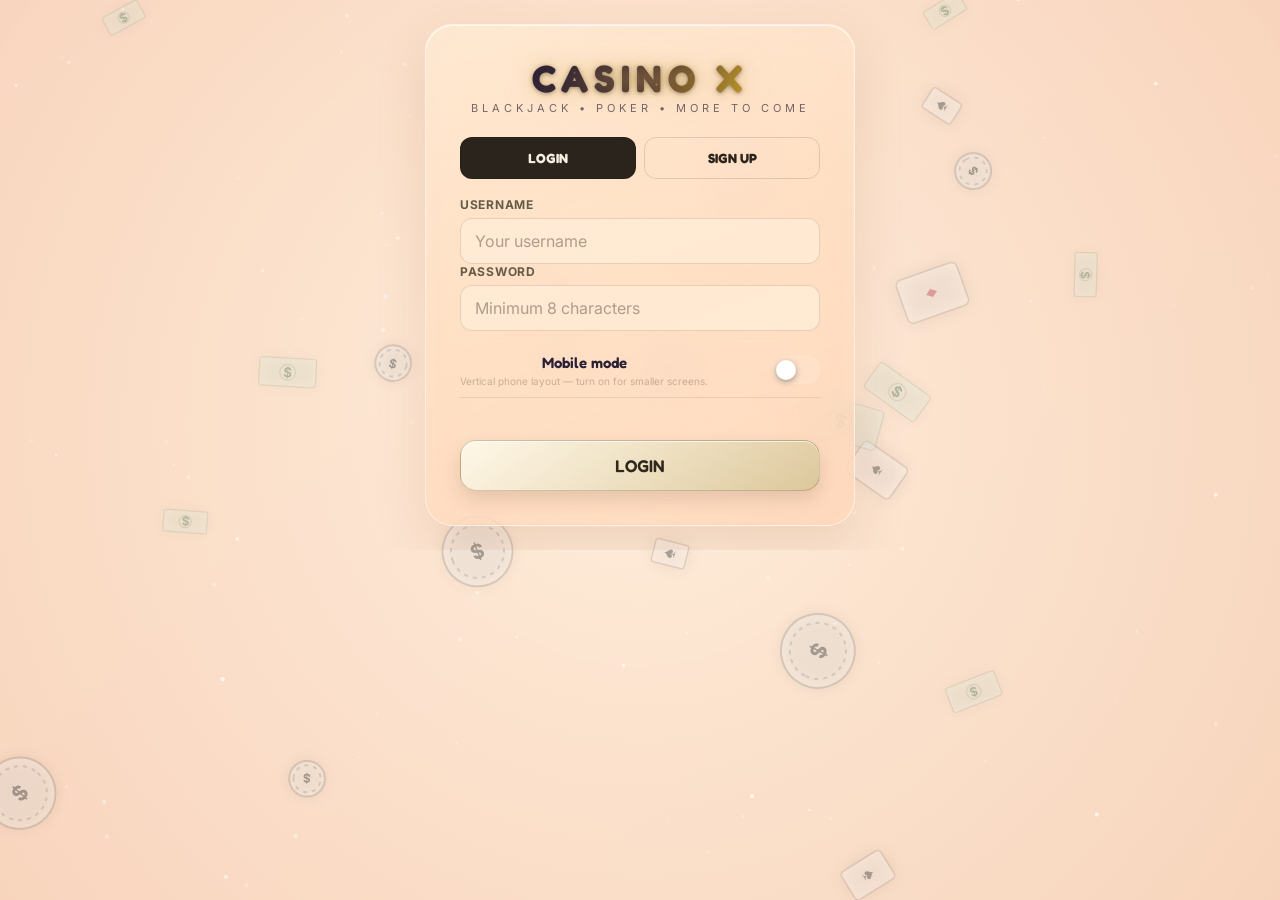
<file: public/index.html>
<!DOCTYPE html>
<html lang="en">
<head>
<meta charset="UTF-8" />
<meta name="viewport" content="width=device-width, initial-scale=1, maximum-scale=1, user-scalable=no, viewport-fit=cover" />
<title>Casino X — Free Multiplayer Blackjack & Poker</title>
<meta name="description" content="Casino X is a free multiplayer online casino game. Play Blackjack and Poker with friends — no real money, no downloads, just fun." />
<link rel="icon" type="image/svg+xml" href="favicon.svg" />
<link rel="manifest" href="/manifest.json" />
<meta name="mobile-web-app-capable" content="yes" />
<meta name="apple-mobile-web-app-capable" content="yes" />
<meta name="apple-mobile-web-app-status-bar-style" content="black-translucent" />
<meta name="apple-mobile-web-app-title" content="Casino X" />
<link rel="apple-touch-icon" href="/icon-512.svg" />
<meta name="theme-color" content="#0f1923" />

<!-- Google Search Console Verification -->
<meta name="google-site-verification" content="JapUYZPjwsDneY521H2QCBb39EGTPF9cxUy9HMbVFbI" />

<!-- Open Graph: social sharing previews (WhatsApp, Discord, Twitter etc) -->
<meta property="og:type" content="website" />
<meta property="og:url" content="https://blackjack-multiplayer-u38p.onrender.com/" />
<meta property="og:title" content="Casino X — Free Multiplayer Blackjack & Poker" />
<meta property="og:description" content="Play free multiplayer Blackjack and Poker online with friends. No real money, no downloads — just jump in and play." />
<meta property="og:image" content="https://blackjack-multiplayer-u38p.onrender.com/og-image.svg" />
<meta name="twitter:card" content="summary_large_image" />
<meta name="twitter:title" content="Casino X — Free Multiplayer Blackjack & Poker" />
<meta name="twitter:description" content="Play free multiplayer Blackjack and Poker online with friends. No real money, no downloads — just jump in and play." />
<meta name="twitter:image" content="https://blackjack-multiplayer-u38p.onrender.com/og-image.svg" />

<!-- Google tag (gtag.js) -->
<script async src="https://www.googletagmanager.com/gtag/js?id=G-WKNHNXPC42"></script>
<script>
  window.dataLayer = window.dataLayer || [];
  function gtag(){dataLayer.push(arguments);}
  gtag('js', new Date());
  gtag('config', 'G-WKNHNXPC42');
</script>
<link rel="preconnect" href="https://fonts.googleapis.com">
<link rel="preconnect" href="https://fonts.gstatic.com" crossorigin>
<link href="https://fonts.googleapis.com/css2?family=Fredoka:wght@500;600;700&family=Inter:wght@400;600;700&display=swap" rel="stylesheet">
<link rel="stylesheet" href="style.css" />
<link rel="stylesheet" href="poker.css" />
<script async src="https://pagead2.googlesyndication.com/pagead/js/adsbygoogle.js?client=ca-pub-4526604443102763" crossorigin="anonymous"></script>
</head>
<body>
<!-- Google Tag Manager (noscript): replace GTM-XXXXXXX with your real ID -->
<!-- <noscript><iframe src="https://www.googletagmanager.com/ns.html?id=GTM-XXXXXXX" height="0" width="0" style="display:none;visibility:hidden"></iframe></noscript> -->

<canvas id="bg-canvas" aria-hidden="true"></canvas>

<!-- ================================================================
     DESKTOP SIDE AD RAILS
     6 unique AdSense units on the LEFT
     6 unique AdSense units on the RIGHT
     These sit outside the 430px Mobile Mode game area.
     ================================================================ -->
<div id="mobile-ad-rails" aria-label="Advertisements">

  <!-- ==================== LEFT AD RAIL ==================== -->
  <aside class="mobile-ad-rail mobile-ad-rail-left" aria-label="Left advertisements">

    <div class="mobile-ad-slot">
      <ins class="adsbygoogle"
           style="display:inline-block;width:300px;height:250px"
           data-ad-client="ca-pub-4526604443102763"
           data-ad-slot="6060361442"></ins>
      <script>(adsbygoogle = window.adsbygoogle || []).push({});</script>
    </div>

    <div class="mobile-ad-slot">
      <ins class="adsbygoogle"
           style="display:inline-block;width:300px;height:250px"
           data-ad-client="ca-pub-4526604443102763"
           data-ad-slot="4765988897"></ins>
      <script>(adsbygoogle = window.adsbygoogle || []).push({});</script>
    </div>

    <div class="mobile-ad-slot">
      <ins class="adsbygoogle"
           style="display:inline-block;width:300px;height:250px"
           data-ad-client="ca-pub-4526604443102763"
           data-ad-slot="6196444463"></ins>
      <script>(adsbygoogle = window.adsbygoogle || []).push({});</script>
    </div>

    <div class="mobile-ad-slot">
      <ins class="adsbygoogle"
           style="display:inline-block;width:300px;height:250px"
           data-ad-client="ca-pub-4526604443102763"
           data-ad-slot="2934032471"></ins>
      <script>(adsbygoogle = window.adsbygoogle || []).push({});</script>
    </div>

    <div class="mobile-ad-slot">
      <ins class="adsbygoogle"
           style="display:inline-block;width:300px;height:250px"
           data-ad-client="ca-pub-4526604443102763"
           data-ad-slot="4574417202"></ins>
      <script>(adsbygoogle = window.adsbygoogle || []).push({});</script>
    </div>

    <div class="mobile-ad-slot">
      <ins class="adsbygoogle"
           style="display:inline-block;width:300px;height:250px"
           data-ad-client="ca-pub-4526604443102763"
           data-ad-slot="1948253867"></ins>
      <script>(adsbygoogle = window.adsbygoogle || []).push({});</script>
    </div>

  </aside>

  <!-- ==================== RIGHT AD RAIL ==================== -->
  <aside class="mobile-ad-rail mobile-ad-rail-right" aria-label="Right advertisements">

    <div class="mobile-ad-slot">
      <ins class="adsbygoogle"
           style="display:inline-block;width:300px;height:250px"
           data-ad-client="ca-pub-4526604443102763"
           data-ad-slot="2935856303"></ins>
      <script>(adsbygoogle = window.adsbygoogle || []).push({});</script>
    </div>

    <div class="mobile-ad-slot">
      <ins class="adsbygoogle"
           style="display:inline-block;width:300px;height:250px"
           data-ad-client="ca-pub-4526604443102763"
           data-ad-slot="7910298033"></ins>
      <script>(adsbygoogle = window.adsbygoogle || []).push({});</script>
    </div>

    <div class="mobile-ad-slot">
      <ins class="adsbygoogle"
           style="display:inline-block;width:300px;height:250px"
           data-ad-client="ca-pub-4526604443102763"
           data-ad-slot="4823653044"></ins>
      <script>(adsbygoogle = window.adsbygoogle || []).push({});</script>
    </div>

    <div class="mobile-ad-slot">
      <ins class="adsbygoogle"
           style="display:inline-block;width:300px;height:250px"
           data-ad-client="ca-pub-4526604443102763"
           data-ad-slot="5228294370"></ins>
      <script>(adsbygoogle = window.adsbygoogle || []).push({});</script>
    </div>

    <div class="mobile-ad-slot">
      <ins class="adsbygoogle"
           style="display:inline-block;width:300px;height:250px"
           data-ad-client="ca-pub-4526604443102763"
           data-ad-slot="2005918013"></ins>
      <script>(adsbygoogle = window.adsbygoogle || []).push({});</script>
    </div>

    <div class="mobile-ad-slot">
      <ins class="adsbygoogle"
           style="display:inline-block;width:300px;height:250px"
           data-ad-client="ca-pub-4526604443102763"
           data-ad-slot="5921112297"></ins>
      <script>(adsbygoogle = window.adsbygoogle || []).push({});</script>
    </div>

  </aside>
</div>

<div id="app">

  <!-- ==================== ACCOUNT SCREEN ==================== -->
  <div id="screen-join" class="screen active">
    <div class="auth-card">
      <div class="auth-logo">CASINO X</div>
      <div class="auth-sub">BLACKJACK • POKER • MORE TO COME</div>
      <div class="auth-tabs">
        <button class="auth-tab active" id="tab-login">LOGIN</button>
        <button class="auth-tab" id="tab-signup">SIGN UP</button>
      </div>
      <div id="auth-form">
        <div class="field"><label>Username</label><input id="auth-username" type="text" maxlength="16" autocomplete="username" placeholder="Your username"></div>
        <div class="field"><label>Password</label><input id="auth-password" type="password" minlength="8" autocomplete="current-password" placeholder="Minimum 8 characters"></div>
        <div class="field hidden" id="confirm-wrap"><label>Confirm password</label><input id="auth-confirm" type="password" minlength="8" autocomplete="new-password" placeholder="Repeat your password"></div>
        <div class="settings-row auth-mobile-row">
          <div><label>Mobile mode</label><small class="settings-help">Vertical phone layout — turn on for smaller screens.</small></div>
          <div class="toggle" id="toggle-mobile-auth"><div class="toggle-knob"></div></div>
        </div>
        <div class="auth-error" id="join-error"></div>
        <button class="btn auth-submit" id="btn-auth">LOGIN</button>
        <p class="tos-notice hidden" id="tos-notice">
          By clicking Sign Up, you agree to our
          <a href="#" id="tos-link" class="tos-link">Terms of Service</a>
          and confirm you are 18 years of age or older.
        </p>
      </div>

  <!-- ==================== TERMS OF SERVICE MODAL ==================== -->
  <div id="tos-modal" class="tos-overlay hidden" aria-hidden="true" role="dialog" aria-modal="true" aria-labelledby="tos-title">
    <div class="tos-modal-box">
      <div class="tos-modal-header">
        <span class="tos-modal-logo">♠</span>
        <h2 class="tos-modal-title" id="tos-title">Terms of Service</h2>
        <button class="tos-close-btn" id="tos-close" aria-label="Close">✕</button>
      </div>
      <div class="tos-modal-body">

        <div class="tos-section">
          <h3>⚠️ Disclaimer — No Real Money</h3>
          <p>Casino X is a <strong>free-to-play entertainment game only</strong>. No real money is ever wagered, won, or lost on this platform. All in-game chips and virtual currency are purely fictional and have <strong>absolutely no real-world monetary value</strong>. They cannot be exchanged, withdrawn, or redeemed for cash, prizes, or any goods or services. Casino X is not a gambling platform and does not offer real-money gaming of any kind.</p>
        </div>

        <div class="tos-section">
          <h3>🔞 Age Requirement</h3>
          <p>You must be <strong>18 years of age or older</strong> to create an account and use Casino X. By signing up, you confirm that you meet this age requirement. Casino X is not intended for use by minors.</p>
        </div>

        <div class="tos-section">
          <h3>📋 Account Rules</h3>
          <p>Your account is for personal use only. You agree not to cheat, exploit bugs, use bots or automated tools, harass other players, or attempt to disrupt the game or its servers. Accounts found in violation of these rules may be suspended or permanently banned without notice.</p>
        </div>

        <div class="tos-section">
          <h3>⚙️ Our Rights</h3>
          <p>Casino X reserves the right to modify, suspend, or discontinue the game or any of its features at any time without notice. We may also update these Terms of Service at any time. Continued use of the platform after changes constitutes your acceptance of the revised terms.</p>
        </div>

        <div class="tos-section">
          <h3>🛡️ Limitation of Liability</h3>
          <p>Casino X is provided "as is" without warranties of any kind. We make no guarantees regarding uptime, availability, or the persistence of account data or virtual currency balances. We are not liable for any loss of virtual items, account access, or any other damages arising from your use of the platform.</p>
        </div>

        <div class="tos-section">
          <h3>🔒 Privacy</h3>
          <p>Casino X only stores your username and a securely hashed password. We do not collect, sell, or share any personal information. No tracking cookies or analytics tools are used on this platform.</p>
        </div>

      </div>
      <div class="tos-modal-footer">
        <button class="btn auth-submit" id="tos-close-btn" onclick="document.getElementById('tos-modal').classList.add('hidden')">Got it — Close</button>
      </div>
    </div>
  </div>
      <div id="room-form" class="hidden">
        <div class="casino-home">
          <button type="button" class="update-log-btn" id="btn-update-log" title="Update Log" aria-label="Update Log">
            <span class="ul-icon" aria-hidden="true">📓</span>
            <span class="ul-badge" id="update-log-badge">1</span>
          </button>
          <div class="casino-brand">CASINO X</div>
          <div class="welcome-user" id="welcome-user"></div>
          <div class="menu-level" id="menu-level">LEVEL 1 • ROOKIE</div>
          <div class="menu-balance" id="menu-balance">$5,000</div>
          <div class="menu-xp" id="menu-xp">0 XP</div>
          <div class="game-picker-title">CHOOSE YOUR GAME</div>
          <div class="game-picker">
            <button class="game-card game-card-featured" id="game-blackjack" type="button"><span class="game-card-icon">♠</span><span class="game-card-name">BLACKJACK</span><span class="game-card-desc">MULTIPLAYER TABLES</span><span class="game-card-action">PLAY</span></button>
            <button class="game-card game-card-poker" id="game-poker" type="button"><span class="game-card-icon">♠</span><span class="game-card-name">POKER</span><span class="game-card-desc">MULTIPLAYER TEXAS HOLD'EM</span><span class="game-card-action">PLAY</span></button>
            <button class="game-card game-card-disabled" id="game-coming-soon" type="button" disabled><span class="game-card-icon">✦</span><span class="game-card-name">COMING SOON</span><span class="game-card-desc">THE NEXT TABLE</span><span class="game-card-action">LOCKED</span></button>
          </div>
          <div class="live-presence" id="live-presence" title="Players online right now">
            <div class="presence-glow"></div>
            <div class="presence-row"><span class="presence-dot"></span><strong class="presence-count">0</strong><span>online</span></div>
            <div class="presence-row sub"><strong>0</strong><span>in tables</span></div>
          </div>
          <div class="home-tools">
            <button class="btn secondary" id="btn-profile">PROFILE</button>
            <button class="btn secondary" id="btn-store">STORE</button>
            <button class="btn secondary" id="btn-season">SEASON 2</button>
            <button class="btn secondary" id="btn-friends">FRIENDS</button>
            <button class="btn secondary" id="btn-rankings">HIGH ROLLERS</button>
            <button class="btn secondary" id="btn-daily-home">DAILY</button>
          </div>
          <div class="home-footer"><button class="icon-btn menu-settings" id="btn-settings-menu" type="button" aria-label="Settings" title="Settings">⚙</button><button class="btn ghost-btn" id="btn-logout">LOG OUT</button></div>
          <div class="hidden" aria-hidden="true"><button id="btn-play"></button><button id="btn-stats"></button><button id="btn-achievements"></button><button id="btn-daily"></button></div>
        </div>
      </div>
    </div>
  </div>

  <!-- ==================== TABLE LOBBY SCREEN ==================== -->
  <div id="screen-lobby" class="screen">
    <div class="auth-card lobby-card">
      <div class="main-menu-title">BLACKJACK</div>
      <div class="auth-sub">JOIN A TABLE</div>
      <div class="lobby-divider"><span>PUBLIC TABLES</span><i></i></div>
      <div id="public-table-list" class="public-table-list"></div>
      <div class="lobby-or"><span>OR</span></div>
      <div class="field compact-field"><label>PRIVATE TABLE CODE</label><input id="input-room" type="text" maxlength="12" placeholder="Enter a table code" autocomplete="off"></div>
      <div class="auth-error" id="room-error"></div>
      <div class="field compact-field" style="margin-top:8px">
        <label>TABLE SIZE (PLAYERS)</label>
        <select id="bj-max-players" class="table-size-select">
          <option value="2">2 Players</option>
          <option value="3">3 Players</option>
          <option value="4">4 Players</option>
          <option value="5" selected>5 Players</option>
          <option value="6">6 Players</option>
          <option value="7">7 Players</option>
          <option value="8">8 Players</option>
          <option value="9">9 Players</option>
          <option value="10">10 Players</option>
        </select>
      </div>
      <div class="field compact-field" style="margin-top:8px">
        <label>TABLE PIN (OPTIONAL — 4 DIGITS)</label>
        <input id="bj-table-pin" type="password" inputmode="numeric" maxlength="4" pattern="[0-9]*" placeholder="Leave blank for public" autocomplete="off" class="pin-input">
        <small class="settings-help">Set a PIN to lock the table. Joiners must enter the same PIN.</small>
      </div>
      <div class="field compact-field hidden" id="bj-join-pin-wrap" style="margin-top:8px">
        <label>ENTER TABLE PIN</label>
        <input id="bj-join-pin" type="password" inputmode="numeric" maxlength="4" pattern="[0-9]*" placeholder="4-digit PIN" autocomplete="off" class="pin-input">
      </div>
      <div class="lobby-actions"><button class="btn auth-submit menu-primary" id="btn-create-public">CREATE TABLE</button><button class="btn secondary auth-submit" id="btn-join-table">JOIN PRIVATE TABLE</button><button class="btn secondary auth-submit" id="btn-spectate-table">SPECTATE</button></div>
      <button class="btn secondary auth-submit" id="btn-back-menu">BACK TO CASINO</button>
    </div>
  </div>

  
  <!-- ==================== POKER LOBBY ==================== -->
  <div id="screen-poker-lobby" class="screen">
    <div class="auth-card lobby-card poker-lobby-card">
      <div class="poker-mark">♠</div>
      <div class="main-menu-title">POKER</div>
      <div class="auth-sub">MULTIPLAYER TEXAS HOLD'EM</div>
      <div id="poker-table-list" class="public-table-list"></div>
      <div class="field compact-field"><label>PRIVATE TABLE CODE</label><input id="poker-room" maxlength="12" placeholder="Enter a table code" autocomplete="off"></div>
      <div class="auth-error" id="poker-room-error"></div>
      <div class="field compact-field" style="margin-top:8px">
        <label>TABLE SIZE (PLAYERS)</label>
        <select id="poker-max-players" class="table-size-select">
          <option value="2">2 Players</option>
          <option value="3">3 Players</option>
          <option value="4">4 Players</option>
          <option value="5">5 Players</option>
          <option value="6" selected>6 Players</option>
        </select>
      </div>
      <div class="field compact-field" style="margin-top:8px">
        <label>TABLE BUY-IN (HOST SETS THIS)</label>
        <select id="poker-create-buyin" class="table-size-select">
          <option value="500">$500</option>
          <option value="1000" selected>$1,000</option>
          <option value="2500">$2,500</option>
          <option value="5000">$5,000</option>
          <option value="10000">$10,000</option>
          <option value="25000">$25,000</option>
        </select>
        <small class="settings-help">Players bring this amount of Casino X cash to the table. Bank keeps the rest. All-in only risks the table stack.</small>
      </div>
      <div class="field compact-field" style="margin-top:8px">
        <label>TABLE PIN (OPTIONAL — 4 DIGITS)</label>
        <input id="poker-table-pin" type="password" inputmode="numeric" maxlength="4" pattern="[0-9]*" placeholder="Leave blank for public" autocomplete="off" class="pin-input">
      </div>
      <div class="field compact-field hidden" id="poker-join-pin-wrap" style="margin-top:8px">
        <label>ENTER TABLE PIN</label>
        <input id="poker-join-pin" type="password" inputmode="numeric" maxlength="4" pattern="[0-9]*" placeholder="4-digit PIN" autocomplete="off" class="pin-input">
      </div>
      <div class="lobby-actions">
        <button class="btn auth-submit menu-primary" id="btn-poker-create">CREATE TABLE</button>
        <button class="btn secondary auth-submit" id="btn-poker-join">JOIN PRIVATE TABLE</button><button class="btn secondary auth-submit" id="btn-poker-spectate">SPECTATE</button>
      </div>
      <button class="btn secondary auth-submit" id="btn-poker-back">BACK TO CASINO</button>
    </div>
  </div>

  <!-- ==================== POKER TABLE ==================== -->
  <div id="screen-poker" class="screen">
    <div class="top-bar">
      <div class="top-left">
        <div class="profile-chip"><div class="chip-avatar" id="poker-profile-avatar">?</div><span id="poker-profile-name">PLAYER</span><span class="balance-chip" id="poker-balance">$0</span></div>
        <div class="room-chip" id="poker-room-chip">POKER</div>
        <span class="room-chip" id="poker-player-count">0/6</span>
        <span class="room-chip" id="poker-status">WAITING</span>
        <span class="room-chip" id="poker-street">—</span>
      </div>
      <div class="top-actions">
        <button class="icon-btn help-glow" id="poker-help" aria-label="How to play Poker" title="How to play">?</button>
        <button class="icon-btn hidden" id="poker-host" aria-label="Host controls">♛</button>
        <button class="icon-btn hidden" id="poker-bots" aria-label="Add bots" title="Add bots">🤖</button>
        <button class="icon-btn table-admin-btn" id="poker-admin" aria-label="Admin controls">ADMIN</button>
        <button class="icon-btn" id="poker-settings" aria-label="Settings">⚙</button>
      </div>
    </div>
    <div class="spectator-panel hidden" id="poker-spectator-panel">
      <div class="spec-title">SPECTATORS</div>
      <div class="spec-list" id="poker-spectator-list"></div>
      <button class="btn secondary spec-sit hidden" id="btn-poker-sit-down">TAKE SEAT</button>
    </div>
    <div class="poker-table-shell">
      <div class="poker-felt" id="poker-felt">
        <div class="poker-winners" id="poker-winners"></div>
        <div class="poker-community" id="poker-community"></div>
        <div class="poker-pot-area" id="poker-pot-area">
          <div class="poker-chip-pile" id="poker-chip-pile" aria-hidden="true"></div>
          <div class="poker-pot-display" id="poker-pot">POT $0</div>
        </div>
        <div class="poker-hole-row hidden" id="poker-hole"></div>
        <div class="poker-hole-hand hidden" id="poker-hole-hand"></div>
        <!-- Seats live inside the felt so the table itself owns the seating layout. -->
        <div class="poker-seats-row" id="poker-seats"></div>
      </div>
      <div class="poker-actions" id="poker-actions">
        <button class="btn poker-act" id="poker-fold" disabled>FOLD</button>
        <button class="btn poker-act" id="poker-check" disabled>CHECK</button>
        <button class="btn poker-act" id="poker-call" disabled>CALL</button>
        <button class="btn poker-act" id="poker-bet" disabled>BET</button>
        <button class="btn poker-act" id="poker-raise" disabled>RAISE</button>
        <button class="btn poker-act allin" id="poker-allin" disabled>ALL-IN</button>
      </div>
      <div class="poker-bet-input hidden" id="poker-bet-row">
        <input type="number" id="poker-bet-amount" min="0" step="25" placeholder="Amount">
        <button class="btn" id="poker-bet-confirm">CONFIRM</button>
        <button class="btn secondary" id="poker-bet-cancel">CANCEL</button>
      </div>
      <div class="poker-table-msg" id="poker-table-msg"></div>
      <div class="poker-buyin-bar hidden" id="poker-buyin-bar"></div>
      <div class="poker-table-footer">
        <button class="btn menu-primary" id="btn-poker-start-hand">START HAND</button>
        <button class="btn secondary" id="btn-poker-cashout">SIT OUT</button>
        <button class="btn secondary" id="btn-poker-leave">LEAVE TABLE</button>
      </div>
    </div>
  </div>

<!-- ==================== TABLE SCREEN ==================== -->
  <div id="screen-table" class="screen">
    <div class="top-bar">
      <div class="top-left">
        <div class="profile-chip"><div class="chip-avatar" id="table-profile-avatar">?</div><span id="profile-name">PLAYER</span><span class="balance-chip" id="balance-chip">$0</span><button class="refresh-btn" id="btn-refresh-balance" title="Refresh balance">↻</button></div>
        <div class="room-chip" id="room-chip">TABLE</div>
      </div>
      <div class="top-actions"><button class="icon-btn help-glow" id="bj-help" aria-label="How to play Blackjack" title="How to play">?</button><button class="icon-btn hidden" id="btn-host" aria-label="Host controls">♛</button><button class="icon-btn table-admin-btn" id="btn-admin-table" aria-label="Admin controls">ADMIN</button><button class="icon-btn" id="btn-settings" aria-label="Settings">⚙</button></div>
    </div>

    <div class="spectator-panel hidden" id="spectator-panel">
      <div class="spec-title">SPECTATORS</div>
      <div class="spec-list" id="spectator-list"></div>
      <button class="btn secondary spec-sit hidden" id="btn-sit-down">TAKE SEAT</button>
    </div>
    <div class="table-wrap" id="table-wrap">
      <canvas id="fx-canvas"></canvas>
      <div id="flash"></div>

      <div class="felt-table" id="felt-table">
        <div class="table-rules">BLACKJACK PAYS 3:2 &nbsp;•&nbsp; DEALER STANDS ON 17</div>

        <div class="shoe" id="shoe">
          <div class="card-back"></div>
          <div class="card-back"></div>
          <div class="card-back"></div>
          <div class="shoe-label">SHOE</div>
        </div>

        <div class="dealer-area">
          <div class="seat-label">DEALER</div>
          <div class="hand-value" id="dealer-value"></div>
          <div class="hand" id="dealer-hand"></div>
        </div>

        <div class="seats-ring" id="seats-row"></div>
      </div>

      <div id="turn-banner-slot"></div>
    </div>

    <!-- Betting controls -->
    <div class="control-dock" id="betting-dock">
      <div class="bet-hint" id="bet-hint">Tap a chip to build your bet</div>
      <div class="chip-row" id="chip-row"></div>
      <div class="bet-row">
        <button class="btn panel-btn" id="btn-clear">CLEAR</button>
        <div class="bet-amount" id="bet-amount">$0</div>
        <button class="btn secondary" id="btn-allin">ALL IN</button>
      </div>
      <button class="btn good" id="btn-ready">READY</button>
    </div>

    <!-- Action controls (hit/stand/double) -->
    <div class="control-dock hidden" id="action-dock">
      <div class="action-row">
        <button class="btn" id="btn-hit">HIT</button>
        <button class="btn good" id="btn-stand">STAND</button>
        <button class="btn secondary" id="btn-double">DOUBLE</button>
        <button class="btn" id="btn-split" disabled>SPLIT</button>
      </div>
    </div>

    <!-- Waiting / spectating note -->
    <div class="control-dock hidden" id="waiting-dock">
      <div class="waiting-note" id="waiting-note">Waiting…</div>
    </div>

    <div class="chat-panel" id="chat-panel">
      <div class="chat-head"><span>TABLE CHAT</span><div><button class="chat-close" id="btn-chat-mute" type="button">🔊</button><button class="chat-close" id="btn-chat-toggle" type="button">×</button></div></div>
      <div class="chat-messages" id="chat-messages"></div>
      <div class="chat-emoji-bar hidden" id="chat-emoji-bar"></div>
      <div class="reaction-bar" id="reaction-bar" title="React to the table">
        <button type="button" class="reaction-btn" data-emoji="👏">👏</button>
        <button type="button" class="reaction-btn" data-emoji="🔥">🔥</button>
        <button type="button" class="reaction-btn" data-emoji="💀">💀</button>
        <button type="button" class="reaction-btn" data-emoji="😂">😂</button>
      </div>
      <div class="chat-compose">
        <button type="button" class="chat-emoji-btn" id="btn-chat-emoji" title="Emoji">😀</button>
        <input id="chat-input" maxlength="280" placeholder="Message… emoji &amp; GIF links ok" autocomplete="off">
        <button class="btn" id="btn-chat-send" type="button">SEND</button>
      </div>
    </div>

    <button class="chat-float" id="btn-chat-open" type="button">CHAT</button>
    <button class="history-float" id="btn-history-open" type="button">HISTORY</button>
    <div class="side-pot-panel hidden" id="side-pot-panel"></div>
    <div class="spec-bet-panel hidden" id="spec-bet-panel">
      <div class="spec-bet-title">SPECTATOR BET</div>
      <select id="spec-bet-target" class="admin-select"></select>
      <input id="spec-bet-amount" type="number" min="10" max="50000" placeholder="Amount" class="admin-number">
      <button class="btn" id="btn-spec-bet" type="button">BET 2×</button>
    </div>
    <div class="announce-banner hidden" id="announce-banner"></div>
    <button class="admin-float hidden" id="btn-admin-float">ADMIN</button>
  </div>

  <div class="overlay" id="profile-overlay">
    <div class="overlay-card progress-card">
      <div class="overlay-title">PLAYER PROFILE</div>
      <div class="profile-hero" id="profile-hero"></div>
      <div class="section-mini-title">WEALTH</div><div id="profile-wealth-summary" class="profile-wealth-summary"></div><div class="section-mini-title">PROFILE FLEX</div><div id="profile-flex-summary"></div><div class="section-mini-title">AVATAR</div>
      <div class="avatar-editor">
        <div class="avatar-preview" id="avatar-preview">?</div>
        <div class="avatar-presets" id="avatar-presets"></div>
        <label class="avatar-upload-btn btn secondary">
          UPLOAD IMAGE
          <input type="file" id="avatar-upload" accept="image/*" hidden />
        </label>
        <button class="btn secondary" id="btn-avatar-reset" type="button">USE INITIAL</button>
      </div>
      <div class="profile-stats-grid" id="profile-stats-grid"></div>
      <div class="section-mini-title">FRIENDS</div>
      <div id="profile-friends" class="friend-list"></div>
      <div class="section-mini-title">ACCOUNT</div>
      <div class="profile-account-panel">
        <div class="field compact-field">
          <label>CHANGE USERNAME</label>
          <input id="profile-new-username" maxlength="16" placeholder="New username" autocomplete="off">
          <input id="profile-user-password" type="password" placeholder="Current password" autocomplete="current-password">
          <button class="btn secondary" id="btn-change-username" type="button">UPDATE USERNAME</button>
        </div>
        <div class="field compact-field">
          <label>CHANGE PASSWORD</label>
          <input id="profile-cur-password" type="password" placeholder="Current password" autocomplete="current-password">
          <input id="profile-new-password" type="password" placeholder="New password (min 8)" autocomplete="new-password">
          <button class="btn secondary" id="btn-change-password" type="button">UPDATE PASSWORD</button>
        </div>
        <div class="field compact-field profile-danger">
          <label>DELETE ACCOUNT</label>
          <input id="profile-delete-password" type="password" placeholder="Current password to confirm" autocomplete="current-password">
          <button class="btn" id="btn-delete-account" type="button" style="background:#8b1e2d;color:#fff">DELETE ACCOUNT</button>
        </div>
        <div class="auth-error" id="profile-account-error"></div>
        <div class="auth-ok hidden" id="profile-account-ok" style="color:#6ee7b7;font-size:12px;margin-top:6px"></div>
      </div>
      <button class="btn panel-btn" id="btn-profile-close">CLOSE</button>
    </div>
  </div>

  <div class="overlay" id="friends-overlay">
    <div class="overlay-card progress-card">
      <div class="overlay-title">FRIENDS</div>
      <div class="friend-add"><input id="friend-username" maxlength="16" placeholder="Username"><button class="btn" id="btn-add-friend">ADD</button></div>
      <div class="auth-error" id="friends-error"></div>
      <div class="friends-section-title">REQUESTS</div><div id="friends-requests" class="friends-list"></div><div class="friends-section-title">FRIENDS</div><div id="friends-list" class="friend-list"></div>
      <button class="btn panel-btn" id="btn-friends-close">CLOSE</button>
    </div>
  </div>

  <!-- ==================== PROGRESS OVERLAYS ==================== -->
  <div class="overlay" id="stats-overlay">
    <div class="overlay-card progress-card">
      <div class="overlay-title">PLAYER STATS</div>
      <div class="progress-hero" id="stats-hero"></div>
      <div class="stats-grid" id="stats-grid"></div>
      <button class="btn panel-btn" id="btn-stats-close">CLOSE</button>
    </div>
  </div>

  <div class="overlay" id="leaderboard-overlay">
    <div class="overlay-card progress-card leaderboard-card">
      <div class="overlay-title">HIGH ROLLERS</div>
      <div class="auth-sub" style="margin-bottom:10px">RICHEST PLAYERS • UPDATES EVERY 20 MIN</div>
      <div class="rank-tabs" id="rank-tabs">
        <button class="rank-tab active" data-rank="balance">BALANCE</button><button class="rank-tab" data-rank="netWorth">NET WORTH</button>
        <button class="rank-tab" data-rank="wins">WINS</button>
        <button class="rank-tab" data-rank="blackjacks">BLACKJACKS</button>
        <button class="rank-tab" data-rank="winRate">WIN RATE</button>
        <button class="rank-tab" data-rank="streak">STREAK</button>
        <button class="rank-tab" data-rank="games">GAMES</button>
      </div>
      <div id="leaderboard-list" class="leaderboard-list"></div>
      <div class="store-section-title" style="margin-top:14px">MOST TIME PLAYED</div>
      <div id="playtime-board" class="playtime-board"></div>
      <button class="btn panel-btn" id="btn-rankings-close">CLOSE</button>
    </div>
  </div>

  <div class="overlay" id="achievements-overlay">
    <div class="overlay-card progress-card">
      <div class="overlay-title">ACHIEVEMENTS</div>
      <div id="achievement-list" class="achievement-list"></div>
      <button class="btn panel-btn" id="btn-achievements-close">CLOSE</button>
    </div>
  </div>

  <div class="overlay" id="daily-overlay">
    <div class="overlay-card progress-card">
      <div class="overlay-title">DAILY HUB</div>
      <div class="daily-reward-box" id="daily-reward-box"></div>
      <div class="section-mini-title">TODAY'S CHALLENGES</div>
      <div id="challenge-list" class="challenge-list"></div>
      <button class="btn panel-btn" id="btn-daily-close">CLOSE</button>
    </div>
  </div>

  <div class="overlay" id="store-overlay" aria-hidden="true">
    <div class="overlay-card progress-card store-card store-redesign store-v3-shell">
      <header class="store-header store-v3-header">
        <div class="store-brand-block">
          <span class="store-kicker">♛ CASINO X</span>
          <h2>STORE</h2>
          <p>Build your collection. Spend big. Make the House yours.</p>
        </div>
        <div class="store-wallet">
          <span>YOUR CHIPS</span>
          <strong id="store-balance">$0</strong>
          <small id="store-vip-status">♛ VIP AVAILABLE</small>
        </div>
      </header>
      <div class="store-v3-layout">
        <aside class="store-sidebar">
          <div class="store-side-label">SHOP</div>
          <nav class="store-tabs" aria-label="Store categories">
            <button class="store-tab active" data-store-tab="all"><b>☆</b><span>Featured</span></button>
            <button class="store-tab" data-store-tab="theme"><b>◈</b><span>Game Cosmetics</span></button>
            <button class="store-tab" data-store-tab="profile"><b>◉</b><span>Profile</span></button>
            <button class="store-tab" data-store-tab="casino"><b>⌂</b><span>Casino</span></button>
            <button class="store-tab" data-store-tab="luxury"><b>◇</b><span>Luxury</span></button>
            <button class="store-tab vip-store-tab" data-store-tab="vip"><b>♛</b><span>VIP</span><em>NEW</em></button>
            <button class="store-tab" data-store-tab="inventory"><b>▣</b><span>Inventory</span></button>
          </nav>
          <div class="store-side-promo">
            <div class="store-side-promo-icon">♛</div>
            <strong>HIGH ROLLER?</strong>
            <span>Luxury items are waiting.</span>
            <button class="store-hero-cta" id="store-hero-browse">EXPLORE</button>
          </div>
        </aside>
        <main class="store-main">
          <div class="store-hero-banner">
            <div class="store-hero-copy">
              <span>CASINO X • PREMIUM COLLECTION</span>
              <strong>THE HOUSE IS YOURS.</strong>
              <small>Rare cosmetics, high-value flex items and VIP benefits.</small>
            </div>
            <div class="store-hero-actions"><button class="store-hero-cta" id="store-hero-browse-main">EXPLORE NOW →</button></div>
          </div>
          <div class="store-content-head">
            <div><span class="store-section-eyebrow">HOUSE COLLECTION</span><strong id="store-results-title">FEATURED ITEMS</strong><small id="store-results-count">0 ITEMS</small></div>
            <button class="store-owned-toggle" id="store-owned-toggle" type="button" aria-pressed="false">SHOW OWNED ONLY</button>
          </div>
          <div id="store-catalog" class="store-catalog" aria-live="polite"></div>
          <div class="store-empty hidden" id="store-empty"><strong>NOTHING HERE YET</strong><span>Try another category.</span></div>
          <footer class="store-footer">
            <div class="store-footer-note"><span>✦</span><span>Buy cards, tables, profile flex, casino furniture and luxury status items with in-game chips.</span></div>
            <button class="btn panel-btn store-close-bottom" id="btn-store-close">CLOSE STORE</button>
          </footer>
        </main>
      </div>
    </div>
  </div>

  <div class="overlay" id="store-purchase-overlay" aria-hidden="true">
    <div class="overlay-card store-purchase-card">
      <div class="store-purchase-visual" id="store-purchase-visual"></div>
      <div class="store-purchase-copy">
        <span id="store-purchase-rarity" class="store-item-rarity"></span>
        <small id="store-purchase-category" class="store-purchase-category"></small>
        <h2 id="store-purchase-name">ITEM</h2>
        <p id="store-purchase-desc">Preview this item before buying.</p>
        <div class="store-purchase-live"><span>HOW IT LOOKS IN GAME</span><div id="store-purchase-game-preview"></div></div>
        <div class="store-purchase-price"><span>PRICE</span><strong id="store-purchase-price">$0</strong></div>
        <div class="store-purchase-actions"><button class="btn" id="store-purchase-buy">BUY NOW</button><button class="btn secondary" id="store-purchase-cancel">CANCEL</button></div>
      </div>
    </div>
  </div>
  <div class="overlay" id="casino-viewer-overlay"><div id="casino-viewer" class="casino-viewer-shell"></div></div>

  <div class="overlay" id="season-overlay">
    <div class="overlay-card progress-card season-card season-crimson-pass">
      <div class="season-art season-art-crimson">
        <div class="season-art-ornament" aria-hidden="true"></div>
        <div class="season-art-copy">
          <span class="season-eyebrow">SEASON 2 • RED CARPET</span>
          <strong>CRIMSON ROYALE</strong>
          <small>DRESS CODE ENFORCED</small>
        </div>
        <div class="season-countdown">
          <span>SEASON ENDS IN</span>
          <strong id="season-countdown">21D 00H 00M</strong>
          <small id="season-season-status">ACTIVE</small>
        </div>
      </div>
      <div class="season-pass-rail">
        <div class="season-pass-label">SEASON PASS</div>
        <div class="season-summary">
          <div><span>SEASONAL XP</span><strong id="season-xp">0 XP</strong></div>
          <div><span>THEME</span><strong>CRIMSON</strong></div>
          <div><span>REWARDS</span><strong>10 TIERS</strong></div>
        </div>
        <div class="season-progress"><div id="season-progress-fill"></div></div>
      </div>
      <div id="season-tier-list" class="season-tier-list"></div>
      <button class="btn panel-btn" id="btn-season-close">CLOSE</button>
    </div>
  </div>

  <!-- ==================== CLAIM OVERLAY ==================== -->
  <div class="overlay" id="claim-overlay">
    <div class="overlay-card claim-card">
      <div class="overlay-title">OUT OF FUNDS</div>
      <div class="claim-icon">💰</div>
      <p>Your balance reached zero. Claim a starter bonus to keep playing.</p>
      <button class="btn" id="btn-claim-100">CLAIM 100</button>
    </div>
  </div>

  <!-- ==================== HELP: POKER ==================== -->
  <div class="overlay" id="help-poker-overlay">
    <div class="overlay-card help-card help-card-fancy">
      <div class="help-hero">
        <div class="help-card-fan" aria-hidden="true">
          <span class="help-mini-card red">A♥</span>
          <span class="help-mini-card">K♠</span>
          <span class="help-mini-card red">Q♦</span>
          <span class="help-mini-card">J♣</span>
        </div>
        <div class="overlay-title">HOW TO PLAY — POKER</div>
        <p class="help-tagline">Texas Hold'em · best five · win the pot</p>
      </div>
      <div class="help-body">
        <h4>Buy-in &amp; your bank</h4>
        <p>The <strong>host sets the table buy-in</strong>. When you sit, that amount moves from your Casino X bank onto the table. The rest stays in your bank. <strong>All-in only risks your table stack</strong> — you stay seated; others can call, raise, or fold.</p>
        <h4>Auto-rebuy</h4>
        <p>Turn on <strong>Auto-rebuy</strong> in Settings. If you bust, the table buy-in is taken from your bank again (or granted if the bank is empty).</p>
        <h4>Bots</h4>
        <p>Hosts can tap the <strong>🤖</strong> button next to Host controls and add 1–5 bots. They use the same buy-in stack.</p>
        <h4>Flow of a hand</h4>
        <ol>
          <li><strong>Preflop</strong> — 2 hole cards each. Betting starts.</li>
          <li><strong>Flop</strong> — 3 community cards.</li>
          <li><strong>Turn</strong> — 1 more card.</li>
          <li><strong>River</strong> — final card. Last betting round.</li>
          <li><strong>Showdown</strong> — best hand wins (or last player standing).</li>
        </ol>
        <h4>Actions</h4>
        <ul>
          <li><strong>Fold</strong> — give up the hand.</li>
          <li><strong>Check</strong> — pass when nothing is owed.</li>
          <li><strong>Call</strong> — match the current bet.</li>
          <li><strong>Bet / Raise</strong> — put more in; others must respond.</li>
          <li><strong>All-In</strong> — bet your entire <em>table</em> stack. You are still in the pot.</li>
        </ul>
        <h4>Hand rankings (best → worst)</h4>
        <ol class="help-hands">
          <li><strong>Royal Flush</strong> — A K Q J 10, same suit</li>
          <li><strong>Straight Flush</strong> — five in a row, same suit</li>
          <li><strong>Four of a Kind</strong></li>
          <li><strong>Full House</strong></li>
          <li><strong>Flush</strong></li>
          <li><strong>Straight</strong></li>
          <li><strong>Three of a Kind</strong></li>
          <li><strong>Two Pair</strong></li>
          <li><strong>One Pair</strong></li>
          <li><strong>High Card</strong></li>
        </ol>
        <p class="help-note">Join mid-hand → spectate until the hand ends, then you can buy in if a seat is free.</p>
      </div>
      <button class="btn panel-btn" id="btn-help-poker-close">GOT IT</button>
    </div>
  </div>

  <!-- ==================== HELP: BLACKJACK ==================== -->
  <div class="overlay" id="help-bj-overlay">
    <div class="overlay-card help-card help-card-fancy">
      <div class="help-hero">
        <div class="help-card-fan" aria-hidden="true">
          <span class="help-mini-card">A♠</span>
          <span class="help-mini-card red">10♥</span>
          <span class="help-mini-card">K♣</span>
          <span class="help-mini-card red">7♦</span>
        </div>
        <div class="overlay-title">HOW TO PLAY — BLACKJACK</div>
        <p class="help-tagline">Beat the dealer · don't bust · 21 is king</p>
      </div>
      <div class="help-body">
        <h4>Goal</h4>
        <p>Get closer to <strong>21</strong> than the dealer without going over.</p>
        <h4>Card values</h4>
        <ul>
          <li>Number cards = face value</li>
          <li>J, Q, K = 10</li>
          <li>Ace = 1 or 11 (whichever helps)</li>
        </ul>
        <h4>Your actions</h4>
        <ul>
          <li><strong>Hit</strong> — take another card</li>
          <li><strong>Stand</strong> — keep your total</li>
          <li><strong>Double</strong> — double the bet, take exactly one card</li>
          <li><strong>Split</strong> — pair → two hands (when offered)</li>
        </ul>
        <h4>Dealer</h4>
        <p>Hits on 16 or less, stands on 17+.</p>
        <h4>Blackjack</h4>
        <p>Ace + 10 on the first two cards pays <strong>3:2</strong> (if the dealer does not also have blackjack).</p>
        <p class="help-note">Join mid-round → spectate until the next betting phase, then take a seat. Use the glowing <strong>?</strong> anytime for this guide.</p>
      </div>
      <button class="btn panel-btn" id="btn-help-bj-close">GOT IT</button>
    </div>
  </div>

  <!-- ==================== BOTS OVERLAY ==================== -->
  <div class="overlay" id="bots-overlay">
    <div class="overlay-card bots-card">
      <div class="overlay-title">ADD BOTS</div>
      <p class="settings-help" style="margin:0 0 12px">Bots play with the table buy-in stack. Mid-hand they spectate, then sit when the hand ends.</p>
      <div class="field compact-field">
        <label>HOW MANY BOTS</label>
        <select id="bots-count" class="table-size-select">
          <option value="1" selected>1 Bot</option>
          <option value="2">2 Bots</option>
          <option value="3">3 Bots</option>
          <option value="4">4 Bots</option>
          <option value="5">5 Bots</option>
        </select>
      </div>
      <button class="btn menu-primary" id="btn-bots-add" type="button">ADD BOTS</button>
      <button class="btn panel-btn" id="btn-bots-close" type="button">CLOSE</button>
    </div>
  </div>

  <!-- ==================== HOST OVERLAY ==================== -->
  <div class="overlay" id="host-overlay">
    <div class="overlay-card">
      <div class="overlay-title">HOST CONTROLS</div>
      <div class="settings-row">
        <div><label>Double Cash</label><small class="settings-help">All cash rewards at this table are doubled while active. Visible to all players.</small></div>
        <div class="toggle" id="toggle-double-cash"><div class="toggle-knob"></div></div>
      </div>
      <div class="field compact-field" id="host-poker-buyin-wrap" style="margin-top:10px">
        <label>TABLE BUY-IN</label>
        <div style="display:flex;gap:8px;align-items:center;flex-wrap:wrap">
          <select id="host-poker-buyin" class="table-size-select" style="flex:1">
            <option value="500">$500</option>
            <option value="1000">$1,000</option>
            <option value="2500">$2,500</option>
            <option value="5000">$5,000</option>
            <option value="10000">$10,000</option>
            <option value="25000">$25,000</option>
          </select>
          <button class="btn secondary" id="btn-host-set-buyin" type="button">SET</button>
        </div>
        <small class="settings-help">Only applies to new buy-ins. All-in risks table stack only — never kicks you out.</small>
      </div>
      <div id="host-list" class="host-list"></div>
      <button class="btn panel-btn" id="btn-host-close">CLOSE</button>
    </div>
  </div>

  <!-- ==================== ADMIN OVERLAY ==================== -->
  <div class="overlay" id="admin-overlay">
    <div class="overlay-card admin-card admin-card-v2">
      <div class="overlay-title">ADMIN PANEL</div>
      <div id="admin-login-box">
        <div class="field"><label>Admin password</label><input id="admin-password" type="password" placeholder="Password"></div>
        <div class="auth-error" id="admin-error"></div>
        <button class="btn" id="btn-admin-login">ENTER ADMIN</button>
        <small class="settings-help" style="display:block;margin-top:10px;opacity:.7">Entering the correct password makes this account a permanent admin (gold name + crown for everyone).</small>
      </div>
      <div id="admin-dashboard" class="hidden">
        <div class="admin-shell">
          <nav class="admin-sidebar">
            <button class="admin-tab active" data-tab="players">Players</button>
            <button class="admin-tab" data-tab="luck">Luck</button>
            <button class="admin-tab" data-tab="cards">Cards</button>
            <button class="admin-tab" data-tab="fun">Fun</button>
            <button class="admin-tab" data-tab="items">Give & VIP</button>
            <button class="admin-tab" data-tab="season">Season</button>
            <button class="admin-tab dev-admin-tab" data-tab="developer">Developer</button>
          </nav>
          <div class="admin-main">
            <div class="admin-actions">
              <button class="btn secondary" id="btn-admin-refresh">REFRESH</button>
              <button class="btn secondary" id="admin-preview-toggle">DEALER PREVIEW</button>
            </div>
            <section class="admin-pane active" data-pane="players">
              <h3>PLAYER CONTROLS</h3>
              <div id="admin-users"></div>
              <div id="admin-economy"></div>
            </section>
            <section class="admin-pane" data-pane="luck">
              <h3>LUCK CONTROLS</h3>
              <p class="settings-help">0 = off · 50 = 50% biased draws · 100 = always best non-bust card toward 21. Applies to Blackjack hits/deals.</p>
              <div id="admin-luck-controls"></div>
            </section>
            <section class="admin-pane" data-pane="cards">
              <h3>CARD SELECTOR</h3>
              <p class="settings-help">Assign specific cards for the next deal (seat + dealer). First 2 cards = hole/initial; more = forced hits.</p>
              <div id="admin-card-selector"></div>
              <div class="admin-actions" style="margin-top:10px">
                <button class="btn" id="admin-apply-cards">APPLY FORCED CARDS</button>
                <button class="btn secondary" id="admin-clear-cards">CLEAR</button>
              </div>
              <div id="admin-preview"></div>
            </section>
            <section class="admin-pane" data-pane="fun">
              <h3>FUN TABLE MODIFIERS</h3>
              <div class="admin-fun-grid" style="display:grid;grid-template-columns:1fr 1fr;gap:8px;">
                <button class="btn secondary" id="admin-fun-double">TOGGLE 2× CASH</button>
                <button class="btn secondary" id="admin-fun-rain">RAIN +$500 ALL</button>
                <button class="btn secondary" id="admin-fun-xp">+100 SEASON XP ALL</button>
                <button class="btn secondary" id="admin-fun-refill">REFILL SHOE</button>
                <button class="btn secondary" id="admin-fun-chaos">CHAOS BET WINDOW</button>
                <button class="btn secondary" id="admin-fun-force0">FORCE NEXT 0</button>
                <button class="btn secondary" id="admin-fun-force-red">BIAS RED</button>
                <button class="btn secondary" id="admin-fun-clear-luck">CLEAR LUCK</button>
              </div>
              <small class="settings-help" style="display:block;margin-top:8px;opacity:.65">Affects the table you are in. Players see banners when modifiers fire.</small>
              <div class="admin-control-row" style="margin-top:12px;flex-direction:column;align-items:stretch;">
                <strong>ANNOUNCEMENT BANNER</strong>
                <input id="admin-announce-text" maxlength="120" placeholder="Gold banner message…" style="width:100%;margin:6px 0;">
                <button class="btn" id="admin-announce-send" type="button">FLASH TO TABLE</button>
              </div>
            </section>
            <section class="admin-pane" data-pane="items">
              <h3>ADMIN ITEMS</h3>
              <div id="admin-item-controls"></div>
            </section>
            <section class="admin-pane" data-pane="season">
              <h3>SEASON</h3>
              <div id="admin-season-controls"></div>
            </section>
            <section class="admin-pane" data-pane="developer">
              <h3>DEVELOPER CONTROLS</h3>
              <p class="settings-help">Live tools for economy and safe UI placement. Changes are persisted server-side and broadcast to connected players.</p>
              <div id="admin-developer-controls"></div>
            </section>
          </div>
        </div>
      </div>
      <button class="btn panel-btn" id="btn-admin-close">CLOSE</button>
    </div>
  </div>

  <!-- ==================== APPEARANCE OVERLAY ==================== -->
  <div class="overlay" id="appearance-overlay">
    <div class="overlay-card appearance-card">
      <div class="overlay-title">INVENTORY &amp; EQUIP</div>
      <div class="appearance-subtitle">Equip or unequip items you own. Defaults restore when you unequip.</div>
      <div class="store-section-title">THEMES</div>
      <div id="appearance-themes" class="appearance-grid"></div>
      <div class="store-section-title">CASINO CHIPS</div><div id="appearance-chips" class="appearance-grid"></div>
      <div class="store-section-title">BLACKJACK DECKS</div><div id="appearance-decks" class="appearance-grid"></div>
      <div class="store-section-title">TABLE SKINS</div><div id="appearance-tables" class="appearance-grid"></div>
      <div class="store-section-title">CARD BACKS</div><div id="appearance-balls" class="appearance-grid"></div>
      <button class="btn secondary panel-btn" id="btn-appearance-store">BUY AT SHOP</button>
      <button class="btn panel-btn" id="btn-appearance-close">CLOSE</button>
    </div>
  </div>

  <!-- ==================== SETTINGS OVERLAY ==================== -->
  <!-- Hand History -->
  <div class="overlay" id="history-overlay">
    <div class="overlay-card history-card">
      <div class="overlay-title">HAND HISTORY</div>
      <div id="history-list" class="history-list"></div>
      <button class="btn panel-btn" id="btn-history-close">CLOSE</button>
    </div>
  </div>

  <div class="overlay" id="settings-overlay">
    <div class="overlay-card">
      <div class="overlay-title">Settings</div>
      <div class="settings-row">
        <label>Dark mode</label>
        <div class="toggle" id="toggle-dark"><div class="toggle-knob"></div></div>
      </div>
      <div class="settings-row"><label>Sound effects</label><div class="toggle on" id="toggle-sound"><div class="toggle-knob"></div></div></div>
      <div class="settings-row"><div><label>Mobile mode</label><small class="settings-help">9:16 vertical layout for phones. Rearranges tables &amp; menus.</small></div><div class="toggle" id="toggle-mobile"><div class="toggle-knob"></div></div></div>
      <div class="settings-row"><div><label>Fullscreen</label><small class="settings-help">Fill the whole display. Press Esc to exit.</small></div><div class="toggle" id="toggle-fullscreen"><div class="toggle-knob"></div></div></div>
      <div class="settings-row"><div><label>Seasonal UI &amp; Theme</label><small class="settings-help">Applies the active season's full visual overhaul across Casino X.</small></div><div class="toggle on" id="toggle-seasonal-ui"><div class="toggle-knob"></div></div></div>
      <div class="settings-row" style="flex-direction:column; align-items:stretch; gap:8px;">
        <label>SFX volume — <span id="volume-pct">60%</span></label>
        <input type="range" id="slider-volume" min="0" max="100" value="60" />
      </div>
      <div class="settings-row" style="flex-direction:column; align-items:stretch; gap:8px;">
        <label>GUI scale — <span id="scale-pct">100%</span></label>
        <input type="range" id="slider-scale" min="80" max="130" value="100" step="5" />
      </div>
      <div class="settings-row" style="flex-direction:column; align-items:stretch; gap:8px;">
        <label>Visual quality — <span id="quality-label">High</span></label>
        <input type="range" id="slider-quality" min="0" max="2" value="2" step="1" />
        <small class="settings-help">Live: lowers particles &amp; effects for better mobile performance.</small>
      </div>
      <div class="settings-divider"></div>
      <div class="settings-row">
        <div><label>Auto-rebuy</label><small class="settings-help">When you go broke, automatically claim chips so you stay in the game.</small></div>
        <div class="toggle" id="toggle-auto-rebuy"><div class="toggle-knob"></div></div>
      </div>
      <div class="settings-row" style="flex-direction:column;align-items:stretch;gap:6px;">
        <label>Auto-rebuy amount — <span id="auto-rebuy-amt-label">$1,000</span></label>
        <input type="range" id="slider-auto-rebuy" min="100" max="10000" step="100" value="1000" />
      </div>
      <div class="settings-divider"></div>
      <div class="settings-inv-head">
        <div class="overlay-title" style="margin:0;font-size:0.95rem">INVENTORY &amp; EQUIP</div>
        <small class="settings-help">Equip owned themes, chips, decks, tables, and card backs.</small>
      </div>
      <div id="settings-inventory" class="settings-inventory">
        <div class="store-section-title">THEMES</div>
        <div id="settings-inv-themes" class="appearance-grid settings-inv-grid"></div>
        <div class="store-section-title">CHIPS</div>
        <div id="settings-inv-chips" class="appearance-grid settings-inv-grid"></div>
        <div class="store-section-title">DECKS</div>
        <div id="settings-inv-decks" class="appearance-grid settings-inv-grid"></div>
        <div class="store-section-title">TABLES</div>
        <div id="settings-inv-tables" class="appearance-grid settings-inv-grid"></div>
        <div class="store-section-title">CARD BACKS</div>
        <div id="settings-inv-balls" class="appearance-grid settings-inv-grid"></div>
      </div>
      <button class="btn secondary panel-btn" id="btn-settings-shop">OPEN STORE</button>
      <button class="btn panel-btn" id="btn-leave-table">LEAVE TABLE</button>
      <button class="btn panel-btn settings-close-bottom" id="btn-settings-close">CLOSE</button>
    </div>
  </div>

  <!-- (Host overlay defined earlier) -->

  <!-- Update Log overlay -->
  <div class="overlay" id="update-log-overlay">
    <div class="overlay-card progress-card update-log-card">
      <div class="update-log-header">
        <div class="update-log-title-row">
          <span class="ul-notebook" aria-hidden="true">📓</span>
          <div>
            <div class="overlay-title" style="margin:0">UPDATE LOG <span id="update-log-version">1</span></div>
            <div class="auth-sub" style="margin:4px 0 0">What's new in Casino X</div>
          </div>
        </div>
        <button type="button" class="icon-btn" id="btn-update-log-close" aria-label="Close">×</button>
      </div>
      <div class="update-log-body" id="update-log-body">
        <!-- filled by JS -->
      </div>
      <button class="btn panel-btn" id="btn-update-log-gotit">GOT IT</button>
    </div>
  </div>

  <!-- Side notification stack (friend requests, season level, invites fallback) -->
  <div id="side-notif-stack" class="side-notif-stack" aria-live="polite"></div>

  <!-- Table invite toast (bottom-right) -->
  <div id="invite-toast" class="invite-toast hidden">
    <div class="invite-toast-copy">
      <strong id="invite-from">Player</strong>
      <span>invited you to table <b id="invite-room">——</b></span>
    </div>
    <div class="invite-toast-actions">
      <button class="btn good" id="invite-accept">ACCEPT</button>
      <button class="btn secondary" id="invite-decline">DECLINE</button>
    </div>
  </div>

  <!-- Friend boost HUD (bottom-right while at table) -->
  <div id="friend-boost-hud" class="friend-boost-hud hidden">
    <span class="fb-icon">🤝</span>
    <span id="friend-boost-text">FRIEND BOOST +0%</span>
  </div>

  <!-- Discord-style avatar crop -->
  <div id="avatar-crop-modal" class="avatar-crop-modal hidden">
    <div class="avatar-crop-card">
      <div class="overlay-title" style="margin:0">EDIT AVATAR</div>
      <div class="avatar-crop-stage" id="avatar-crop-stage">
        <img id="avatar-crop-img" alt="crop" draggable="false" />
      </div>
      <div class="avatar-crop-controls">
        <label>ZOOM</label>
        <input type="range" id="avatar-crop-zoom" min="100" max="250" value="100" />
      </div>
      <div class="avatar-crop-actions">
        <button class="btn secondary" id="avatar-crop-cancel" type="button">CANCEL</button>
        <button class="btn" id="avatar-crop-apply" type="button">APPLY</button>
      </div>
    </div>
  </div>

</div>

<script src="game.js"></script>
<!-- PWA Service Worker Registration -->
<script>
  if ('serviceWorker' in navigator) {
    window.addEventListener('load', () => {
      navigator.serviceWorker.register('/service-worker.js')
        .catch(err => console.warn('SW registration failed:', err));
    });
  }
</script>
</body>
</html>
</file>
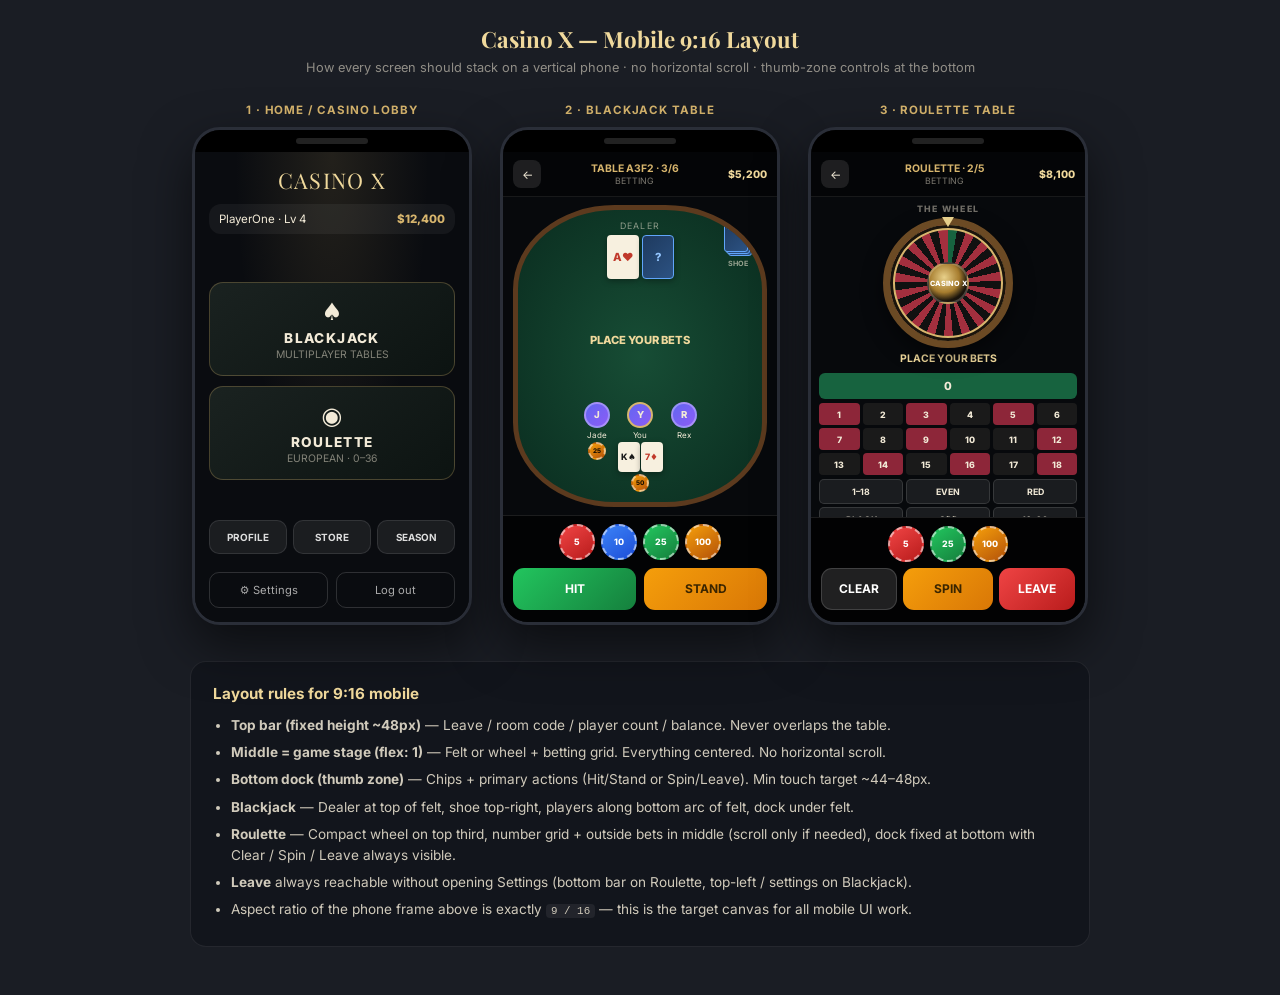
<file: public/mobile-layout-preview.html>
<!DOCTYPE html>
<html lang="en">
<head>
<meta charset="UTF-8" />
<meta name="viewport" content="width=device-width, initial-scale=1, maximum-scale=1" />
<title>Casino X — Mobile 9:16 Layout Preview</title>
<link href="https://fonts.googleapis.com/css2?family=Inter:wght@500;600;700;800&family=Playfair+Display:wght@700&display=swap" rel="stylesheet">
<style>
  :root {
    --bg: #07090c;
    --felt: #0f3d28;
    --felt-edge: #5c3a1e;
    --gold: #d7b56d;
    --gold-hi: #f0d99c;
    --card: #12151a;
    --safe: 12px;
  }
  * { box-sizing: border-box; margin: 0; padding: 0; }
  body {
    background: #1a1d24;
    color: #f2ead7;
    font-family: Inter, system-ui, sans-serif;
    min-height: 100vh;
    padding: 24px 16px 48px;
  }
  h1 {
    text-align: center;
    font-family: "Playfair Display", serif;
    font-size: 1.4rem;
    margin-bottom: 6px;
    color: var(--gold-hi);
  }
  .subtitle {
    text-align: center;
    font-size: 0.8rem;
    opacity: 0.55;
    margin-bottom: 28px;
  }
  .phones {
    display: flex;
    flex-wrap: wrap;
    gap: 28px;
    justify-content: center;
    align-items: flex-start;
  }
  /* Phone frame — 9:16 */
  .phone {
    width: 280px;
    aspect-ratio: 9 / 16;
    background: #0a0c10;
    border-radius: 28px;
    border: 3px solid #2a2e38;
    box-shadow: 0 20px 50px rgba(0,0,0,.55), inset 0 0 0 2px #111;
    overflow: hidden;
    position: relative;
    display: flex;
    flex-direction: column;
  }
  .phone-label {
    text-align: center;
    font-size: 0.72rem;
    font-weight: 700;
    letter-spacing: 0.08em;
    color: var(--gold);
    margin-bottom: 10px;
    text-transform: uppercase;
  }
  .notch {
    height: 22px;
    background: #000;
    display: flex;
    align-items: center;
    justify-content: center;
    flex-shrink: 0;
  }
  .notch span {
    width: 72px;
    height: 6px;
    background: #222;
    border-radius: 4px;
  }
  .screen {
    flex: 1;
    display: flex;
    flex-direction: column;
    min-height: 0;
    position: relative;
  }

  /* ========== HOME ========== */
  .home-top {
    padding: 14px 14px 8px;
    text-align: center;
  }
  .brand {
    font-family: "Playfair Display", serif;
    font-size: 1.35rem;
    color: var(--gold-hi);
    letter-spacing: 0.06em;
  }
  .user-row {
    display: flex;
    justify-content: space-between;
    align-items: center;
    margin-top: 10px;
    padding: 8px 10px;
    background: rgba(255,255,255,.05);
    border-radius: 12px;
    font-size: 0.72rem;
  }
  .bal { color: var(--gold); font-weight: 800; }
  .game-pick {
    flex: 1;
    display: flex;
    flex-direction: column;
    gap: 10px;
    padding: 8px 14px;
    justify-content: center;
  }
  .game-card {
    background: linear-gradient(145deg, #1a2220, #0d1412);
    border: 1px solid rgba(215,181,109,.28);
    border-radius: 14px;
    padding: 14px;
    text-align: center;
  }
  .game-card .ico { font-size: 1.5rem; margin-bottom: 4px; }
  .game-card .name { font-weight: 800; font-size: 0.85rem; letter-spacing: 0.1em; }
  .game-card .desc { font-size: 0.65rem; opacity: 0.5; margin-top: 2px; }
  .home-tools {
    display: grid;
    grid-template-columns: 1fr 1fr 1fr;
    gap: 6px;
    padding: 0 14px 10px;
  }
  .tool-btn {
    background: rgba(255,255,255,.07);
    border: 1px solid rgba(255,255,255,.1);
    border-radius: 10px;
    padding: 10px 4px;
    font-size: 0.62rem;
    font-weight: 700;
    text-align: center;
    color: #ddd;
  }
  .home-foot {
    padding: 8px 14px 14px;
    display: flex;
    justify-content: space-between;
    gap: 8px;
  }
  .ghost {
    flex: 1;
    background: transparent;
    border: 1px solid rgba(255,255,255,.15);
    border-radius: 10px;
    padding: 10px;
    font-size: 0.7rem;
    color: #aaa;
    text-align: center;
  }

  /* ========== BLACKJACK ========== */
  .bj-top {
    display: flex;
    align-items: center;
    justify-content: space-between;
    padding: 8px 10px;
    background: rgba(0,0,0,.45);
    border-bottom: 1px solid rgba(255,255,255,.08);
    font-size: 0.65rem;
    flex-shrink: 0;
  }
  .bj-top .room { font-weight: 700; color: var(--gold); }
  .bj-top .cash { color: var(--gold-hi); font-weight: 800; }
  .icon-sm {
    width: 28px; height: 28px;
    border-radius: 8px;
    background: rgba(255,255,255,.1);
    display: grid; place-items: center;
    font-size: 0.75rem;
  }
  .felt {
    flex: 1;
    margin: 8px 10px;
    background: radial-gradient(ellipse at center, #174d35, #0a2c1f);
    border: 5px solid var(--felt-edge);
    border-radius: 40% / 28%;
    position: relative;
    display: flex;
    flex-direction: column;
    align-items: center;
    min-height: 0;
    overflow: hidden;
  }
  .dealer-zone {
    padding-top: 10px;
    text-align: center;
  }
  .zone-label {
    font-size: 0.55rem;
    letter-spacing: 0.12em;
    opacity: 0.55;
    margin-bottom: 4px;
  }
  .cards {
    display: flex;
    gap: 3px;
    justify-content: center;
  }
  .card {
    width: 32px;
    height: 44px;
    background: #f7f0df;
    border-radius: 4px;
    color: #1a1a1a;
    font-size: 0.7rem;
    font-weight: 800;
    display: grid;
    place-items: center;
    box-shadow: 0 2px 6px rgba(0,0,0,.35);
  }
  .card.red { color: #c0392b; }
  .card.back {
    background: linear-gradient(135deg, #1e3a5f, #2c5282);
    color: #93c5fd;
    border: 1px solid #60a5fa;
  }
  .shoe {
    position: absolute;
    top: 8px; right: 10px;
    width: 28px; height: 38px;
  }
  .shoe .c {
    position: absolute;
    width: 24px; height: 34px;
    background: linear-gradient(135deg, #1e3a5f, #2c5282);
    border: 1px solid #60a5fa;
    border-radius: 3px;
  }
  .shoe .c:nth-child(1) { top: 4px; left: 4px; }
  .shoe .c:nth-child(2) { top: 2px; left: 2px; }
  .shoe .c:nth-child(3) { top: 0; left: 0; }
  .shoe-lbl {
    position: absolute;
    bottom: -12px; left: 0; right: 0;
    text-align: center;
    font-size: 0.45rem;
    font-weight: 700;
    opacity: 0.6;
  }
  .center-msg {
    flex: 1;
    display: grid;
    place-items: center;
    font-size: 0.7rem;
    font-weight: 800;
    color: var(--gold-hi);
  }
  .players-row {
    display: flex;
    justify-content: center;
    gap: 8px;
    padding-bottom: 10px;
    flex-wrap: wrap;
  }
  .seat {
    display: flex;
    flex-direction: column;
    align-items: center;
    gap: 2px;
  }
  .avatar {
    width: 26px; height: 26px;
    border-radius: 50%;
    background: linear-gradient(135deg, #6366f1, #8b5cf6);
    display: grid; place-items: center;
    font-size: 0.6rem;
    font-weight: 800;
    border: 2px solid rgba(255,255,255,.3);
  }
  .avatar.me { border-color: var(--gold); }
  .seat-name { font-size: 0.5rem; max-width: 48px; overflow: hidden; text-overflow: ellipsis; white-space: nowrap; }
  .seat-cards { display: flex; gap: 1px; }
  .seat-cards .card { width: 22px; height: 30px; font-size: 0.55rem; }
  .chip-mini {
    width: 18px; height: 18px;
    border-radius: 50%;
    background: linear-gradient(145deg, #f59e0b, #b45309);
    border: 2px dashed rgba(255,255,255,.5);
    font-size: 0.4rem;
    font-weight: 800;
    display: grid; place-items: center;
    color: #1a1000;
  }
  .bj-dock {
    flex-shrink: 0;
    background: rgba(0,0,0,.7);
    border-top: 1px solid rgba(255,255,255,.1);
    padding: 8px 10px 12px;
  }
  .chip-row {
    display: flex;
    justify-content: center;
    gap: 6px;
    margin-bottom: 8px;
  }
  .chip {
    width: 36px; height: 36px;
    border-radius: 50%;
    border: 2px dashed rgba(255,255,255,.55);
    font-size: 0.55rem;
    font-weight: 800;
    display: grid; place-items: center;
    color: #111;
  }
  .chip.c5 { background: linear-gradient(145deg, #ef4444, #b91c1c); color: #fff; }
  .chip.c10 { background: linear-gradient(145deg, #3b82f6, #1d4ed8); color: #fff; }
  .chip.c25 { background: linear-gradient(145deg, #22c55e, #15803d); color: #fff; }
  .chip.c100 { background: linear-gradient(145deg, #f59e0b, #b45309); color: #fff; }
  .action-row {
    display: grid;
    grid-template-columns: 1fr 1fr;
    gap: 8px;
  }
  .action-row.three { grid-template-columns: 1fr 1fr 1fr; }
  .btn {
    min-height: 42px;
    border-radius: 11px;
    border: none;
    font-weight: 700;
    font-size: 0.75rem;
    display: grid;
    place-items: center;
    color: #fff;
  }
  .btn.primary { background: linear-gradient(135deg, #f59e0b, #d97706); color: #3a2500; }
  .btn.good { background: linear-gradient(135deg, #22c55e, #15803d); }
  .btn.secondary { background: rgba(255,255,255,.12); border: 1px solid rgba(255,255,255,.15); }
  .btn.danger { background: linear-gradient(135deg, #ef4444, #b91c1c); }

  /* ========== ROULETTE ========== */
  .roulette-body {
    flex: 1;
    display: flex;
    flex-direction: column;
    min-height: 0;
    overflow: hidden;
  }
  .wheel-area {
    flex: 0 0 auto;
    display: flex;
    flex-direction: column;
    align-items: center;
    padding: 6px 0 4px;
  }
  .wheel-title {
    font-size: 0.55rem;
    letter-spacing: 0.14em;
    opacity: 0.45;
    font-weight: 800;
    margin-bottom: 4px;
  }
  .wheel {
    width: 130px;
    height: 130px;
    border-radius: 50%;
    border: 7px solid #6b4a24;
    box-shadow: inset 0 0 0 3px #1a140c, inset 0 0 0 5px #d7b56d, 0 8px 20px rgba(0,0,0,.5);
    background: conic-gradient(
      #17633f 0deg 9.7deg,
      #111 9.7deg 19.4deg, #a32f3e 19.4deg 29.1deg,
      #111 29.1deg 38.8deg, #a32f3e 38.8deg 48.5deg,
      #111 48.5deg 58.2deg, #a32f3e 58.2deg 67.9deg,
      #111 67.9deg 77.6deg, #a32f3e 77.6deg 87.3deg,
      #111 87.3deg 97deg, #a32f3e 97deg 106.7deg,
      #111 106.7deg 116.4deg, #a32f3e 116.4deg 126.1deg,
      #111 126.1deg 135.8deg, #a32f3e 135.8deg 145.5deg,
      #111 145.5deg 155.2deg, #a32f3e 155.2deg 164.9deg,
      #111 164.9deg 174.6deg, #a32f3e 174.6deg 184.3deg,
      #111 184.3deg 194deg, #a32f3e 194deg 203.7deg,
      #111 203.7deg 213.4deg, #a32f3e 213.4deg 223.1deg,
      #111 223.1deg 232.8deg, #a32f3e 232.8deg 242.5deg,
      #111 242.5deg 252.2deg, #a32f3e 252.2deg 261.9deg,
      #111 261.9deg 271.6deg, #a32f3e 271.6deg 281.3deg,
      #111 281.3deg 291deg, #a32f3e 291deg 300.7deg,
      #111 300.7deg 310.4deg, #a32f3e 310.4deg 320.1deg,
      #111 320.1deg 329.8deg, #a32f3e 329.8deg 339.5deg,
      #111 339.5deg 349.2deg, #a32f3e 349.2deg 360deg
    );
    position: relative;
  }
  .wheel-hub {
    position: absolute;
    inset: 32%;
    border-radius: 50%;
    background: radial-gradient(circle at 40% 35%, #e8d08a, #a67c2e 45%, #1a140c 70%);
    border: 2px solid rgba(255,255,255,.2);
    display: grid;
    place-items: center;
    font-size: 0.45rem;
    font-weight: 800;
    color: #fff;
  }
  .wheel-ptr {
    position: absolute;
    top: -8px; left: 50%;
    transform: translateX(-50%);
    width: 0; height: 0;
    border-left: 6px solid transparent;
    border-right: 6px solid transparent;
    border-top: 10px solid #e6cf8c;
  }
  .result-line {
    font-size: 0.65rem;
    font-weight: 700;
    margin-top: 4px;
    color: var(--gold-hi);
  }
  .bet-area {
    flex: 1;
    min-height: 0;
    overflow: hidden;
    padding: 4px 8px;
    display: flex;
    flex-direction: column;
    gap: 4px;
  }
  .zero-btn {
    background: #17633f;
    border-radius: 6px;
    text-align: center;
    font-weight: 800;
    font-size: 0.7rem;
    padding: 6px;
  }
  .num-grid {
    display: grid;
    grid-template-columns: repeat(6, 1fr);
    gap: 3px;
    flex: 1;
  }
  .num {
    border-radius: 4px;
    font-size: 0.55rem;
    font-weight: 800;
    display: grid;
    place-items: center;
    min-height: 22px;
  }
  .num.red { background: #8d2639; }
  .num.black { background: #1a1a1a; }
  .outside {
    display: grid;
    grid-template-columns: repeat(3, 1fr);
    gap: 3px;
  }
  .out {
    background: rgba(255,255,255,.08);
    border: 1px solid rgba(255,255,255,.12);
    border-radius: 5px;
    text-align: center;
    font-size: 0.55rem;
    font-weight: 700;
    padding: 6px 2px;
  }
  .roulette-dock {
    flex-shrink: 0;
    background: rgba(0,0,0,.75);
    border-top: 1px solid rgba(255,255,255,.1);
    padding: 8px 10px 12px;
  }
  .roulette-dock .chip-row { margin-bottom: 6px; }
  .roulette-actions {
    display: grid;
    grid-template-columns: 1fr 1.2fr 1fr;
    gap: 6px;
  }

  .notes {
    max-width: 900px;
    margin: 36px auto 0;
    background: #12151c;
    border: 1px solid rgba(255,255,255,.08);
    border-radius: 16px;
    padding: 20px 22px;
    font-size: 0.85rem;
    line-height: 1.55;
  }
  .notes h2 {
    font-size: 0.95rem;
    color: var(--gold-hi);
    margin-bottom: 10px;
  }
  .notes ul { padding-left: 18px; opacity: 0.85; }
  .notes li { margin-bottom: 6px; }
  .notes code {
    background: rgba(255,255,255,.08);
    padding: 1px 5px;
    border-radius: 4px;
    font-size: 0.8em;
  }
</style>
</head>
<body>
  <h1>Casino X — Mobile 9:16 Layout</h1>
  <p class="subtitle">How every screen should stack on a vertical phone · no horizontal scroll · thumb-zone controls at the bottom</p>

  <div class="phones">

    <!-- HOME -->
    <div>
      <div class="phone-label">1 · Home / Casino Lobby</div>
      <div class="phone">
        <div class="notch"><span></span></div>
        <div class="screen" style="background: radial-gradient(ellipse at 50% 0%, rgba(215,181,109,.12), transparent 50%), #0a0c10;">
          <div class="home-top">
            <div class="brand">CASINO X</div>
            <div class="user-row">
              <span>PlayerOne · Lv 4</span>
              <span class="bal">$12,400</span>
            </div>
          </div>
          <div class="game-pick">
            <div class="game-card">
              <div class="ico">♠</div>
              <div class="name">BLACKJACK</div>
              <div class="desc">MULTIPLAYER TABLES</div>
            </div>
            <div class="game-card">
              <div class="ico">◉</div>
              <div class="name">ROULETTE</div>
              <div class="desc">EUROPEAN · 0–36</div>
            </div>
          </div>
          <div class="home-tools">
            <div class="tool-btn">PROFILE</div>
            <div class="tool-btn">STORE</div>
            <div class="tool-btn">SEASON</div>
          </div>
          <div class="home-foot">
            <div class="ghost">⚙ Settings</div>
            <div class="ghost">Log out</div>
          </div>
        </div>
      </div>
    </div>

    <!-- BLACKJACK -->
    <div>
      <div class="phone-label">2 · Blackjack Table</div>
      <div class="phone">
        <div class="notch"><span></span></div>
        <div class="screen" style="background:#07090c;">
          <div class="bj-top">
            <div class="icon-sm">←</div>
            <div>
              <div class="room">TABLE A3F2 · 3/6</div>
              <div style="opacity:.5;font-size:.55rem;text-align:center">BETTING</div>
            </div>
            <div class="cash">$5,200</div>
          </div>
          <div class="felt">
            <div class="shoe">
              <div class="c"></div><div class="c"></div><div class="c"></div>
              <div class="shoe-lbl">SHOE</div>
            </div>
            <div class="dealer-zone">
              <div class="zone-label">DEALER</div>
              <div class="cards">
                <div class="card red">A♥</div>
                <div class="card back">?</div>
              </div>
            </div>
            <div class="center-msg">PLACE YOUR BETS</div>
            <div class="players-row">
              <div class="seat">
                <div class="avatar">J</div>
                <div class="seat-name">Jade</div>
                <div class="chip-mini">25</div>
              </div>
              <div class="seat">
                <div class="avatar me">Y</div>
                <div class="seat-name">You</div>
                <div class="seat-cards">
                  <div class="card">K♠</div>
                  <div class="card red">7♦</div>
                </div>
                <div class="chip-mini">50</div>
              </div>
              <div class="seat">
                <div class="avatar">R</div>
                <div class="seat-name">Rex</div>
              </div>
            </div>
          </div>
          <div class="bj-dock">
            <div class="chip-row">
              <div class="chip c5">5</div>
              <div class="chip c10">10</div>
              <div class="chip c25">25</div>
              <div class="chip c100">100</div>
            </div>
            <div class="action-row">
              <div class="btn good">HIT</div>
              <div class="btn primary">STAND</div>
            </div>
          </div>
        </div>
      </div>
    </div>

    <!-- ROULETTE -->
    <div>
      <div class="phone-label">3 · Roulette Table</div>
      <div class="phone">
        <div class="notch"><span></span></div>
        <div class="screen" style="background:#07090c;">
          <div class="bj-top">
            <div class="icon-sm">←</div>
            <div>
              <div class="room">ROULETTE · 2/5</div>
              <div style="opacity:.5;font-size:.55rem;text-align:center">BETTING</div>
            </div>
            <div class="cash">$8,100</div>
          </div>
          <div class="roulette-body">
            <div class="wheel-area">
              <div class="wheel-title">THE WHEEL</div>
              <div class="wheel">
                <div class="wheel-ptr"></div>
                <div class="wheel-hub">CASINO X</div>
              </div>
              <div class="result-line">PLACE YOUR BETS</div>
            </div>
            <div class="bet-area">
              <div class="zero-btn">0</div>
              <div class="num-grid">
                <div class="num red">1</div><div class="num black">2</div><div class="num red">3</div>
                <div class="num black">4</div><div class="num red">5</div><div class="num black">6</div>
                <div class="num red">7</div><div class="num black">8</div><div class="num red">9</div>
                <div class="num black">10</div><div class="num black">11</div><div class="num red">12</div>
                <div class="num black">13</div><div class="num red">14</div><div class="num black">15</div>
                <div class="num red">16</div><div class="num black">17</div><div class="num red">18</div>
              </div>
              <div class="outside">
                <div class="out">1–18</div>
                <div class="out">EVEN</div>
                <div class="out">RED</div>
                <div class="out">BLACK</div>
                <div class="out">ODD</div>
                <div class="out">19–36</div>
              </div>
            </div>
            <div class="roulette-dock">
              <div class="chip-row">
                <div class="chip c5">5</div>
                <div class="chip c25">25</div>
                <div class="chip c100">100</div>
              </div>
              <div class="roulette-actions">
                <div class="btn secondary">CLEAR</div>
                <div class="btn primary">SPIN</div>
                <div class="btn danger">LEAVE</div>
              </div>
            </div>
          </div>
        </div>
      </div>
    </div>

  </div>

  <div class="notes">
    <h2>Layout rules for 9:16 mobile</h2>
    <ul>
      <li><strong>Top bar (fixed height ~48px)</strong> — Leave / room code / player count / balance. Never overlaps the table.</li>
      <li><strong>Middle = game stage (flex: 1)</strong> — Felt or wheel + betting grid. Everything centered. No horizontal scroll.</li>
      <li><strong>Bottom dock (thumb zone)</strong> — Chips + primary actions (Hit/Stand or Spin/Leave). Min touch target ~44–48px.</li>
      <li><strong>Blackjack</strong> — Dealer at top of felt, shoe top-right, players along bottom arc of felt, dock under felt.</li>
      <li><strong>Roulette</strong> — Compact wheel on top third, number grid + outside bets in middle (scroll only if needed), dock fixed at bottom with Clear / Spin / Leave always visible.</li>
      <li><strong>Leave</strong> always reachable without opening Settings (bottom bar on Roulette, top-left / settings on Blackjack).</li>
      <li>Aspect ratio of the phone frame above is exactly <code>9 / 16</code> — this is the target canvas for all mobile UI work.</li>
    </ul>
  </div>
</body>
</html>
</file>
<file: public/style.css>
/* ==========================================================================
   Blackjack — design tokens
   Light: Sunrise Peach bg / Emerald felt / Flamingo + Marigold accents
   Dark:  Velvet Night bg  / Deep Teal felt / Neon Flamingo + Neon Marigold
   ========================================================================== */
:root {
  --ui-scale: 1;
  --bg-top: #ffd9a3;
  --bg-bottom: #ff9e7a;
  --felt: #2fb380;
  --felt-edge: #1b7a56;
  --felt-glow: rgba(47, 179, 128, 0);
  --panel: #ffffff;
  --panel-soft: #fff6ec;
  --text: #221b36;
  --text-soft: #6b6380;
  --accent: #ff6b85;
  --accent2: #ffc13b;
  --good: #2ecc87;
  --bad: #e63950;
  --card-bg: #fffdfa;
  --card-back-a: #ff6b85;
  --card-back-b: #d94d68;
  --shadow: rgba(34, 27, 54, 0.25);

  --font-display: "Fredoka", "Baloo 2", system-ui, sans-serif;
  --font-body: "Inter", system-ui, sans-serif;
}

[data-theme="dark"] {
  /* Strict dark palette: black + glowing white. */
  --bg-top: #000000;
  --bg-bottom: #000000;
  --felt: #030303;
  --felt-edge: #111111;
  --felt-glow: rgba(255, 255, 255, 0.28);
  --panel: #050505;
  --panel-soft: #0b0b0b;
  --text: #ffffff;
  --text-soft: #cfcfcf;
  --accent: #ffffff;
  --accent2: #ffffff;
  --good: #ffffff;
  --bad: #ffffff;
  --card-bg: #f8f8f8;
  --card-back-a: #050505;
  --card-back-b: #111111;
  --shadow: rgba(0, 0, 0, 0.75);
}


* {
  box-sizing: border-box;
  -webkit-tap-highlight-color: transparent;
}

html,
body {
  margin: 0;
  padding: 0;
  height: 100%;
  overflow: hidden;
  overscroll-behavior: none;
  touch-action: manipulation;
}

body {
  font-family: var(--font-body);
  color: var(--text);
  background: linear-gradient(180deg, var(--bg-top), var(--bg-bottom));
  transition: background 0.6s ease, color 0.6s ease;
  -webkit-user-select: none;
  user-select: none;
}

body::before {
  content: "";
  position: fixed;
  inset: 0;
  pointer-events: none;
  z-index: -1;
  opacity: 0;
  background:
    radial-gradient(circle at 12% 18%, rgba(255,255,255,.85) 0 1px, transparent 1.6px),
    radial-gradient(circle at 28% 72%, rgba(255,255,255,.7) 0 1px, transparent 1.5px),
    radial-gradient(circle at 44% 31%, rgba(255,255,255,.8) 0 1px, transparent 1.5px),
    radial-gradient(circle at 63% 16%, rgba(255,255,255,.75) 0 1px, transparent 1.6px),
    radial-gradient(circle at 78% 64%, rgba(255,255,255,.85) 0 1px, transparent 1.5px),
    radial-gradient(circle at 91% 27%, rgba(255,255,255,.7) 0 1px, transparent 1.6px),
    radial-gradient(circle at 72% 88%, rgba(255,255,255,.8) 0 1px, transparent 1.5px),
    radial-gradient(ellipse at 50% 50%, rgba(255,255,255,.08), transparent 55%);
  background-size: 180px 180px, 230px 230px, 260px 260px, 210px 210px, 250px 250px, 190px 190px, 280px 280px, 100% 100%;
  transition: opacity .6s ease;
}
/* Dark mode: no heavy noise texture — keep UI readable */
[data-theme="dark"] body::before { opacity: 0 !important; }

button {
  font-family: var(--font-display);
  border: none;
  cursor: pointer;
  -webkit-tap-highlight-color: transparent;
}

h1, h2, h3 {
  font-family: var(--font-display);
  margin: 0;
}

#app {
  position: relative;
  z-index: 2;
  width: 100%;
  height: 100%;
  box-sizing: border-box;
  /* Default (100% scale): fill the viewport normally.
     When --ui-scale != 1 the desktop rule below takes over. */
}

/* Desktop / non-mobile: true GUI scale via transform.
   Sizes the layout box by the inverse factor, then scales it back so the
   visual result always fills the viewport and stays centered (no more
   "shrunk into the upper-middle" effect from the old zoom approach). */
html[data-mobile="0"] #app,
html:not([data-mobile]) #app {
  position: fixed;
  left: 50%;
  top: 0;
  width: calc(100vw / var(--ui-scale));
  height: calc(100dvh / var(--ui-scale));
  transform: translateX(-50%) scale(var(--ui-scale));
  transform-origin: top center;
  overflow: hidden;
}

.screen {
  position: absolute;
  inset: 0;
  display: none;
  flex-direction: column;
}
.screen.active {
  display: flex;
  z-index: 5;
}
#screen-poker-lobby.active,
#screen-lobby.active {
  z-index: 6;
}

/* ---------------------------------------------------------------------- */
/* Join screen                                                            */
/* ---------------------------------------------------------------------- */
#screen-join {
  align-items: center;
  justify-content: center;
  gap: 18px;
  padding: 24px;
  text-align: center;
}

.join-card {
  background: var(--panel);
  border-radius: 28px;
  padding: 36px 32px;
  width: min(380px, 90vw);
  box-shadow: 0 18px 40px var(--shadow);
  display: flex;
  flex-direction: column;
  gap: 16px;
  transition: background 0.6s ease;
}

.join-title {
  font-size: 40px;
  font-weight: 700;
  letter-spacing: 1px;
  color: var(--text);
}

.join-sub {
  color: var(--text-soft);
  font-size: 14px;
  margin-top: -10px;
}

.field {
  display: flex;
  flex-direction: column;
  gap: 6px;
  text-align: left;
}
.field label {
  font-size: 12px;
  font-weight: 700;
  text-transform: uppercase;
  letter-spacing: 0.06em;
  color: var(--text-soft);
}
.field input {
  font-family: var(--font-body);
  font-size: 16px;
  padding: 12px 14px;
  border-radius: 14px;
  border: 2px solid var(--panel-soft);
  background: var(--panel-soft);
  color: var(--text);
  outline: none;
  transition: border-color 0.2s ease;
}
.field input:focus {
  border-color: var(--accent);
}

.join-error {
  color: var(--bad);
  font-size: 13px;
  min-height: 16px;
}

/* ---------------------------------------------------------------------- */
/* Generic wobble/glow button — shared by all pill buttons + chips        */
/* ---------------------------------------------------------------------- */
.btn {
  position: relative;
  font-size: 17px;
  font-weight: 600;
  color: #fff;
  padding: 14px 20px;
  border-radius: 16px;
  background: var(--accent);
  box-shadow: 0 6px 0 var(--shadow), 0 10px 18px var(--shadow);
  transition: transform 0.12s ease, box-shadow 0.12s ease, filter 0.15s ease;
}
.btn:active {
  transform: translateY(3px);
  box-shadow: 0 3px 0 var(--shadow), 0 6px 12px var(--shadow);
}
.btn.secondary { background: var(--accent2); }
.btn.good { background: var(--good); }
.btn.panel-btn {
  background: var(--panel);
  color: var(--text);
  box-shadow: 0 6px 0 var(--shadow), 0 10px 18px var(--shadow);
}
.btn:disabled {
  background: var(--text-soft);
  opacity: 0.55;
  cursor: not-allowed;
  box-shadow: none;
}
.btn:disabled:active { transform: none; }

@keyframes wobble {
  0% { transform: rotate(0deg) scale(1.06); }
  25% { transform: rotate(-4deg) scale(1.07); }
  50% { transform: rotate(3deg) scale(1.06); }
  75% { transform: rotate(-2deg) scale(1.06); }
  100% { transform: rotate(0deg) scale(1.05); }
}
@media (hover: hover) {
  .btn:not(:disabled):hover {
    animation: wobble 0.5s ease;
    filter: brightness(1.08);
  }
  .btn:not(:disabled):hover::after {
    content: "";
    position: absolute;
    inset: -6px;
    border-radius: 20px;
    border: 2px solid #fff;
    opacity: 0.85;
    box-shadow: 0 0 0 4px color-mix(in srgb, var(--accent2) 55%, transparent),
      0 0 18px 4px color-mix(in srgb, var(--accent2) 45%, transparent);
    pointer-events: none;
    animation: glow-in 0.25s ease;
  }
}
@keyframes glow-in {
  from { opacity: 0; transform: scale(0.9); }
  to { opacity: 0.85; transform: scale(1); }
}

/* click ripple */
.ripple {
  position: absolute;
  border-radius: 50%;
  border: 2px solid #fff;
  opacity: 0.9;
  transform: translate(-50%, -50%);
  animation: ripple-out 0.45s ease-out forwards;
  pointer-events: none;
}
@keyframes ripple-out {
  from { width: 10px; height: 10px; opacity: 0.9; }
  to { width: 140px; height: 140px; opacity: 0; }
}

/* ---------------------------------------------------------------------- */
/* Table screen shell                                                     */
/* ---------------------------------------------------------------------- */
#screen-table {
  position: relative;
  height: 100%;
}

.top-bar {
  display: flex;
  align-items: center;
  justify-content: space-between;
  padding: 14px 18px;
  z-index: 20;
}
.top-left { display: flex; gap: 10px; align-items: center; }
.balance-chip {
  background: var(--panel);
  border-radius: 14px;
  padding: 8px 16px;
  font-family: var(--font-display);
  font-weight: 600;
  box-shadow: 0 6px 14px var(--shadow);
  transition: background 0.6s ease;
}
.room-chip {
  background: var(--panel-soft);
  border-radius: 14px;
  padding: 8px 14px;
  font-size: 13px;
  color: var(--text-soft);
  transition: background 0.6s ease;
}
.icon-btn {
  width: 44px;
  height: 44px;
  border-radius: 50%;
  background: var(--panel);
  color: var(--text);
  font-size: 20px;
  display: flex;
  align-items: center;
  justify-content: center;
  box-shadow: 0 6px 14px var(--shadow);
}

.table-wrap {
  position: relative;
  flex: 1;
  display: flex;
  align-items: center;
  justify-content: center;
  padding: 0 12px;
  min-height: 0;
}
.table-wrap.shake { animation: shake 0.4s ease; }
@keyframes shake {
  0%, 100% { transform: translate(0, 0); }
  20% { transform: translate(-10px, 4px); }
  40% { transform: translate(8px, -4px); }
  60% { transform: translate(-6px, 2px); }
  80% { transform: translate(5px, -2px); }
}

.felt-table {
  position: relative;
  width: min(920px, 96vw);
  height: min(72vh, 620px);
  background: radial-gradient(ellipse at center, var(--felt) 0%, var(--felt-edge) 100%);
  border-radius: 50% / 45%;
  border: 6px solid var(--felt-edge);
  box-shadow: 0 20px 50px var(--shadow), 0 0 0 10px var(--felt-glow), 0 0 60px 10px var(--felt-glow);
  display: flex;
  flex-direction: column;
  align-items: center;
  padding: 26px 20px 18px;
  transition: box-shadow 0.6s ease, background 0.6s ease, border-color 0.6s ease;
  animation: table-pulse 4s ease-in-out infinite;
}
@keyframes table-pulse {
  0%, 100% { box-shadow: 0 20px 50px var(--shadow), 0 0 0 10px var(--felt-glow), 0 0 60px 10px var(--felt-glow); }
  50% { box-shadow: 0 20px 50px var(--shadow), 0 0 0 14px var(--felt-glow), 0 0 80px 16px var(--felt-glow); }
}

.table-rules {
  font-family: var(--font-display);
  font-weight: 600;
  font-size: clamp(11px, 1.6vw, 14px);
  color: #fff;
  background: rgba(0, 0, 0, 0.28);
  padding: 6px 16px;
  border-radius: 999px;
  letter-spacing: 0.03em;
  white-space: nowrap;
}

.dealer-area {
  display: flex;
  flex-direction: column;
  align-items: center;
  margin-top: 10px;
  gap: 4px;
}
.seat-label {
  font-family: var(--font-display);
  font-weight: 600;
  color: #fff;
  font-size: clamp(13px, 2vw, 17px);
  letter-spacing: 0.04em;
}
.hand-value {
  font-family: var(--font-display);
  font-weight: 700;
  font-size: clamp(15px, 2.4vw, 20px);
  color: var(--accent2);
  text-shadow: 0 2px 6px rgba(0, 0, 0, 0.3);
  min-height: 24px;
}

.hand {
  display: flex;
  justify-content: center;
  min-height: 90px;
  margin-top: 2px;
}

.card {
  width: 56px;
  height: 78px;
  margin: 0 -14px;
  border-radius: 9px;
  position: relative;
  transform-style: preserve-3d;
  transition: transform 0.5s cubic-bezier(0.2, 0.8, 0.3, 1.2), margin 0.3s ease;
  animation: deal-in 0.4s cubic-bezier(0.2, 0.8, 0.3, 1.2) both;
}
@keyframes deal-in {
  from { transform: translateY(-60px) rotate(-8deg) scale(0.7); opacity: 0; }
  to { transform: translateY(0) rotate(var(--tilt, 0deg)) scale(1); opacity: 1; }
}
.card-face, .card-back {
  position: absolute;
  inset: 0;
  border-radius: 9px;
  backface-visibility: hidden;
  display: flex;
  flex-direction: column;
  box-shadow: 0 6px 12px var(--shadow);
}
.card-face {
  background: var(--card-bg);
  border: 1px solid #e4e0ee;
  padding: 4px 6px;
  justify-content: space-between;
  font-family: var(--font-display);
  font-weight: 600;
  font-size: 14px;
  transform: rotateY(0deg);
}
.card-face.red { color: var(--bad); }
.card-face.black { color: #221b36; }
.card-face .pip-big {
  position: absolute;
  inset: 0;
  display: flex;
  align-items: center;
  justify-content: center;
  font-size: 26px;
}
.card-back {
  background: linear-gradient(135deg, var(--card-back-a), var(--card-back-b));
  border: 3px solid #fff;
  transform: rotateY(180deg);
}
.card-back::after {
  content: "";
  position: absolute;
  inset: 8px;
  border-radius: 5px;
  border: 2px dashed rgba(255, 255, 255, 0.5);
}
.card.face-down { transform: rotate(var(--tilt, 0deg)) rotateY(180deg); }

.shoe {
  position: absolute;
  top: 14px;
  right: 3%;
  width: 54px;
  height: 76px;
  z-index: 8;
  pointer-events: none;
}
.shoe .card-back {
  position: absolute;
  transform: none;
  box-shadow: 0 4px 10px rgba(0,0,0,.45);
  width: 42px;
  height: 60px;
}
.shoe .card-back:nth-child(1) { top: 8px; left: 8px; }
.shoe .card-back:nth-child(2) { top: 4px; left: 4px; }
.shoe .card-back:nth-child(3) { top: 0; left: 0; border: 3px solid rgba(255,255,255,.9); }
.shoe-label {
  position: absolute;
  bottom: -18px;
  width: 100%;
  text-align: center;
  font-size: 10px;
  color: #fff;
  font-weight: 700;
  letter-spacing: 0.08em;
  text-shadow: 0 1px 3px rgba(0,0,0,.6);
}
/* Ensure shoe stays visible on wider / PC layouts */
@media (min-width: 700px) {
  .shoe {
    top: 20px;
    right: 5%;
    width: 64px;
    height: 88px;
  }
  .shoe .card-back {
    width: 50px;
    height: 70px;
  }
}

.seats-row {
  display: flex;
  gap: 10px;
  margin-top: auto;
  overflow-x: auto;
  max-width: 100%;
  padding: 6px 4px 2px;
  scrollbar-width: none;
}
.seats-row::-webkit-scrollbar { display: none; }

.seat {
  flex: 0 0 auto;
  min-width: 108px;
  background: rgba(255, 255, 255, 0.14);
  border-radius: 16px;
  padding: 8px 10px;
  text-align: center;
  position: relative;
  transition: box-shadow 0.3s ease, background 0.3s ease;
}
.seat.me { background: rgba(255, 255, 255, 0.26); }
.seat.active-turn {
  box-shadow: 0 0 0 3px #fff, 0 0 0 7px color-mix(in srgb, var(--accent2) 70%, transparent),
    0 0 22px 4px color-mix(in srgb, var(--accent2) 60%, transparent);
  animation: seat-pulse 1.1s ease-in-out infinite;
}
@keyframes seat-pulse {
  0%, 100% { filter: brightness(1); }
  50% { filter: brightness(1.15); }
}
.seat-name {
  font-size: 12px;
  font-weight: 700;
  color: #fff;
  white-space: nowrap;
  overflow: hidden;
  text-overflow: ellipsis;
}
.seat-money {
  font-size: 11px;
  color: rgba(255, 255, 255, 0.85);
  margin-top: 1px;
}
.seat-bet {
  font-size: 11px;
  color: var(--accent2);
  font-weight: 700;
  margin-top: 1px;
}
.seat-hand {
  display: flex;
  justify-content: center;
  margin-top: 4px;
  min-height: 48px;
}
.seat-hand .card {
  width: 48px;
  height: 68px;
  margin: 0 -10px;
}
.seat-hand .card-face { font-size: 13px; padding: 4px 5px; }
.seat-hand .card-face .pip-big { font-size: 22px; }
.seat-value {
  font-size: 11px;
  font-weight: 700;
  color: var(--accent2);
  margin-top: 2px;
  min-height: 14px;
}
.seat-status {
  font-size: 10px;
  font-weight: 700;
  margin-top: 2px;
  padding: 2px 6px;
  border-radius: 8px;
  display: inline-block;
}
.seat-status.win { background: var(--good); color: #fff; }
.seat-status.lose, .seat-status.bust { background: var(--bad); color: #fff; }
.seat-status.push { background: rgba(255, 255, 255, 0.6); color: #221b36; }
.seat-status.blackjack { background: var(--accent2); color: #221b36; }

/* ---------------------------------------------------------------------- */
/* Bottom control panels                                                  */
/* ---------------------------------------------------------------------- */
.control-dock {
  padding: 10px 14px calc(14px + env(safe-area-inset-bottom));
  display: flex;
  flex-direction: column;
  align-items: center;
  gap: 10px;
  z-index: 15;
}

.chip-row {
  display: flex;
  gap: 12px;
  justify-content: center;
  flex-wrap: wrap;
}

.chip {
  width: 58px;
  height: 58px;
  border-radius: 50%;
  display: flex;
  align-items: center;
  justify-content: center;
  color: #fff;
  font-family: var(--font-display);
  font-weight: 700;
  font-size: 13px;
  position: relative;
  border: 3px solid #fff;
  box-shadow: 0 6px 0 var(--shadow), 0 9px 14px var(--shadow);
  transition: transform 0.12s ease, filter 0.15s ease;
  background: radial-gradient(circle at 35% 30%, rgba(255,255,255,0.5), transparent 60%), var(--chip-color, var(--accent));
}
.chip::before {
  content: "";
  position: absolute;
  inset: 5px;
  border-radius: 50%;
  border: 2px dashed rgba(255, 255, 255, 0.7);
}
.chip:active { transform: translateY(3px) scale(0.97); }
.chip:disabled { opacity: 0.4; filter: grayscale(0.5); }
@media (hover: hover) {
  .chip:not(:disabled):hover {
    animation: wobble 0.5s ease;
  }
  .chip:not(:disabled):hover::after {
    content: "";
    position: absolute;
    inset: -7px;
    border-radius: 50%;
    box-shadow: 0 0 0 3px #fff, 0 0 16px 5px color-mix(in srgb, var(--chip-color, var(--accent)) 65%, transparent);
    animation: glow-in 0.25s ease;
  }
}

.bet-row {
  display: flex;
  align-items: center;
  gap: 16px;
}
.bet-amount {
  font-family: var(--font-display);
  font-size: 26px;
  font-weight: 700;
  color: var(--accent2);
  min-width: 90px;
  text-align: center;
  text-shadow: 0 2px 8px var(--shadow);
}
.bet-hint {
  font-size: 12px;
  color: var(--text-soft);
  text-align: center;
}

.action-row {
  display: flex;
  gap: 14px;
  justify-content: center;
  flex-wrap: wrap;
}

.waiting-note {
  font-family: var(--font-display);
  font-weight: 600;
  color: var(--text);
  background: var(--panel);
  padding: 10px 20px;
  border-radius: 14px;
  box-shadow: 0 6px 14px var(--shadow);
  transition: background 0.6s ease;
}

.hidden { display: none !important; }

/* ---------------------------------------------------------------------- */
/* Center banners: turn / round message / pity                           */
/* ---------------------------------------------------------------------- */
.center-banner {
  position: absolute;
  left: 50%;
  top: 50%;
  transform: translate(-50%, -50%);
  z-index: 30;
  padding: 16px 30px;
  border-radius: 16px;
  background: rgba(0, 0, 0, 0.55);
  font-family: var(--font-display);
  font-weight: 700;
  font-size: clamp(20px, 4vw, 32px);
  color: #fff;
  text-align: center;
  pointer-events: none;
  animation: banner-pop 0.35s cubic-bezier(0.2, 0.8, 0.3, 1.3);
}
@keyframes banner-pop {
  from { transform: translate(-50%, -50%) scale(0.7); opacity: 0; }
  to { transform: translate(-50%, -50%) scale(1); opacity: 1; }
}
.center-banner.win { color: var(--good); }
.center-banner.lose, .center-banner.bust { color: var(--bad); }
.center-banner.push { color: #fff; }

.pity-banner {
  position: absolute;
  left: 50%;
  top: 18%;
  transform: translateX(-50%);
  z-index: 31;
  background: linear-gradient(135deg, var(--accent2), var(--accent));
  color: #fff;
  font-family: var(--font-display);
  font-weight: 700;
  padding: 10px 22px;
  border-radius: 999px;
  box-shadow: 0 10px 24px var(--shadow);
  animation: banner-pop 0.4s cubic-bezier(0.2, 0.8, 0.3, 1.3);
}

/* full-screen flash for win/loss */
#flash {
  position: absolute;
  inset: 0;
  pointer-events: none;
  z-index: 25;
  opacity: 0;
}
#flash.win { background: radial-gradient(circle, rgba(255,209,102,0.55), transparent 70%); animation: flash-fade 0.9s ease forwards; }
#flash.lose { background: radial-gradient(circle, rgba(230,57,80,0.45), transparent 70%); animation: flash-fade 0.9s ease forwards; }
@keyframes flash-fade {
  0% { opacity: 1; }
  100% { opacity: 0; }
}

#fx-canvas {
  position: absolute;
  inset: 0;
  z-index: 26;
  pointer-events: none;
  width: 100%;
  height: 100%;
}

/* ---------------------------------------------------------------------- */
/* Settings overlay                                                       */
/* ---------------------------------------------------------------------- */
.overlay {
  position: absolute;
  inset: 0;
  background: rgba(0, 0, 0, 0.4);
  z-index: 50;
  display: flex;
  align-items: center;
  justify-content: center;
  opacity: 0;
  pointer-events: none;
  transition: opacity 0.25s ease;
}
.overlay.open {
  opacity: 1;
  pointer-events: auto;
}
.overlay-card {
  background: var(--panel);
  border-radius: 24px;
  padding: 28px 26px;
  width: min(340px, 88vw);
  box-shadow: 0 20px 50px var(--shadow);
  display: flex;
  flex-direction: column;
  gap: 20px;
  transform: translateY(16px) scale(0.96);
  transition: transform 0.25s ease, background 0.6s ease;
}
.overlay.open .overlay-card { transform: translateY(0) scale(1); }
#settings-overlay { z-index: 50; }
#admin-overlay { z-index: 80; }
#host-overlay { z-index: 70; }
#claim-overlay { z-index: 75; }

.settings-row {
  display: flex;
  align-items: center;
  justify-content: space-between;
}
.settings-row label {
  font-family: var(--font-display);
  font-weight: 600;
  font-size: 15px;
}

.toggle {
  width: 52px;
  height: 30px;
  border-radius: 999px;
  background: var(--text-soft);
  position: relative;
  cursor: pointer;
  transition: background 0.25s ease;
}
.toggle.on { background: var(--good); }
.toggle-knob {
  position: absolute;
  top: 3px;
  left: 3px;
  width: 24px;
  height: 24px;
  border-radius: 50%;
  background: #fff;
  transition: left 0.25s ease;
  box-shadow: 0 2px 6px rgba(0,0,0,0.3);
}
.toggle.on .toggle-knob { left: 25px; }

input[type="range"] {
  width: 100%;
  accent-color: var(--accent);
}

.overlay-title {
  font-size: 20px;
  font-weight: 700;
}

/* ---------------------------------------------------------------------- */
/* Responsive tweaks                                                      */
/* ---------------------------------------------------------------------- */
@media (max-width: 560px) {
  .felt-table { height: 60vh; border-radius: 40% / 30%; padding-top: 18px; }
  .card { width: 44px; height: 62px; margin: 0 -12px; }
  .card-face { font-size: 11px; }
  .card-face .pip-big { font-size: 20px; }
  .chip { width: 50px; height: 50px; font-size: 11px; }
  .btn { padding: 12px 16px; font-size: 15px; }
  .join-title { font-size: 32px; }
}

/* ---------------------------------------------------------------------- */
/* Strict monochrome dark mode                                            */
/* ---------------------------------------------------------------------- */
[data-theme="dark"] .btn,
[data-theme="dark"] .btn.secondary,
[data-theme="dark"] .btn.good,
[data-theme="dark"] .btn.panel-btn {
  background: #050505;
  color: #fff;
  border: 1px solid rgba(255,255,255,.65);
  box-shadow: 0 0 10px rgba(255,255,255,.18), 0 0 24px rgba(255,255,255,.12), 0 6px 0 #000;
}
[data-theme="dark"] .btn:not(:disabled):hover {
  filter: brightness(1.2);
  box-shadow: 0 0 12px rgba(255,255,255,.5), 0 0 30px rgba(255,255,255,.25), 0 6px 0 #000;
}
[data-theme="dark"] .btn:not(:disabled):hover::after {
  border-color: #fff;
  box-shadow: 0 0 18px 4px rgba(255,255,255,.35);
}
/* Dark mode: keep chip value colors readable; do NOT force pure white */
[data-theme="dark"] .chip {
  color: #111;
  border-color: rgba(255,255,255,.75);
  box-shadow: 0 0 10px rgba(255,255,255,.15), 0 0 18px rgba(0,0,0,.4), 0 5px 0 rgba(0,0,0,.55);
  filter: brightness(1.05) contrast(1.08);
}
[data-theme="dark"] .chip::before { border-color: rgba(0,0,0,.4); }
/* Preserve skin-specific colors in dark mode */
[data-theme="dark"] [data-casino-chip="gold"] .chip,
[data-theme="dark"] [data-casino-chip="casino1927"] .chip {
  filter: brightness(1.12) saturate(1.15);
}
[data-theme="dark"] [data-casino-chip="silver"] .chip {
  filter: brightness(1.08);
}
[data-theme="dark"] .seat.active-turn {
  box-shadow: 0 0 0 3px #fff, 0 0 18px 6px rgba(255,255,255,.35);
}
[data-theme="dark"] .seat-bet,
[data-theme="dark"] .seat-value,
[data-theme="dark"] .bet-amount,
[data-theme="dark"] .center-banner.win,
[data-theme="dark"] .center-banner.lose,
[data-theme="dark"] .center-banner.bust,
[data-theme="dark"] .pity-banner {
  color: #fff;
}
[data-theme="dark"] .pity-banner {
  background: #050505;
  border: 1px solid #fff;
  box-shadow: 0 0 18px rgba(255,255,255,.35);
}
[data-theme="dark"] .seat-status.win,
[data-theme="dark"] .seat-status.lose,
[data-theme="dark"] .seat-status.bust,
[data-theme="dark"] .seat-status.blackjack,
[data-theme="dark"] .seat-status.push {
  background: #fff;
  color: #000;
}
[data-theme="dark"] .card-back {
  background: repeating-linear-gradient(45deg, #000 0 5px, #151515 5px 10px);
  border-color: #fff;
  box-shadow: 0 0 12px rgba(255,255,255,.18);
}
[data-theme="dark"] .card-face.black { color: #000; }
[data-theme="dark"] .card-face.red { color: #000; }
[data-theme="dark"] .felt-table {
  background: radial-gradient(ellipse at center, #080808 0%, #000 100%);
  border-color: #171717;
  box-shadow: 0 20px 50px #000, 0 0 0 10px rgba(255,255,255,.06), 0 0 70px 8px rgba(255,255,255,.12);
}
[data-theme="dark"] .table-rules { background: rgba(255,255,255,.06); color: #fff; border: 1px solid rgba(255,255,255,.15); }
[data-theme="dark"] input[type="range"] { accent-color: #22c55e; }
[data-theme="dark"] .toggle.on { background: #22c55e; }
[data-theme="dark"] .toggle.on .toggle-knob { background: #fff; }


/* ==================== NEXT VERSION UI ==================== */
body {
  position: relative;
  isolation: isolate;
}
body::after {
  content: "";
  position: fixed;
  inset: -20%;
  z-index: -2;
  pointer-events: none;
  background:
    radial-gradient(circle at 20% 30%, rgba(255,255,255,.18), transparent 18%),
    radial-gradient(circle at 75% 65%, rgba(255,255,255,.14), transparent 20%),
    radial-gradient(circle at 45% 85%, rgba(255,255,255,.10), transparent 16%);
  filter: blur(30px);
  animation: ambientFloat 18s ease-in-out infinite alternate;
}
[data-theme="light"] body {
  background: linear-gradient(135deg, #ffe0b8, #ffb4a2 48%, #ffd89b);
  background-size: 220% 220%;
  animation: lightDrift 18s ease infinite;
}
[data-theme="light"] body::after {
  background:
    radial-gradient(circle at 20% 20%, rgba(255,255,255,.5), transparent 22%),
    radial-gradient(circle at 80% 70%, rgba(255,190,140,.35), transparent 25%),
    radial-gradient(circle at 40% 90%, rgba(255,255,255,.35), transparent 18%);
}
[data-theme="dark"] body {
  background: #0a0a0c;
}
[data-theme="dark"] body::after {
  opacity: 0.35;
  background:
    radial-gradient(circle at 20% 15%, rgba(255,255,255,.06), transparent 28%),
    radial-gradient(circle at 80% 80%, rgba(255,255,255,.04), transparent 30%);
  filter: blur(40px);
}
[data-theme="dark"] .felt-table {
  border-color: rgba(255,255,255,.22);
  box-shadow: 0 16px 40px rgba(0,0,0,.45), inset 0 0 40px rgba(0,0,0,.15);
}
[data-theme="dark"] .btn,
[data-theme="dark"] .icon-btn,
[data-theme="dark"] .chip,
[data-theme="dark"] .overlay-card,
[data-theme="dark"] .auth-card {
  border-color: rgba(255,255,255,.14);
  box-shadow: 0 8px 24px rgba(0,0,0,.35);
}
/* Readable dark overlays — no grid noise */
[data-theme="dark"] .overlay-card,
[data-theme="dark"] .auth-card {
  background: rgba(16, 16, 20, 0.96) !important;
  color: #f2f2f4 !important;
  backdrop-filter: blur(12px);
}
[data-theme="dark"] .overlay-card * {
  text-shadow: none;
}
[data-theme="dark"] .overlay-title,
[data-theme="dark"] label {
  color: #f5f5f7 !important;
  opacity: 1 !important;
}
[data-theme="dark"] .settings-help,
[data-theme="dark"] small {
  color: rgba(255,255,255,.55) !important;
}
[data-theme="dark"] .toggle.on {
  background: #22c55e !important;
}
[data-theme="dark"] .toggle.on .toggle-knob {
  background: #fff !important;
}
[data-theme="dark"] .table-wrap::before {
  content:"";
  position:absolute;
  inset:0;
  pointer-events:none;
  background:
    radial-gradient(circle at 10% 20%, rgba(255,255,255,.8) 0 1px, transparent 1.5px),
    radial-gradient(circle at 30% 80%, rgba(255,255,255,.7) 0 1px, transparent 1.5px),
    radial-gradient(circle at 70% 25%, rgba(255,255,255,.8) 0 1px, transparent 1.5px),
    radial-gradient(circle at 90% 70%, rgba(255,255,255,.7) 0 1px, transparent 1.5px);
  background-size: 180px 180px, 240px 240px, 210px 210px, 270px 270px;
  animation: starDrift 22s linear infinite;
  opacity:.55;
}
.felt-table {
  overflow: hidden;
}
.felt-table::before {
  content:"";
  position:absolute;
  inset:0;
  pointer-events:none;
  border-radius:inherit;
  background:
    repeating-radial-gradient(ellipse at center, transparent 0 24px, rgba(255,255,255,.025) 25px 26px);
  opacity:.55;
}
.auth-card {
  width:min(92vw, 430px);
  padding:34px;
  border-radius:28px;
  background:rgba(255,255,255,.88);
  backdrop-filter:blur(18px);
  box-shadow:0 25px 80px rgba(0,0,0,.28);
  text-align:center;
}
[data-theme="dark"] .auth-card { background:rgba(4,4,4,.9); }
.auth-logo { font:700 38px var(--font-display); letter-spacing:2px; }
.auth-sub { font-size:11px; letter-spacing:4px; opacity:.65; margin:4px 0 22px; }
.auth-tabs { display:flex; gap:8px; margin-bottom:18px; }
.auth-tab { flex:1; padding:12px; border-radius:12px; background:transparent; color:var(--text); border:1px solid rgba(0,0,0,.12); font-weight:700; }
.auth-tab.active { background:var(--text); color:var(--panel); }
[data-theme="dark"] .auth-tab { border-color:rgba(255,255,255,.25); }
.auth-submit { width:100%; margin-top:8px; }
.auth-error { min-height:22px; color:var(--bad); font-size:13px; margin:6px 0; }
.welcome-user { font-weight:700; font-size:20px; margin-bottom:16px; }
.hidden { display:none !important; }
.profile-chip { display:flex; align-items:center; gap:8px; padding:5px 9px 5px 12px; border:1px solid rgba(255,255,255,.2); border-radius:999px; background:rgba(0,0,0,.16); }
.refresh-btn { border:0; background:transparent; color:inherit; font-size:20px; cursor:pointer; padding:0 3px; }
.top-actions { display:flex; gap:8px; }
.claim-card { text-align:center; }
.claim-icon { font-size:50px; margin:10px; }
.claim-card p { opacity:.75; line-height:1.5; }
.host-list { display:flex; flex-direction:column; gap:8px; max-height:55vh; overflow:auto; margin:14px 0; }
.host-player { display:flex; justify-content:space-between; align-items:center; gap:10px; padding:10px; border-radius:12px; background:rgba(127,127,127,.1); }
.host-player .kick-btn { padding:7px 12px; border-radius:10px; background:transparent; color:var(--text); border:1px solid currentColor; }
.admin-card { max-height:85vh; overflow:auto; }
.admin-actions { display:flex; gap:8px; margin-bottom:10px; }
.admin-user { display:grid; grid-template-columns:1fr auto; gap:8px; padding:10px 0; border-bottom:1px solid rgba(127,127,127,.18); }
.admin-user-actions { display:flex; gap:5px; flex-wrap:wrap; }
.admin-user-actions input { width:100px; min-width:70px; }
@keyframes ambientFloat { from { transform:translate3d(-2%, -1%, 0) scale(1); } to { transform:translate3d(2%, 2%, 0) scale(1.06); } }
@keyframes lightDrift { 0%,100% { background-position:0% 50%; } 50% { background-position:100% 50%; } }
@keyframes starDrift { from { transform:translate3d(0,0,0); } to { transform:translate3d(80px,35px,0); } }

/* ======================================================================
   PREMIUM CASINO OVERLAY — animated canvas background + monochrome luxury
   ====================================================================== */
#bg-canvas {
  position: fixed;
  inset: 0;
  width: 100vw;
  height: 100vh;
  z-index: 0;
  pointer-events: none;
}
body { background: #050505; }
#screen-join { position: relative; z-index: 3; }
.auth-card {
  border: 1px solid rgba(255,255,255,.18);
  background: rgba(5,5,7,.72);
  backdrop-filter: blur(22px) saturate(110%);
  box-shadow: 0 30px 100px rgba(0,0,0,.55), 0 0 45px rgba(255,255,255,.05);
}
[data-theme="light"] .auth-card {
  background: rgba(255,255,255,.78);
  border-color: rgba(40,30,25,.12);
  box-shadow: 0 30px 90px rgba(80,45,25,.18), 0 0 35px rgba(255,255,255,.4);
}
.auth-logo { letter-spacing: 3px; }
.menu-balance {
  font-family: var(--font-display);
  font-size: 30px;
  font-weight: 700;
  letter-spacing: 1px;
  margin: 4px 0 12px;
  text-shadow: 0 0 18px rgba(255,255,255,.14);
}
.menu-primary { min-height: 52px; font-size: 19px; letter-spacing: 1px; }
.btn, .icon-btn, .chip {
  transition: transform .18s ease, box-shadow .22s ease, background .22s ease;
}
.btn:hover, .icon-btn:hover, .chip:hover { transform: translateY(-1px); }
[data-theme="dark"] .btn,
[data-theme="dark"] .icon-btn,
[data-theme="dark"] .chip {
  background: #0b0b0d;
  color: #fff;
  border-color: rgba(255,255,255,.25);
  box-shadow: inset 0 0 0 1px rgba(255,255,255,.03), 0 0 20px rgba(255,255,255,.035);
}
[data-theme="dark"] .btn:hover,
[data-theme="dark"] .icon-btn:hover,
[data-theme="dark"] .chip:hover { box-shadow: 0 0 24px rgba(255,255,255,.13); }
.admin-float {
  position: fixed;
  right: 18px;
  bottom: 18px;
  z-index: 50;
  padding: 9px 14px;
  border-radius: 999px;
  border: 1px solid rgba(255,255,255,.45);
  background: rgba(0,0,0,.78);
  color: #fff;
  font: 700 11px var(--font-display);
  letter-spacing: 1.5px;
  box-shadow: 0 0 22px rgba(255,255,255,.12);
  backdrop-filter: blur(10px);
}
[data-theme="light"] .admin-float { background: rgba(255,255,255,.88); color:#111; border-color:rgba(0,0,0,.18); }
.admin-card { width:min(760px,94vw); max-height:88vh; }
.admin-actions { flex-wrap:wrap; }
.admin-section-title { font:700 11px var(--font-display); letter-spacing:1.5px; opacity:.65; margin:12px 0 7px; }
.admin-empty { padding:14px; opacity:.6; font-size:13px; }
.admin-preview-cards { display:flex; gap:8px; min-height:100px; margin:8px 0 12px; }
.admin-preview-cards .card { transform:scale(.78); transform-origin:top left; margin-right:-18px; }
.admin-actions .btn.on, #admin-preview-toggle.on { box-shadow:0 0 24px rgba(255,255,255,.22); border-color:rgba(255,255,255,.7); }

/* Dark-space table ambience */
[data-theme="dark"] .table-wrap {
  background: radial-gradient(ellipse at center, rgba(20,20,24,.42), rgba(0,0,0,.96));
}
[data-theme="dark"] .felt-table {
  background: radial-gradient(ellipse at center, #080808 0%, #020202 74%, #000 100%);
  border-color: rgba(255,255,255,.28);
}
[data-theme="dark"] .profile-chip, [data-theme="dark"] .room-chip {
  background: rgba(0,0,0,.56);
  border-color: rgba(255,255,255,.18);
}
/* Light theme: neutral cool grey — not peach/beige */
[data-theme="light"] body { background: #e8eaef; }
[data-theme="light"] .table-wrap { background: rgba(232,234,239,.55); }

@media (max-width: 640px) {
  .auth-card { padding:26px 20px; }
  .admin-card { padding:20px; }
  .admin-user { grid-template-columns:1fr; }
  .admin-user-actions input { flex:1; }
}

/* Admin is accessed securely through Settings. */
#btn-admin-float { display: none !important; }
.main-menu-title {
  font-family: var(--font-display);
  font-size: clamp(2.2rem, 7vw, 3.15rem);
  line-height: .98;
  font-weight: 700;
  letter-spacing: .07em;
  text-align: center;
  color: var(--text);
  text-shadow: 0 0 18px rgba(255,255,255,.32), 0 0 42px rgba(255,255,255,.12);
  margin: 0 auto 10px;
  width: 100%;
  max-width: 100%;
  white-space: nowrap;
}
.main-menu-buttons { display:flex; flex-direction:column; gap:12px; width:100%; }
.lobby-card { max-width: 440px; }

.auth-card.main-menu-mode > .auth-logo,
.auth-card.main-menu-mode > .auth-sub,
.auth-card.main-menu-mode > .auth-tabs { display: none; }


/* ==================== PROGRESSION / SOCIAL HUB ==================== */
.menu-level { font:700 11px var(--font-display); letter-spacing:2px; opacity:.72; margin-top:-4px; }
.menu-xp { font-size:11px; opacity:.6; margin-top:-7px; margin-bottom:8px; }
.menu-grid { display:grid; grid-template-columns:1fr 1fr; gap:10px; width:100%; }
.menu-grid .btn { min-height:48px; font-size:14px; letter-spacing:.8px; }
.progress-card { width:min(680px,92vw); max-height:86vh; overflow:auto; }
.progress-hero { display:flex; justify-content:space-between; align-items:center; padding:14px 16px; border:1px solid rgba(127,127,127,.2); border-radius:16px; background:rgba(127,127,127,.08); margin:12px 0; }
.progress-hero strong { font:700 18px var(--font-display); }
.progress-hero span { opacity:.7; font-size:12px; }
.stats-grid { display:grid; grid-template-columns:repeat(4,1fr); gap:9px; margin-bottom:16px; }
.stat-box { padding:12px 8px; border-radius:14px; background:rgba(127,127,127,.08); border:1px solid rgba(127,127,127,.14); text-align:center; }
.stat-box span { display:block; font-size:9px; letter-spacing:1px; opacity:.6; margin-bottom:4px; }
.stat-box strong { font:700 18px var(--font-display); }
.rank-tabs { display:flex; gap:7px; overflow-x:auto; padding:4px 0 10px; scrollbar-width:none; }
.rank-tabs::-webkit-scrollbar { display:none; }
.rank-tab { flex:0 0 auto; padding:8px 11px; border-radius:999px; border:1px solid rgba(127,127,127,.25); background:transparent; color:var(--text); font:700 10px var(--font-display); }
.rank-tab.active { background:var(--text); color:var(--panel); box-shadow:0 0 16px rgba(255,255,255,.16); }
.leaderboard-list { display:flex; flex-direction:column; gap:7px; max-height:52vh; overflow:auto; margin-bottom:14px; }
.rank-row { display:grid; grid-template-columns:44px 1fr auto; gap:10px; align-items:center; padding:10px 12px; border-radius:13px; background:rgba(127,127,127,.08); border:1px solid rgba(127,127,127,.12); }
.rank-row.me { border-color:var(--text); box-shadow:0 0 15px rgba(255,255,255,.1); }
.rank-place { font:700 16px var(--font-display); text-align:center; }
.rank-name strong, .rank-name small { display:block; }
.rank-name strong { font-size:13px; }
.rank-name small { font-size:9px; opacity:.55; margin-top:2px; }
.achievement-list, .challenge-list { display:flex; flex-direction:column; gap:8px; max-height:60vh; overflow:auto; margin:12px 0 16px; }
.achievement { display:grid; grid-template-columns:46px 1fr 28px; gap:10px; align-items:center; padding:11px; border-radius:14px; background:rgba(127,127,127,.08); border:1px solid rgba(127,127,127,.12); }
.achievement.locked { opacity:.45; filter:grayscale(.7); }
.achievement.earned { border-color:rgba(255,255,255,.4); box-shadow:0 0 16px rgba(255,255,255,.07); }
.achievement-icon { font-size:26px; text-align:center; }
.achievement strong, .achievement span { display:block; }
.achievement strong { font:700 13px var(--font-display); }
.achievement span { font-size:10px; opacity:.6; margin-top:2px; }
.achievement-check { text-align:center; font-weight:700; }
.daily-reward-box { display:flex; align-items:center; justify-content:space-between; gap:12px; padding:15px; border-radius:16px; background:rgba(127,127,127,.08); border:1px solid rgba(127,127,127,.18); }
.daily-reward-box strong { font:700 22px var(--font-display); }
.daily-reward-box span { font-size:11px; opacity:.65; }
.daily-reward-box .btn { padding:9px 14px; font-size:12px; }
.section-mini-title { font:700 10px var(--font-display); letter-spacing:1.5px; opacity:.6; margin-top:16px; }
.challenge { display:flex; justify-content:space-between; align-items:center; gap:12px; padding:12px; border-radius:14px; background:rgba(127,127,127,.08); border:1px solid rgba(127,127,127,.12); }
.challenge.complete { border-color:rgba(255,255,255,.5); box-shadow:0 0 16px rgba(255,255,255,.08); }
.challenge strong, .challenge span { display:block; }
.challenge strong { font:700 13px var(--font-display); }
.challenge span { font-size:10px; opacity:.6; margin-top:2px; }
.challenge-right { text-align:right; min-width:72px; }
.challenge-right b, .challenge-right small { display:block; }
.challenge-right b { font:700 14px var(--font-display); }
.challenge-right small { font-size:9px; opacity:.55; }
@media (max-width:560px) {
  .stats-grid { grid-template-columns:repeat(2,1fr); }
  .daily-reward-box { flex-wrap:wrap; }
  .daily-reward-box .btn { margin-left:auto; }
}
[data-theme="dark"] .rank-tab.active { background:#fff; color:#000; }
[data-theme="dark"] .rank-row.me, [data-theme="dark"] .achievement.earned, [data-theme="dark"] .challenge.complete { border-color:#fff; }

/* ==================== SOCIAL / PUBLIC TABLES ==================== */
.lobby-actions{display:grid;grid-template-columns:1fr 1fr;gap:10px;margin-bottom:8px}
.public-table-list{display:flex;flex-direction:column;gap:8px;margin-top:14px;max-height:42vh;overflow:auto}
.public-table-row{display:flex;justify-content:space-between;align-items:center;gap:12px;padding:12px;border:1px solid rgba(127,127,127,.18);border-radius:15px;background:rgba(127,127,127,.07)}
.public-table-row strong,.public-table-row small{display:block}.public-table-row strong{font:700 12px var(--font-display);letter-spacing:1px}.public-table-row small{font-size:9px;opacity:.6;margin-top:3px}.public-table-actions{display:flex;gap:6px}.public-table-actions .btn{padding:8px 11px;font-size:10px}
.profile-hero{display:flex;justify-content:space-between;align-items:center;padding:16px;border-radius:16px;background:rgba(127,127,127,.08);border:1px solid rgba(127,127,127,.18);margin:12px 0}.profile-hero strong,.profile-hero span{display:block}.profile-hero strong{font:700 20px var(--font-display)}.profile-hero span{font-size:10px;opacity:.6;margin-top:3px}.profile-hero>b{font:700 22px var(--font-display)}
.profile-stats-grid{display:grid;grid-template-columns:repeat(4,1fr);gap:8px;margin-bottom:14px}
.friend-add{display:flex;gap:8px;margin:12px 0}.friend-add input{flex:1}.friend-list{display:flex;flex-direction:column;gap:7px;max-height:45vh;overflow:auto;margin-bottom:14px}.friend-row{display:grid;grid-template-columns:10px 1fr auto auto;align-items:center;gap:8px;padding:10px 12px;border-radius:13px;background:rgba(127,127,127,.07);border:1px solid rgba(127,127,127,.13)}.friend-row strong{font-size:12px}.friend-row small{font-size:9px;opacity:.55}.friend-row .btn{padding:6px 8px;font-size:9px}.online-dot{width:7px;height:7px;border-radius:50%;background:#777}.online-dot.online{background:#fff;box-shadow:0 0 10px rgba(255,255,255,.9)}
.chat-float{position:fixed;right:18px;bottom:110px;z-index:70;padding:11px 16px;border-radius:999px;border:1px solid rgba(255,255,255,.35);background:rgba(0,0,0,.72);color:#fff;font:700 11px var(--font-display);letter-spacing:1px;box-shadow:0 0 20px rgba(255,255,255,.1);backdrop-filter:blur(10px)}
.chat-panel{position:fixed;right:18px;bottom:18px;width:min(360px,calc(100vw - 36px));height:min(440px,62vh);z-index:80;display:none;flex-direction:column;border:1px solid rgba(255,255,255,.22);border-radius:20px;background:rgba(4,4,5,.88);box-shadow:0 20px 70px rgba(0,0,0,.5),0 0 30px rgba(255,255,255,.06);backdrop-filter:blur(18px);overflow:hidden}.chat-panel.open{display:flex}.chat-head{display:flex;justify-content:space-between;align-items:center;padding:12px 14px;border-bottom:1px solid rgba(255,255,255,.12);font:700 11px var(--font-display);letter-spacing:1.4px}.chat-close{border:0;background:transparent;color:inherit;font-size:17px;cursor:pointer;padding:2px 5px}.chat-messages{flex:1;overflow:auto;padding:12px;display:flex;flex-direction:column;gap:8px}.chat-line{display:flex;gap:7px;align-items:flex-start;font-size:11px;line-height:1.35}.chat-line strong{font-size:10px;opacity:.7;white-space:nowrap}.chat-line span{overflow-wrap:anywhere}.chat-compose{display:flex;gap:7px;padding:10px;border-top:1px solid rgba(255,255,255,.12)}.chat-compose input{flex:1;min-width:0}.chat-compose .btn{padding:8px 11px;font-size:9px}
[data-theme="light"] .chat-panel{background:rgba(255,250,246,.94);border-color:rgba(0,0,0,.15);color:#111}.hidden{display:none!important}
@media(max-width:600px){.profile-stats-grid{grid-template-columns:repeat(2,1fr)}.public-table-row{align-items:flex-start;flex-direction:column}.public-table-actions{width:100%}.public-table-actions .btn{flex:1}.lobby-actions{grid-template-columns:1fr}.friend-row{grid-template-columns:10px 1fr auto}.friend-row small{display:none}}
.friend-row{grid-template-columns:10px minmax(0,1fr) auto auto auto}

/* ==================== CASINO X STORE / SEASON ==================== */
.store-card,.season-card{max-width:900px;width:min(92vw,900px);max-height:88vh;overflow:auto}
.store-balance{font-family:var(--font-display);font-size:24px;text-align:center;margin:-4px 0 18px;color:var(--accent,#fff)}
.store-section-title{font:900 11px var(--font-display);letter-spacing:2px;opacity:.65;margin:18px 0 9px}
.store-grid{display:grid;grid-template-columns:repeat(4,1fr);gap:10px}
.store-item{border:1px solid rgba(255,255,255,.12);border-radius:16px;padding:12px;background:linear-gradient(145deg,rgba(255,255,255,.07),rgba(255,255,255,.025));min-height:130px;display:flex;flex-direction:column;justify-content:space-between;transition:.2s transform,.2s border-color,.2s box-shadow}
.store-item:hover{transform:translateY(-3px);border-color:rgba(255,255,255,.28);box-shadow:0 12px 30px rgba(0,0,0,.25)}
.store-item.equipped{border-color:var(--accent,#fff);box-shadow:0 0 22px rgba(255,255,255,.08)}
.store-preview{height:45px;border-radius:11px;background:linear-gradient(135deg,var(--preview-a,#151515),var(--preview-b,#050505));border:1px solid rgba(255,255,255,.15);display:grid;place-items:center;font:900 10px var(--font-display);letter-spacing:1px;color:#fff}
.store-item strong{font-size:11px;margin-top:8px}.store-item small{opacity:.6;font-size:9px;line-height:1.4}.store-item .btn{font-size:9px;padding:8px;margin-top:8px}
.season-hero{display:flex;justify-content:space-between;align-items:end;padding:20px;border-radius:18px;background:radial-gradient(circle at 80% 20%,rgba(73,183,255,.24),transparent 40%),linear-gradient(145deg,#071725,#05070b);border:1px solid rgba(93,192,255,.22);box-shadow:inset 0 1px rgba(255,255,255,.08)}
.season-hero span{display:block;font:900 9px var(--font-display);letter-spacing:3px;color:#75cfff}.season-hero strong{display:block;font:900 34px var(--font-display);letter-spacing:2px}.season-hero small{opacity:.6}.season-hero>b{font:900 18px var(--font-display)}
.season-progress{height:9px;background:rgba(255,255,255,.08);border-radius:99px;margin:15px 0;overflow:hidden}.season-progress>div{height:100%;width:0;background:linear-gradient(90deg,#55c9ff,#8c7bff);box-shadow:0 0 18px rgba(85,201,255,.45);transition:width .5s}
.season-tier-list{display:grid;grid-template-columns:repeat(2,1fr);gap:8px}.season-tier{display:grid;grid-template-columns:42px 1fr auto;align-items:center;gap:10px;padding:11px;border-radius:13px;border:1px solid rgba(255,255,255,.09);background:rgba(255,255,255,.035)}.season-tier.unlocked{border-color:rgba(101,202,255,.28)}.season-tier.claimed{opacity:.55}.season-tier-num{width:32px;height:32px;border-radius:10px;display:grid;place-items:center;background:rgba(255,255,255,.07);font:900 11px var(--font-display)}.season-tier strong{font-size:10px;display:block}.season-tier small{font-size:8px;opacity:.55}.season-tier .btn{font-size:8px;padding:7px 9px}
[data-cosmetic-theme="midnight"]{--accent:#7ed6ff}.theme-midnight body,.theme-midnight body{background:#050a12}.theme-midnight .btn,.theme-midnight .overlay-card,.theme-midnight .auth-card,.theme-midnight .profile-chip,.theme-midnight .room-chip{border-color:rgba(126,214,255,.22)}
[data-cosmetic-theme="royal"]{--accent:#d9b56a}.theme-royal body{background:#100913}.theme-royal .btn,.theme-royal .overlay-card,.theme-royal .auth-card,.theme-royal .profile-chip,.theme-royal .room-chip{border-color:rgba(217,181,106,.25)}
[data-cosmetic-theme="neon"]{--accent:#6fffe9}.theme-neon body{background:#05070d}.theme-neon .btn,.theme-neon .overlay-card,.theme-neon .auth-card,.theme-neon .profile-chip,.theme-neon .room-chip{border-color:rgba(111,255,233,.25)}
[data-cosmetic-theme="orbit"]{--accent:#66cfff}.theme-orbit body{background:#030711}.theme-orbit .btn,.theme-orbit .overlay-card,.theme-orbit .auth-card,.theme-orbit .profile-chip,.theme-orbit .room-chip{border-color:rgba(102,207,255,.28);box-shadow:0 0 18px rgba(65,168,255,.05)}
@media(max-width:700px){.store-grid{grid-template-columns:repeat(2,1fr)}.season-tier-list{grid-template-columns:1fr}.season-hero strong{font-size:27px}}
[data-cosmetic-theme="midnight"] body{background:#050a12}.theme-midnight .btn{}
[data-cosmetic-theme="royal"] body{background:#100913}
[data-cosmetic-theme="neon"] body{background:#05070d}
[data-cosmetic-theme="orbit"] body{background:#030711}
[data-cosmetic-theme="midnight"] .felt-table{background:radial-gradient(circle at 50% 45%,#173b55,#07131f 72%)}
[data-cosmetic-theme="royal"] .felt-table{background:radial-gradient(circle at 50% 45%,#4c244f,#170b1b 72%)}
[data-cosmetic-theme="neon"] .felt-table{background:radial-gradient(circle at 50% 45%,#123b3d,#061114 72%)}
[data-cosmetic-theme="orbit"] .felt-table{background:radial-gradient(circle at 50% 45%,#0b3150,#030914 72%)}

/* ==================== UNIVERSAL CASINO X + ROULETTE ==================== */
.casino-home{width:min(1020px,94vw);min-height:min(760px,92vh);margin:auto;padding:34px 24px 24px;display:flex;flex-direction:column;align-items:center;justify-content:center;gap:9px;text-align:center}
.casino-brand{font-family:var(--font-display);font-size:clamp(2.7rem,7vw,5rem);font-weight:700;letter-spacing:.14em;line-height:.9;text-shadow:0 0 26px rgba(255,255,255,.14),0 18px 55px rgba(0,0,0,.35)}
.game-picker-title{margin-top:16px;font:700 11px var(--font-display);letter-spacing:.22em;color:var(--text-soft)}
.game-picker{width:min(920px,100%);display:grid;grid-template-columns:repeat(3,1fr);gap:16px}
.game-card{min-height:210px;border:1px solid rgba(255,255,255,.14);border-radius:24px;padding:22px 16px;background:linear-gradient(145deg,rgba(255,255,255,.09),rgba(255,255,255,.025));color:var(--text);display:flex;flex-direction:column;align-items:center;justify-content:center;gap:7px;cursor:pointer;box-shadow:0 18px 50px rgba(0,0,0,.18),inset 0 1px 0 rgba(255,255,255,.07);transition:.18s ease}
.game-card:hover:not(:disabled){transform:translateY(-5px);border-color:rgba(255,255,255,.42);box-shadow:0 25px 60px rgba(0,0,0,.3),0 0 28px rgba(255,255,255,.07)}
.game-card-icon{width:66px;height:66px;border-radius:50%;display:grid;place-items:center;font-size:31px;font-weight:700;border:2px solid rgba(255,255,255,.42);box-shadow:inset 0 0 0 5px rgba(255,255,255,.05),0 8px 22px rgba(0,0,0,.28);margin-bottom:6px}
.game-card-name{font:700 21px var(--font-display);letter-spacing:.1em}.game-card-desc{font:600 10px var(--font-display);letter-spacing:.14em;opacity:.62}.game-card-action{margin-top:10px;font:700 10px var(--font-display);letter-spacing:.16em;opacity:.8}.game-card-disabled{opacity:.4;cursor:not-allowed;filter:saturate(.35)}
.home-tools{display:grid;grid-template-columns:repeat(3,minmax(110px,1fr));gap:10px;width:min(540px,100%);margin-top:10px}.home-footer{width:min(920px,100%);display:flex;align-items:center;justify-content:space-between}.menu-settings{width:46px;height:46px;border-radius:50%;font-size:20px}.ghost-btn{background:transparent;border:0;box-shadow:none;opacity:.58}.ghost-btn:hover{opacity:1;background:rgba(255,255,255,.06)}
#screen-lobby,#screen-poker-lobby{align-items:center;justify-content:center;padding:22px;overflow:auto}#screen-lobby .lobby-card,#screen-poker-lobby .lobby-card{width:min(560px,94vw);max-width:560px;margin:auto;max-height:calc(100vh - 44px);overflow:auto}
.poker-lobby-card{text-align:center}.poker-mark{width:66px;height:66px;border-radius:50%;display:grid;place-items:center;margin:0 auto 8px;border:2px solid rgba(255,255,255,.35);font-size:34px}
.roulette-stage{width:min(1050px,96vw);margin:auto;display:flex;flex-direction:column;align-items:center;gap:14px;padding:18px 12px 24px;overflow:auto;max-height:calc(100vh - 74px)}
.roulette-header{text-align:center;font:700 26px var(--font-display);letter-spacing:.16em}.roulette-header small{display:block;font:600 9px var(--font-display);letter-spacing:.2em;opacity:.58;margin-top:3px}
.roulette-wheel-wrap{width:clamp(170px,26vw,260px);height:clamp(170px,26vw,260px);display:grid;place-items:center}.roulette-wheel{width:100%;height:100%;border-radius:50%;border:12px solid rgba(255,255,255,.13);background:conic-gradient(from 0deg,#111 0 8deg,#a92d43 8deg 18deg,#111 18deg 28deg,#a92d43 28deg 38deg,#111 38deg 48deg,#a92d43 48deg 58deg,#111 58deg 68deg,#a92d43 68deg 78deg,#111 78deg 88deg,#a92d43 88deg 98deg,#111 98deg 108deg,#a92d43 108deg 118deg,#111 118deg 128deg,#a92d43 128deg 138deg,#111 138deg 148deg,#a92d43 148deg 158deg,#111 158deg 168deg,#a92d43 168deg 178deg,#111 178deg 188deg,#a92d43 188deg 198deg,#111 198deg 208deg,#a92d43 208deg 218deg,#111 218deg 228deg,#a92d43 228deg 238deg,#111 238deg 248deg,#a92d43 248deg 258deg,#111 258deg 268deg,#a92d43 268deg 278deg,#111 278deg 288deg,#a92d43 288deg 298deg,#111 298deg 308deg,#a92d43 308deg 318deg,#111 318deg 328deg,#a92d43 328deg 338deg,#111 338deg 348deg,#a92d43 348deg 360deg);box-shadow:0 16px 50px rgba(0,0,0,.4),inset 0 0 0 18px rgba(255,255,255,.04);position:relative;display:grid;place-items:center}.roulette-wheel:after{content:"";position:absolute;width:48%;height:48%;border-radius:50%;background:radial-gradient(circle,#b58a3c 0 12%,#1d1d1d 13% 55%,#caa85c 56% 60%,#171717 61%);border:3px solid rgba(255,255,255,.18)}.roulette-wheel-ring{position:relative;z-index:2;font:700 12px var(--font-display);letter-spacing:.16em;color:#fff}.roulette-zero{position:absolute;z-index:3;top:8px;font:700 12px var(--font-display);color:#fff}.spin-now{animation:rouletteSpin .9s cubic-bezier(.15,.7,.2,1)}@keyframes rouletteSpin{to{transform:rotate(620deg)}}
.roulette-result{font:700 14px var(--font-display);letter-spacing:.14em;min-height:20px}.roulette-bets-grid{width:min(760px,100%);display:grid;grid-template-columns:repeat(6,1fr);gap:7px}.roulette-bet{min-height:54px;border:1px solid rgba(255,255,255,.15);border-radius:10px;color:#fff;background:#222;font:700 12px var(--font-display);letter-spacing:.05em;cursor:pointer}.roulette-bet small{opacity:.55}.roulette-bet.red{background:#8d2639}.roulette-bet.black{background:#151515}.roulette-bet.green{background:#1f7650}.roulette-bet.neutral,.roulette-bet.dozen{background:rgba(255,255,255,.08)}.roulette-number-strip{width:min(920px,100%);display:grid;grid-template-columns:repeat(19,1fr);gap:4px}.roulette-number{min-height:30px;border:0;border-radius:5px;color:#fff;font:700 10px var(--font-display);cursor:pointer}.roulette-number.red{background:#8d2639}.roulette-number.black{background:#151515}.roulette-number.green{background:#1f7650}.roulette-controls{width:min(760px,100%);display:flex;align-items:center;justify-content:center;gap:9px;flex-wrap:wrap}.roulette-chip-amount{min-width:86px;text-align:center;font:700 14px var(--font-display);padding:11px 12px;border-radius:10px;background:rgba(255,255,255,.08)}.roulette-seat-info{font-size:11px;color:var(--text-soft);letter-spacing:.08em}
@media(max-width:760px){.casino-home{min-height:auto;height:100%;justify-content:flex-start;overflow:auto;padding:22px 12px}.game-picker{grid-template-columns:1fr;width:min(440px,100%);gap:10px}.game-card{min-height:124px;display:grid;grid-template-columns:58px 1fr auto;grid-template-rows:1fr 1fr;text-align:left;padding:14px 16px}.game-card-icon{grid-row:1/3;width:56px;height:56px;margin:0}.game-card-name{align-self:end}.game-card-desc{align-self:start}.game-card-action{grid-column:3;grid-row:1/3;align-self:center;margin:0}.home-tools{width:min(440px,100%)}#screen-lobby,#screen-poker-lobby{padding:12px}#screen-lobby .lobby-card,#screen-poker-lobby .lobby-card{max-height:calc(100vh - 24px);width:100%}.roulette-stage{width:100%;max-height:calc(100vh - 65px);padding:8px 8px 18px}.roulette-bets-grid{grid-template-columns:repeat(3,1fr)}.roulette-number-strip{grid-template-columns:repeat(9,1fr)}.roulette-controls .btn{min-height:46px}.roulette-number{min-height:36px}}
@media(max-width:420px){.home-tools{grid-template-columns:1fr;width:min(320px,100%)}.roulette-bets-grid{grid-template-columns:repeat(2,1fr)}.roulette-wheel-wrap{width:170px;height:170px}}

/* ==================== CASINO HUB LAYOUT HOTFIX ====================
   The game selector is wider than the old login card by design.  Keep the
   login card compact, but expand the same card when it becomes the hub. */
.auth-card.main-menu-mode {
  width: min(1120px, 96vw);
  max-width: 1120px;
  min-height: min(760px, 92vh);
  padding: 24px;
  box-sizing: border-box;
  display: flex;
  align-items: center;
  justify-content: center;
  overflow: hidden;
}
.auth-card.main-menu-mode .casino-home {
  width: 100%;
  max-width: 1060px;
  min-height: 0;
  margin: 0 auto;
  padding: 18px 12px;
  box-sizing: border-box;
}
.auth-card.main-menu-mode .game-picker { width: 100%; }
.auth-card.main-menu-mode .home-footer { width: 100%; }
@media (max-width: 760px) {
  .auth-card.main-menu-mode {
    width: 96vw;
    min-height: calc(100dvh - 24px);
    padding: 12px;
    overflow: auto;
  }
  .auth-card.main-menu-mode .casino-home {
    width: 100%;
    padding: 10px 4px 16px;
  }
}


/* ======================================================================
   CASINO X SYSTEMS PATCH — appearance, premium roulette, admin controls
   ====================================================================== */
:root { --casino-accent:#d7b56d; }
[data-cosmetic-theme="midnight"] { --accent:#7fc7ff; }
[data-cosmetic-theme="royal"] { --accent:#c78cff; }
[data-cosmetic-theme="neon"] { --accent:#4ce0c0; }
[data-cosmetic-theme="orbit"] { --accent:#5dd6ff; }
[data-cosmetic-theme="admin_star"] { --accent:#ffd36e; }

[data-cosmetic-theme="midnight"] body::after {
  background: radial-gradient(circle at 20% 25%, rgba(40,150,220,.18), transparent 22%), radial-gradient(circle at 80% 70%, rgba(60,110,180,.14), transparent 24%);
}
[data-cosmetic-theme="royal"] body::after {
  background: radial-gradient(circle at 25% 30%, rgba(180,80,220,.18), transparent 22%), radial-gradient(circle at 75% 70%, rgba(110,50,170,.15), transparent 25%);
}
[data-cosmetic-theme="neon"] body::after {
  background: radial-gradient(circle at 20% 30%, rgba(40,220,190,.15), transparent 20%), radial-gradient(circle at 80% 65%, rgba(40,160,190,.13), transparent 25%);
}
[data-cosmetic-theme="orbit"] body::after {
  background: radial-gradient(circle at 25% 20%, rgba(70,180,255,.18), transparent 20%), radial-gradient(circle at 75% 75%, rgba(80,100,255,.16), transparent 25%);
}

.appearance-card { width:min(680px,94vw); max-height:88vh; overflow:auto; }
.appearance-subtitle { font-size:12px; opacity:.65; margin-top:-10px; }
.appearance-grid { display:grid; grid-template-columns:repeat(2,minmax(0,1fr)); gap:10px; }
.appearance-item {
  display:grid; grid-template-columns:72px 1fr auto; align-items:center; gap:10px;
  padding:10px; border:1px solid rgba(255,255,255,.12); border-radius:14px;
  background:rgba(255,255,255,.035);
}
.appearance-item.equipped { border-color:var(--accent); box-shadow:0 0 20px rgba(255,255,255,.08); }
.appearance-item.locked { opacity:.68; }
.appearance-item small { display:block; opacity:.58; margin-top:3px; font-size:10px; letter-spacing:.06em; }
.appearance-preview {
  height:52px; border-radius:11px; display:grid; place-items:center; text-align:center; padding:5px;
  color:#fff; font-size:9px; font-weight:800; letter-spacing:.08em;
  background:linear-gradient(145deg,var(--preview-a),var(--preview-b));
  box-shadow:inset 0 0 0 1px rgba(255,255,255,.2), 0 8px 20px rgba(0,0,0,.22);
}
.limited-badge { display:inline-block; margin-top:5px; padding:3px 6px; border-radius:999px; border:1px solid currentColor; font-size:8px; letter-spacing:.1em; }

.admin-section { border-top:1px solid rgba(127,127,127,.16); padding-top:12px; }
.admin-section h3 { font:700 11px var(--font-display); letter-spacing:.18em; opacity:.65; margin:0 0 9px; }
.admin-control-row { display:grid; grid-template-columns:minmax(100px,1fr) minmax(90px,160px) auto; gap:7px; align-items:center; padding:7px 0; }
.admin-control-row strong { overflow:hidden; text-overflow:ellipsis; }
.admin-number,.admin-select,.admin-user-actions input {
  width:100%; box-sizing:border-box; border:1px solid rgba(255,255,255,.18); border-radius:9px;
  background:rgba(0,0,0,.45); color:var(--text); padding:9px 10px; outline:none;
}
.admin-number:focus,.admin-select:focus,.admin-user-actions input:focus { border-color:var(--accent); box-shadow:0 0 0 2px rgba(255,255,255,.05); }
.admin-select option { background:#0b0b0d; color:#fff; }
.admin-user-actions .btn { min-height:38px; padding:8px 10px; }
.admin-actions { flex-wrap:wrap; }

.roulette-stage { position:relative; }
.roulette-header span { display:block; }
.roulette-wheel-wrap { position:relative; width:clamp(230px,31vw,360px); height:clamp(230px,31vw,360px); }
.roulette-wheel {
  width:100%; height:100%; border:10px solid rgba(255,255,255,.18);
  background:radial-gradient(circle at center,#d5b26a 0 4%,#171717 4.5% 13%,#080808 13.5% 78%,#c8a55e 78.5% 81%,#101010 81.5%);
  box-shadow:0 20px 60px rgba(0,0,0,.55), inset 0 0 0 7px rgba(255,255,255,.08);
  transition:transform 5.2s cubic-bezier(.12,.66,.17,1); position:relative; overflow:hidden;
}
.roulette-pockets { position:absolute; inset:7%; border-radius:50%; }
.wheel-pocket {
  position:absolute; left:50%; top:50%; width:34px; height:50%; transform-origin:50% 100%;
  margin-left:-17px; margin-top:-50%; display:flex; justify-content:center; align-items:flex-start;
  padding-top:7px; box-sizing:border-box; font:700 9px var(--font-display); color:#fff;
}
.wheel-pocket::after { content:""; position:absolute; inset:2px 2px 7px; border-radius:4px; z-index:-1; opacity:.9; }
.wheel-pocket.red::after { background:#8d2639; }
.wheel-pocket.black::after { background:#111; }
.wheel-pocket.green::after { background:#1f7650; }
.wheel-pocket { transform:rotate(calc(var(--i) * 9.7297deg)); }
.roulette-hub { position:absolute; inset:31%; border-radius:50%; display:grid; place-items:center; z-index:4; background:radial-gradient(circle,#d7b56d 0 8%,#171717 9% 57%,#c8a55e 58% 63%,#080808 64%); border:3px solid rgba(255,255,255,.25); box-shadow:0 0 30px rgba(0,0,0,.7); }
.roulette-hub span { font:700 10px var(--font-display); letter-spacing:.14em; color:#fff; }
.roulette-pointer {
  position:absolute; top:-4px; left:50%; transform:translateX(-50%); z-index:8; width:0; height:0;
  border-left:10px solid transparent; border-right:10px solid transparent; border-top:0;
  border-bottom:18px solid var(--accent); filter:drop-shadow(0 2px 5px #000);
}
.roulette-ball {
  position:absolute; width:15px; height:15px; border-radius:50%; background:#fff; border:2px solid #bbb;
  box-shadow:0 2px 8px #000, 0 0 10px rgba(255,255,255,.65); left:50%; top:8%; margin-left:-7.5px; z-index:6;
}
.roulette-spinning { transform:rotate(var(--target-rotation)); }
.ball-spinning { animation:ballTravel 5.2s cubic-bezier(.15,.7,.17,1) forwards; }
@keyframes ballTravel {
  0% { transform:rotate(0deg) translateY(0) translateX(0); }
  35% { transform:rotate(900deg) translateY(2px) translateX(0); }
  75% { transform:rotate(2200deg) translateY(7px) translateX(0); }
  100% { transform:rotate(2800deg) translateY(12px) translateX(0); }
}
.roulette-meta { width:min(760px,100%); display:grid; grid-template-columns:repeat(3,1fr); gap:8px; }
.roulette-meta > div { padding:9px 10px; border:1px solid rgba(255,255,255,.11); border-radius:10px; background:rgba(0,0,0,.18); text-align:center; }
.roulette-meta span { display:block; font-size:8px; letter-spacing:.15em; opacity:.55; }
.roulette-meta strong { display:block; margin-top:3px; font:700 12px var(--font-display); }
.roulette-history { display:flex; gap:5px; min-height:28px; flex-wrap:wrap; justify-content:center; }
.history-number { min-width:26px; height:26px; border-radius:50%; display:grid; place-items:center; font-size:10px; font-weight:800; border:1px solid rgba(255,255,255,.18); }
.history-number.red { background:#8d2639; color:#fff; }
.history-number.black { background:#111; color:#fff; }
.history-number.green { background:#1f7650; color:#fff; }
.roulette-number-board { width:min(920px,100%); display:grid; grid-template-columns:44px 1fr; gap:6px; }
.roulette-zero-bet { min-height:100%; border-radius:7px; background:#1f7650; color:#fff; display:grid; place-items:center; font:800 13px var(--font-display); cursor:pointer; border:1px solid rgba(255,255,255,.18); }
.roulette-zero-bet:disabled { opacity:.45; cursor:not-allowed; }
.roulette-number-grid { display:grid; grid-template-columns:repeat(3,1fr); gap:4px; }
.roulette-number { min-height:34px; border:1px solid rgba(255,255,255,.12); }
.roulette-chip-amount.selected-chip { border:1px solid var(--accent); box-shadow:0 0 18px rgba(255,255,255,.16); }
#roulette-admin { font-size:10px; letter-spacing:.08em; }

@media(max-width:760px){
  .appearance-grid { grid-template-columns:1fr; }
  .appearance-item { grid-template-columns:64px 1fr auto; }
  .roulette-wheel-wrap { width:220px; height:220px; }
  .roulette-number-board { grid-template-columns:34px 1fr; }
  .roulette-number-grid { grid-template-columns:repeat(3,1fr); }
  .roulette-meta { grid-template-columns:repeat(3,1fr); }
  .admin-control-row { grid-template-columns:1fr 1fr; }
  .admin-control-row strong { grid-column:1/-1; }
  .admin-control-row .btn { width:100%; }
}
@media(max-width:420px){
  .roulette-wheel-wrap { width:185px; height:185px; }
  .roulette-meta > div { padding:7px 4px; }
  .roulette-meta span { font-size:7px; }
  .roulette-number { min-height:36px; }
}

/* ===== Season 1: Casino X: 1927 ===== */
:root{--art-gold:#d7b56d;--art-gold-soft:#ead8a5;--art-green:#123b2a}.season-1927 body{background:radial-gradient(circle at 50% -10%,rgba(215,181,109,.12),transparent 35%),linear-gradient(180deg,#0b0b09,#030303 70%)}.season-1927 .auth-card,.season-1927 .overlay-card{border-color:rgba(215,181,109,.28)}.season-1927 .btn.secondary{background:linear-gradient(135deg,#e7d19b,#b28b48);color:#17130a}.season-1927 .btn{border-radius:8px}.table-admin-btn{font-size:9px;letter-spacing:.08em;width:auto;padding:0 12px;border-radius:12px}#btn-admin-float{display:none!important}
.lobby-card{width:min(620px,94vw)!important}.lobby-divider{display:flex;align-items:center;gap:12px;margin:8px 0 4px;color:var(--text-soft);font:800 10px var(--font-display);letter-spacing:.16em}.lobby-divider i{flex:1;height:1px;background:currentColor;opacity:.25}.lobby-or{display:flex;justify-content:center;margin:8px 0}.lobby-or span{padding:4px 10px;border:1px solid rgba(255,255,255,.12);border-radius:999px;font:800 9px var(--font-display);opacity:.55}.compact-field{margin-top:2px}.public-table-list{max-height:250px;overflow:auto}.public-table-row{border:1px solid rgba(255,255,255,.1);background:rgba(255,255,255,.025);border-radius:14px;padding:12px}.lobby-actions{grid-template-columns:1fr 1fr}
.season-art{position:relative;overflow:hidden;min-height:170px;display:flex;align-items:end;justify-content:space-between;padding:24px;border-radius:18px;border:1px solid rgba(215,181,109,.32);background:radial-gradient(circle at 75% 25%,rgba(215,181,109,.2),transparent 26%),linear-gradient(135deg,rgba(19,59,42,.96),rgba(5,7,6,.98))}.season-art:before{content:"";position:absolute;inset:14px;border:1px solid rgba(215,181,109,.45);pointer-events:none}.season-art-copy{position:relative;z-index:2;max-width:65%}.season-art-copy span,.season-countdown span{display:block;font:900 9px var(--font-display);letter-spacing:.22em;color:var(--art-gold-soft)}.season-art-copy strong{display:block;margin:8px 0 5px;font:900 clamp(30px,6vw,52px) var(--font-display);line-height:.95}.season-art-copy small{opacity:.68;letter-spacing:.14em;font:700 10px var(--font-display)}.season-countdown{position:relative;z-index:2;text-align:right}.season-countdown strong{display:block;margin:7px 0;font:900 clamp(17px,3vw,24px) var(--font-display);color:var(--art-gold-soft)}.season-countdown small{font:800 8px var(--font-display);letter-spacing:.14em;opacity:.55}.season-summary{display:grid;grid-template-columns:repeat(3,1fr);gap:8px;margin:12px 0}.season-summary>div{padding:12px;border:1px solid rgba(215,181,109,.15);border-radius:12px;background:rgba(215,181,109,.035)}.season-summary span{display:block;font:800 8px var(--font-display);opacity:.5}.season-summary strong{display:block;margin-top:5px;font:800 13px var(--font-display);color:var(--art-gold-soft)}
html[data-mobile="1"] .top-bar{padding:8px 10px}html[data-mobile="1"] .top-bar .room-chip{display:none}html[data-mobile="1"] .btn{min-height:44px}html[data-mobile="1"] .roulette-bottom-bar{grid-template-columns:1fr 1fr}html[data-mobile="1"] .roulette-spin-btn{grid-column:1/-1}.settings-help{display:block;font-size:10px;opacity:.5;margin-top:3px}
[data-blackjack-deck="casino1927"] .card-back{background:linear-gradient(135deg,#d7b56d,#7b5b2c);border-color:#f3e4b8}[data-casino-chip="casino1927"] .chip{--chip-color:#d7b56d;color:#19140b;border-color:#f2dfab;box-shadow:inset 0 0 0 3px rgba(18,59,42,.55),inset 0 0 0 7px rgba(215,181,109,.55),0 7px 14px rgba(0,0,0,.35)}[data-table-skin="casino1927"] .felt-table{background:radial-gradient(ellipse at center,#174d35,#0c2c1f);border-color:#6b4b27;box-shadow:0 22px 60px rgba(0,0,0,.55),0 0 0 8px rgba(215,181,109,.12)}[data-roulette-ball="brass1927"] .roulette-ball{background:radial-gradient(circle at 35% 30%,#fff5cc 0 8%,#d7b56d 28%,#8d5b1c 70%,#4b2c0b);box-shadow:0 0 18px rgba(215,181,109,.55)}
/* Roulette is table-first: green felt dominates, fixed wheel sits on the right, only the ball moves. */
#screen-roulette{overflow:hidden}.roulette-table-shell{width:min(1280px,96vw);height:calc(100dvh - 72px);margin:auto;padding:12px;overflow:auto}.roulette-table-heading{display:flex;align-items:end;justify-content:space-between;gap:20px;padding:6px 4px 14px}.roulette-table-heading .eyebrow{display:block;font:800 9px var(--font-display);letter-spacing:.2em;color:var(--art-gold-soft)}.roulette-table-heading h1{font:900 clamp(24px,4vw,38px) var(--font-display);margin:4px 0}.roulette-table-heading small{font:700 9px var(--font-display);opacity:.45}.roulette-result-card{min-width:220px;padding:12px 16px;border:1px solid rgba(215,181,109,.2);border-radius:12px;background:rgba(0,0,0,.3);text-align:right}.roulette-result-card span{display:block;font:800 8px var(--font-display);opacity:.5}.roulette-result-card strong{display:block;margin-top:4px;font:900 12px var(--font-display);color:var(--art-gold-soft)}
.roulette-table-layout{display:grid;grid-template-columns:minmax(0,1fr) minmax(270px,360px);gap:14px}.roulette-felt{position:relative;padding:26px 28px;min-height:540px;overflow:hidden;background:radial-gradient(circle at 50% 50%,rgba(40,117,79,.28),transparent 58%),linear-gradient(135deg,#174d35,#0b2d20);border:10px solid #5a3d22;border-radius:24px;box-shadow:inset 0 0 0 2px rgba(215,181,109,.35),inset 0 0 50px rgba(0,0,0,.4),0 22px 55px rgba(0,0,0,.45)}.roulette-felt:before{content:"CASINO X";position:absolute;inset:18px;border:1px solid rgba(215,181,109,.22);border-radius:14px;display:grid;place-items:end center;padding-bottom:10px;font:900 8px var(--font-display);letter-spacing:.35em;color:rgba(215,181,109,.25);pointer-events:none}#roulette-zero-bet{position:absolute;left:28px;top:50%;transform:translateY(-50%);width:58px;height:94px;z-index:3;border-radius:7px;background:#17633f;color:#f6ecd2;border:1px solid rgba(215,181,109,.55);display:grid;place-items:center;font:900 22px var(--font-display);cursor:pointer}.roulette-number-grid{margin-left:76px;display:grid;grid-template-columns:repeat(3,1fr);grid-auto-flow:column;grid-template-rows:repeat(12,minmax(34px,1fr));gap:4px;position:relative;z-index:2}.roulette-number{min-height:36px;border:1px solid rgba(215,181,109,.22);border-radius:4px;color:#f7f1df;font:800 12px var(--font-display)}.roulette-number.red{background:#8d2639}.roulette-number.black{background:#111}.roulette-outside-grid{margin:10px 0 0 76px;display:grid;grid-template-columns:repeat(6,1fr);gap:4px;position:relative;z-index:2}.roulette-bet.outside{min-height:48px;border-radius:4px;border:1px solid rgba(215,181,109,.2);color:#f7f1df;font:900 11px var(--font-display)}.roulette-bet.outside small,.roulette-bet.dozen small{display:block;opacity:.5;font-size:8px}.roulette-bet.red{background:#8d2639}.roulette-bet.black{background:#111}.roulette-bet.neutral{background:#194331}.roulette-dozen-grid{margin:4px 0 0 76px;display:grid;grid-template-columns:repeat(3,1fr);gap:4px;position:relative;z-index:2}.roulette-bet.dozen{min-height:42px;background:#174b33;border:1px solid rgba(215,181,109,.25);color:#f7f1df;font:900 10px var(--font-display);border-radius:4px}
.roulette-wheel-panel{min-height:540px;display:flex;flex-direction:column;align-items:center;justify-content:center;padding:20px 16px;border:1px solid rgba(215,181,109,.18);border-radius:20px;background:linear-gradient(180deg,#0a0b0a,#050605);box-shadow:0 22px 55px rgba(0,0,0,.4)}.wheel-panel-title{text-align:center}.wheel-panel-title span{display:block;font:900 13px var(--font-display);letter-spacing:.18em}.wheel-panel-title small{display:block;margin-top:3px;font:700 8px var(--font-display);opacity:.45}.roulette-wheel-wrap{width:min(31vw,330px);height:min(31vw,330px);min-width:230px;min-height:230px;position:relative;display:grid;place-items:center;margin:10px auto 16px}.roulette-wheel{position:relative;width:100%;height:100%;border-radius:50%;border:13px solid #5a3d22;background:conic-gradient(#111 0 9.72deg,#a32f3e 9.72deg 19.44deg,#111 19.44deg 29.16deg,#a32f3e 29.16deg 38.88deg,#111 38.88deg 48.6deg,#a32f3e 48.6deg 58.32deg,#111 58.32deg 68.04deg,#a32f3e 68.04deg 77.76deg,#111 77.76deg 87.48deg,#a32f3e 87.48deg 97.2deg,#111 97.2deg 106.92deg,#a32f3e 106.92deg 116.64deg,#111 116.64deg 126.36deg,#a32f3e 126.36deg 136.08deg,#111 136.08deg 145.8deg,#a32f3e 145.8deg 155.52deg,#111 155.52deg 165.24deg,#a32f3e 165.24deg 174.96deg,#111 174.96deg 184.68deg,#a32f3e 184.68deg 194.4deg,#111 194.4deg 204.12deg,#a32f3e 204.12deg 213.84deg,#111 213.84deg 223.56deg,#a32f3e 223.56deg 233.28deg,#111 233.28deg 243deg,#a32f3e 243deg 252.72deg,#111 252.72deg 262.44deg,#a32f3e 262.44deg 272.16deg,#111 272.16deg 281.88deg,#a32f3e 281.88deg 291.6deg,#111 291.6deg 301.32deg,#a32f3e 301.32deg 311.04deg,#111 311.04deg 320.76deg,#a32f3e 320.76deg 330.48deg,#111 330.48deg 340.2deg,#a32f3e 340.2deg 349.92deg,#17633f 349.92deg 360deg);box-shadow:inset 0 0 0 7px #d7b56d,inset 0 0 0 14px #1b1b18,0 14px 35px rgba(0,0,0,.65)}.roulette-pockets{position:absolute;inset:7%;border-radius:50%}.wheel-pocket{position:absolute;left:50%;top:50%;width:18px;height:42%;transform-origin:50% 100%;transform:translate(-50%,-100%) rotate(calc(var(--i)*9.7297deg));color:#f4ecd9;text-align:center;font:800 8px var(--font-display)}.wheel-pocket:after{content:"";position:absolute;inset:2px 2px 7px;border-radius:4px;z-index:-1}.wheel-pocket.red:after{background:#8d2639}.wheel-pocket.black:after{background:#111}.wheel-pocket.green:after{background:#17633f}.roulette-hub{position:absolute;inset:31%;border-radius:50%;display:grid;place-items:center;z-index:4;background:radial-gradient(circle,#e8d59f 0 7%,#173d2b 8% 54%,#c8a55e 55% 62%,#080808 63%);border:3px solid rgba(255,255,255,.25)}.roulette-pointer{position:absolute;z-index:7;top:-3px;left:50%;transform:translateX(-50%);border-left:9px solid transparent;border-right:9px solid transparent;border-top:18px solid #e6cf8c}.roulette-ball{position:absolute;z-index:6;width:13px;height:13px;border-radius:50%;top:8%;left:50%;margin:-6px;background:#fff;box-shadow:0 0 12px rgba(255,255,255,.6)}.roulette-wheel.wheel-live{box-shadow:inset 0 0 0 7px #d7b56d,inset 0 0 0 14px #1b1b18,0 14px 35px rgba(0,0,0,.65),0 0 22px rgba(215,181,109,.14)}.ball-spinning{animation:ballOrbit 5.8s cubic-bezier(.16,.7,.08,1) forwards}@keyframes ballOrbit{0%{transform:rotate(0deg) translateY(-135px) rotate(0deg)}72%{transform:rotate(calc(var(--ball-rotation) - 55deg)) translateY(-135px) rotate(calc((var(--ball-rotation) - 55deg)*-1))}88%{transform:rotate(calc(var(--ball-rotation) + 8deg)) translateY(-135px) rotate(calc((var(--ball-rotation) + 8deg)*-1))}94%{transform:rotate(calc(var(--ball-rotation) - 3deg)) translateY(-135px) rotate(calc((var(--ball-rotation) - 3deg)*-1))}100%{transform:rotate(var(--ball-rotation)) translateY(-135px) rotate(calc(var(--ball-rotation)*-1))}}.roulette-history-label{font:800 8px var(--font-display);opacity:.45}.roulette-history{display:flex;gap:5px;flex-wrap:wrap;justify-content:center;min-height:25px}.roulette-bottom-bar{margin-top:12px;display:grid;grid-template-columns:1fr auto auto auto auto;gap:8px;align-items:center;padding:10px;border:1px solid rgba(215,181,109,.15);border-radius:14px;background:rgba(0,0,0,.3)}.roulette-player-panel{display:flex;flex-direction:column}.roulette-player-panel span{font:700 9px var(--font-display);opacity:.5;white-space:nowrap;overflow:hidden;text-overflow:ellipsis}.roulette-player-panel strong{font:900 15px var(--font-display);color:var(--art-gold-soft)}.roulette-chip-selector{min-width:90px;padding:12px 16px;text-align:center;border-radius:10px;border:2px solid #d7b56d;background:radial-gradient(circle,#d7b56d,#7d541d);color:#17130b;font:900 13px var(--font-display);cursor:pointer}
.admin-card input,.admin-card select,.admin-number,.admin-select{color:var(--text)!important;background:#0c0d0c!important;border:1px solid rgba(215,181,109,.25)!important;border-radius:8px!important;min-height:38px;padding:8px 10px}.admin-card select option{background:#0c0d0c;color:#fff}
@media(max-width:800px){.roulette-table-layout{grid-template-columns:1fr}.roulette-wheel-panel{min-height:330px}.roulette-wheel-wrap{width:250px;height:250px}.roulette-bottom-bar{grid-template-columns:1fr 1fr}.roulette-player-panel{grid-column:1/-1}}
@media(max-width:600px){.season-art{min-height:210px;padding:18px}.season-art-copy{max-width:100%}.season-countdown{position:absolute;right:18px;bottom:16px}.season-summary{grid-template-columns:1fr}.roulette-table-shell{width:100vw;height:calc(100dvh - 58px);padding:4px 8px}.roulette-table-heading{align-items:start;flex-direction:column;gap:8px}.roulette-result-card{width:100%;min-width:0;text-align:left}.roulette-felt{min-height:510px;padding:24px 12px;border-width:7px}#roulette-zero-bet{left:10px;width:42px;height:84px}.roulette-number-grid,.roulette-outside-grid,.roulette-dozen-grid{margin-left:54px}.roulette-outside-grid{grid-template-columns:repeat(3,1fr)}.roulette-wheel-wrap{width:220px;height:220px;min-width:220px;min-height:220px}.roulette-bottom-bar{grid-template-columns:1fr 1fr}}

/* Casino-grade chip buttons: no more flat circles in dark mode. */
[data-theme="dark"] .chip {
  position:relative; width:64px!important; height:64px!important; border-radius:50%!important;
  color:#fff; background:radial-gradient(circle at 38% 30%,color-mix(in srgb,var(--chip-color) 85%,white),var(--chip-color) 48%,#0a0a0a 100%)!important;
  border:3px solid rgba(255,255,255,.82)!important;
  box-shadow:inset 0 0 0 4px rgba(0,0,0,.72),inset 0 0 0 7px rgba(255,255,255,.28),0 8px 16px rgba(0,0,0,.55)!important;
  font-weight:900!important;
}
[data-theme="dark"] .chip:before { content:""; position:absolute; inset:9px; border-radius:50%; border:2px dashed rgba(255,255,255,.65); pointer-events:none; }
[data-theme="dark"] .chip:after { content:""; position:absolute; inset:18px; border-radius:50%; border:1px solid rgba(255,255,255,.35); pointer-events:none; }


/* Permanent Casino X leather finish — present in both light and dark base modes. */
body {
  background:
    repeating-linear-gradient(8deg,rgba(255,255,255,.025) 0 1px,transparent 1px 6px),
    linear-gradient(145deg,var(--bg-top),var(--bg-bottom));
}
body::after {
  content:"";position:fixed;inset:0;pointer-events:none;z-index:1;opacity:.14;
  background:
    repeating-linear-gradient(0deg,rgba(0,0,0,.10) 0 1px,transparent 1px 4px),
    repeating-linear-gradient(90deg,rgba(255,255,255,.035) 0 1px,transparent 1px 8px);
  mix-blend-mode:soft-light;
}

/* ==========================================================================
   SEASON 1 — CASINO X: 1927 FULL UI OVERRIDE
   A full-site Art Deco / leather / emerald / brass skin, not an accent layer.
   ========================================================================== */
html.season-1927 {
  --season-brass:#d7b56d;
  --season-brass-hi:#f2d795;
  --season-brass-deep:#6e4b1d;
  --season-wood:#2b1710;
  --season-wood-hi:#4b2b1b;
  --season-felt:#123b2b;
  --season-felt-hi:#1b5a40;
  --season-cream:#f2ead7;
  --season-ink:#15100c;
}
html.season-1927 body {
  background:
    radial-gradient(ellipse at 50% -12%, rgba(215,181,109,.16), transparent 35%),
    repeating-linear-gradient(8deg,rgba(255,255,255,.018) 0 1px,transparent 1px 5px),
    linear-gradient(135deg,#1b0e0a 0%,#0c1712 45%,#080806 100%);
  color:var(--season-cream);
}
html.season-1927 body::after {
  content:""; position:fixed; inset:0; pointer-events:none; z-index:1;
  opacity:.32;
  background:
    repeating-linear-gradient(0deg,rgba(255,255,255,.018) 0 1px,transparent 1px 4px),
    repeating-linear-gradient(90deg,rgba(0,0,0,.035) 0 2px,transparent 2px 7px);
  mix-blend-mode:overlay;
}
html.season-1927 #app { position:relative; z-index:2; }
html.season-1927 .top-bar,
html.season-1927 .join-card,
html.season-1927 .auth-card,
html.season-1927 .overlay-card,
html.season-1927 .chat-panel,
html.season-1927 .control-dock,
html.season-1927 .room-chip,
html.season-1927 .profile-chip,
html.season-1927 .lobby-card,
html.season-1927 .store-item,
html.season-1927 .stat-box,
html.season-1927 .achievement-item,
html.season-1927 .challenge-item,
html.season-1927 .friend-item,
html.season-1927 .leaderboard-row,
html.season-1927 .public-table-row {
  border-color:rgba(215,181,109,.30)!important;
  background:
    linear-gradient(145deg,rgba(62,35,23,.92),rgba(9,14,11,.94))!important;
  box-shadow:inset 0 1px rgba(255,255,255,.07),inset 0 0 24px rgba(0,0,0,.22),0 12px 34px rgba(0,0,0,.35)!important;
}
html.season-1927 .btn {
  color:var(--season-cream);
  border:1px solid rgba(215,181,109,.42);
  border-radius:7px;
  background:
    linear-gradient(180deg,rgba(38,89,62,.98),rgba(14,49,34,.98));
  box-shadow:inset 0 1px rgba(255,255,255,.12),0 5px 0 rgba(43,23,16,.9),0 10px 22px rgba(0,0,0,.3);
}
html.season-1927 .btn:hover {
  border-color:var(--season-brass-hi);
  filter:brightness(1.12);
}
html.season-1927 .btn.secondary {
  color:var(--season-ink)!important;
  background:linear-gradient(180deg,#f0d99c,#a87932)!important;
}
html.season-1927 .btn.good {
  background:linear-gradient(180deg,#2c7651,#12432f)!important;
}
html.season-1927 input,
html.season-1927 select,
html.season-1927 textarea {
  color:var(--season-cream)!important;
  background:linear-gradient(145deg,#2a1811,#0c120e)!important;
  border-color:rgba(215,181,109,.30)!important;
}
html.season-1927 .icon-btn {
  border-color:rgba(215,181,109,.45)!important;
  color:var(--season-brass-hi)!important;
  background:linear-gradient(145deg,#392217,#10130f)!important;
}
html.season-1927 .overlay-title,
html.season-1927 .section-mini-title,
html.season-1927 .store-section-title {
  color:var(--season-brass-hi);
  letter-spacing:.16em;
}
html.season-1927 .season-card {
  background:
    radial-gradient(circle at 80% 10%,rgba(215,181,109,.12),transparent 28%),
    linear-gradient(145deg,#321b11,#0b130f)!important;
  border:1px solid rgba(215,181,109,.48)!important;
}
html.season-1927 .season-art {
  background:
    radial-gradient(circle at 78% 20%,rgba(215,181,109,.25),transparent 24%),
    repeating-linear-gradient(90deg,rgba(255,255,255,.025) 0 1px,transparent 1px 8px),
    linear-gradient(135deg,#1d5139,#321a10 75%,#100b08)!important;
  box-shadow:inset 0 0 40px rgba(0,0,0,.4);
}
html.season-1927 .season-summary > div,
html.season-1927 .season-tier {
  border-color:rgba(215,181,109,.26)!important;
  background:linear-gradient(145deg,rgba(42,24,16,.9),rgba(11,23,17,.9))!important;
}
html.season-1927 .season-progress {
  background:#160d08!important;
  border-color:rgba(215,181,109,.3)!important;
}
html.season-1927 #season-progress-fill {
  background:linear-gradient(90deg,#7b5522,#f0d18a,#8a5d20)!important;
}
html.season-1927 .store-preview {
  border-color:rgba(215,181,109,.4)!important;
  box-shadow:inset 0 0 20px rgba(0,0,0,.35);
}

/* Roulette: real table composition, green felt dominates; wheel is a static prop,
   only the ball travels around it. */
html.season-1927 #screen-roulette {
  background:
    radial-gradient(ellipse at 50% 100%,rgba(215,181,109,.08),transparent 45%),
    linear-gradient(180deg,rgba(30,16,10,.2),rgba(3,8,5,.4));
}
.roulette-table-shell { max-width:1380px!important; }
.roulette-table-layout {
  grid-template-columns:minmax(0,1fr) minmax(300px,350px)!important;
  gap:12px!important;
  padding:10px!important;
  border:8px solid #4a2d19;
  border-radius:28px;
  background:linear-gradient(145deg,#5b3b22,#25150d 55%,#6a4827);
  box-shadow:inset 0 0 0 2px rgba(242,215,149,.45),0 25px 60px rgba(0,0,0,.5);
}
.roulette-felt {
  min-height:520px!important;
  border-width:7px!important;
  border-radius:18px!important;
  background:
    repeating-linear-gradient(0deg,rgba(255,255,255,.018) 0 1px,transparent 1px 5px),
    radial-gradient(circle at 50% 45%,rgba(48,128,86,.35),transparent 60%),
    linear-gradient(135deg,#18573c,#0b3021)!important;
  box-shadow:inset 0 0 0 2px rgba(215,181,109,.24),inset 0 0 45px rgba(0,0,0,.45)!important;
}
.roulette-wheel-panel {
  min-height:520px!important;
  border:0!important;
  border-left:2px solid rgba(215,181,109,.28)!important;
  border-radius:12px!important;
  padding:16px 10px!important;
  background:
    repeating-linear-gradient(0deg,rgba(255,255,255,.012) 0 1px,transparent 1px 5px),
    linear-gradient(145deg,#164c35,#0a2c1f)!important;
  box-shadow:inset 0 0 35px rgba(0,0,0,.32)!important;
}
.roulette-wheel-wrap {
  width:min(25vw,290px)!important;
  height:min(25vw,290px)!important;
  min-width:230px!important;
  min-height:230px!important;
  overflow:visible!important;
}
.roulette-wheel {
  transform:none!important;
  animation:none!important;
  will-change:auto;
}
.roulette-wheel.wheel-live {
  animation:rouletteWheelLight 900ms ease-in-out 2!important;
}
@keyframes rouletteWheelLight {
  0%,100% { filter:brightness(1); }
  50% { filter:brightness(1.14) drop-shadow(0 0 18px rgba(215,181,109,.22)); }
}
.roulette-ball {
  --ball-radius:clamp(88px,10vw,112px);
  top:50%!important;
  left:50%!important;
  margin:-6px!important;
  width:12px!important;
  height:12px!important;
  z-index:10!important;
}
.ball-spinning {
  animation:ballOrbitClean 5.8s cubic-bezier(.16,.7,.08,1) forwards!important;
}
@keyframes ballOrbitClean {
  0% { transform:rotate(0deg) translateY(calc(-1 * var(--ball-radius))); }
  68% { transform:rotate(calc(var(--ball-rotation) - 62deg)) translateY(calc(-1 * var(--ball-radius))); }
  82% { transform:rotate(calc(var(--ball-rotation) + 16deg)) translateY(calc(-1 * var(--ball-radius))); }
  91% { transform:rotate(calc(var(--ball-rotation) - 5deg)) translateY(calc(-1 * var(--ball-radius))); }
  96% { transform:rotate(calc(var(--ball-rotation) + 2deg)) translateY(calc(-1 * var(--ball-radius))); }
  100% { transform:rotate(var(--ball-rotation)) translateY(calc(-1 * var(--ball-radius))); }
}
.roulette-pointer { top:0!important; }
.roulette-bottom-bar {
  border:2px solid rgba(215,181,109,.28)!important;
  background:linear-gradient(145deg,#2b1710,#0c160f)!important;
}
.roulette-chip-selector {
  border-color:#d7b56d!important;
  box-shadow:inset 0 0 0 2px rgba(255,255,255,.1),0 8px 20px rgba(0,0,0,.35);
}

/* Result feedback: push = second chance, not a flat text banner. */
#flash.result-push { background:radial-gradient(circle,rgba(215,181,109,.25),transparent 62%)!important; }
#table-wrap.result-push { animation:pushSecondChance .85s ease both; }
@keyframes pushSecondChance {
  0%{transform:scale(1)}
  22%{transform:scale(1.015);filter:brightness(1.08)}
  55%{transform:scale(.995);filter:brightness(1)}
  100%{transform:scale(1)}
}
.result-kick-win { animation:winKick .9s cubic-bezier(.2,.9,.25,1) both; }
@keyframes winKick {
  0%{transform:scale(.94) translateY(8px);filter:brightness(.8)}
  35%{transform:scale(1.035) translateY(-5px);filter:brightness(1.35)}
  65%{transform:scale(1.01) translateY(1px)}
  100%{transform:scale(1)}
}
.result-pain-loss { animation:lossPain .62s ease both; }
@keyframes lossPain {
  0%,100%{transform:translateX(0)}
  12%{transform:translateX(-11px) rotate(-.5deg)}
  24%{transform:translateX(10px) rotate(.5deg)}
  38%{transform:translateX(-7px)}
  52%{transform:translateX(6px)}
  70%{transform:translateX(-2px)}
}

/* Close controls always occupy the bottom of modal cards instead of floating
   beside chip/content controls. */
.overlay-card {
  display:flex;
  flex-direction:column;
  overflow:auto;
}
.overlay-card > .panel-btn {
  flex:0 0 auto;
}
.overlay-card > .panel-btn:last-child {
  margin-top:auto;
}
#settings-overlay .overlay-card > #btn-settings-close {
  margin-top:12px;
}
@media(max-width:800px){
  .roulette-table-layout{grid-template-columns:1fr!important}
  .roulette-wheel-panel{min-height:350px!important;border-left:0!important;border-top:2px solid rgba(215,181,109,.25)!important}
  .roulette-wheel-wrap{width:250px!important;height:250px!important}
  .roulette-bottom-bar{position:relative}
}
@media(max-width:600px){
  .roulette-table-layout{border-width:5px!important;padding:5px!important}
  .roulette-felt{min-height:500px!important}
  .roulette-wheel-panel{min-height:320px!important}
}

/* =======================================================================
   CASINO X UI POLISH — 1927 / LIGHT & DARK
   Inspired by the visual language of classic green-felt roulette tables:
   the wheel is a physical component at the end/side of the table, while
   the numbered betting cloth remains the dominant surface.
   ======================================================================= */

/* A proper casino light mode: warm ivory, walnut, emerald and brass.
   Light mode is NOT simply "black turned white". */
:root {
  --bg-top:#efe3c9;
  --bg-bottom:#cdb78d;
  --panel:#f7f0df;
  --panel-soft:#e8dcc1;
  --text:#2a241c;
  --text-soft:#665b49;
  --accent:#8a2435;
  --accent2:#b28a43;
  --good:#17633f;
  --bad:#9c2937;
  --shadow:rgba(53,39,21,.25);
}
html:not(.season-1927) body {
  background:
    radial-gradient(ellipse at 50% -10%, rgba(255,255,255,.8), transparent 45%),
    linear-gradient(135deg,#f0e7d5,#d4c19a 52%,#bca273);
}
html:not(.season-1927) body::after {
  content:"";
  position:fixed; inset:0; pointer-events:none; z-index:-1; opacity:.30;
  background:
    repeating-linear-gradient(0deg,rgba(74,48,23,.045) 0 1px,transparent 1px 5px),
    repeating-linear-gradient(90deg,rgba(255,255,255,.035) 0 1px,transparent 1px 7px),
    radial-gradient(circle at 20% 30%,rgba(89,61,30,.08),transparent 28%),
    radial-gradient(circle at 80% 70%,rgba(89,61,30,.06),transparent 30%);
  mix-blend-mode:multiply;
}
html:not(.season-1927) .auth-card,
html:not(.season-1927) .overlay-card,
html:not(.season-1927) .progress-card {
  background:
    linear-gradient(145deg,rgba(255,250,237,.97),rgba(232,218,190,.97)),
    repeating-linear-gradient(0deg,rgba(80,55,30,.025) 0 1px,transparent 1px 4px);
  border:1px solid rgba(105,76,37,.28);
  box-shadow:0 22px 55px rgba(60,43,23,.22),inset 0 1px rgba(255,255,255,.75);
}
html:not(.season-1927) .btn {
  background:linear-gradient(145deg,#fff8e8,#ddc89c);
  color:#30281d;
  border:1px solid rgba(102,73,35,.28);
  box-shadow:0 8px 18px rgba(62,44,24,.14),inset 0 1px rgba(255,255,255,.7);
}
html:not(.season-1927) .btn.secondary {
  background:linear-gradient(145deg,#e9dfca,#cbb78d);
  color:#30281d;
}

/* Full 1927 seasonal skin: leather + walnut + emerald + brass. */
html.season-1927 {
  --bg-top:#251b14;
  --bg-bottom:#090807;
  --panel:#211a14;
  --panel-soft:#33261b;
  --text:#f4ead5;
  --text-soft:#c7b89c;
  --accent:#d7b56d;
  --accent2:#9c7232;
  --good:#2c8b5b;
  --bad:#a63b45;
  --shadow:rgba(0,0,0,.58);
}
html.season-1927 body,
html.season-1927 body::before {
  background-color:#120d09;
}
html.season-1927 body {
  background:
    radial-gradient(ellipse at 50% -8%,rgba(215,181,109,.18),transparent 32%),
    radial-gradient(circle at 12% 80%,rgba(28,91,61,.22),transparent 30%),
    linear-gradient(145deg,#2b2017 0%,#120e0a 45%,#060605 100%);
}
html.season-1927 body::after {
  content:"";
  position:fixed; inset:0; pointer-events:none; z-index:-1; opacity:.42;
  background:
    repeating-linear-gradient(0deg,rgba(255,220,160,.025) 0 1px,transparent 1px 4px),
    repeating-linear-gradient(90deg,rgba(255,255,255,.018) 0 1px,transparent 1px 6px),
    radial-gradient(circle at 18% 22%,rgba(215,181,109,.08),transparent 22%),
    radial-gradient(circle at 84% 68%,rgba(22,101,65,.10),transparent 26%);
}
html.season-1927 .auth-card,
html.season-1927 .overlay-card,
html.season-1927 .progress-card {
  background:
    linear-gradient(145deg,rgba(37,28,20,.98),rgba(13,12,9,.98)),
    repeating-linear-gradient(0deg,rgba(215,181,109,.025) 0 1px,transparent 1px 4px);
  border:1px solid rgba(215,181,109,.32);
  box-shadow:0 25px 65px rgba(0,0,0,.58),inset 0 1px rgba(255,255,255,.05);
}
html.season-1927 .btn,
html.season-1927 .btn.secondary {
  background:
    linear-gradient(145deg,#ead39b,#b48642);
  color:#1d160d;
  border:1px solid rgba(247,226,170,.48);
  box-shadow:0 8px 20px rgba(0,0,0,.38),inset 0 1px rgba(255,255,255,.5);
}
html.season-1927 input,
html.season-1927 .field input {
  background:#17120e;
  color:#f4ead5;
  border-color:rgba(215,181,109,.22);
}

/* Main menu / lobby surface texture. */
.auth-card.main-menu-mode,
.lobby-card {
  position:relative;
  overflow:hidden;
}
.auth-card.main-menu-mode::before,
.lobby-card::before,
.season-card::before {
  content:"";
  position:absolute; inset:0; pointer-events:none; opacity:.28;
  background:
    repeating-linear-gradient(0deg,rgba(255,255,255,.035) 0 1px,transparent 1px 5px),
    repeating-linear-gradient(90deg,rgba(0,0,0,.035) 0 1px,transparent 1px 7px),
    radial-gradient(circle at 20% 20%,rgba(215,181,109,.09),transparent 25%),
    radial-gradient(circle at 80% 75%,rgba(18,78,51,.10),transparent 28%);
  mix-blend-mode:soft-light;
}
.auth-card.main-menu-mode > *,
.lobby-card > *,
.season-card > * { position:relative; z-index:1; }

/* -----------------------------------------------------------------------
   Roulette: wheel is a fixed, centered physical object. The ball orbits.
   ----------------------------------------------------------------------- */
#screen-roulette .roulette-table-layout {
  grid-template-columns:minmax(0,1fr) clamp(300px,30vw,380px);
  align-items:stretch;
}
#screen-roulette .roulette-wheel-panel {
  min-width:0;
  min-height:540px;
  overflow:hidden;
  align-items:center;
  justify-content:flex-start;
  padding:26px 18px 20px;
  background:
    radial-gradient(circle at 50% 35%,rgba(215,181,109,.08),transparent 34%),
    linear-gradient(180deg,#17130f,#090806);
}
#screen-roulette .roulette-wheel-wrap {
  width:min(30vw,330px);
  height:min(30vw,330px);
  aspect-ratio:1/1;
  min-width:240px;
  min-height:240px;
  max-width:330px;
  max-height:330px;
  flex:0 0 auto;
  margin:28px auto 24px;
  display:grid;
  place-items:center;
  position:relative;
  transform:none !important;
}
#screen-roulette .roulette-wheel {
  position:absolute;
  inset:0;
  width:100%;
  height:100%;
  margin:0;
  transform:none !important;
  transform-origin:center center;
  display:block;
  overflow:visible;
}
#screen-roulette .roulette-pointer {
  top:-13px;
  left:50%;
  transform:translateX(-50%) !important;
}
#screen-roulette .roulette-ball {
  left:50%;
  top:50%;
  margin:-7.5px 0 0 -7.5px;
  width:15px;
  height:15px;
  transform-origin:center center;
  --ball-orbit:42%;
  z-index:10;
}
#screen-roulette .roulette-wheel.wheel-live {
  animation:none !important;
  transform:none !important;
}
#screen-roulette .roulette-wheel.wheel-live::before {
  content:"";
  position:absolute;
  inset:-2px;
  border-radius:50%;
  box-shadow:0 0 22px rgba(215,181,109,.16);
  pointer-events:none;
}
#screen-roulette .ball-spinning {
  animation:casinoBallOrbit 5.8s cubic-bezier(.16,.72,.08,1) forwards !important;
}
@keyframes casinoBallOrbit {
  0% {
    transform:rotate(0deg) translateY(calc(-1 * var(--ball-orbit))) rotate(0deg);
  }
  68% {
    transform:rotate(calc(var(--ball-rotation) - 70deg)) translateY(calc(-1 * var(--ball-orbit))) rotate(calc((var(--ball-rotation) - 70deg) * -1));
  }
  88% {
    transform:rotate(calc(var(--ball-rotation) + 10deg)) translateY(calc(-1 * var(--ball-orbit))) rotate(calc((var(--ball-rotation) + 10deg) * -1));
  }
  96% {
    transform:rotate(calc(var(--ball-rotation) - 3deg)) translateY(calc(-1 * var(--ball-orbit))) rotate(calc((var(--ball-rotation) - 3deg) * -1));
  }
  100% {
    transform:rotate(var(--ball-rotation)) translateY(calc(-1 * var(--ball-orbit))) rotate(calc(var(--ball-rotation) * -1));
  }
}

/* Felt texture: physical baize instead of a flat gradient. */
#screen-roulette .roulette-felt {
  background:
    repeating-linear-gradient(0deg,rgba(255,255,255,.018) 0 1px,transparent 1px 3px),
    repeating-linear-gradient(90deg,rgba(0,0,0,.025) 0 1px,transparent 1px 4px),
    radial-gradient(circle at 48% 42%,rgba(55,145,94,.30),transparent 56%),
    linear-gradient(145deg,#19583c,#0a2e20);
}
#screen-roulette .roulette-felt::after {
  content:"";
  position:absolute; inset:10px; border-radius:15px; pointer-events:none;
  border:1px solid rgba(215,181,109,.12);
  box-shadow:inset 0 0 35px rgba(0,0,0,.3);
}

/* Store / appearance: reserve a real bottom slot for CLOSE. */
#store-overlay .store-card,
#appearance-overlay .appearance-card {
  display:flex;
  flex-direction:column;
  overflow:hidden;
}
#store-overlay .store-grid,
#appearance-overlay .appearance-grid {
  overflow:auto;
  min-height:0;
}
#btn-store-close,
#btn-appearance-close {
  order:999;
  flex:0 0 auto;
  width:100%;
  margin-top:12px;
  position:sticky;
  bottom:0;
  z-index:10;
  box-shadow:0 -10px 20px rgba(0,0,0,.16),0 8px 18px rgba(0,0,0,.18);
}
#store-overlay .store-card::after,
#appearance-overlay .appearance-card::after {
  content:"";
  display:block;
  flex:0 0 2px;
}

/* Season page gets the same physical material language. */
html.season-1927 .season-card,
html.season-1927 .season-art,
html.season-1927 .season-summary > div,
html.season-1927 .store-item,
html.season-1927 .appearance-item {
  background-image:
    repeating-linear-gradient(0deg,rgba(255,255,255,.018) 0 1px,transparent 1px 5px),
    repeating-linear-gradient(90deg,rgba(0,0,0,.025) 0 1px,transparent 1px 7px),
    linear-gradient(145deg,rgba(38,29,20,.97),rgba(13,13,10,.97));
  border-color:rgba(215,181,109,.26);
}

/* Mobile: keep wheel centered instead of allowing it to drift. */
@media (max-width:900px) {
  #screen-roulette .roulette-table-layout { grid-template-columns:1fr; }
  #screen-roulette .roulette-wheel-panel { min-height:0; }
  #screen-roulette .roulette-wheel-wrap {
    width:min(76vw,320px); height:min(76vw,320px);
    min-width:220px; min-height:220px;
    margin:20px auto;
  }
}
@media (max-width:560px) {
  #store-overlay .store-card,
  #appearance-overlay .appearance-card {
    width:min(94vw,560px);
    max-height:92vh;
    padding:20px 16px 14px;
  }
  #btn-store-close,
  #btn-appearance-close { min-height:46px; }
}

html[data-theme="dark"]:not(.season-1927) .auth-card,
html[data-theme="dark"]:not(.season-1927) .overlay-card,
html[data-theme="dark"]:not(.season-1927) .progress-card {
  background:
    repeating-linear-gradient(0deg,rgba(255,255,255,.018) 0 1px,transparent 1px 5px),
    repeating-linear-gradient(90deg,rgba(255,255,255,.012) 0 1px,transparent 1px 7px),
    radial-gradient(circle at 20% 20%,rgba(255,255,255,.035),transparent 28%),
    linear-gradient(145deg,#11110f,#050505);
  border-color:rgba(215,181,109,.18);
  box-shadow:0 24px 55px rgba(0,0,0,.62),inset 0 1px rgba(255,255,255,.04);
}
html[data-theme="dark"]:not(.season-1927) .btn {
  background:
    repeating-linear-gradient(0deg,rgba(255,255,255,.015) 0 1px,transparent 1px 4px),
    linear-gradient(145deg,#17130e,#080706);
  border-color:rgba(215,181,109,.22);
  color:#f4ead5;
}

/* ==================== STORE 2.0 ==================== */
.store-redesign{
  width:min(1120px,94vw);
  max-width:1120px;
  height:min(90vh,820px);
  max-height:90vh;
  padding:0;
  overflow:hidden;
  display:flex;
  flex-direction:column;
  background:
    radial-gradient(circle at 8% 0%,rgba(211,170,93,.12),transparent 28%),
    radial-gradient(circle at 92% 100%,rgba(17,91,65,.18),transparent 34%),
    linear-gradient(145deg,rgba(20,18,15,.98),rgba(7,9,9,.99));
  border:1px solid rgba(216,184,112,.34);
  box-shadow:0 30px 90px rgba(0,0,0,.65),inset 0 1px rgba(255,255,255,.08);
}
.store-redesign:before{
  content:"";position:absolute;inset:0;pointer-events:none;opacity:.15;
  background-image:repeating-linear-gradient(0deg,rgba(255,255,255,.04) 0 1px,transparent 1px 5px);
  mix-blend-mode:overlay;
}
.store-header{
  position:relative;display:flex;justify-content:space-between;align-items:center;
  padding:25px 30px 20px;border-bottom:1px solid rgba(255,255,255,.09);
  background:linear-gradient(180deg,rgba(255,255,255,.055),transparent);
}
.store-kicker{display:block;font:900 9px var(--font-display);letter-spacing:3px;color:#d9b66c;margin-bottom:5px}
.store-header h2{margin:0;font:900 clamp(25px,4vw,42px) var(--font-display);letter-spacing:3px}
.store-header p{margin:5px 0 0;opacity:.58;font-size:12px}
.store-wallet{
  min-width:155px;padding:13px 17px;border-radius:14px;text-align:right;
  border:1px solid rgba(216,184,112,.28);
  background:linear-gradient(145deg,rgba(216,184,112,.10),rgba(255,255,255,.035));
}
.store-wallet span{display:block;font:900 8px var(--font-display);letter-spacing:2px;opacity:.55}
.store-wallet strong{display:block;margin-top:4px;font:900 22px var(--font-display);color:#e5c878}
.store-tabs{
  display:flex;gap:6px;padding:10px 22px;overflow-x:auto;border-bottom:1px solid rgba(255,255,255,.07);
  scrollbar-width:none;
}
.store-tabs::-webkit-scrollbar{display:none}
.store-tab{
  flex:0 0 auto;border:1px solid transparent;border-radius:999px;padding:9px 14px;
  background:rgba(255,255,255,.035);color:inherit;cursor:pointer;
  font:900 9px var(--font-display);letter-spacing:1.4px;opacity:.65;transition:.18s;
}
.store-tab:hover{opacity:1;background:rgba(255,255,255,.07)}
.store-tab.active{
  opacity:1;color:#17140e;background:linear-gradient(135deg,#e7cc88,#b78a3d);
  box-shadow:0 5px 18px rgba(183,138,61,.18);
}
.store-toolbar{
  display:flex;align-items:center;justify-content:space-between;padding:14px 24px 8px;
}
.store-toolbar strong{display:block;font:900 11px var(--font-display);letter-spacing:1.5px}
.store-toolbar small{display:block;margin-top:3px;font-size:9px;opacity:.48}
.store-owned-toggle{
  border:1px solid rgba(255,255,255,.13);border-radius:9px;padding:8px 11px;
  background:rgba(255,255,255,.035);color:inherit;font:900 8px var(--font-display);letter-spacing:1px;cursor:pointer;opacity:.7
}
.store-owned-toggle.active{border-color:rgba(216,184,112,.5);color:#e5c878;opacity:1}
.store-catalog{
  flex:1;overflow:auto;padding:8px 24px 18px;
  display:grid;grid-template-columns:repeat(4,minmax(0,1fr));gap:13px;
  align-content:start;
}
.store-product{
  min-width:0;display:flex;flex-direction:column;overflow:hidden;border-radius:16px;
  border:1px solid rgba(255,255,255,.095);background:linear-gradient(145deg,rgba(255,255,255,.065),rgba(255,255,255,.018));
  transition:transform .18s,border-color .18s,box-shadow .18s;
}
.store-product:hover{transform:translateY(-3px);border-color:rgba(216,184,112,.35);box-shadow:0 15px 35px rgba(0,0,0,.28)}
.store-product.is-equipped{border-color:rgba(216,184,112,.72);box-shadow:0 0 24px rgba(216,184,112,.10)}
.store-product-art{
  position:relative;height:120px;display:grid;place-items:center;overflow:hidden;
  background:
    radial-gradient(circle at 50% 35%,rgba(255,255,255,.12),transparent 28%),
    linear-gradient(145deg,var(--preview-a,#1c1c1c),var(--preview-b,#070707));
  border-bottom:1px solid rgba(255,255,255,.08);
}
.store-product-art:after{
  content:"";position:absolute;inset:0;opacity:.18;
  background:repeating-linear-gradient(135deg,rgba(255,255,255,.16) 0 1px,transparent 1px 6px);
}
.store-product-category{
  position:absolute;top:9px;left:10px;z-index:2;font:900 7px var(--font-display);letter-spacing:1.5px;opacity:.7
}
.store-product-mark{
  position:relative;z-index:2;width:60px;height:60px;border-radius:50%;display:grid;place-items:center;
  border:2px solid rgba(255,255,255,.68);box-shadow:inset 0 0 0 4px rgba(0,0,0,.35),0 9px 25px rgba(0,0,0,.35);
  font-size:25px;color:#fff;text-shadow:0 2px 5px rgba(0,0,0,.45)
}
.store-season-ribbon{
  position:absolute;z-index:3;right:-25px;top:13px;transform:rotate(35deg);width:92px;text-align:center;
  padding:4px 0;background:#d3ae61;color:#1b160d;font:900 7px var(--font-display);letter-spacing:1px
}
.store-product-copy{padding:12px 12px 7px;flex:1}
.store-product-top{display:flex;justify-content:space-between;gap:6px;font:900 7px var(--font-display);letter-spacing:1px;opacity:.55}
.store-product.is-seasonal .store-product-top{color:#e4c57b;opacity:.9}
.store-product h3{margin:6px 0 4px;font:900 12px var(--font-display);letter-spacing:.4px}
.store-product p{margin:0;font-size:9px;line-height:1.45;opacity:.48;min-height:27px}
.store-action{
  margin:7px 12px 12px;width:calc(100% - 24px);padding:9px 10px;border:0;border-radius:9px;cursor:pointer;
  background:linear-gradient(135deg,#e4c77f,#b8893d);color:#19140d;
  font:900 9px var(--font-display);letter-spacing:1px;box-shadow:0 5px 14px rgba(183,138,61,.14)
}
.store-action span{float:right}
.store-action.secondary{background:rgba(255,255,255,.07);color:inherit;border:1px solid rgba(255,255,255,.12);box-shadow:none}
.store-action.seasonal{background:rgba(216,184,112,.10);color:#dfc27a;border:1px solid rgba(216,184,112,.24);box-shadow:none}
.store-action.loading{opacity:.55;pointer-events:none}
.store-empty{
  margin:auto;padding:40px;text-align:center;border:1px dashed rgba(255,255,255,.14);border-radius:15px
}
.store-empty strong{display:block;font:900 12px var(--font-display);letter-spacing:2px}
.store-empty span{display:block;margin-top:6px;font-size:10px;opacity:.5}
.store-footer{
  flex:0 0 auto;display:flex;align-items:center;justify-content:space-between;gap:14px;
  padding:13px 24px 15px;border-top:1px solid rgba(255,255,255,.09);
  background:linear-gradient(0deg,rgba(0,0,0,.25),transparent)
}
.store-footer-note{display:flex;gap:8px;align-items:center;max-width:70%;font-size:9px;opacity:.48;line-height:1.4}
.store-footer-note span:first-child{color:#e2c276;font-size:13px}
.store-close-bottom{margin:0!important;min-width:145px}

@media(max-width:900px){
  .store-catalog{grid-template-columns:repeat(3,minmax(0,1fr))}
}
@media(max-width:650px){
  .store-redesign{width:96vw;height:94vh;max-height:94vh;border-radius:16px}
  .store-header{padding:19px 16px 15px;align-items:flex-start;gap:12px}
  .store-header p{font-size:10px}
  .store-wallet{min-width:112px;padding:10px}
  .store-wallet strong{font-size:17px}
  .store-tabs{padding:9px 12px}
  .store-toolbar{padding:12px 14px 7px}
  .store-catalog{grid-template-columns:repeat(2,minmax(0,1fr));padding:7px 13px 15px;gap:9px}
  .store-product-art{height:100px}
  .store-product-mark{width:48px;height:48px;font-size:20px}
  .store-footer{padding:11px 13px;flex-direction:column;align-items:stretch}
  .store-footer-note{max-width:none}
  .store-close-bottom{width:100%}
}

/* ============================================================
   FINAL ROULETTE ALIGNMENT FIX
   The wheel face, pocket colors and pocket numbers share the
   exact same coordinate system. No detached number layer.
   ============================================================ */
#screen-roulette .roulette-wheel-wrap{
  position:relative!important;
  width:min(30vw,330px)!important;
  height:min(30vw,330px)!important;
  min-width:240px!important;
  min-height:240px!important;
  max-width:330px!important;
  max-height:330px!important;
  margin:28px auto 24px!important;
  display:block!important;
  transform:none!important;
}
#screen-roulette .roulette-wheel{
  position:absolute!important;
  inset:0!important;
  width:100%!important;
  height:100%!important;
  margin:0!important;
  transform:none!important;
  animation:none!important;
  overflow:visible!important;
  box-sizing:border-box!important;
}
#screen-roulette .roulette-pockets{
  position:absolute!important;
  inset:0!important;
  width:100%!important;
  height:100%!important;
  border-radius:50%!important;
  pointer-events:none!important;
  transform:none!important;
}
#screen-roulette .wheel-pocket{
  position:absolute!important;
  left:50%!important;
  top:50%!important;
  width:24px!important;
  height:46%!important;
  margin:0!important;
  transform-origin:50% 100%!important;
  transform:translate(-50%,-100%) rotate(calc(var(--i) * 9.7297297deg))!important;
  display:block!important;
  color:#f8f0dc!important;
  text-align:center!important;
  font:900 8px/1 var(--font-display)!important;
  padding-top:4px!important;
  box-sizing:border-box!important;
}
#screen-roulette .wheel-pocket::after{
  content:""!important;
  position:absolute!important;
  left:2px!important;
  right:2px!important;
  top:3px!important;
  bottom:10px!important;
  border-radius:5px!important;
  z-index:-1!important;
  box-shadow:inset 0 0 0 1px rgba(255,255,255,.10),inset 0 0 8px rgba(0,0,0,.35)!important;
}
#screen-roulette .wheel-pocket.red::after{background:#a62d40!important}
#screen-roulette .wheel-pocket.black::after{background:#151515!important}
#screen-roulette .wheel-pocket.green::after{background:#17633f!important}
#screen-roulette .roulette-hub{
  position:absolute!important;
  inset:30%!important;
  z-index:8!important;
  pointer-events:none!important;
}
#screen-roulette .roulette-pointer{
  position:absolute!important;
  top:-13px!important;
  left:50%!important;
  z-index:20!important;
  transform:translateX(-50%)!important;
}
#screen-roulette .roulette-ball{
  position:absolute!important;
  left:50%!important;
  top:50%!important;
  z-index:30!important;
  width:15px!important;
  height:15px!important;
  margin:-7.5px 0 0 -7.5px!important;
  transform-origin:center center!important;
  --ball-orbit:42%!important;
}
/* Never allow the face itself to spin. Only the ball animates. */
#screen-roulette .roulette-wheel.wheel-live{
  animation:none!important;
  transform:none!important;
}
@media(max-width:800px){
  #screen-roulette .roulette-wheel-wrap{
    width:min(76vw,320px)!important;
    height:min(76vw,320px)!important;
    min-width:220px!important;
    min-height:220px!important;
  }
}

/* ============================================================
   STORE FINAL CATALOGUE LAYOUT
   ============================================================ */
#store-overlay .store-catalog{
  flex:1 1 auto!important;
  min-height:0!important;
  overflow-y:auto!important;
  overflow-x:hidden!important;
  padding:14px 24px 20px!important;
  display:grid!important;
  grid-template-columns:repeat(3,minmax(0,1fr))!important;
  grid-auto-rows:max-content!important;
  gap:16px!important;
  align-content:start!important;
}
#store-overlay .store-product{
  min-height:0!important;
  height:auto!important;
}
#store-overlay .store-product-art{
  height:128px!important;
  flex:0 0 128px!important;
}
#store-overlay .store-product-copy{
  min-height:104px!important;
}
#store-overlay .store-action{
  min-height:38px!important;
  height:38px!important;
  padding:8px 11px!important;
  margin:8px 12px 12px!important;
  font-size:8px!important;
}
#store-overlay .store-footer{
  flex:0 0 auto!important;
  min-height:66px!important;
  padding:10px 24px!important;
}
#store-overlay .store-close-bottom{
  width:auto!important;
  min-width:112px!important;
  max-width:150px!important;
  height:36px!important;
  min-height:36px!important;
  padding:8px 14px!important;
  margin:0!important;
  border-radius:9px!important;
  font-size:8px!important;
  line-height:1!important;
}
#store-overlay .store-footer-note{
  max-width:calc(100% - 135px)!important;
}
@media(max-width:1050px){
  #store-overlay .store-catalog{
    grid-template-columns:repeat(2,minmax(0,1fr))!important;
  }
}
@media(max-width:650px){
  #store-overlay .store-catalog{
    grid-template-columns:1fr!important;
    padding:10px 13px 14px!important;
    gap:10px!important;
  }
  #store-overlay .store-product{
    display:grid!important;
    grid-template-columns:110px minmax(0,1fr)!important;
    grid-template-rows:auto auto!important;
  }
  #store-overlay .store-product-art{
    grid-row:1 / span 2!important;
    height:100%!important;
    min-height:120px!important;
    flex:none!important;
  }
  #store-overlay .store-product-copy{
    min-height:0!important;
    padding:10px 10px 3px!important;
  }
  #store-overlay .store-action{
    grid-column:2!important;
    width:calc(100% - 20px)!important;
    margin:5px 10px 10px!important;
  }
  #store-overlay .store-footer{
    min-height:60px!important;
    padding:9px 13px!important;
  }
  #store-overlay .store-footer-note{
    max-width:calc(100% - 125px)!important;
    font-size:8px!important;
  }
  #store-overlay .store-close-bottom{
    min-width:105px!important;
    width:105px!important;
    max-width:105px!important;
    height:34px!important;
    min-height:34px!important;
    padding:7px 10px!important;
  }
}

/* ========== Applied fixes: mobile, host, quality, table size ========== */
.table-size-select {
  width: 100%;
  background: rgba(0,0,0,.35);
  border: 1px solid rgba(255,255,255,.15);
  color: #fff;
  border-radius: 10px;
  padding: 10px 12px;
  font-size: 14px;
  font-weight: 600;
  outline: none;
}
.table-size-select:focus { border-color: rgba(215,181,109,.55); }

.host-actions {
  display: flex;
  gap: 6px;
  flex-wrap: wrap;
}
.host-badge {
  background: linear-gradient(135deg, #fbbf24, #d97706);
  color: #422006;
  font-size: 9px;
  font-weight: 800;
  padding: 2px 6px;
  border-radius: 4px;
  letter-spacing: .04em;
  margin-left: 6px;
}
.host-player {
  display: flex;
  align-items: center;
  justify-content: space-between;
  gap: 8px;
  padding: 10px 12px;
  background: rgba(255,255,255,.06);
  border-radius: 12px;
  margin-bottom: 8px;
}

/* Double cash banner on tables */
.double-cash-banner {
  position: absolute;
  top: 8px;
  left: 50%;
  transform: translateX(-50%);
  background: linear-gradient(135deg, #f59e0b, #d97706);
  color: #422006;
  font-weight: 800;
  font-size: 11px;
  letter-spacing: .08em;
  padding: 4px 14px;
  border-radius: 999px;
  z-index: 12;
  box-shadow: 0 4px 14px rgba(245,158,11,.4);
  animation: pulse-dc 1.6s ease-in-out infinite;
}
@keyframes pulse-dc {
  0%,100% { transform: translateX(-50%) scale(1); }
  50% { transform: translateX(-50%) scale(1.05); }
}

/* Visual quality levels */
html.opt-low .season-1927 body::after,
html.opt-low #bg-canvas { opacity: 0.15 !important; }
html.opt-medium .season-1927 body::after { opacity: 0.22; }
html.opt-low .shoe .card-back:nth-child(1),
html.opt-low .shoe .card-back:nth-child(2) { display: none; }

/* Mobile-first: better vertical centering & touch targets */
html[data-mobile="1"] .felt-table {
  margin-left: auto;
  margin-right: auto;
}
html[data-mobile="1"] .control-dock .btn,
html[data-mobile="1"] .btn {
  min-height: 48px;
}
html[data-mobile="1"] .chip {
  width: 48px;
  height: 48px;
  min-width: 48px;
}
html[data-mobile="1"] .seats-row {
  justify-content: center;
  flex-wrap: wrap;
}
html[data-mobile="1"] .seat {
  min-width: 100px;
}

/* Ensure shoe never clipped */
.felt-table { overflow: visible; }
.table-area, .game-table { overflow: visible; }

/* PC mode: when mobile is OFF, allow wider layout */
html[data-mobile="0"] #app {
  max-width: none;
}
html[data-mobile="0"] .felt-table {
  max-width: 920px;
  margin: 0 auto;
}

/* ==========================================================================
   ROULETTE WHEEL — definitive clean layout (overrides earlier conflicts)
   European wheel: 37 pockets, numbers on the rim, hub in center, pointer on top.
   ========================================================================== */
#screen-roulette .roulette-wheel-wrap {
  position: relative !important;
  width: min(72vw, 300px) !important;
  height: min(72vw, 300px) !important;
  min-width: 220px !important;
  min-height: 220px !important;
  max-width: 300px !important;
  max-height: 300px !important;
  margin: 16px auto !important;
  display: grid !important;
  place-items: center !important;
  overflow: visible !important;
}

#screen-roulette .roulette-wheel {
  position: relative !important;
  width: 100% !important;
  height: 100% !important;
  border-radius: 50% !important;
  border: 12px solid #6b4a24 !important;
  box-shadow:
    inset 0 0 0 6px #1a140c,
    inset 0 0 0 10px #d7b56d,
    0 16px 40px rgba(0,0,0,.55) !important;
  background: conic-gradient(
    from -4.86deg,
    #17633f 0deg 9.73deg,
    #111 9.73deg 19.46deg,
    #a32f3e 19.46deg 29.19deg,
    #111 29.19deg 38.92deg,
    #a32f3e 38.92deg 48.65deg,
    #111 48.65deg 58.38deg,
    #a32f3e 58.38deg 68.11deg,
    #111 68.11deg 77.84deg,
    #a32f3e 77.84deg 87.57deg,
    #111 87.57deg 97.3deg,
    #a32f3e 97.3deg 107.03deg,
    #111 107.03deg 116.76deg,
    #a32f3e 116.76deg 126.49deg,
    #111 126.49deg 136.22deg,
    #a32f3e 136.22deg 145.95deg,
    #111 145.95deg 155.68deg,
    #a32f3e 155.68deg 165.41deg,
    #111 165.41deg 175.14deg,
    #a32f3e 175.14deg 184.87deg,
    #111 184.87deg 194.6deg,
    #a32f3e 194.6deg 204.33deg,
    #111 204.33deg 214.06deg,
    #a32f3e 214.06deg 223.79deg,
    #111 223.79deg 233.52deg,
    #a32f3e 233.52deg 243.25deg,
    #111 243.25deg 252.98deg,
    #a32f3e 252.98deg 262.71deg,
    #111 262.71deg 272.44deg,
    #a32f3e 272.44deg 282.17deg,
    #111 282.17deg 291.9deg,
    #a32f3e 291.9deg 301.63deg,
    #111 301.63deg 311.36deg,
    #a32f3e 311.36deg 321.09deg,
    #111 321.09deg 330.82deg,
    #a32f3e 330.82deg 340.55deg,
    #111 340.55deg 350.28deg,
    #a32f3e 350.28deg 360deg
  ) !important;
  overflow: hidden !important;
  transform: none !important;
  animation: none !important;
}

/* Number labels around the rim — each is a thin radial slice */
#screen-roulette .roulette-pockets {
  position: absolute !important;
  inset: 0 !important;
  border-radius: 50% !important;
  pointer-events: none !important;
  z-index: 3 !important;
}

#screen-roulette .wheel-pocket {
  position: absolute !important;
  left: 50% !important;
  top: 50% !important;
  width: 28px !important;
  height: 48% !important;
  margin: 0 !important;
  padding: 0 !important;
  transform-origin: center bottom !important;
  /* Place at top, then rotate around center */
  transform: translate(-50%, -100%) rotate(calc(var(--i) * 9.72973deg)) !important;
  display: flex !important;
  align-items: flex-start !important;
  justify-content: center !important;
  color: #f5edd8 !important;
  font: 800 9px/1 var(--font-display), system-ui, sans-serif !important;
  text-shadow: 0 1px 2px rgba(0,0,0,.8) !important;
  z-index: 4 !important;
  background: transparent !important;
  border: none !important;
  box-shadow: none !important;
}

/* Hide the old colored ::after blocks that were stacking as black discs */
#screen-roulette .wheel-pocket::after,
#screen-roulette .wheel-pocket::before {
  display: none !important;
  content: none !important;
}

/* Center hub */
#screen-roulette .roulette-hub {
  position: absolute !important;
  inset: 32% !important;
  border-radius: 50% !important;
  z-index: 6 !important;
  display: grid !important;
  place-items: center !important;
  background:
    radial-gradient(circle at 50% 40%, #e8d08a 0 12%, #a67c2e 18% 40%, #1a140c 48% 100%) !important;
  border: 3px solid rgba(255,255,255,.22) !important;
  box-shadow: 0 0 24px rgba(0,0,0,.6), inset 0 0 12px rgba(0,0,0,.4) !important;
  pointer-events: none !important;
}
#screen-roulette .roulette-hub span {
  font: 800 10px/1 var(--font-display), system-ui, sans-serif !important;
  letter-spacing: .12em !important;
  color: #fff !important;
  text-shadow: 0 1px 3px rgba(0,0,0,.7) !important;
}

/* Pointer (triangle at top) */
#screen-roulette .roulette-pointer {
  position: absolute !important;
  top: -14px !important;
  left: 50% !important;
  transform: translateX(-50%) !important;
  width: 0 !important;
  height: 0 !important;
  border-left: 10px solid transparent !important;
  border-right: 10px solid transparent !important;
  border-top: 18px solid #e6cf8c !important;
  border-bottom: none !important;
  z-index: 20 !important;
  filter: drop-shadow(0 2px 4px rgba(0,0,0,.5));
}

/* Ball */
#screen-roulette .roulette-ball {
  position: absolute !important;
  left: 50% !important;
  top: 50% !important;
  width: 14px !important;
  height: 14px !important;
  margin: -7px 0 0 -7px !important;
  border-radius: 50% !important;
  background: radial-gradient(circle at 35% 30%, #fff 0 30%, #ddd 60%, #888 100%) !important;
  box-shadow: 0 0 10px rgba(255,255,255,.5) !important;
  z-index: 15 !important;
  --ball-orbit: 42% !important;
  transform-origin: center center !important;
}

#screen-roulette .roulette-wheel.wheel-live {
  animation: none !important;
  transform: none !important;
}

/* ==========================================================================
   MOBILE 9:16 LAYOUT — rearrange existing UI into vertical phone flow
   Keeps current visual style; only changes structure/spacing on narrow screens
   ========================================================================== */
@media (max-width: 700px), (max-aspect-ratio: 3/4) {
  /* App fills the viewport as a vertical stage */
  html, body, #app {
    height: 100%;
    max-height: 100dvh;
    overflow: hidden;
  }
  /* Inactive screens stay hidden — only .active is shown */
  .screen {
    display: none !important;
    flex-direction: column;
    height: 100dvh;
    max-height: 100dvh;
    overflow: hidden;
  }
  .screen.active {
    display: flex !important;
  }

  /* ---- Top bars: compact status strip ---- */
  .top-bar {
    flex: 0 0 auto;
    min-height: 48px;
    padding: 6px 10px !important;
    gap: 6px !important;
  }
  .top-bar .profile-chip,
  .top-bar .room-chip,
  .top-bar .balance-chip {
    font-size: 11px !important;
    padding: 4px 8px !important;
  }
  .top-actions .icon-btn {
    width: 40px !important;
    height: 40px !important;
    min-width: 40px !important;
  }

  /* ---- Blackjack table: vertical stack (active only) ---- */
  #screen-table.active {
    flex-direction: column;
  }
  #screen-table .table-wrap,
  #screen-table #table-wrap {
    flex: 1 1 auto;
    min-height: 0;
    display: flex;
    flex-direction: column;
    padding: 4px 8px !important;
  }
  #screen-table .felt-table {
    flex: 1 1 auto;
    min-height: 0;
    width: 100% !important;
    max-width: 100% !important;
    margin: 0 auto !important;
    border-radius: 28% / 18% !important;
    display: flex !important;
    flex-direction: column !important;
    align-items: center !important;
    justify-content: space-between !important;
    padding: 10px 8px 8px !important;
  }
  #screen-table .shoe {
    top: 8px !important;
    right: 8px !important;
    width: 36px !important;
    height: 50px !important;
    z-index: 8 !important;
  }
  #screen-table .seats-row {
    justify-content: center !important;
    flex-wrap: wrap !important;
    gap: 6px !important;
    max-width: 100% !important;
    overflow-x: auto !important;
    padding-bottom: 4px !important;
  }
  #screen-table .seat {
    min-width: 88px !important;
    max-width: 110px !important;
  }
  /* Bottom control dock always in thumb zone */
  #screen-table .control-dock,
  #screen-table #betting-dock,
  #screen-table #action-dock,
  #screen-table #waiting-dock {
    flex: 0 0 auto !important;
    padding: 8px 10px max(10px, env(safe-area-inset-bottom)) !important;
    background: rgba(0,0,0,.82) !important;
    border-top: 1px solid rgba(255,255,255,.1) !important;
  }
  #screen-table .chip,
  #chip-row .chip {
    width: 46px !important;
    height: 46px !important;
    min-width: 46px !important;
    font-size: 11px !important;
  }
  #screen-table .btn,
  #action-dock .btn,
  #betting-dock .btn {
    min-height: 48px !important;
    font-size: 14px !important;
    border-radius: 12px !important;
  }

  /* ---- Roulette: wheel top, bets middle, dock bottom (active only) ---- */
  #screen-roulette.active {
    flex-direction: column;
  }
  #screen-roulette .roulette-table-shell {
    flex: 1 1 auto;
    min-height: 0;
    display: flex !important;
    flex-direction: column !important;
    width: 100% !important;
    height: auto !important;
    padding: 4px 8px !important;
    overflow: hidden !important;
  }
  #screen-roulette .roulette-table-layout {
    display: flex !important;
    flex-direction: column !important;
    flex: 1 1 auto;
    min-height: 0;
    gap: 6px !important;
  }
  /* Wheel panel becomes a compact top block */
  #screen-roulette .roulette-wheel-panel {
    flex: 0 0 auto !important;
    min-height: 0 !important;
    max-height: 38vh !important;
    border: none !important;
    border-left: 0 !important;
    padding: 6px 8px !important;
    background: transparent !important;
    box-shadow: none !important;
  }
  #screen-roulette .roulette-wheel-wrap {
    width: min(42vw, 160px) !important;
    height: min(42vw, 160px) !important;
    min-width: 130px !important;
    min-height: 130px !important;
    max-width: 160px !important;
    max-height: 160px !important;
    margin: 4px auto !important;
  }
  #screen-roulette .wheel-panel-title {
    margin-bottom: 2px !important;
  }
  #screen-roulette .wheel-panel-title span {
    font-size: 10px !important;
  }
  #screen-roulette .wheel-panel-title small {
    font-size: 7px !important;
  }
  /* Betting grid fills remaining space */
  #screen-roulette .roulette-felt {
    flex: 1 1 auto !important;
    min-height: 0 !important;
    overflow-y: auto !important;
    padding: 8px 6px !important;
    border-width: 5px !important;
    margin: 0 !important;
  }
  #screen-roulette .roulette-number-grid {
    grid-template-columns: repeat(6, 1fr) !important;
    gap: 3px !important;
    margin-left: 0 !important;
  }
  #screen-roulette .roulette-number,
  #screen-roulette .roulette-bet {
    min-height: 28px !important;
    font-size: 11px !important;
    padding: 4px 2px !important;
  }
  #screen-roulette .roulette-outside-grid,
  #screen-roulette .roulette-dozen-grid {
    margin-left: 0 !important;
    grid-template-columns: repeat(3, 1fr) !important;
    gap: 3px !important;
  }
  #roulette-zero-bet {
    position: static !important;
    width: 100% !important;
    height: 32px !important;
    margin-bottom: 4px !important;
  }
  /* Bottom bar always visible */
  #screen-roulette .roulette-bottom-bar {
    flex: 0 0 auto !important;
    display: grid !important;
    grid-template-columns: 1fr auto auto auto !important;
    gap: 6px !important;
    padding: 8px 10px max(10px, env(safe-area-inset-bottom)) !important;
    margin: 0 !important;
    border-radius: 0 !important;
    border-left: 0 !important;
    border-right: 0 !important;
    border-bottom: 0 !important;
  }
  #screen-roulette .roulette-bottom-bar .btn,
  #roulette-spin,
  #roulette-clear,
  #roulette-leave {
    min-height: 46px !important;
    font-size: 12px !important;
    padding: 8px 10px !important;
  }
  #roulette-chip-amount {
    min-width: 64px !important;
    min-height: 46px !important;
    display: grid !important;
    place-items: center !important;
  }

  /* ---- Home / lobby: stacked cards ---- */
  #screen-join .auth-card,
  #screen-lobby .auth-card,
  #screen-poker-lobby .auth-card {
    width: 100% !important;
    max-width: 100% !important;
    min-height: 100dvh !important;
    border-radius: 0 !important;
    padding: 16px 16px max(16px, env(safe-area-inset-bottom)) !important;
  }
  .game-picker {
    display: flex !important;
    flex-direction: column !important;
    gap: 10px !important;
  }
  .game-card {
    width: 100% !important;
    min-height: 88px !important;
  }
  .home-tools {
    display: grid !important;
    grid-template-columns: 1fr 1fr 1fr !important;
    gap: 8px !important;
  }
  .home-tools .btn {
    min-height: 44px !important;
    font-size: 11px !important;
  }

  /* Overlays: bottom sheet style on mobile */
  .modal-overlay,
  .overlay.open {
    align-items: flex-end !important;
  }
  .overlay-card {
    max-height: 88dvh !important;
    border-radius: 18px 18px 0 0 !important;
    width: 100% !important;
    max-width: 100% !important;
  }
}

/* Stronger chip skin visibility (all themes) */
[data-casino-chip="gold"] .chip {
  --chip-color: #e5c56d !important;
  background: linear-gradient(145deg, #f0d78a, #b8860b) !important;
  color: #1a1200 !important;
  border-color: #f5e6a8 !important;
  box-shadow: inset 0 0 0 3px rgba(80,50,0,.35), 0 4px 12px rgba(0,0,0,.35) !important;
}
[data-casino-chip="silver"] .chip {
  background: linear-gradient(145deg, #e8eef3, #8a96a3) !important;
  color: #1a1e24 !important;
  border-color: #c5d0da !important;
}
[data-casino-chip="casino1927"] .chip {
  background: linear-gradient(145deg, #e4c878, #8a5a1e) !important;
  color: #1a1208 !important;
  border-color: #f2dfab !important;
  box-shadow: inset 0 0 0 3px rgba(18,59,42,.45), 0 4px 12px rgba(0,0,0,.35) !important;
}
[data-casino-chip="admin_chip"] .chip {
  background: linear-gradient(145deg, #fff, #bbb) !important;
  color: #000 !important;
  border: 2px solid #ffd36e !important;
  box-shadow: 0 0 14px rgba(255,211,110,.5) !important;
}

/* Theme body backgrounds when equipped */
html.theme-midnight body { background: #050a12 !important; }
html.theme-royal body { background: #100913 !important; }
html.theme-neon body { background: #05070d !important; }
html.theme-orbit body { background: #030711 !important; }
html.theme-admin_star body {
  background: radial-gradient(circle at 50% -10%, rgba(255,211,110,.18), transparent 40%), #0a0804 !important;
}
html.theme-casino1927 body {
  background:
    radial-gradient(ellipse at 50% -12%, rgba(215,181,109,.16), transparent 35%),
    linear-gradient(135deg, #1b0e0a 0%, #0c1712 45%, #080806 100%) !important;
}

/* ===== Shoe always visible on felt ===== */
.felt-table { position: relative !important; overflow: visible !important; }
#shoe.shoe, .shoe {
  position: absolute !important;
  top: 12px !important;
  right: 14px !important;
  width: 52px !important;
  height: 72px !important;
  z-index: 20 !important;
  display: block !important;
  opacity: 1 !important;
  pointer-events: none !important;
}
.shoe .card-back {
  display: block !important;
  width: 40px !important;
  height: 56px !important;
  border-radius: 5px !important;
  background: linear-gradient(135deg, #c23b5a, #8b1e3a) !important;
  border: 2px solid #f8b4c4 !important;
  box-shadow: 0 3px 8px rgba(0,0,0,.4) !important;
}
.shoe-label {
  color: rgba(255,255,255,.85) !important;
  font-size: 9px !important;
  font-weight: 800 !important;
  letter-spacing: .1em !important;
  bottom: -16px !important;
}

/* ===== Table size select matches site UI ===== */
.table-size-select,
select.table-size-select {
  appearance: none;
  -webkit-appearance: none;
  width: 100%;
  background: linear-gradient(145deg, rgba(40,30,22,.95), rgba(20,16,12,.98));
  border: 1px solid rgba(215,181,109,.35);
  color: #f2ead7;
  border-radius: 12px;
  padding: 12px 40px 12px 14px;
  font: 700 13px var(--font-display), Inter, system-ui, sans-serif;
  letter-spacing: .04em;
  outline: none;
  cursor: pointer;
  box-shadow: inset 0 1px rgba(255,255,255,.06), 0 6px 16px rgba(0,0,0,.25);
  background-image: url("data:image/svg+xml,%3Csvg xmlns='http://www.w3.org/2000/svg' width='12' height='8' viewBox='0 0 12 8'%3E%3Cpath fill='%23d7b56d' d='M1 1l5 5 5-5'/%3E%3C/svg%3E");
  background-repeat: no-repeat;
  background-position: right 14px center;
}
.table-size-select:focus {
  border-color: rgba(215,181,109,.7);
  box-shadow: 0 0 0 3px rgba(215,181,109,.15);
}
.table-size-select option {
  background: #1a1510;
  color: #f2ead7;
}

/* Light theme lobby selects */
[data-theme="light"] .table-size-select {
  background: linear-gradient(145deg, #f7f0e4, #e8dcc8);
  color: #2a2118;
  border-color: rgba(80,60,30,.25);
  background-image: url("data:image/svg+xml,%3Csvg xmlns='http://www.w3.org/2000/svg' width='12' height='8' viewBox='0 0 12 8'%3E%3Cpath fill='%236b5420' d='M1 1l5 5 5-5'/%3E%3C/svg%3E");
  background-repeat: no-repeat;
  background-position: right 14px center;
}

/* ===== Circular seat ring around table ===== */
.seats-ring {
  position: absolute !important;
  inset: 0 !important;
  pointer-events: none;
  overflow: visible !important;
}
.seat-slot {
  position: absolute !important;
  transform: translate(-50%, -40%);
  display: flex;
  flex-direction: column;
  align-items: center;
  gap: 3px;
  min-width: 96px;
  max-width: 140px;
  pointer-events: auto;
  z-index: 6;
}
.seat-slot .seat-identity {
  display: flex;
  flex-direction: column;
  align-items: center;
  gap: 1px;
}
.seat-slot .seat-avatar {
  width: 32px;
  height: 32px;
  border-radius: 50%;
  display: grid;
  place-items: center;
  font-weight: 800;
  font-size: 13px;
  color: #fff;
  border: 2px solid rgba(255,255,255,.35);
  box-shadow: 0 3px 10px rgba(0,0,0,.35);
}
.seat-slot.me .seat-avatar { border-color: #d7b56d; box-shadow: 0 0 0 2px rgba(215,181,109,.4); }
.seat-slot.active-turn { filter: drop-shadow(0 0 8px rgba(255,255,255,.45)); }
.seat-plus {
  width: 40px;
  height: 40px;
  border-radius: 50%;
  border: 2px dashed rgba(255,255,255,.35);
  background: rgba(0,0,0,.25);
  color: #fff;
  font-size: 22px;
  font-weight: 300;
  cursor: pointer;
  display: grid;
  place-items: center;
  transition: .15s ease;
}
.seat-plus:hover {
  border-color: #d7b56d;
  color: #d7b56d;
  background: rgba(215,181,109,.12);
  transform: scale(1.08);
}
.seat-slot .seat-name {
  font-size: 11px;
  font-weight: 700;
  max-width: 100px;
  overflow: hidden;
  text-overflow: ellipsis;
  white-space: nowrap;
  text-align: center;
  text-shadow: 0 1px 3px rgba(0,0,0,.6);
}
.seat-slot .seat-money { font-size: 10px; opacity: .8; text-shadow: 0 1px 2px rgba(0,0,0,.5); }
.seat-slot .seat-bet {
  font-size: 11px;
  color: #f5e6a8;
  font-weight: 800;
  text-shadow: 0 1px 3px rgba(0,0,0,.7);
}
.seat-slot .seat-value {
  font-size: 13px !important;
  font-weight: 800 !important;
  color: #fff !important;
  text-shadow: 0 1px 4px rgba(0,0,0,.8);
  background: rgba(0,0,0,.35);
  border-radius: 6px;
  padding: 1px 6px;
}
/* Readable cards ON the felt */
.seat-slot .seat-hand {
  display: flex;
  gap: 0;
  margin: 0 0 2px;
  justify-content: center;
}
.seat-slot .seat-hand .card {
  width: 48px !important;
  height: 68px !important;
  margin: 0 -10px !important;
  font-size: 14px !important;
  box-shadow: 0 4px 12px rgba(0,0,0,.4) !important;
}
.seat-slot .seat-hand .card-face {
  font-size: 13px !important;
  padding: 4px 5px !important;
}
.seat-slot .seat-hand .card-face .pip-big {
  font-size: 22px !important;
}
.seat-slot.me .seat-hand .card {
  width: 54px !important;
  height: 76px !important;
  margin: 0 -12px !important;
}
.seat-slot.me .seat-hand .card-face {
  font-size: 14px !important;
}
.seat-slot.me .seat-hand .card-face .pip-big {
  font-size: 26px !important;
}

/* ===== High Rollers podium glow ===== */
.rank-row.gold {
  background: linear-gradient(90deg, rgba(251,191,36,.18), transparent);
  box-shadow: inset 0 0 0 1px rgba(251,191,36,.35), 0 0 18px rgba(251,191,36,.12);
}
.rank-row.silver {
  background: linear-gradient(90deg, rgba(203,213,225,.14), transparent);
  box-shadow: inset 0 0 0 1px rgba(203,213,225,.3);
}
.rank-row.bronze {
  background: linear-gradient(90deg, rgba(180,83,9,.16), transparent);
  box-shadow: inset 0 0 0 1px rgba(180,83,9,.3);
}
.rank-row.gold .rank-name strong { color: #fbbf24; }
.rank-row.silver .rank-name strong { color: #cbd5e1; }
.rank-row.bronze .rank-name strong { color: #d97706; }

/* ===== Invite toast bottom-right ===== */
.invite-toast {
  position: fixed;
  right: 14px;
  bottom: 14px;
  z-index: 300;
  background: linear-gradient(145deg, #1a1510, #0c100e);
  border: 1px solid rgba(215,181,109,.4);
  border-radius: 16px;
  padding: 14px 16px;
  min-width: 260px;
  max-width: min(340px, calc(100vw - 28px));
  box-shadow: 0 16px 40px rgba(0,0,0,.5);
  animation: inviteIn .25s ease;
}
.invite-toast.hidden { display: none !important; }
@keyframes inviteIn {
  from { opacity: 0; transform: translateY(12px); }
  to { opacity: 1; transform: translateY(0); }
}
.invite-toast-copy { font-size: 13px; margin-bottom: 10px; line-height: 1.4; }
.invite-toast-copy strong { color: #d7b56d; display: block; margin-bottom: 2px; }
.invite-toast-actions { display: flex; gap: 8px; }
.invite-toast-actions .btn { flex: 1; min-height: 40px; }

/* ===== Friend boost HUD ===== */
.friend-boost-hud {
  position: fixed;
  right: 14px;
  bottom: 14px;
  z-index: 80;
  background: rgba(15,20,18,.9);
  border: 1px solid rgba(34,197,94,.4);
  color: #86efac;
  border-radius: 999px;
  padding: 8px 14px;
  font-size: 11px;
  font-weight: 800;
  letter-spacing: .04em;
  display: flex;
  align-items: center;
  gap: 6px;
  box-shadow: 0 8px 20px rgba(0,0,0,.35);
}
.friend-boost-hud.hidden { display: none !important; }
/* When invite toast is open, push boost up */
.invite-toast:not(.hidden) ~ .friend-boost-hud,
body:has(.invite-toast:not(.hidden)) .friend-boost-hud {
  bottom: 110px;
}

/* ===== Avatar editor ===== */
.avatar-editor {
  display: flex;
  flex-direction: column;
  align-items: center;
  gap: 10px;
  margin-bottom: 14px;
}
.avatar-preview {
  width: 72px;
  height: 72px;
  border-radius: 50%;
  display: grid;
  place-items: center;
  font-size: 28px;
  font-weight: 800;
  color: #fff;
  border: 3px solid rgba(215,181,109,.45);
  background: #6366f1;
}
.avatar-presets {
  display: flex;
  flex-wrap: wrap;
  gap: 8px;
  justify-content: center;
}
.avatar-preset {
  width: 40px;
  height: 40px;
  border-radius: 50%;
  border: 2px solid rgba(255,255,255,.25);
  color: #fff;
  font-weight: 800;
  cursor: pointer;
}
.avatar-upload-btn { cursor: pointer; min-height: 40px; padding: 8px 14px; }

/* ===== Home tools grid with 5 buttons ===== */
.home-tools {
  display: grid !important;
  grid-template-columns: 1fr 1fr 1fr !important;
  gap: 8px !important;
}
.home-tools .btn { min-height: 42px; font-size: 11px; }

/* Auth mobile row */
.auth-mobile-row {
  margin: 10px 0 4px;
  padding: 10px 0;
  border-top: 1px solid rgba(255,255,255,.06);
}

/* Mobile adjustments for new UI */
@media (max-width: 700px), (max-aspect-ratio: 3/4) {
  html[data-mobile="1"] .home-tools {
    grid-template-columns: 1fr 1fr !important;
  }
  html[data-mobile="1"] .seat-slot { min-width: 56px; }
  html[data-mobile="1"] .seat-slot .seat-avatar { width: 30px; height: 30px; font-size: 12px; }
  html[data-mobile="1"] .seat-plus { width: 34px; height: 34px; font-size: 18px; }
  html[data-mobile="1"] .invite-toast {
    left: 10px;
    right: 10px;
    bottom: max(10px, env(safe-area-inset-bottom));
    min-width: 0;
    max-width: none;
  }
  html[data-mobile="1"] .friend-boost-hud {
    bottom: max(10px, env(safe-area-inset-bottom));
    right: 10px;
    font-size: 10px;
  }
  html[data-mobile="1"] #shoe.shoe {
    top: 8px !important;
    right: 8px !important;
    width: 40px !important;
    height: 56px !important;
  }
}

/* ==========================================================================
   MOBILE MODE TOGGLE — works on PC too
   When data-mobile="1", the whole app is a centered phone column (9:16 feel).
   Sides stay blank. This is rearrangement, not a separate UI.
   ========================================================================== */
html[data-mobile="1"] body {
  background: #050608 !important;
}
html[data-mobile="1"] #app {
  max-width: 430px !important;
  width: 100% !important;
  height: 100% !important;
  min-height: 100dvh !important;
  margin: 0 auto !important;
  box-shadow: 0 0 0 1px rgba(255,255,255,.06), 0 0 60px rgba(0,0,0,.55);
  position: relative !important;
  left: auto !important;
  top: auto !important;
  transform: none !important; /* cancel desktop scale transform */
  overflow-x: hidden;
  /* Optional: allow a mild content scale inside the phone column via zoom
     (safer than transform on the constrained column) */
  zoom: var(--ui-scale);
}

/* Screens: ONLY the active one is visible — never force display on inactive screens */
html[data-mobile="1"] .screen {
  max-width: 430px;
  margin: 0 auto;
  display: none !important; /* override any mobile layout rules */
}
html[data-mobile="1"] .screen.active {
  display: flex !important;
}

/* Auth / lobby cards fill phone width */
html[data-mobile="1"] .auth-card,
html[data-mobile="1"] .lobby-card {
  width: 100% !important;
  max-width: 100% !important;
  border-radius: 0 !important;
  min-height: 100dvh;
  margin: 0 !important;
}

/* Blackjack: vertical stack ONLY when this screen is active */
html[data-mobile="1"] #screen-table.active {
  flex-direction: column;
  height: 100dvh;
  max-width: 430px;
  margin: 0 auto;
}
html[data-mobile="1"] #screen-table .top-bar {
  flex: 0 0 auto;
}
html[data-mobile="1"] #screen-table .table-wrap,
html[data-mobile="1"] #screen-table #table-wrap {
  flex: 1 1 auto;
  min-height: 0;
  padding: 4px 6px !important;
}
html[data-mobile="1"] #screen-table .felt-table {
  width: 100% !important;
  max-width: 100% !important;
  margin: 0 auto !important;
  border-radius: 40% / 22% !important;
  min-height: 280px;
}
html[data-mobile="1"] #screen-table .control-dock,
html[data-mobile="1"] #betting-dock,
html[data-mobile="1"] #action-dock,
html[data-mobile="1"] #waiting-dock {
  flex: 0 0 auto;
  max-width: 430px;
  margin: 0 auto;
  width: 100%;
}

/* Roulette phone column ONLY when active */
html[data-mobile="1"] #screen-roulette.active {
  flex-direction: column;
  height: 100dvh;
  max-width: 430px;
  margin: 0 auto;
}
html[data-mobile="1"] #screen-roulette .roulette-table-shell {
  flex: 1 1 auto;
  min-height: 0;
  display: flex !important;
  flex-direction: column !important;
  width: 100% !important;
  padding: 4px 8px !important;
}
html[data-mobile="1"] #screen-roulette .roulette-table-layout {
  display: flex !important;
  flex-direction: column !important;
  flex: 1 1 auto;
  min-height: 0;
}
html[data-mobile="1"] #screen-roulette .roulette-wheel-panel {
  flex: 0 0 auto !important;
  max-height: 36vh !important;
  min-height: 0 !important;
  border: none !important;
  padding: 6px !important;
}
html[data-mobile="1"] #screen-roulette .roulette-wheel-wrap {
  width: min(48vw, 150px) !important;
  height: min(48vw, 150px) !important;
  min-width: 120px !important;
  min-height: 120px !important;
  max-width: 150px !important;
  max-height: 150px !important;
  margin: 4px auto !important;
}
html[data-mobile="1"] #screen-roulette .roulette-felt {
  flex: 1 1 auto !important;
  min-height: 0 !important;
  overflow-y: auto !important;
  margin: 0 !important;
}
html[data-mobile="1"] #screen-roulette .roulette-bottom-bar {
  flex: 0 0 auto !important;
  width: 100%;
  max-width: 430px;
  margin: 0 auto !important;
  border-radius: 0 !important;
}

/* Overlays constrained to phone width in mobile mode */
html[data-mobile="1"] .overlay-card {
  max-width: 430px !important;
  margin-left: auto !important;
  margin-right: auto !important;
}

/* Seats stay on bottom of felt, smaller in mobile mode */
html[data-mobile="1"] .seat-slot {
  min-width: 52px;
}
html[data-mobile="1"] .seat-slot .seat-avatar {
  width: 28px;
  height: 28px;
  font-size: 11px;
}
html[data-mobile="1"] .seat-plus {
  width: 32px;
  height: 32px;
  font-size: 16px;
}
html[data-mobile="1"] .seat-slot .seat-hand .card {
  width: 42px !important;
  height: 60px !important;
  margin: 0 -8px !important;
}
html[data-mobile="1"] .seat-slot .seat-hand .card-face {
  font-size: 12px !important;
}
html[data-mobile="1"] .seat-slot .seat-hand .card-face .pip-big {
  font-size: 18px !important;
}
html[data-mobile="1"] .seat-slot.me .seat-hand .card {
  width: 48px !important;
  height: 68px !important;
}

/* When mobile mode is OFF on a wide screen, allow full width */
html[data-mobile="0"] #app,
html:not([data-mobile]) #app {
  max-width: none;
}

/* Seats sit on the felt — no extra bottom padding pushing them off */
.felt-table {
  padding-bottom: 24px !important;
  overflow: visible !important;
}
.seats-ring {
  /* seats are positioned relative to felt */
  z-index: 6;
}
.seat-slot {
  /* keep labels readable above the dock */
  z-index: 7;
}

/* ==========================================================================
   UNIQUE THEME BACKGROUNDS (override light/dark + kill beige)
   ========================================================================== */
html[data-cosmetic-theme="classic"] body,
html.theme-classic body {
  background: radial-gradient(ellipse at 50% -20%, #1a1f24 0%, #0a0c0e 55%, #050505 100%) !important;
}
html[data-cosmetic-theme="midnight"] body,
html.theme-midnight body {
  background:
    radial-gradient(ellipse at 20% 0%, rgba(30,80,140,.35), transparent 50%),
    radial-gradient(ellipse at 80% 100%, rgba(10,30,60,.4), transparent 45%),
    linear-gradient(165deg, #020810, #0a1528 50%, #03060e) !important;
}
html[data-cosmetic-theme="royal"] body,
html.theme-royal body {
  background:
    radial-gradient(ellipse at 50% -10%, rgba(140,40,160,.28), transparent 40%),
    radial-gradient(ellipse at 10% 90%, rgba(80,20,100,.2), transparent 40%),
    linear-gradient(160deg, #120818, #1a0a22 45%, #08040c) !important;
}
html[data-cosmetic-theme="neon"] body,
html.theme-neon body {
  background:
    radial-gradient(ellipse at 30% 20%, rgba(0,255,200,.12), transparent 40%),
    radial-gradient(ellipse at 70% 80%, rgba(255,0,180,.1), transparent 40%),
    linear-gradient(160deg, #02080a, #041014 50%, #010508) !important;
}
html[data-cosmetic-theme="orbit"] body,
html.theme-orbit body {
  background:
    radial-gradient(circle at 50% 30%, rgba(80,160,255,.15), transparent 45%),
    radial-gradient(circle at 20% 80%, rgba(40,100,200,.1), transparent 40%),
    linear-gradient(180deg, #020510, #050a18 60%, #010308) !important;
}
html[data-cosmetic-theme="admin_star"] body,
html.theme-admin_star body {
  background:
    radial-gradient(circle at 50% -15%, rgba(255,211,110,.22), transparent 38%),
    radial-gradient(circle at 80% 90%, rgba(255,180,40,.08), transparent 35%),
    linear-gradient(160deg, #120e04, #0a0804 50%, #050402) !important;
}
html[data-cosmetic-theme="casino1927"] body,
html.theme-casino1927 body {
  background:
    radial-gradient(ellipse at 50% -12%, rgba(215,181,109,.18), transparent 36%),
    linear-gradient(135deg, #1b0e0a 0%, #0c1712 45%, #080806 100%) !important;
}

/* Theme-specific ambient particles via body::before */
html[data-cosmetic-theme]:not([data-cosmetic-theme="classic"]) body::before {
  content: "";
  position: fixed;
  inset: 0;
  pointer-events: none;
  z-index: 0;
  opacity: .55;
}
html[data-cosmetic-theme="midnight"] body::before {
  background-image: radial-gradient(1px 1px at 20% 30%, #7ed6ff, transparent),
    radial-gradient(1px 1px at 70% 60%, #a0e0ff, transparent),
    radial-gradient(1.5px 1.5px at 40% 80%, #5ab0ff, transparent);
  background-size: 180px 180px, 220px 220px, 160px 160px;
  animation: starDrift 40s linear infinite;
}
html[data-cosmetic-theme="neon"] body::before {
  background: repeating-linear-gradient(0deg, transparent, transparent 2px, rgba(0,255,200,.03) 2px, rgba(0,255,200,.03) 3px);
  animation: neonScan 8s linear infinite;
}
html[data-cosmetic-theme="royal"] body::before {
  background-image: radial-gradient(circle at 30% 40%, rgba(200,120,255,.08), transparent 25%),
    radial-gradient(circle at 70% 60%, rgba(255,180,80,.06), transparent 20%);
}
html[data-cosmetic-theme="admin_star"] body::before {
  background-image: radial-gradient(1.5px 1.5px at 15% 25%, #ffd36e, transparent),
    radial-gradient(1px 1px at 55% 70%, #ffe9a8, transparent),
    radial-gradient(2px 2px at 85% 40%, #ffc94a, transparent);
  background-size: 120px 120px, 160px 160px, 200px 200px;
  animation: starDrift 25s linear infinite;
}
html[data-cosmetic-theme="casino1927"] body::before {
  background-image: radial-gradient(1px 1px at 25% 35%, rgba(215,181,109,.7), transparent),
    radial-gradient(1.5px 1.5px at 65% 55%, rgba(242,223,171,.5), transparent);
  background-size: 140px 140px, 190px 190px;
  animation: starDrift 30s linear infinite;
}
@keyframes starDrift {
  from { background-position: 0 0, 40px 20px, 80px 60px; }
  to { background-position: 180px 180px, 260px 240px, 240px 220px; }
}
@keyframes neonScan {
  from { background-position: 0 0; }
  to { background-position: 0 40px; }
}

/* Felt skins */
html[data-cosmetic-theme="midnight"] .felt-table,
[data-table-skin="midnight"] .felt-table {
  background: radial-gradient(circle at 50% 40%, #1a4a6e, #07121f 70%) !important;
  border-color: rgba(126,214,255,.35) !important;
}
html[data-cosmetic-theme="royal"] .felt-table,
[data-table-skin="royal"] .felt-table {
  background: radial-gradient(circle at 50% 40%, #5a2860, #160a1c 70%) !important;
  border-color: rgba(217,181,106,.35) !important;
}
html[data-cosmetic-theme="neon"] .felt-table {
  background: radial-gradient(circle at 50% 40%, #0e3d40, #041012 70%) !important;
  border-color: rgba(111,255,233,.4) !important;
  box-shadow: 0 0 40px rgba(0,255,200,.12), inset 0 0 30px rgba(0,255,200,.06) !important;
}
html[data-cosmetic-theme="admin_star"] .felt-table {
  background: radial-gradient(circle at 50% 40%, #3d3218, #120e04 70%) !important;
  border-color: rgba(255,211,110,.5) !important;
  box-shadow: 0 0 50px rgba(255,211,110,.15) !important;
}

/* When seasonal UI is OFF, never force peach/beige from season rules */
html[data-seasonal-ui="0"] body {
  /* let cosmetic theme win */
}
html:not(.season-1927) .table-wrap {
  /* kill leftover seasonal peach fills */
}

/* ==========================================================================
   CHIP / COSMETIC ANIMATIONS
   ========================================================================== */
.chip {
  transition: transform .18s cubic-bezier(.34,1.4,.64,1), box-shadow .2s ease, filter .2s ease;
  position: relative;
}
.chip:hover {
  transform: translateY(-4px) scale(1.08);
}
.chip:active {
  transform: scale(.92);
}

/* Gold chips — soft shimmer */
[data-casino-chip="gold"] .chip {
  --chip-color: #e5c56d;
  background: linear-gradient(145deg, #f5e6a0, #c9a227 55%, #8a6a10) !important;
  color: #1a1200 !important;
  border-color: #f5e6a8 !important;
  animation: goldShimmer 3s ease-in-out infinite;
}
@keyframes goldShimmer {
  0%,100% { box-shadow: inset 0 0 0 3px rgba(80,50,0,.3), 0 4px 12px rgba(0,0,0,.3); }
  50% { box-shadow: inset 0 0 0 3px rgba(80,50,0,.3), 0 4px 20px rgba(229,197,109,.45), 0 0 12px rgba(255,220,100,.25); }
}

/* Silver */
[data-casino-chip="silver"] .chip {
  background: linear-gradient(145deg, #f0f4f8, #9aa5b2 50%, #6a7580) !important;
  color: #1a1e24 !important;
  border-color: #d0d8e0 !important;
}

/* 1927 season — premium gold pulse + ring */
[data-casino-chip="casino1927"] .chip {
  background: linear-gradient(145deg, #f0d88a, #b8860b 50%, #6b4210) !important;
  color: #1a1208 !important;
  border-color: #f2dfab !important;
  animation: premiumPulse 2.4s ease-in-out infinite;
  box-shadow: inset 0 0 0 3px rgba(18,59,42,.45), 0 0 16px rgba(215,181,109,.4) !important;
}
[data-casino-chip="casino1927"] .chip::after {
  content: "";
  position: absolute;
  inset: -4px;
  border-radius: 50%;
  border: 1px solid rgba(215,181,109,.35);
  animation: ringExpand 2.4s ease-out infinite;
  pointer-events: none;
}
@keyframes premiumPulse {
  0%,100% { filter: brightness(1); }
  50% { filter: brightness(1.12); }
}
@keyframes ringExpand {
  0% { transform: scale(.9); opacity: .6; }
  100% { transform: scale(1.35); opacity: 0; }
}

/* ADMIN CHIP — best animation in the game */
[data-casino-chip="admin_chip"] .chip {
  background: conic-gradient(from 0deg, #ffd36e, #fff, #ffd36e, #c9a227, #ffd36e) !important;
  background-size: 200% 200%;
  color: #000 !important;
  border: 2px solid #ffe9a8 !important;
  animation: adminSpin 4s linear infinite, adminGlow 1.6s ease-in-out infinite alternate;
  box-shadow: 0 0 20px rgba(255,211,110,.55), 0 0 40px rgba(255,200,80,.25) !important;
  font-weight: 900;
}
[data-casino-chip="admin_chip"] .chip::before {
  content: "★";
  position: absolute;
  inset: 0;
  display: grid;
  place-items: center;
  font-size: 10px;
  opacity: .35;
  animation: adminStar 2s ease-in-out infinite;
  pointer-events: none;
}
@keyframes adminSpin {
  from { filter: hue-rotate(0deg); }
  to { filter: hue-rotate(25deg); }
}
@keyframes adminGlow {
  from { box-shadow: 0 0 16px rgba(255,211,110,.4); }
  to { box-shadow: 0 0 28px rgba(255,230,150,.7), 0 0 48px rgba(255,200,80,.3); }
}
@keyframes adminStar {
  0%,100% { opacity: .2; transform: scale(.9); }
  50% { opacity: .5; transform: scale(1.1); }
}

/* Admin star theme particles on buttons */
html[data-cosmetic-theme="admin_star"] .btn:not(.secondary) {
  box-shadow: 0 0 18px rgba(255,211,110,.25);
  animation: adminBtnGlow 2s ease-in-out infinite alternate;
}
@keyframes adminBtnGlow {
  from { box-shadow: 0 0 12px rgba(255,211,110,.15); }
  to { box-shadow: 0 0 22px rgba(255,211,110,.35); }
}

/* ==========================================================================
   WIN / LOSE / PUSH DRAMATIC PRESENTATION
   ========================================================================== */
#flash.flash-win {
  background: radial-gradient(circle at center, rgba(34,197,94,.45), transparent 65%) !important;
  animation: flashPop .55s ease-out forwards;
}
#flash.flash-lose {
  background: radial-gradient(circle at center, rgba(239,68,68,.45), transparent 65%) !important;
  animation: flashPop .55s ease-out forwards;
}
#flash.flash-push {
  background: radial-gradient(circle at center, rgba(148,163,184,.4), transparent 65%) !important;
  animation: flashPop .5s ease-out forwards;
}
@keyframes flashPop {
  0% { opacity: 0; }
  20% { opacity: 1; }
  100% { opacity: 0; }
}

.center-banner.win,
.turn-banner.win {
  color: #86efac !important;
  text-shadow: 0 0 24px rgba(34,197,94,.7), 0 2px 0 #000;
  animation: bannerSlam .5s cubic-bezier(.34,1.4,.64,1) forwards;
}
.center-banner.lose,
.center-banner.bust,
.turn-banner.lose {
  color: #fca5a5 !important;
  text-shadow: 0 0 24px rgba(239,68,68,.7), 0 2px 0 #000;
  animation: bannerShake .45s ease forwards;
}
.center-banner.push,
.turn-banner.push {
  color: #cbd5e1 !important;
  text-shadow: 0 0 16px rgba(148,163,184,.5);
  animation: bannerSlam .4s ease forwards;
}
/* Always keep translate(-50%,-50%) so banner stays centered from frame 0 */
@keyframes bannerSlam {
  0% { transform: translate(-50%, -50%) scale(.6); opacity: 0; }
  60% { transform: translate(-50%, -50%) scale(1.08); opacity: 1; }
  100% { transform: translate(-50%, -50%) scale(1); opacity: 1; }
}
@keyframes bannerShake {
  0% { transform: translate(-50%, -50%); }
  20% { transform: translate(calc(-50% - 8px), -50%); }
  40% { transform: translate(calc(-50% + 8px), -50%); }
  60% { transform: translate(calc(-50% - 5px), -50%); }
  80% { transform: translate(calc(-50% + 5px), -50%); }
  100% { transform: translate(-50%, -50%); }
}

.seat-status.win, .seat-status.blackjack {
  color: #4ade80 !important;
  background: rgba(34,197,94,.2);
  border: 1px solid rgba(74,222,128,.5);
  animation: statusPop .4s ease;
}
.seat-status.lose, .seat-status.bust {
  color: #f87171 !important;
  background: rgba(239,68,68,.2);
  border: 1px solid rgba(248,113,113,.5);
  animation: statusPop .4s ease;
}
.seat-status.push {
  color: #94a3b8 !important;
  background: rgba(148,163,184,.15);
  border: 1px solid rgba(148,163,184,.4);
}
@keyframes statusPop {
  0% { transform: scale(.5); opacity: 0; }
  100% { transform: scale(1); opacity: 1; }
}

.felt-table.result-kick-win {
  animation: tableWinKick .6s ease;
}
.felt-table.result-pain-loss {
  animation: tableLossShake .5s ease;
}
@keyframes tableWinKick {
  0%,100% { filter: brightness(1); }
  30% { filter: brightness(1.25) saturate(1.2); }
}
@keyframes tableLossShake {
  0%,100% { transform: translateX(0); }
  25% { transform: translateX(-4px); }
  75% { transform: translateX(4px); }
}

/* ==========================================================================
   TOGGLE BUTTONS — proper animation
   ========================================================================== */
.toggle {
  width: 48px;
  height: 28px;
  border-radius: 999px;
  background: rgba(255,255,255,.12);
  position: relative;
  cursor: pointer;
  transition: background .25s ease, box-shadow .25s ease;
  flex-shrink: 0;
  border: 1px solid rgba(255,255,255,.1);
}
.toggle-knob {
  position: absolute;
  top: 3px;
  left: 3px;
  width: 20px;
  height: 20px;
  border-radius: 50%;
  background: #fff;
  box-shadow: 0 2px 6px rgba(0,0,0,.35);
  transition: left .28s cubic-bezier(.34,1.3,.64,1), background .2s ease;
}
.toggle.on {
  background: var(--good, #22c55e) !important;
  box-shadow: 0 0 12px rgba(34,197,94,.35);
}
.toggle.on .toggle-knob {
  left: 23px;
}
.toggle:active .toggle-knob {
  width: 24px;
}
[data-theme="dark"] .toggle.on {
  background: #4ade80 !important;
}
[data-theme="dark"] .toggle.on .toggle-knob {
  background: #052e16;
}

/* Hover SFX targets — visual feedback */
.btn, .icon-btn, .chip, .game-card, .toggle, .auth-tab {
  transition: transform .15s ease, box-shadow .2s ease, filter .15s ease;
}
.btn:hover, .icon-btn:hover, .game-card:hover {
  filter: brightness(1.08);
}

/* Blend new UI with existing Casino X chrome */
.home-tools .btn {
  border-radius: 12px;
  font: 800 11px var(--font-display), Inter, system-ui, sans-serif;
  letter-spacing: .06em;
  border: 1px solid rgba(255,255,255,.1);
  background: rgba(255,255,255,.06);
}
.home-tools .btn:hover {
  border-color: rgba(215,181,109,.35);
  background: rgba(215,181,109,.1);
}
.friend-row {
  display: flex;
  align-items: center;
  gap: 10px;
  padding: 10px 12px;
  border-radius: 12px;
  background: rgba(255,255,255,.04);
  border: 1px solid rgba(255,255,255,.08);
  margin-bottom: 8px;
}
.friend-meta { flex: 1; min-width: 0; }
.friend-meta strong { display: block; font-size: 13px; }
.friend-meta small { opacity: .55; font-size: 11px; }
.friend-row .btn { min-height: 36px; padding: 6px 10px; font-size: 10px; }
.online-dot {
  width: 8px; height: 8px; border-radius: 50%;
  background: #64748b; flex-shrink: 0;
}
.online-dot.online { background: #22c55e; box-shadow: 0 0 8px rgba(34,197,94,.5); }
.invite-toast {
  font-family: var(--font-display), Inter, system-ui, sans-serif;
}
.friend-boost-hud {
  font-family: var(--font-display), Inter, system-ui, sans-serif;
}
.avatar-editor .btn,
.avatar-upload-btn {
  border-radius: 12px;
  font: 800 11px var(--font-display), Inter, system-ui, sans-serif;
  letter-spacing: .06em;
}
.admin-fun-grid .btn {
  min-height: 42px;
  font-size: 11px;
  border-radius: 10px;
}

/* Mobile main menu: clean single column, no overflow, no stacked screens */
html[data-mobile="1"] #screen-join.active {
  overflow-x: hidden !important;
  overflow-y: auto !important;
  padding: 0 !important;
}
html[data-mobile="1"] #screen-join .auth-card.main-menu-mode {
  overflow-x: hidden !important;
  overflow-y: auto !important;
  width: 100% !important;
  max-width: 100% !important;
}
html[data-mobile="1"] .casino-home {
  width: 100% !important;
  max-width: 100% !important;
  min-height: auto !important;
  padding: 20px 16px max(20px, env(safe-area-inset-bottom)) !important;
  gap: 8px !important;
  overflow-x: hidden !important;
  box-sizing: border-box !important;
}
html[data-mobile="1"] .game-picker {
  display: flex !important;
  flex-direction: column !important;
  width: 100% !important;
  max-width: 100% !important;
  gap: 10px !important;
}
html[data-mobile="1"] .game-card {
  width: 100% !important;
  max-width: 100% !important;
  min-height: 72px !important;
  box-sizing: border-box !important;
}
html[data-mobile="1"] .home-tools {
  display: grid !important;
  grid-template-columns: 1fr 1fr !important;
  width: 100% !important;
  max-width: 100% !important;
  gap: 8px !important;
  box-sizing: border-box !important;
}
html[data-mobile="1"] .home-tools .btn {
  width: 100% !important;
  min-height: 44px !important;
  box-sizing: border-box !important;
}
html[data-mobile="1"] .home-footer {
  width: 100% !important;
  max-width: 100% !important;
  box-sizing: border-box !important;
}

/* Overlays only when .open — never bleed under menu */
.overlay:not(.open) {
  display: none !important;
  pointer-events: none !important;
}

/* Kill unreadable grid/noise on dark overlays (season leftovers) */
[data-theme="dark"] .overlay-card,
[data-theme="dark"] .auth-card,
[data-theme="dark"] .lobby-card {
  background-image: none !important;
  background-color: rgba(14, 14, 18, 0.97) !important;
}
html:not(.season-1927) .overlay-card,
html:not(.season-1927) .auth-card {
  background-image: none !important;
}

/* ==========================================================================
   MOBILE: cleaner Blackjack + Roulette (like main menu — not cluttered)
   ========================================================================== */
html[data-mobile="1"] #screen-table.active .top-bar {
  padding: 8px 10px !important;
}
html[data-mobile="1"] #screen-table.active .table-wrap {
  padding: 2px 6px !important;
}
html[data-mobile="1"] #screen-table.active .felt-table {
  min-height: 42vh !important;
  max-height: 48vh !important;
  border-radius: 50% / 28% !important;
  margin: 0 auto 4px !important;
}
html[data-mobile="1"] #screen-table.active .table-rules {
  font-size: 8px !important;
  padding: 3px 8px !important;
}
html[data-mobile="1"] #screen-table.active .shoe {
  transform: scale(0.75);
  transform-origin: top right;
}
html[data-mobile="1"] #screen-table.active .control-dock,
html[data-mobile="1"] #betting-dock,
html[data-mobile="1"] #action-dock {
  padding: 8px 10px 12px !important;
  gap: 6px !important;
}
html[data-mobile="1"] #chip-row {
  display: flex !important;
  justify-content: center !important;
  flex-wrap: wrap !important;
  gap: 6px !important;
}
html[data-mobile="1"] #chip-row .chip {
  width: 44px !important;
  height: 44px !important;
  font-size: 10px !important;
}

/* Roulette mobile: single column, less chrome */
html[data-mobile="1"] #screen-roulette.active {
  overflow: hidden !important;
}
html[data-mobile="1"] #screen-roulette.active .roulette-table-shell {
  padding: 4px 8px !important;
  height: auto !important;
  max-height: none !important;
  overflow: hidden !important;
}
html[data-mobile="1"] #screen-roulette.active .roulette-table-heading {
  padding: 4px 2px 6px !important;
  flex-direction: column !important;
  align-items: flex-start !important;
  gap: 4px !important;
}
html[data-mobile="1"] #screen-roulette.active .roulette-table-heading h1 {
  font-size: 22px !important;
  line-height: 1.1 !important;
}
html[data-mobile="1"] #screen-roulette.active .roulette-result-card {
  display: none !important; /* less clutter on phone */
}
html[data-mobile="1"] #screen-roulette.active .roulette-table-layout {
  display: flex !important;
  flex-direction: column !important;
  gap: 6px !important;
}
html[data-mobile="1"] #screen-roulette.active .roulette-felt {
  order: 1;
  max-height: 28vh !important;
  overflow-y: auto !important;
  padding: 8px !important;
  border-width: 4px !important;
  scrollbar-width: thin;
}
html[data-mobile="1"] #screen-roulette.active .roulette-wheel-panel {
  order: 2;
  max-height: none !important;
  padding: 4px !important;
  background: transparent !important;
  border: none !important;
  box-shadow: none !important;
}
html[data-mobile="1"] #screen-roulette.active .roulette-wheel-wrap {
  width: 140px !important;
  height: 140px !important;
  min-width: 140px !important;
  min-height: 140px !important;
  max-width: 140px !important;
  max-height: 140px !important;
  margin: 0 auto !important;
}
html[data-mobile="1"] #screen-roulette.active .wheel-panel-title {
  display: none !important;
}
html[data-mobile="1"] #screen-roulette.active .roulette-bottom-bar {
  order: 3;
  display: flex !important;
  flex-direction: column !important;
  gap: 6px !important;
  padding: 8px 10px max(10px, env(safe-area-inset-bottom)) !important;
  border: none !important;
  border-top: 1px solid rgba(255,255,255,.1) !important;
  background: rgba(0,0,0,.85) !important;
  border-radius: 0 !important;
}
html[data-mobile="1"] #screen-roulette.active .roulette-bottom-bar .btn,
html[data-mobile="1"] #roulette-spin,
html[data-mobile="1"] #roulette-clear,
html[data-mobile="1"] #roulette-leave {
  width: 100% !important;
  min-height: 44px !important;
}
html[data-mobile="1"] #screen-roulette.active .roulette-number-grid {
  grid-template-columns: repeat(6, 1fr) !important;
  gap: 3px !important;
}
html[data-mobile="1"] #screen-roulette.active .roulette-number {
  min-height: 32px !important;
  font-size: 12px !important;
}

/* ==========================================================================
   INVITE TOAST — glow motion from bottom-right + particles
   ========================================================================== */
.invite-toast {
  position: fixed !important;
  right: 16px !important;
  bottom: 16px !important;
  z-index: 400 !important;
  overflow: visible !important;
  animation: inviteRise .55s cubic-bezier(.22,1.2,.36,1) both !important;
  box-shadow:
    0 0 0 1px rgba(215,181,109,.45),
    0 12px 40px rgba(0,0,0,.55),
    0 0 28px rgba(215,181,109,.35),
    0 0 60px rgba(215,181,109,.15) !important;
}
.invite-toast::before {
  content: "";
  position: absolute;
  inset: -2px;
  border-radius: inherit;
  background: linear-gradient(135deg, rgba(215,181,109,.5), transparent 40%, rgba(215,181,109,.25));
  z-index: -1;
  animation: inviteGlow 1.6s ease-in-out infinite alternate;
  filter: blur(6px);
}
.invite-toast::after {
  content: "";
  position: absolute;
  inset: -40px -20px -10px -20px;
  pointer-events: none;
  background-image:
    radial-gradient(2px 2px at 10% 80%, #d7b56d, transparent),
    radial-gradient(2px 2px at 30% 40%, #fff, transparent),
    radial-gradient(1.5px 1.5px at 55% 70%, #ead8a5, transparent),
    radial-gradient(2px 2px at 75% 30%, #d7b56d, transparent),
    radial-gradient(1px 1px at 90% 60%, #fff, transparent),
    radial-gradient(1.5px 1.5px at 20% 20%, #f5e6a8, transparent);
  background-size: 100% 100%;
  animation: inviteParticles 2.2s ease-out infinite;
  opacity: .9;
}
@keyframes inviteRise {
  0% {
    opacity: 0;
    transform: translate(40px, 50px) scale(.85);
    filter: brightness(1.4);
  }
  100% {
    opacity: 1;
    transform: translate(0, 0) scale(1);
    filter: brightness(1);
  }
}
@keyframes inviteGlow {
  from { opacity: .5; }
  to { opacity: 1; }
}
@keyframes inviteParticles {
  0% { transform: translateY(12px); opacity: 0; }
  30% { opacity: 1; }
  100% { transform: translateY(-18px); opacity: 0; }
}

/* ==========================================================================
   GLASS OVERLAYS — settings, profile, store, leaderboard, etc.
   ========================================================================== */
.overlay {
  background: rgba(0, 0, 0, 0.45) !important;
  backdrop-filter: blur(8px) saturate(1.1);
  -webkit-backdrop-filter: blur(8px) saturate(1.1);
}
.overlay-card,
.progress-card,
.appearance-card,
.admin-card,
.leaderboard-card {
  background: rgba(255, 252, 248, 0.78) !important;
  border: 1px solid rgba(255, 255, 255, 0.55) !important;
  box-shadow:
    0 24px 60px rgba(0, 0, 0, 0.28),
    inset 0 1px 0 rgba(255, 255, 255, 0.65) !important;
  backdrop-filter: blur(22px) saturate(1.35) !important;
  -webkit-backdrop-filter: blur(22px) saturate(1.35) !important;
  color: #1a1a1e !important;
  border-radius: 22px !important;
  max-height: min(88dvh, 720px) !important;
  overflow-x: hidden !important;
  overflow-y: auto !important;
  scrollbar-width: thin;
  scrollbar-color: rgba(0,0,0,.25) transparent;
}
.overlay-card::-webkit-scrollbar,
.progress-card::-webkit-scrollbar {
  width: 6px;
}
.overlay-card::-webkit-scrollbar-track,
.progress-card::-webkit-scrollbar-track {
  background: transparent;
}
.overlay-card::-webkit-scrollbar-thumb,
.progress-card::-webkit-scrollbar-thumb {
  background: rgba(0,0,0,.22);
  border-radius: 99px;
}

[data-theme="dark"] .overlay-card,
[data-theme="dark"] .progress-card,
[data-theme="dark"] .appearance-card,
[data-theme="dark"] .admin-card,
[data-theme="dark"] .leaderboard-card {
  background: rgba(18, 18, 24, 0.82) !important;
  border: 1px solid rgba(255, 255, 255, 0.12) !important;
  box-shadow:
    0 24px 60px rgba(0, 0, 0, 0.55),
    inset 0 1px 0 rgba(255, 255, 255, 0.08) !important;
  color: #f3f3f6 !important;
  scrollbar-color: rgba(255,255,255,.25) transparent;
}
[data-theme="dark"] .overlay-card::-webkit-scrollbar-thumb,
[data-theme="dark"] .progress-card::-webkit-scrollbar-thumb {
  background: rgba(255,255,255,.22);
}

.overlay-title {
  letter-spacing: 0.12em;
  font-weight: 800 !important;
}
[data-theme="light"] .overlay-title { color: #1a1a1e !important; }
[data-theme="dark"] .overlay-title { color: #f5f5f7 !important; }

.settings-row {
  padding: 10px 0;
  border-bottom: 1px solid rgba(127,127,127,.12);
}
.settings-row:last-of-type { border-bottom: 0; }

/* Mobile overlays: full-width bottom sheet glass */
html[data-mobile="1"] .overlay {
  align-items: flex-end !important;
  justify-content: center !important;
}
html[data-mobile="1"] .overlay-card,
html[data-mobile="1"] .progress-card {
  width: 100% !important;
  max-width: 430px !important;
  margin: 0 !important;
  border-radius: 22px 22px 0 0 !important;
  max-height: 86dvh !important;
}

/* ==========================================================================
   LOGO — blends with light / dark
   ========================================================================== */
.casino-brand,
.auth-logo {
  font-family: var(--font-display), Inter, system-ui, sans-serif !important;
  font-weight: 800 !important;
  letter-spacing: 0.16em !important;
  background: linear-gradient(135deg, #1a1a1e 0%, #4a3f35 40%, #c9a227 100%);
  -webkit-background-clip: text;
  background-clip: text;
  color: transparent !important;
  text-shadow: none !important;
  filter: drop-shadow(0 0 8px rgba(201, 162, 39, 0.35));
}
[data-theme="dark"] .casino-brand,
[data-theme="dark"] .auth-logo {
  background: linear-gradient(135deg, #fff 0%, #ead8a5 45%, #d7b56d 100%);
  -webkit-background-clip: text;
  background-clip: text;
  color: transparent !important;
  filter: drop-shadow(0 0 8px rgba(215, 181, 109, 0.45));
}
html.season-1927 .casino-brand,
html.season-1927 .auth-logo,
html[data-cosmetic-theme="casino1927"] .casino-brand,
html[data-cosmetic-theme="casino1927"] .auth-logo {
  background: linear-gradient(135deg, #f5e6a8, #d7b56d 50%, #8a6a20);
  -webkit-background-clip: text;
  background-clip: text;
  filter: drop-shadow(0 0 10px rgba(215, 181, 109, 0.5));
}

/* ==========================================================================
   MOBILE ROULETTE — simplified alternate layout
   Bet grid on top (scrollable), wheel compact, actions fixed bottom
   ========================================================================== */
html[data-mobile="1"] #screen-roulette.active .roulette-table-shell {
  display: flex !important;
  flex-direction: column !important;
  height: calc(100dvh - 52px) !important;
  max-height: calc(100dvh - 52px) !important;
  padding: 0 0 0 !important;
  overflow: hidden !important;
  width: 100% !important;
}
html[data-mobile="1"] #screen-roulette.active .roulette-table-heading {
  flex: 0 0 auto !important;
  padding: 6px 12px 4px !important;
}
html[data-mobile="1"] #screen-roulette.active .roulette-table-heading h1 {
  font-size: 18px !important;
  margin: 0 !important;
}
html[data-mobile="1"] #screen-roulette.active .roulette-table-heading .eyebrow,
html[data-mobile="1"] #screen-roulette.active .roulette-table-heading small {
  font-size: 8px !important;
}
html[data-mobile="1"] #screen-roulette.active .roulette-result-card {
  display: none !important;
}
html[data-mobile="1"] #screen-roulette.active .roulette-table-layout {
  flex: 1 1 auto !important;
  min-height: 0 !important;
  display: flex !important;
  flex-direction: column !important;
  gap: 0 !important;
  overflow: hidden !important;
}
/* Wheel first, compact — fixed CSS size, no broken transforms */
html[data-mobile="1"] #screen-roulette.active .roulette-wheel-panel {
  order: 1 !important;
  flex: 0 0 auto !important;
  max-height: none !important;
  min-height: 0 !important;
  padding: 4px 0 2px !important;
  background: transparent !important;
  border: none !important;
  box-shadow: none !important;
}
html[data-mobile="1"] #screen-roulette.active .wheel-panel-title { display: none !important; }
html[data-mobile="1"] #screen-roulette.active .roulette-wheel-wrap {
  width: 128px !important;
  height: 128px !important;
  min-width: 128px !important;
  min-height: 128px !important;
  max-width: 128px !important;
  max-height: 128px !important;
  margin: 0 auto !important;
  position: relative !important;
}
html[data-mobile="1"] #screen-roulette.active .roulette-wheel,
html[data-mobile="1"] #screen-roulette.active .roulette-pockets {
  width: 100% !important;
  height: 100% !important;
}
html[data-mobile="1"] #screen-roulette.active .wheel-pocket {
  font-size: 6px !important;
}
/* Bet board fills remaining space */
html[data-mobile="1"] #screen-roulette.active .roulette-felt {
  order: 2 !important;
  flex: 1 1 auto !important;
  min-height: 0 !important;
  max-height: none !important;
  overflow-y: auto !important;
  overflow-x: hidden !important;
  margin: 0 8px !important;
  padding: 8px !important;
  border-width: 4px !important;
  border-radius: 12px !important;
  scrollbar-width: thin;
  scrollbar-color: rgba(255,255,255,.25) transparent;
}
html[data-mobile="1"] #screen-roulette.active .roulette-felt::-webkit-scrollbar { width: 4px; }
html[data-mobile="1"] #screen-roulette.active .roulette-felt::-webkit-scrollbar-thumb {
  background: rgba(255,255,255,.25);
  border-radius: 99px;
}
html[data-mobile="1"] #screen-roulette.active .roulette-number-grid {
  grid-template-columns: repeat(6, 1fr) !important;
  gap: 4px !important;
  margin: 0 !important;
}
html[data-mobile="1"] #screen-roulette.active .roulette-number,
html[data-mobile="1"] #screen-roulette.active .roulette-bet {
  min-height: 36px !important;
  font-size: 12px !important;
  border-radius: 6px !important;
}
html[data-mobile="1"] #roulette-zero-bet {
  position: static !important;
  width: 100% !important;
  height: 36px !important;
  margin-bottom: 6px !important;
}
/* Fixed action dock */
html[data-mobile="1"] #screen-roulette.active .roulette-bottom-bar {
  order: 3 !important;
  flex: 0 0 auto !important;
  display: grid !important;
  grid-template-columns: 1fr 1fr !important;
  gap: 8px !important;
  padding: 10px 12px max(12px, env(safe-area-inset-bottom)) !important;
  margin: 0 !important;
  border: none !important;
  border-top: 1px solid rgba(0,0,0,.08) !important;
  border-radius: 0 !important;
  background: rgba(255,252,248,.92) !important;
  backdrop-filter: blur(12px);
}
[data-theme="dark"] html[data-mobile="1"] #screen-roulette.active .roulette-bottom-bar,
html[data-mobile="1"][data-theme="dark"] #screen-roulette.active .roulette-bottom-bar {
  background: rgba(12,12,16,.92) !important;
  border-top-color: rgba(255,255,255,.1) !important;
}
html[data-mobile="1"] #screen-roulette.active .roulette-bottom-bar .btn,
html[data-mobile="1"] #roulette-spin,
html[data-mobile="1"] #roulette-clear,
html[data-mobile="1"] #roulette-leave,
html[data-mobile="1"] #roulette-chip-amount {
  min-height: 44px !important;
  width: 100% !important;
  border-radius: 12px !important;
  font-size: 12px !important;
}
html[data-mobile="1"] #roulette-spin {
  grid-column: 1 / -1 !important;
}
html[data-mobile="1"] #roulette-leave {
  grid-column: 1 / -1 !important;
}

/* ===== DARK MODE READABILITY FIX ===== */
[data-theme="dark"] {
  --text: #f5f5f7 !important;
  --text-soft: #b8b8c0 !important;
  --good: #4ade80 !important;
  --bad: #f87171 !important;
  --accent: #e8e8ed !important;
  --accent2: #fbbf24 !important;
}
[data-theme="dark"] .game-card {
  background: linear-gradient(145deg, rgba(40,40,48,.95), rgba(22,22,28,.98)) !important;
  border-color: rgba(255,255,255,.18) !important;
  color: #f5f5f7 !important;
  opacity: 1 !important;
}
[data-theme="dark"] .game-card-name,
[data-theme="dark"] .game-card-desc,
[data-theme="dark"] .game-card-action {
  color: #f5f5f7 !important;
  opacity: 1 !important;
}
[data-theme="dark"] .game-card-desc { color: #c0c0c8 !important; }
[data-theme="dark"] .game-card-disabled {
  opacity: .45 !important;
  filter: none !important;
}
[data-theme="dark"] .game-card-icon {
  border-color: rgba(255,255,255,.35) !important;
  color: #fff !important;
}
[data-theme="dark"] .menu-balance,
[data-theme="dark"] .menu-level,
[data-theme="dark"] .menu-xp,
[data-theme="dark"] .welcome-user,
[data-theme="dark"] .casino-brand,
[data-theme="dark"] .game-picker-title {
  color: #f5f5f7 !important;
  opacity: 1 !important;
}
[data-theme="dark"] .home-tools .btn {
  background: rgba(255,255,255,.1) !important;
  color: #f5f5f7 !important;
  border-color: rgba(255,255,255,.2) !important;
}

/* ===== FROSTED GLASS SETTINGS (shows background) ===== */
.overlay {
  background: rgba(10, 8, 14, 0.35) !important;
  backdrop-filter: blur(10px) saturate(1.2) !important;
  -webkit-backdrop-filter: blur(10px) saturate(1.2) !important;
}
[data-theme="light"] .overlay-card,
[data-theme="light"] .progress-card,
[data-theme="light"] .appearance-card,
[data-theme="light"] .admin-card,
[data-theme="light"] .leaderboard-card {
  background: rgba(255, 248, 240, 0.55) !important;
  border: 1px solid rgba(255, 255, 255, 0.65) !important;
  box-shadow:
    0 20px 50px rgba(80, 40, 20, 0.18),
    inset 0 1px 0 rgba(255,255,255,.8) !important;
  backdrop-filter: blur(28px) saturate(1.4) !important;
  -webkit-backdrop-filter: blur(28px) saturate(1.4) !important;
  color: #221b36 !important;
}
[data-theme="dark"] .overlay-card,
[data-theme="dark"] .progress-card {
  background: rgba(22, 22, 30, 0.62) !important;
  border: 1px solid rgba(255,255,255,.14) !important;
  backdrop-filter: blur(28px) saturate(1.3) !important;
  -webkit-backdrop-filter: blur(28px) saturate(1.3) !important;
  color: #f5f5f7 !important;
}

/* ===== BLACKJACK TABLE AREA — livelier background ===== */
#screen-table.active .table-wrap {
  background:
    radial-gradient(ellipse at 20% 30%, rgba(255,200,120,.25), transparent 40%),
    radial-gradient(ellipse at 80% 70%, rgba(255,140,100,.2), transparent 40%),
    radial-gradient(ellipse at 50% 100%, rgba(80,200,140,.15), transparent 50%),
    linear-gradient(160deg, #ffe0c0 0%, #ffb89a 50%, #ffd0a0 100%) !important;
  position: relative;
}
[data-theme="dark"] #screen-table.active .table-wrap {
  background:
    radial-gradient(ellipse at 20% 20%, rgba(80,140,200,.12), transparent 40%),
    radial-gradient(ellipse at 80% 80%, rgba(120,80,180,.1), transparent 40%),
    radial-gradient(ellipse at 50% 0%, rgba(255,200,100,.06), transparent 35%),
    linear-gradient(180deg, #0c0c12, #06060a) !important;
}
#screen-table.active .table-wrap::before {
  content: "";
  position: absolute;
  inset: 0;
  pointer-events: none;
  background-image:
    radial-gradient(1.5px 1.5px at 15% 25%, rgba(255,255,255,.5), transparent),
    radial-gradient(1px 1px at 55% 70%, rgba(255,255,255,.4), transparent),
    radial-gradient(1.5px 1.5px at 85% 40%, rgba(255,220,150,.5), transparent),
    radial-gradient(1px 1px at 30% 85%, rgba(255,255,255,.35), transparent);
  background-size: 160px 160px, 200px 200px, 140px 140px, 180px 180px;
  animation: starDrift 35s linear infinite;
  opacity: .7;
  z-index: 0;
}

/* ===== SEATS tighter + Discord-like size ===== */
.seat-slot {
  min-width: 70px !important;
  max-width: 100px !important;
}
.seat-slot .seat-hand .card {
  width: 40px !important;
  height: 56px !important;
  margin: 0 -8px !important;
}
.seat-slot.me .seat-hand .card {
  width: 44px !important;
  height: 62px !important;
}
.seat-slot .seat-avatar {
  width: 28px !important;
  height: 28px !important;
  font-size: 11px !important;
}
.seat-plus {
  width: 32px !important;
  height: 32px !important;
  font-size: 16px !important;
}

/* ===== HOME TOOLS — symmetric 3×2 ===== */
.home-tools {
  display: grid !important;
  grid-template-columns: 1fr 1fr 1fr !important;
  gap: 10px !important;
  width: min(480px, 100%) !important;
}
.home-tools .btn {
  min-height: 44px !important;
  border-radius: 14px !important;
}
html[data-mobile="1"] .home-tools {
  grid-template-columns: 1fr 1fr !important;
}

/* ===== ROULETTE outside bets centered ===== */
.roulette-outside-grid,
.roulette-dozen-grid {
  display: grid !important;
  grid-template-columns: repeat(3, 1fr) !important;
  gap: 6px !important;
  margin: 8px 0 0 !important;
  width: 100% !important;
}
html[data-mobile="1"] .roulette-outside-grid {
  grid-template-columns: repeat(3, 1fr) !important;
}
html[data-mobile="1"] .roulette-dozen-grid {
  grid-template-columns: repeat(3, 1fr) !important;
}

/* ===== NEW ROULETTE WHEEL ===== */
.roulette-wheel-wrap {
  position: relative;
  width: 220px;
  height: 220px;
  margin: 0 auto;
}
.roulette-wheel {
  width: 100%;
  height: 100%;
  border-radius: 50%;
  position: relative;
  background: conic-gradient(
    from -4.86deg,
    #0d7a45 0deg 9.73deg,
    #b91c1c 9.73deg 19.46deg,
    #111 19.46deg 29.19deg,
    #b91c1c 29.19deg 38.92deg,
    #111 38.92deg 48.65deg,
    #b91c1c 48.65deg 58.38deg,
    #111 58.38deg 68.11deg,
    #b91c1c 68.11deg 77.84deg,
    #111 77.84deg 87.57deg,
    #b91c1c 87.57deg 97.3deg,
    #111 97.3deg 107.03deg,
    #b91c1c 107.03deg 116.76deg,
    #111 116.76deg 126.49deg,
    #b91c1c 126.49deg 136.22deg,
    #111 136.22deg 145.95deg,
    #b91c1c 145.95deg 155.68deg,
    #111 155.68deg 165.41deg,
    #b91c1c 165.41deg 175.14deg,
    #111 175.14deg 184.87deg,
    #b91c1c 184.87deg 194.6deg,
    #111 194.6deg 204.33deg,
    #b91c1c 204.33deg 214.06deg,
    #111 214.06deg 223.79deg,
    #b91c1c 223.79deg 233.52deg,
    #111 233.52deg 243.25deg,
    #b91c1c 243.25deg 252.98deg,
    #111 252.98deg 262.71deg,
    #b91c1c 262.71deg 272.44deg,
    #111 272.44deg 282.17deg,
    #b91c1c 282.17deg 291.9deg,
    #111 291.9deg 301.63deg,
    #b91c1c 301.63deg 311.36deg,
    #111 311.36deg 321.09deg,
    #b91c1c 321.09deg 330.82deg,
    #111 330.82deg 340.55deg,
    #b91c1c 340.55deg 350.28deg,
    #111 350.28deg 360deg
  );
  box-shadow:
    0 0 0 10px #8b6914,
    0 0 0 14px #c9a227,
    0 12px 40px rgba(0,0,0,.5),
    inset 0 0 30px rgba(0,0,0,.4);
  transition: transform 0.1s linear;
}
.roulette-wheel.spinning {
  transition: transform 5.5s cubic-bezier(0.12, 0.7, 0.1, 1);
}
.roulette-hub {
  position: absolute;
  inset: 28%;
  border-radius: 50%;
  background: radial-gradient(circle at 40% 35%, #f0d78a, #8a6a20 60%, #3a2a0a);
  border: 3px solid rgba(255,255,255,.25);
  display: grid;
  place-items: center;
  z-index: 4;
  box-shadow: inset 0 2px 8px rgba(255,255,255,.2), 0 4px 12px rgba(0,0,0,.4);
}
.roulette-hub span {
  font: 800 9px var(--font-display);
  letter-spacing: .08em;
  color: #1a1208;
  text-shadow: 0 1px 0 rgba(255,255,255,.3);
}
.roulette-pointer {
  position: absolute;
  top: -6px;
  left: 50%;
  transform: translateX(-50%);
  width: 0;
  height: 0;
  border-left: 10px solid transparent;
  border-right: 10px solid transparent;
  border-top: 16px solid #f5e6a8;
  z-index: 10;
  filter: drop-shadow(0 2px 4px rgba(0,0,0,.4));
}
.roulette-ball {
  position: absolute;
  width: 12px;
  height: 12px;
  border-radius: 50%;
  background: radial-gradient(circle at 35% 30%, #fff, #d0d0d0 50%, #888);
  box-shadow: 0 1px 4px rgba(0,0,0,.5), inset 0 -1px 2px rgba(0,0,0,.3);
  z-index: 6;
  top: 50%;
  left: 50%;
  margin: -6px 0 0 -6px;
  transform: rotate(0deg) translateY(-92px);
  transform-origin: center center;
}
.roulette-ball.ball-spinning {
  animation: ballTrack 5.5s cubic-bezier(0.12, 0.7, 0.1, 1) forwards;
}
@keyframes ballTrack {
  0% { transform: rotate(0deg) translateY(-92px); }
  100% { transform: rotate(var(--ball-end, 1800deg)) translateY(-92px); }
}
.roulette-result-flash {
  position: absolute;
  left: 50%;
  top: 50%;
  transform: translate(-50%, -50%);
  z-index: 20;
  padding: 14px 28px;
  border-radius: 16px;
  font: 800 28px var(--font-display);
  color: #fff;
  background: rgba(0,0,0,.7);
  pointer-events: none;
  animation: bannerSlam .5s cubic-bezier(.34,1.4,.64,1) forwards;
}
.roulette-result-flash.red { color: #fca5a5; text-shadow: 0 0 20px rgba(239,68,68,.6); }
.roulette-result-flash.black { color: #e2e8f0; text-shadow: 0 0 20px rgba(255,255,255,.3); }
.roulette-result-flash.green { color: #86efac; text-shadow: 0 0 20px rgba(34,197,94,.6); }

/* Bet chips on numbers with avatars */
.roulette-number .bet-stack,
.roulette-bet .bet-stack {
  position: absolute;
  bottom: 2px;
  right: 2px;
  display: flex;
  flex-wrap: wrap;
  gap: 1px;
  max-width: 100%;
}
.roulette-number, .roulette-bet { position: relative; }
.bet-avatar {
  width: 14px;
  height: 14px;
  border-radius: 50%;
  font-size: 8px;
  font-weight: 800;
  display: grid;
  place-items: center;
  color: #fff;
  border: 1px solid rgba(255,255,255,.5);
  box-shadow: 0 1px 3px rgba(0,0,0,.4);
}

/* Hide broken pocket labels on new wheel */
.roulette-pockets { display: none !important; }

/* Season UI off on roulette */
html[data-seasonal-ui="0"] #screen-roulette,
html:not(.season-1927) #screen-roulette .roulette-table-shell {
  /* force non-season palette */
}
html[data-seasonal-ui="0"] #screen-roulette .roulette-table-shell {
  background: transparent !important;
}

/* Avatar crop modal */
.avatar-crop-modal {
  position: fixed;
  inset: 0;
  z-index: 500;
  display: flex;
  align-items: center;
  justify-content: center;
  background: rgba(0,0,0,.65);
  backdrop-filter: blur(8px);
}
.avatar-crop-modal.hidden { display: none !important; }
.avatar-crop-card {
  background: rgba(30,30,36,.95);
  border: 1px solid rgba(255,255,255,.15);
  border-radius: 20px;
  padding: 20px;
  width: min(360px, 92vw);
  display: flex;
  flex-direction: column;
  align-items: center;
  gap: 14px;
  color: #fff;
}
.avatar-crop-stage {
  width: 220px;
  height: 220px;
  border-radius: 50%;
  overflow: hidden;
  border: 3px solid rgba(215,181,109,.5);
  position: relative;
  background: #111;
  cursor: grab;
  touch-action: none;
}
.avatar-crop-stage img {
  position: absolute;
  transform-origin: center center;
  user-select: none;
  pointer-events: none;
}
.avatar-crop-controls {
  width: 100%;
  display: flex;
  flex-direction: column;
  gap: 8px;
}
.avatar-crop-controls label {
  font-size: 11px;
  opacity: .7;
  letter-spacing: .06em;
}
.avatar-crop-actions {
  display: flex;
  gap: 10px;
  width: 100%;
}
.avatar-crop-actions .btn { flex: 1; min-height: 44px; }

/* ==========================================================================
   LIGHT MODE GLASS — match peach / cream backdrop (main menu)
   ========================================================================== */
[data-theme="light"] .overlay {
  background: rgba(255, 200, 160, 0.22) !important;
  backdrop-filter: blur(14px) saturate(1.15) !important;
  -webkit-backdrop-filter: blur(14px) saturate(1.15) !important;
}
[data-theme="light"] .overlay-card,
[data-theme="light"] .progress-card,
[data-theme="light"] .appearance-card,
[data-theme="light"] .admin-card,
[data-theme="light"] .leaderboard-card,
[data-theme="light"] .auth-card:not(.main-menu-mode) {
  background: linear-gradient(
    160deg,
    rgba(255, 236, 214, 0.72) 0%,
    rgba(255, 220, 190, 0.62) 50%,
    rgba(255, 210, 180, 0.68) 100%
  ) !important;
  border: 1px solid rgba(255, 255, 255, 0.55) !important;
  box-shadow:
    0 20px 50px rgba(160, 90, 50, 0.16),
    inset 0 1px 0 rgba(255, 255, 255, 0.75),
    inset 0 -1px 0 rgba(255, 180, 120, 0.12) !important;
  backdrop-filter: blur(24px) saturate(1.25) !important;
  -webkit-backdrop-filter: blur(24px) saturate(1.25) !important;
  color: #2a2035 !important;
}
[data-theme="light"] .overlay-title {
  color: #2a2035 !important;
}
[data-theme="light"] .settings-row {
  border-bottom-color: rgba(80, 50, 30, 0.1) !important;
}
[data-theme="light"] .settings-help,
[data-theme="light"] small {
  color: rgba(60, 40, 30, 0.55) !important;
}

/* ==========================================================================
   CASINO X LOGO — clean halo glow (no frosted-card smudge)
   ========================================================================== */
.casino-brand,
.auth-logo {
  position: relative !important;
  display: inline-block !important;
  isolation: isolate;
  font-family: var(--font-display), Inter, system-ui, sans-serif !important;
  font-weight: 800 !important;
  letter-spacing: 0.16em !important;
  line-height: 1 !important;
  background: linear-gradient(120deg, #2a2035 0%, #5c4030 30%, #c9a227 55%, #f0d78a 75%, #c9a227 100%) !important;
  background-size: 200% 100% !important;
  -webkit-background-clip: text !important;
  background-clip: text !important;
  color: transparent !important;
  animation: logoShimmer 5s ease-in-out infinite !important;
  /* tight glyph-shaped halo only — large soft shadows create the frosted smudge */
  filter: drop-shadow(0 1px 2px rgba(0, 0, 0, 0.35))
          drop-shadow(0 0 6px rgba(215, 181, 109, 0.55))
          drop-shadow(0 0 14px rgba(215, 181, 109, 0.28)) !important;
  text-shadow: none !important;
}
.casino-brand::before,
.auth-logo::before {
  content: "" !important;
  position: absolute;
  left: 50%;
  top: 50%;
  /* stay under the letters, not a wide rectangle past the X */
  width: 72%;
  height: 70%;
  transform: translate(-50%, -50%);
  z-index: -1;
  background: radial-gradient(ellipse at center,
    rgba(240, 215, 138, 0.55) 0%,
    rgba(215, 181, 109, 0.22) 42%,
    transparent 72%);
  filter: blur(8px);
  opacity: 0.7;
  pointer-events: none;
  animation: logoPulse 3.2s ease-in-out infinite;
  border-radius: 50%;
}
.casino-brand::after,
.auth-logo::after {
  content: "";
  position: absolute;
  left: 50%;
  top: 50%;
  width: 95%;
  height: 90%;
  transform: translate(-50%, -50%);
  pointer-events: none;
  z-index: -2;
  border-radius: 40%;
  background-image:
    radial-gradient(1.5px 1.5px at 18% 35%, rgba(255, 230, 160, 0.85), transparent),
    radial-gradient(1px 1px at 40% 22%, rgba(255, 255, 255, 0.7), transparent),
    radial-gradient(1.5px 1.5px at 58% 70%, rgba(240, 200, 100, 0.8), transparent),
    radial-gradient(1px 1px at 75% 40%, rgba(255, 255, 255, 0.55), transparent),
    radial-gradient(1.5px 1.5px at 88% 58%, rgba(255, 220, 140, 0.7), transparent);
  background-repeat: no-repeat;
  animation: logoParticles 4.5s ease-in-out infinite;
  opacity: 0.75;
  /* soft mask so particles never form a hard rectangle */
  -webkit-mask-image: radial-gradient(ellipse at center, #000 30%, transparent 75%);
  mask-image: radial-gradient(ellipse at center, #000 30%, transparent 75%);
}

[data-theme="dark"] .casino-brand,
[data-theme="dark"] .auth-logo {
  background: linear-gradient(120deg, #ffffff 0%, #ead8a5 35%, #d7b56d 55%, #fff5d0 75%, #d7b56d 100%) !important;
  background-size: 200% 100% !important;
  -webkit-background-clip: text !important;
  background-clip: text !important;
  color: transparent !important;
  filter: drop-shadow(0 1px 2px rgba(0, 0, 0, 0.45))
          drop-shadow(0 0 7px rgba(215, 181, 109, 0.6))
          drop-shadow(0 0 16px rgba(215, 181, 109, 0.3)) !important;
}
[data-theme="dark"] .casino-brand::before,
[data-theme="dark"] .auth-logo::before {
  background: radial-gradient(ellipse at center,
    rgba(255, 230, 160, 0.5) 0%,
    rgba(215, 181, 109, 0.2) 45%,
    transparent 72%);
  filter: blur(7px);
  opacity: 0.75;
  width: 70%;
  height: 65%;
}
[data-theme="dark"] .casino-brand::after,
[data-theme="dark"] .auth-logo::after {
  opacity: 0.8;
}

html.season-1927 .casino-brand,
html.season-1927 .auth-logo {
  background: linear-gradient(120deg, #f5e6a8 0%, #d7b56d 40%, #fff0c0 60%, #8a6a20 100%) !important;
  background-size: 200% 100% !important;
  -webkit-background-clip: text !important;
  background-clip: text !important;
  filter: drop-shadow(0 1px 2px rgba(0, 0, 0, 0.4))
          drop-shadow(0 0 8px rgba(215, 181, 109, 0.65))
          drop-shadow(0 0 18px rgba(215, 181, 109, 0.32)) !important;
}

@keyframes logoShimmer {
  0%, 100% { background-position: 0% 50%; }
  50% { background-position: 100% 50%; }
}
@keyframes logoPulse {
  0%, 100% { opacity: 0.55; transform: translate(-50%, -50%) scale(1); }
  50% { opacity: 0.85; transform: translate(-50%, -50%) scale(1.04); }
}
@keyframes logoParticles {
  0%, 100% { opacity: 0.55; transform: translate(-50%, -50%) scale(1); }
  50% { opacity: 0.9; transform: translate(-50%, -52%) scale(1.03); }
}
/* ===== DARK MODE TOP BAR MONEY / CHIPS ===== */
[data-theme="dark"] .balance-chip {
  background: rgba(255, 255, 255, 0.08) !important;
  color: #f5f5f7 !important;
  border: 1px solid rgba(255, 255, 255, 0.16) !important;
  box-shadow: 0 4px 14px rgba(0, 0, 0, 0.45) !important;
  backdrop-filter: blur(10px);
}
[data-theme="dark"] .profile-chip {
  background: rgba(255, 255, 255, 0.07) !important;
  color: #f5f5f7 !important;
  border: 1px solid rgba(255, 255, 255, 0.14) !important;
}
[data-theme="dark"] .room-chip {
  background: rgba(255, 255, 255, 0.06) !important;
  color: rgba(255, 255, 255, 0.65) !important;
  border: 1px solid rgba(255, 255, 255, 0.12) !important;
}
[data-theme="dark"] .icon-btn {
  background: rgba(255, 255, 255, 0.08) !important;
  color: #f5f5f7 !important;
  border: 1px solid rgba(255, 255, 255, 0.12) !important;
  box-shadow: 0 4px 12px rgba(0, 0, 0, 0.4) !important;
}
[data-theme="dark"] .top-bar {
  background: linear-gradient(180deg, rgba(0,0,0,.35), transparent);
}

/* ===== DISCORD-STYLE TABLE (dark wood + black felt) ===== */
[data-theme="dark"] #screen-table.active .table-wrap {
  background:
    radial-gradient(ellipse at 50% 40%, rgba(60, 40, 25, 0.5), transparent 55%),
    linear-gradient(180deg, #2a1c12 0%, #1a100c 40%, #120c0a 100%) !important;
}
[data-theme="dark"] #screen-table.active .felt-table {
  background:
    radial-gradient(ellipse at 50% 45%, #1a1a1e 0%, #0c0c10 55%, #08080a 100%) !important;
  border: 10px solid #3d2a1a !important;
  box-shadow:
    0 0 0 4px #2a1c12,
    0 0 0 8px #4a3420,
    0 24px 60px rgba(0, 0, 0, 0.65),
    inset 0 0 40px rgba(0, 0, 0, 0.45) !important;
  border-radius: 50% / 42% !important;
}
[data-theme="dark"] #screen-table.active .table-rules {
  background: rgba(0, 0, 0, 0.55) !important;
  color: rgba(255, 255, 255, 0.75) !important;
  border: 1px solid rgba(255, 255, 255, 0.1) !important;
}
[data-theme="dark"] #screen-table.active .dealer-label {
  color: rgba(255, 255, 255, 0.85) !important;
}

/* Seats — Discord-like empty + OPEN */
.seat-slot.empty .seat-plus {
  width: 42px !important;
  height: 42px !important;
  border: 2px dashed rgba(255, 255, 255, 0.35) !important;
  background: rgba(0, 0, 0, 0.25) !important;
  color: rgba(255, 255, 255, 0.7) !important;
  font-size: 20px !important;
  border-radius: 50% !important;
}
.seat-slot.empty .seat-open-label {
  font-size: 9px;
  font-weight: 700;
  letter-spacing: 0.12em;
  color: rgba(255, 255, 255, 0.45);
  margin-top: 2px;
  text-transform: uppercase;
}
[data-theme="light"] .seat-slot.empty .seat-open-label {
  color: rgba(40, 30, 50, 0.4);
}
[data-theme="light"] .seat-slot.empty .seat-plus {
  border-color: rgba(40, 30, 50, 0.3) !important;
  color: rgba(40, 30, 50, 0.5) !important;
  background: rgba(255, 255, 255, 0.35) !important;
}
.seat-slot .seat-name {
  color: rgba(255, 255, 255, 0.9);
  text-shadow: 0 1px 4px rgba(0,0,0,.7);
}
[data-theme="light"] .seat-slot .seat-name {
  color: rgba(30, 20, 40, 0.9);
  text-shadow: 0 1px 2px rgba(255,255,255,.5);
}
.seat-slot .seat-money {
  color: rgba(255, 255, 255, 0.65);
}
[data-theme="light"] .seat-slot .seat-money {
  color: rgba(40, 30, 50, 0.55);
}

/* ==========================================================================
   AUTH DARK MODE — readable tabs + inputs
   ========================================================================== */
[data-theme="dark"] .auth-tab {
  background: rgba(255,255,255,.06) !important;
  color: rgba(255,255,255,.7) !important;
  border: 1px solid rgba(255,255,255,.14) !important;
}
[data-theme="dark"] .auth-tab.active {
  background: #f5f5f7 !important;
  color: #111 !important;
  border-color: #f5f5f7 !important;
  box-shadow: 0 4px 16px rgba(0,0,0,.35);
}
[data-theme="dark"] .field label {
  color: rgba(255,255,255,.7) !important;
}
[data-theme="dark"] .field input,
[data-theme="dark"] input[type="text"],
[data-theme="dark"] input[type="password"],
[data-theme="dark"] input[type="email"] {
  background: rgba(255,255,255,.08) !important;
  color: #f5f5f7 !important;
  border: 1px solid rgba(255,255,255,.18) !important;
  border-radius: 12px !important;
  caret-color: #fff;
}
[data-theme="dark"] .field input::placeholder {
  color: rgba(255,255,255,.35) !important;
}
[data-theme="dark"] .field input:focus {
  border-color: rgba(255,255,255,.4) !important;
  box-shadow: 0 0 0 3px rgba(255,255,255,.08) !important;
  outline: none;
}
[data-theme="dark"] .auth-card {
  background: rgba(16,16,20,.92) !important;
  color: #f5f5f7 !important;
  border: 1px solid rgba(255,255,255,.12) !important;
}
[data-theme="dark"] .auth-sub {
  color: rgba(255,255,255,.5) !important;
}
[data-theme="dark"] .auth-submit {
  background: #f5f5f7 !important;
  color: #111 !important;
}

/* ==========================================================================
   LOGO — no duplicate text (fix double CASINO X)
   ========================================================================== */
.casino-brand::before,
.auth-logo::before {
  content: "" !important; /* glow only, no second word */
  background: radial-gradient(ellipse at center, rgba(215,181,109,.45), transparent 70%) !important;
  filter: blur(18px) !important;
  opacity: 0.7 !important;
  -webkit-background-clip: border-box !important;
  background-clip: border-box !important;
  color: transparent !important;
}

/* ==========================================================================
   SETTINGS GLASS — stronger frost on card, lighter dim outside
   ========================================================================== */
.overlay {
  background: rgba(0, 0, 0, 0.28) !important;
  backdrop-filter: blur(4px) !important;
  -webkit-backdrop-filter: blur(4px) !important;
}
[data-theme="light"] .overlay {
  background: rgba(40, 25, 15, 0.18) !important;
  backdrop-filter: blur(4px) !important;
  -webkit-backdrop-filter: blur(4px) !important;
}
[data-theme="light"] .overlay-card,
[data-theme="light"] .progress-card,
[data-theme="light"] .appearance-card,
[data-theme="light"] .admin-card,
[data-theme="light"] .leaderboard-card {
  background: rgba(255, 236, 214, 0.78) !important;
  backdrop-filter: blur(32px) saturate(1.35) !important;
  -webkit-backdrop-filter: blur(32px) saturate(1.35) !important;
  border: 1px solid rgba(255,255,255,.65) !important;
  box-shadow: 0 24px 60px rgba(120,70,40,.2), inset 0 1px 0 rgba(255,255,255,.75) !important;
  color: #2a2035 !important;
}
[data-theme="dark"] .overlay-card,
[data-theme="dark"] .progress-card {
  background: rgba(22, 22, 28, 0.82) !important;
  backdrop-filter: blur(32px) saturate(1.3) !important;
  -webkit-backdrop-filter: blur(32px) saturate(1.3) !important;
  color: #f5f5f7 !important;
}

/* ==========================================================================
   SEASONAL UI — readable text + livelier light background
   ========================================================================== */
html.season-1927[data-theme="light"] body,
html.season-1927[data-theme="light"] {
  background:
    radial-gradient(ellipse at 20% 15%, rgba(255, 220, 160, 0.55), transparent 40%),
    radial-gradient(ellipse at 80% 70%, rgba(255, 180, 120, 0.4), transparent 45%),
    radial-gradient(ellipse at 50% 100%, rgba(255, 200, 140, 0.35), transparent 50%),
    linear-gradient(160deg, #ffe8cc 0%, #ffd0a8 45%, #ffc4a0 100%) !important;
}
html.season-1927[data-theme="light"] body::after {
  opacity: 0.8 !important;
  background:
    radial-gradient(circle at 15% 25%, rgba(255,255,255,.45), transparent 20%),
    radial-gradient(circle at 75% 60%, rgba(255,200,140,.35), transparent 22%),
    radial-gradient(circle at 40% 85%, rgba(255,255,255,.3), transparent 18%) !important;
}

/* Season overlay / settings text must stay readable */
html.season-1927 .overlay-card,
html.season-1927 .progress-card {
  color: #1a1a1e !important;
}
html.season-1927[data-theme="dark"] .overlay-card,
html.season-1927[data-theme="dark"] .progress-card {
  color: #f5f5f7 !important;
  background: rgba(18, 16, 12, 0.88) !important;
  border-color: rgba(215, 181, 109, 0.28) !important;
}
html.season-1927 .overlay-title,
html.season-1927 .settings-row label,
html.season-1927 .settings-row {
  color: inherit !important;
  opacity: 1 !important;
}
html.season-1927[data-theme="light"] .overlay-title,
html.season-1927[data-theme="light"] .settings-row label {
  color: #2a2035 !important;
}
html.season-1927[data-theme="dark"] .overlay-title,
html.season-1927[data-theme="dark"] .settings-row label {
  color: #f5f0e6 !important;
}
html.season-1927 .settings-help {
  opacity: 0.65 !important;
}

/* Season table screen shouldn't wash out UI text */
html.season-1927[data-theme="light"] #screen-table .table-wrap {
  background:
    radial-gradient(ellipse at 20% 30%, rgba(255,200,120,.3), transparent 40%),
    radial-gradient(ellipse at 80% 70%, rgba(255,160,100,.25), transparent 40%),
    linear-gradient(160deg, #ffe0c0, #ffc8a0 50%, #ffd8b0) !important;
}
html.season-1927 .top-bar .profile-chip,
html.season-1927 .top-bar .balance-chip,
html.season-1927 .top-bar .room-chip {
  color: #1a1a1e !important;
}
html.season-1927[data-theme="dark"] .top-bar .profile-chip,
html.season-1927[data-theme="dark"] .top-bar .balance-chip,
html.season-1927[data-theme="dark"] .top-bar .room-chip {
  color: #f5f5f7 !important;
}

/* Kill any side / overflow logo outside the phone column */
html[data-mobile="1"],
html[data-mobile="1"] body {
  overflow-x: hidden !important;
}
html[data-mobile="1"] #app {
  overflow-x: hidden !important;
  overflow-y: auto !important;
}
html[data-mobile="1"] .auth-card,
html[data-mobile="1"] .auth-card.main-menu-mode,
html[data-mobile="1"] .casino-home {
  overflow-x: hidden !important;
  max-width: 100% !important;
}
html[data-mobile="1"] .casino-brand,
html[data-mobile="1"] .auth-logo {
  max-width: 100% !important;
  overflow: visible !important;
  font-size: clamp(1.45rem, 8.5vw, 2.2rem) !important;
  letter-spacing: 0.08em !important;
}
/* Never paint a second logo on body sides */
body > .casino-brand,
body > .auth-logo {
  display: none !important;
}

/* ==========================================================================
   MOBILE: stop main-menu card from spilling a second logo outside phone
   ========================================================================== */
html[data-mobile="1"],
html[data-mobile="1"] body {
  overflow-x: hidden !important;
  overflow-y: auto !important;
  width: 100% !important;
  max-width: 100vw !important;
}
html[data-mobile="1"] #app {
  max-width: 430px !important;
  width: 100% !important;
  height: 100% !important;
  margin: 0 auto !important;
  overflow-x: hidden !important;
  overflow-y: auto !important;
  position: relative !important;
  left: auto !important;
  top: auto !important;
  transform: none !important;
  isolation: isolate;
  zoom: var(--ui-scale);
}
html[data-mobile="1"] .screen,
html[data-mobile="1"] .screen.active {
  max-width: 100% !important;
  width: 100% !important;
  overflow-x: hidden !important;
  left: 0 !important;
  right: 0 !important;
}
/* Card must NOT be 96vw — that painted outside the 430px phone column */
html[data-mobile="1"] .auth-card,
html[data-mobile="1"] .auth-card.main-menu-mode {
  width: 100% !important;
  max-width: 100% !important;
  min-width: 0 !important;
  margin: 0 !important;
  left: auto !important;
  right: auto !important;
  overflow-x: hidden !important;
  overflow-y: auto !important;
  border-radius: 0 !important;
}
html[data-mobile="1"] .casino-home {
  width: 100% !important;
  max-width: 100% !important;
  overflow-x: hidden !important;
}
/* Only one logo — hide login logo hard when in main menu */
.auth-card.main-menu-mode .auth-logo,
.auth-card.main-menu-mode > .auth-logo,
.auth-card.main-menu-mode .auth-sub,
.auth-card.main-menu-mode .auth-tabs {
  display: none !important;
  visibility: hidden !important;
  content: none !important;
  font-size: 0 !important;
  width: 0 !important;
  height: 0 !important;
  overflow: hidden !important;
  position: absolute !important;
  pointer-events: none !important;
}
/* Brand stays inside the phone column only */
html[data-mobile="1"] .casino-brand {
  position: relative !important;
  max-width: 100% !important;
  margin-left: auto !important;
  margin-right: auto !important;
  overflow: visible !important;
}
html[data-mobile="1"] .casino-brand::before,
html[data-mobile="1"] .casino-brand::after,
html[data-mobile="1"] .auth-logo::before,
html[data-mobile="1"] .auth-logo::after {
  max-width: 100% !important;
  overflow: hidden !important;
}

/* ==========================================================================
   MOBILE MAIN MENU SCROLL — touch friendly vertical scroll
   ========================================================================== */
html[data-mobile="1"],
html[data-mobile="1"] body {
  overflow-x: hidden !important;
  overflow-y: hidden !important; /* outer locked */
  width: 100% !important;
  max-width: 100vw !important;
  height: 100% !important;
  overscroll-behavior: none;
}
html[data-mobile="1"] #app {
  max-width: 430px !important;
  width: 100% !important;
  margin: 0 auto !important;
  height: 100dvh !important;
  overflow: hidden !important;
  position: relative !important;
  left: auto !important;
  top: auto !important;
  transform: none !important;
  zoom: var(--ui-scale);
}
html[data-mobile="1"] #screen-join.active {
  display: flex !important;
  flex-direction: column !important;
  height: 100dvh !important;
  max-height: 100dvh !important;
  overflow: hidden !important;
  -webkit-overflow-scrolling: touch;
}
html[data-mobile="1"] #screen-join .auth-card.main-menu-mode {
  flex: 1 1 auto !important;
  min-height: 0 !important;
  height: 100% !important;
  max-height: 100% !important;
  overflow-x: hidden !important;
  overflow-y: auto !important; /* THIS is the scroll surface */
  -webkit-overflow-scrolling: touch !important;
  overscroll-behavior-y: contain;
  touch-action: pan-y !important;
  width: 100% !important;
  max-width: 100% !important;
}
html[data-mobile="1"] .casino-home {
  min-height: auto !important;
  height: auto !important;
  padding-bottom: max(40px, env(safe-area-inset-bottom)) !important;
  overflow: visible !important;
}

/* ==========================================================================
   MAIN MENU BUTTONS — lighter, not muddy
   ========================================================================== */
[data-theme="light"] .home-tools .btn,
[data-theme="light"] .home-tools .btn.secondary {
  background: linear-gradient(180deg, #fff8f0 0%, #ffe8d4 100%) !important;
  color: #2a2035 !important;
  border: 1px solid rgba(180, 120, 80, 0.22) !important;
  box-shadow: 0 4px 14px rgba(140, 90, 50, 0.12) !important;
}
[data-theme="light"] .home-tools .btn:hover {
  background: linear-gradient(180deg, #fffef9 0%, #ffdcc0 100%) !important;
  border-color: rgba(180, 120, 80, 0.35) !important;
}
[data-theme="dark"] .home-tools .btn,
[data-theme="dark"] .home-tools .btn.secondary {
  background: rgba(255,255,255,.1) !important;
  color: #f5f5f7 !important;
  border: 1px solid rgba(255,255,255,.16) !important;
}

/* ==========================================================================
   INPUTS / FRIENDS BAR — match theme backdrop (no stark white)
   ========================================================================== */
[data-theme="light"] input[type="text"],
[data-theme="light"] input[type="password"],
[data-theme="light"] input[type="email"],
[data-theme="light"] input[type="search"],
[data-theme="light"] .friend-add input,
[data-theme="light"] .field input {
  background: rgba(255, 236, 214, 0.85) !important;
  border: 1px solid rgba(160, 110, 70, 0.22) !important;
  color: #2a2035 !important;
  border-radius: 12px !important;
}
[data-theme="light"] input::placeholder {
  color: rgba(60, 40, 30, 0.4) !important;
}
[data-theme="dark"] input[type="text"],
[data-theme="dark"] input[type="password"],
[data-theme="dark"] input[type="email"],
[data-theme="dark"] input[type="search"],
[data-theme="dark"] .friend-add input,
[data-theme="dark"] .field input {
  background: rgba(255,255,255,.08) !important;
  border: 1px solid rgba(255,255,255,.16) !important;
  color: #f5f5f7 !important;
  border-radius: 12px !important;
}
html.season-1927[data-theme="light"] input,
html.season-1927[data-theme="light"] .friend-add input {
  background: rgba(255, 240, 210, 0.9) !important;
  border-color: rgba(180, 140, 60, 0.3) !important;
  color: #1a1408 !important;
}
html.season-1927[data-theme="dark"] input,
html.season-1927[data-theme="dark"] .friend-add input {
  background: rgba(40, 32, 18, 0.85) !important;
  border-color: rgba(215, 181, 109, 0.28) !important;
  color: #f5ecd2 !important;
}

/* ==========================================================================
   LIGHT MODE BLACKJACK TABLE BG — same energy as main menu
   ========================================================================== */
[data-theme="light"] #screen-table.active .table-wrap {
  background:
    radial-gradient(ellipse at 18% 22%, rgba(255, 210, 140, 0.45), transparent 42%),
    radial-gradient(ellipse at 82% 70%, rgba(255, 160, 110, 0.35), transparent 44%),
    radial-gradient(ellipse at 50% 100%, rgba(255, 200, 150, 0.25), transparent 50%),
    linear-gradient(160deg, #ffe8cc 0%, #ffd0a8 48%, #ffc4a0 100%) !important;
}
[data-theme="light"] #screen-table.active .table-wrap::before {
  content: "" !important;
  position: absolute !important;
  inset: 0 !important;
  pointer-events: none !important;
  z-index: 0 !important;
  opacity: 0.85 !important;
  background-image:
    radial-gradient(2px 2px at 12% 20%, rgba(255,255,255,.7), transparent),
    radial-gradient(1.5px 1.5px at 40% 60%, rgba(255,220,150,.6), transparent),
    radial-gradient(2px 2px at 70% 30%, rgba(255,255,255,.5), transparent),
    radial-gradient(1px 1px at 85% 75%, rgba(255,200,120,.55), transparent),
    radial-gradient(1.5px 1.5px at 25% 85%, rgba(255,255,255,.45), transparent);
  background-size: 180px 180px, 220px 220px, 160px 160px, 200px 200px, 140px 140px;
  animation: starDrift 40s linear infinite;
}

/* ==========================================================================
   SEASONAL UI REDO — same gold scheme, cleaner + readable
   ========================================================================== */
html.season-1927 {
  --accent: #d7b56d;
  --accent2: #ead8a5;
}
html.season-1927[data-theme="light"] body {
  background:
    radial-gradient(ellipse at 15% 10%, rgba(215, 181, 109, 0.28), transparent 40%),
    radial-gradient(ellipse at 85% 80%, rgba(180, 130, 60, 0.18), transparent 42%),
    linear-gradient(165deg, #fff6e4 0%, #f5e2c0 45%, #ebd2a8 100%) !important;
}
html.season-1927[data-theme="dark"] body {
  background:
    radial-gradient(ellipse at 50% -10%, rgba(215, 181, 109, 0.14), transparent 40%),
    linear-gradient(180deg, #12100c 0%, #0a0907 55%, #060504 100%) !important;
}
html.season-1927 .auth-card,
html.season-1927 .lobby-card,
html.season-1927 .overlay-card,
html.season-1927 .progress-card {
  border-color: rgba(215, 181, 109, 0.3) !important;
}
html.season-1927[data-theme="light"] .auth-card,
html.season-1927[data-theme="light"] .overlay-card,
html.season-1927[data-theme="light"] .progress-card {
  background: rgba(255, 246, 228, 0.82) !important;
  color: #1a1408 !important;
  backdrop-filter: blur(28px) !important;
}
html.season-1927[data-theme="dark"] .auth-card,
html.season-1927[data-theme="dark"] .overlay-card,
html.season-1927[data-theme="dark"] .progress-card {
  background: rgba(18, 15, 10, 0.88) !important;
  color: #f5ecd2 !important;
  backdrop-filter: blur(28px) !important;
}
html.season-1927 .btn.secondary {
  background: linear-gradient(135deg, #f0d78a, #c9a227) !important;
  color: #1a1408 !important;
  border: 1px solid rgba(215, 181, 109, 0.5) !important;
}
html.season-1927[data-theme="light"] .home-tools .btn {
  background: linear-gradient(180deg, #fff8e8, #f0dca8) !important;
  color: #1a1408 !important;
  border-color: rgba(180, 140, 60, 0.28) !important;
}
html.season-1927 .overlay-title,
html.season-1927 .settings-row label {
  color: inherit !important;
  opacity: 1 !important;
}
html.season-1927 .settings-help {
  opacity: 0.6 !important;
}
/* Tone down heavy season grid textures */
html.season-1927 .auth-card.main-menu-mode::before,
html.season-1927 .lobby-card::before,
html.season-1927 .overlay-card::before {
  opacity: 0.12 !important;
}

/* Waiting / round-over note — always readable */
.waiting-note {
  font-family: var(--font-display) !important;
  font-weight: 700 !important;
  font-size: 14px !important;
  letter-spacing: 0.04em !important;
  padding: 12px 22px !important;
  border-radius: 999px !important;
  border: 1px solid transparent !important;
  box-shadow: 0 8px 22px rgba(0,0,0,.18) !important;
}
[data-theme="light"] .waiting-note {
  background: rgba(34, 27, 54, 0.92) !important;
  color: #fffef8 !important;
  border-color: rgba(255,255,255,.15) !important;
}
[data-theme="dark"] .waiting-note {
  background: rgba(255, 255, 255, 0.12) !important;
  color: #f5f5f7 !important;
  border-color: rgba(255,255,255,.2) !important;
  backdrop-filter: blur(10px);
}
html.season-1927[data-theme="light"] .waiting-note {
  background: rgba(26, 20, 8, 0.9) !important;
  color: #f5ecd2 !important;
  border-color: rgba(215, 181, 109, 0.35) !important;
}
html.season-1927[data-theme="dark"] .waiting-note {
  background: rgba(40, 32, 18, 0.92) !important;
  color: #f5ecd2 !important;
  border-color: rgba(215, 181, 109, 0.35) !important;
}
#waiting-dock {
  display: flex;
  justify-content: center;
  align-items: center;
}

/* ==========================================================================
   FINAL POLISH — logo glow containment, mobile brand, update log,
   1927 season pass, side notifs, blackjack table breathing room
   ========================================================================== */

/* --- Logo glow: keep inside card, no bleed to page sides --- */
.casino-home {
  position: relative;
  overflow-x: hidden; /* clip side glow; allow vertical on mobile */
  overflow-y: visible;
}
.casino-brand,
.auth-logo {
  max-width: 100%;
  overflow: visible;
}
/* final polish: keep halo under letters only — no wide frosted smudge */
.casino-brand::before,
.auth-logo::before {
  width: 70% !important;
  height: 65% !important;
  filter: blur(7px) !important;
  opacity: 0.7 !important;
  border-radius: 50% !important;
}
.casino-brand::after,
.auth-logo::after {
  width: 95% !important;
  height: 90% !important;
  opacity: 0.7 !important;
  mask-image: radial-gradient(ellipse at center, #000 28%, transparent 72%) !important;
  -webkit-mask-image: radial-gradient(ellipse at center, #000 28%, transparent 72%) !important;
}
.auth-card.main-menu-mode,
.auth-card {
  overflow-x: hidden !important;
}
/* Desktop: prevent body-level golden haze from filter */
#screen-join.active {
  overflow-x: hidden;
}
#screen-join .auth-card.main-menu-mode {
  isolation: isolate;
}

/* --- Mobile CASINO X: fully visible, not cropped --- */
html[data-mobile="1"] .casino-home {
  padding-top: 28px !important;
  overflow-x: hidden !important;
}
html[data-mobile="1"] .casino-brand {
  display: block !important;
  width: 100% !important;
  max-width: 100% !important;
  font-size: clamp(1.55rem, 9.2vw, 2.35rem) !important;
  letter-spacing: 0.08em !important;
  line-height: 1.15 !important;
  text-align: center !important;
  margin: 4px auto 8px !important;
  padding: 0 8px !important;
  box-sizing: border-box !important;
  overflow: visible !important;
  white-space: nowrap !important;
}
html[data-mobile="1"] .casino-brand::before,
html[data-mobile="1"] .casino-brand::after {
  width: 85% !important;
  height: 100% !important;
  left: 50% !important;
  transform: translate(-50%, -50%) !important;
}
html[data-mobile="1"] .auth-logo {
  font-size: clamp(1.7rem, 9vw, 2.5rem) !important;
  letter-spacing: 0.1em !important;
  max-width: 100% !important;
  padding: 0 6px !important;
  box-sizing: border-box !important;
}

/* --- Update Log button (notebook, top-right of main menu) --- */
.update-log-btn {
  position: absolute;
  top: 10px;
  right: 10px;
  z-index: 8;
  width: 44px;
  height: 44px;
  border-radius: 12px;
  border: 1px solid rgba(215, 181, 109, 0.35);
  background: linear-gradient(160deg, rgba(40, 34, 24, 0.92), rgba(22, 18, 12, 0.95));
  color: #f0d78a;
  display: grid;
  place-items: center;
  cursor: pointer;
  box-shadow: 0 6px 18px rgba(0,0,0,.35), inset 0 1px 0 rgba(255,255,255,.06);
  transition: transform .15s ease, border-color .15s ease, box-shadow .15s ease;
}
.update-log-btn:hover {
  transform: translateY(-1px) scale(1.04);
  border-color: rgba(240, 215, 138, 0.65);
  box-shadow: 0 8px 22px rgba(0,0,0,.4), 0 0 16px rgba(215,181,109,.2);
}
.update-log-btn .ul-icon {
  font-size: 20px;
  line-height: 1;
}
.update-log-btn .ul-badge {
  position: absolute;
  top: -4px;
  right: -4px;
  min-width: 18px;
  height: 18px;
  padding: 0 4px;
  border-radius: 999px;
  background: linear-gradient(135deg, #e8c56a, #c9a227);
  color: #1a1408;
  font: 800 10px/18px var(--font-display), system-ui, sans-serif;
  text-align: center;
  box-shadow: 0 2px 8px rgba(0,0,0,.35);
}
.update-log-btn.seen .ul-badge {
  display: none;
}
html[data-mobile="1"] .update-log-btn {
  top: 8px;
  right: 8px;
  width: 40px;
  height: 40px;
}

/* Update Log modal */
.update-log-card {
  max-width: min(440px, 94vw) !important;
  max-height: min(86dvh, 720px);
  display: flex;
  flex-direction: column;
  gap: 12px;
}
.update-log-header {
  display: flex;
  align-items: flex-start;
  justify-content: space-between;
  gap: 10px;
}
.update-log-title-row {
  display: flex;
  align-items: center;
  gap: 12px;
}
.update-log-title-row .ul-notebook {
  font-size: 28px;
  line-height: 1;
}
.update-log-body {
  overflow-y: auto;
  flex: 1 1 auto;
  min-height: 0;
  display: flex;
  flex-direction: column;
  gap: 12px;
  padding-right: 2px;
}
.ul-entry {
  display: grid;
  grid-template-columns: 56px 1fr;
  gap: 12px;
  align-items: start;
  padding: 12px;
  border-radius: 14px;
  border: 1px solid rgba(215, 181, 109, 0.22);
  background: rgba(255, 255, 255, 0.04);
}
[data-theme="light"] .ul-entry {
  background: rgba(255, 248, 232, 0.55);
  border-color: rgba(180, 140, 60, 0.22);
}
.ul-illust {
  width: 56px;
  height: 56px;
  border-radius: 12px;
  display: grid;
  place-items: center;
  font-size: 26px;
  background: linear-gradient(145deg, rgba(215,181,109,.25), rgba(40,30,18,.4));
  border: 1px solid rgba(215,181,109,.3);
  box-shadow: inset 0 1px 0 rgba(255,255,255,.08);
}
.ul-entry strong {
  display: block;
  font-size: 13px;
  letter-spacing: 0.04em;
  margin-bottom: 3px;
  color: #f0d78a;
}
[data-theme="light"] .ul-entry strong {
  color: #6b4f12;
}
.ul-entry p {
  margin: 0;
  font-size: 12px;
  line-height: 1.45;
  opacity: 0.82;
}

/* --- Side notification stack (right slide-ins) --- */
.side-notif-stack {
  position: fixed;
  top: max(12px, env(safe-area-inset-top));
  right: max(12px, env(safe-area-inset-right));
  z-index: 120;
  display: flex;
  flex-direction: column;
  gap: 10px;
  width: min(320px, calc(100vw - 24px));
  pointer-events: none;
}
.side-notif {
  pointer-events: auto;
  display: grid;
  grid-template-columns: auto 1fr auto;
  gap: 10px;
  align-items: center;
  padding: 12px 14px;
  border-radius: 14px;
  background: rgba(18, 16, 12, 0.94);
  border: 1px solid rgba(215, 181, 109, 0.35);
  box-shadow: 0 12px 32px rgba(0,0,0,.45), 0 0 20px rgba(215,181,109,.12);
  color: #f5ecd2;
  transform: translateX(110%);
  opacity: 0;
  animation: sideNotifIn 0.35s cubic-bezier(.2,.8,.2,1) forwards;
  backdrop-filter: blur(12px);
}
.side-notif.leaving {
  animation: sideNotifOut 0.28s ease forwards;
}
@keyframes sideNotifIn {
  from { transform: translateX(110%); opacity: 0; }
  to   { transform: translateX(0); opacity: 1; }
}
@keyframes sideNotifOut {
  from { transform: translateX(0); opacity: 1; }
  to   { transform: translateX(110%); opacity: 0; }
}
.side-notif-icon {
  width: 36px;
  height: 36px;
  border-radius: 10px;
  display: grid;
  place-items: center;
  font-size: 18px;
  background: linear-gradient(145deg, rgba(215,181,109,.3), rgba(60,40,15,.5));
  border: 1px solid rgba(215,181,109,.35);
  flex-shrink: 0;
}
.side-notif-copy {
  min-width: 0;
  font-size: 12px;
  line-height: 1.35;
}
.side-notif-copy strong {
  display: block;
  font-size: 13px;
  color: #f0d78a;
  margin-bottom: 2px;
  letter-spacing: 0.03em;
}
.side-notif-copy span {
  opacity: 0.85;
}
.side-notif-actions {
  display: flex;
  flex-direction: column;
  gap: 4px;
}
.side-notif-actions .btn {
  min-height: 32px !important;
  padding: 4px 10px !important;
  font-size: 10px !important;
  border-radius: 8px !important;
}
.side-notif.season {
  border-color: rgba(240, 215, 138, 0.5);
}
.side-notif.friend {
  border-color: rgba(101, 202, 255, 0.35);
}
.side-notif.invite {
  border-color: rgba(60, 180, 130, 0.4);
}

/* Mobile side notifs: full-width bottom sheet style still from right, but fit */
html[data-mobile="1"] .side-notif-stack {
  top: auto;
  bottom: max(12px, env(safe-area-inset-bottom));
  right: 10px;
  left: 10px;
  width: auto;
  max-width: none;
}
html[data-mobile="1"] .side-notif {
  grid-template-columns: auto 1fr auto;
  padding: 12px;
}
html[data-mobile="1"] .invite-toast {
  left: 10px !important;
  right: 10px !important;
  bottom: max(12px, env(safe-area-inset-bottom)) !important;
  width: auto !important;
  max-width: none !important;
  min-width: 0 !important;
  box-sizing: border-box !important;
}

/* --- Season 1927 pass look --- */
.season-card.season-1927-pass,
#season-overlay .season-card {
  background:
    linear-gradient(165deg, rgba(28, 22, 12, 0.96), rgba(12, 10, 6, 0.98)) !important;
  border: 1px solid rgba(215, 181, 109, 0.4) !important;
  box-shadow:
    0 24px 60px rgba(0,0,0,.5),
    inset 0 1px 0 rgba(255, 230, 160, 0.08),
    0 0 0 1px rgba(120, 90, 40, 0.25) !important;
  color: #f5ecd2 !important;
  position: relative;
  overflow: hidden;
}
.season-card.season-1927-pass::before {
  content: "";
  position: absolute;
  inset: 0;
  pointer-events: none;
  background:
    repeating-linear-gradient(
      0deg,
      transparent,
      transparent 3px,
      rgba(215, 181, 109, 0.03) 3px,
      rgba(215, 181, 109, 0.03) 4px
    ),
    radial-gradient(ellipse at 20% 0%, rgba(215,181,109,.12), transparent 45%),
    radial-gradient(ellipse at 90% 100%, rgba(120,80,30,.15), transparent 40%);
  opacity: 0.9;
  z-index: 0;
}
.season-card.season-1927-pass > * {
  position: relative;
  z-index: 1;
}
.season-art {
  display: flex;
  flex-wrap: wrap;
  align-items: flex-end;
  justify-content: space-between;
  gap: 12px;
  padding: 16px 16px 14px;
  border-radius: 16px;
  border: 1px solid rgba(215, 181, 109, 0.35);
  background:
    linear-gradient(135deg, rgba(60, 45, 20, 0.55), rgba(20, 16, 10, 0.7)),
    radial-gradient(circle at 80% 20%, rgba(240, 215, 138, 0.2), transparent 50%);
  margin-bottom: 12px;
  position: relative;
  overflow: hidden;
}
.season-art-ornament {
  position: absolute;
  inset: 0;
  background:
    linear-gradient(90deg, transparent 0%, rgba(215,181,109,.08) 50%, transparent 100%);
  opacity: 0.6;
  pointer-events: none;
}
.season-art-copy {
  display: flex;
  flex-direction: column;
  gap: 2px;
  min-width: 0;
}
.season-eyebrow,
.season-art-copy > span {
  font-size: 10px;
  letter-spacing: 0.16em;
  color: #d7b56d;
  font-weight: 700;
}
.season-art-copy strong {
  font-family: var(--font-display), Inter, system-ui, sans-serif;
  font-size: clamp(18px, 4vw, 24px);
  letter-spacing: 0.08em;
  color: #f5e6a8;
  text-shadow: 0 2px 12px rgba(215,181,109,.35);
}
.season-art-copy small {
  font-size: 10px;
  opacity: 0.7;
  letter-spacing: 0.06em;
}
.season-countdown {
  text-align: right;
  min-width: 120px;
}
.season-countdown span {
  display: block;
  font-size: 9px;
  letter-spacing: 0.12em;
  opacity: 0.65;
}
.season-countdown strong {
  display: block;
  font-size: 16px;
  color: #f0d78a;
  letter-spacing: 0.04em;
}
.season-countdown small {
  font-size: 9px;
  color: #9ad87a;
  letter-spacing: 0.1em;
}
.season-pass-rail {
  padding: 12px 14px;
  border-radius: 14px;
  border: 1px solid rgba(215, 181, 109, 0.28);
  background: rgba(0, 0, 0, 0.28);
  margin-bottom: 12px;
}
.season-pass-label {
  font-size: 10px;
  letter-spacing: 0.2em;
  color: #d7b56d;
  font-weight: 800;
  margin-bottom: 8px;
}
.season-summary {
  display: grid;
  grid-template-columns: repeat(3, 1fr);
  gap: 8px;
  margin-bottom: 10px;
}
.season-summary > div {
  text-align: center;
  padding: 8px 4px;
  border-radius: 10px;
  background: rgba(255,255,255,.04);
  border: 1px solid rgba(215,181,109,.12);
}
.season-summary span {
  display: block;
  font-size: 8px;
  letter-spacing: 0.1em;
  opacity: 0.6;
  margin-bottom: 2px;
}
.season-summary strong {
  font-size: 12px;
  color: #f5e6a8;
}
.season-progress {
  height: 8px;
  border-radius: 999px;
  background: rgba(255,255,255,.08);
  overflow: hidden;
  border: 1px solid rgba(215,181,109,.2);
}
#season-progress-fill {
  height: 100%;
  width: 0%;
  border-radius: inherit;
  background: linear-gradient(90deg, #8a6a20, #d7b56d, #f0d78a);
  box-shadow: 0 0 12px rgba(215,181,109,.45);
  transition: width .4s ease;
}
.season-tier-list {
  display: grid !important;
  grid-template-columns: 1fr !important;
  gap: 8px !important;
  max-height: min(42vh, 320px);
  overflow-y: auto;
  padding-right: 2px;
}
.season-tier {
  display: grid !important;
  grid-template-columns: 42px 1fr auto !important;
  align-items: center;
  gap: 10px;
  padding: 12px !important;
  border-radius: 12px !important;
  border: 1px solid rgba(215, 181, 109, 0.22) !important;
  background: rgba(255, 255, 255, 0.03) !important;
  box-shadow: inset 0 1px 0 rgba(255,230,160,.04);
}
.season-tier.unlocked {
  border-color: rgba(215, 181, 109, 0.45) !important;
  background: rgba(215, 181, 109, 0.08) !important;
}
.season-tier.claimed {
  opacity: 0.55;
}
.season-tier-num {
  width: 34px !important;
  height: 34px !important;
  border-radius: 10px !important;
  background: linear-gradient(145deg, #3a2e18, #1a1408) !important;
  border: 1px solid rgba(215,181,109,.35);
  color: #f0d78a !important;
  font: 800 11px var(--font-display) !important;
}
html[data-mobile="1"] .season-card.season-1927-pass {
  max-height: 90dvh;
  overflow-y: auto;
}
html[data-mobile="1"] .season-summary {
  grid-template-columns: 1fr 1fr 1fr;
  gap: 6px;
}
html[data-mobile="1"] .season-art {
  flex-direction: column;
  align-items: flex-start;
}
html[data-mobile="1"] .season-countdown {
  text-align: left;
}

/* --- Blackjack: un-squash table & seats --- */
#screen-table .felt-table {
  height: min(68vh, 580px) !important;
  min-height: 320px;
  border-radius: 48% / 42% !important;
  padding: 22px 16px 28px !important;
}
#screen-table .seats-ring {
  inset: 0 !important;
}
#screen-table .seat-slot {
  min-width: 88px !important;
  max-width: 130px !important;
  transform: translate(-50%, -30%) !important;
  gap: 4px !important;
}
#screen-table .seat-plus {
  width: 42px !important;
  height: 42px !important;
}
#screen-table .seat-open-label {
  font-size: 9px;
  letter-spacing: 0.12em;
  font-weight: 800;
  opacity: 0.7;
  text-shadow: 0 1px 3px rgba(0,0,0,.6);
}
html[data-mobile="1"] #screen-table .felt-table {
  width: 100% !important;
  max-width: 100% !important;
  height: auto !important;
  min-height: 280px !important;
  flex: 1 1 auto !important;
  border-radius: 42% / 28% !important;
  padding: 12px 6px 20px !important;
  margin: 4px 0 !important;
}
html[data-mobile="1"] #screen-table .seat-slot {
  min-width: 64px !important;
  max-width: 90px !important;
  transform: translate(-50%, -25%) !important;
}
html[data-mobile="1"] #screen-table .seat-slot .seat-name {
  font-size: 10px !important;
  max-width: 72px !important;
}
html[data-mobile="1"] #screen-table .seat-slot .seat-money {
  font-size: 9px !important;
}
html[data-mobile="1"] #screen-table .seat-plus {
  width: 36px !important;
  height: 36px !important;
  font-size: 18px !important;
}
html[data-mobile="1"] #screen-table .dealer-area {
  margin-top: 4px !important;
}
html[data-mobile="1"] #screen-table .table-rules {
  font-size: 9px !important;
  padding: 4px 10px !important;
}
html[data-mobile="1"] #screen-table .control-dock,
html[data-mobile="1"] #screen-table #betting-dock {
  padding: 8px 10px max(12px, env(safe-area-inset-bottom)) !important;
}
html[data-mobile="1"] #screen-table #chip-row {
  gap: 6px !important;
  justify-content: center !important;
  flex-wrap: wrap !important;
}
html[data-mobile="1"] #screen-table .chip {
  width: 44px !important;
  height: 44px !important;
  min-width: 44px !important;
}

/* Keep theme colors on new UI */
[data-theme="light"] .update-log-btn {
  background: linear-gradient(160deg, #fff8e8, #f0dca8);
  color: #1a1408;
  border-color: rgba(180, 140, 60, 0.35);
}
[data-theme="light"] .side-notif {
  background: rgba(255, 248, 232, 0.96);
  color: #1a1408;
  border-color: rgba(180, 140, 60, 0.35);
}
[data-theme="light"] .side-notif-copy strong {
  color: #6b4f12;
}

/* ==========================================================================
   MOBILE MAIN MENU — never crop logo / name / XP (scroll from top)
   ========================================================================== */
html[data-mobile="1"] .casino-home {
  position: relative !important;
  display: flex !important;
  flex-direction: column !important;
  align-items: center !important;
  justify-content: flex-start !important; /* was center — cropped the top */
  min-height: 0 !important;
  height: auto !important;
  max-height: none !important;
  width: 100% !important;
  max-width: 100% !important;
  margin: 0 !important;
  padding: max(12px, env(safe-area-inset-top)) 14px max(24px, env(safe-area-inset-bottom)) !important;
  gap: 6px !important;
  overflow-x: hidden !important;
  overflow-y: visible !important; /* parent card scrolls, not this */
  box-sizing: border-box !important;
  text-align: center !important;
}
html[data-mobile="1"] .auth-card.main-menu-mode {
  display: flex !important;
  flex-direction: column !important;
  justify-content: flex-start !important;
  align-items: stretch !important;
  height: 100% !important;
  max-height: 100dvh !important;
  min-height: 0 !important;
  overflow-x: hidden !important;
  overflow-y: auto !important;
  -webkit-overflow-scrolling: touch !important;
  overscroll-behavior: contain;
  padding: 0 !important;
  margin: 0 !important;
  border-radius: 0 !important;
}
html[data-mobile="1"] #screen-join.active {
  display: flex !important;
  flex-direction: column !important;
  height: 100dvh !important;
  max-height: 100dvh !important;
  overflow: hidden !important;
  padding: 0 !important;
}
html[data-mobile="1"] #screen-join.active .auth-card.main-menu-mode {
  flex: 1 1 auto !important;
  min-height: 0 !important;
}
/* Header stack always in view at scroll top */
html[data-mobile="1"] .casino-brand {
  display: block !important;
  visibility: visible !important;
  opacity: 1 !important;
  position: relative !important;
  z-index: 2 !important;
  width: 100% !important;
  max-width: 100% !important;
  margin: 8px auto 4px !important;
  padding: 4px 36px 0 !important; /* room for update-log btn */
  font-size: clamp(1.45rem, 8.5vw, 2.2rem) !important;
  letter-spacing: 0.07em !important;
  line-height: 1.2 !important;
  white-space: nowrap !important;
  overflow: visible !important;
  text-align: center !important;
  box-sizing: border-box !important;
}
html[data-mobile="1"] .welcome-user,
html[data-mobile="1"] .menu-level,
html[data-mobile="1"] .menu-balance,
html[data-mobile="1"] .menu-xp {
  display: block !important;
  visibility: visible !important;
  opacity: 1 !important;
  position: relative !important;
  z-index: 2 !important;
  max-width: 100% !important;
  overflow: visible !important;
  white-space: normal !important;
}
html[data-mobile="1"] .welcome-user {
  font-size: 14px !important;
  margin: 2px 0 !important;
}
html[data-mobile="1"] .menu-level {
  font-size: 10px !important;
  letter-spacing: 0.12em !important;
  margin: 0 !important;
}
html[data-mobile="1"] .menu-balance {
  font-size: 22px !important;
  font-weight: 800 !important;
  margin: 2px 0 !important;
}
html[data-mobile="1"] .menu-xp {
  font-size: 11px !important;
  opacity: 0.75 !important;
  margin: 0 0 4px !important;
}
html[data-mobile="1"] .game-picker-title {
  margin-top: 8px !important;
}
html[data-mobile="1"] .update-log-btn {
  position: absolute !important;
  top: max(8px, env(safe-area-inset-top)) !important;
  right: 8px !important;
  z-index: 12 !important;
}
/* Desktop: keep glow clip without killing scroll on mobile */
@media (min-width: 701px) {
  .casino-home {
    overflow: hidden;
  }
}


/* ==========================================================================
   CASINO X — MOBILE MODE DESKTOP SIDE AD RAILS
   Visible layout (Mobile Mode ON + wide viewport ≥ 1070px):
     300px LEFT | 20px gap | 430px GAME | 20px gap | 300px RIGHT

   CRITICAL for AdSense:
   Inline adsbygoogle.push() runs at HTML parse time. If #mobile-ad-rails
   (or a parent) is display:none at that moment, availableWidth=0 forever
   for that slot. So we never use display:none on the ad tree. Hidden state
   uses visibility:hidden + pointer-events:none on fixed-position rails that
   always keep explicit 300px dimensions. Fixed positioning means no
   document-flow space and no horizontal scroll when "hidden".
   ========================================================================== */

/* Base: rails always exist with real size (for AdSense measurement).
   Default state = hidden visually (Mobile Mode OFF). */
#mobile-ad-rails {
  position: fixed !important;
  inset: 0 !important;
  width: 100vw !important;
  height: 100vh !important;
  z-index: 1 !important;
  margin: 0 !important;
  padding: 0 !important;
  border: 0 !important;
  box-sizing: border-box !important;
  overflow: hidden !important;
  pointer-events: none !important;
  visibility: hidden !important;
}

.mobile-ad-rail,
aside.mobile-ad-rail {
  display: flex !important;
  flex-direction: column !important;
  flex-wrap: nowrap !important;
  position: fixed !important;
  top: 12px !important;
  bottom: 12px !important;
  width: 300px !important;
  min-width: 300px !important;
  max-width: 300px !important;
  margin: 0 !important;
  padding: 0 !important;
  border: 0 !important;
  gap: 12px !important;
  align-items: stretch !important;
  justify-content: flex-start !important;
  overflow-x: hidden !important;
  overflow-y: auto !important;
  box-sizing: border-box !important;
  overscroll-behavior: contain !important;
  pointer-events: none !important;
  visibility: hidden !important;
}

.mobile-ad-rail-left,
aside.mobile-ad-rail-left {
  left: max(8px, calc(50% - 215px - 300px - 20px)) !important;
  right: auto !important;
}

.mobile-ad-rail-right,
aside.mobile-ad-rail-right {
  right: max(8px, calc(50% - 215px - 300px - 20px)) !important;
  left: auto !important;
}

.mobile-ad-slot,
.mobile-ad-rail .mobile-ad-slot {
  display: block !important;
  position: relative !important;
  flex: 0 0 auto !important;
  width: 300px !important;
  min-width: 300px !important;
  max-width: 300px !important;
  height: auto !important;
  min-height: 250px !important;
  margin: 0 !important;
  padding: 0 !important;
  border: 0 !important;
  box-sizing: border-box !important;
  overflow: hidden !important;
}

.mobile-ad-slot > .adsbygoogle,
.mobile-ad-slot ins.adsbygoogle,
.mobile-ad-rail .mobile-ad-slot .adsbygoogle {
  display: inline-block !important;
  width: 300px !important;
  min-width: 300px !important;
  max-width: 300px !important;
  height: 250px !important;
  min-height: 250px !important;
  margin: 0 !important;
  padding: 0 !important;
  border: 0 !important;
  box-sizing: border-box !important;
}

/* SHOW: Mobile Mode ON + wide enough screen */
@media (min-width: 1070px) {
  html[data-mobile="1"] #mobile-ad-rails {
    visibility: visible !important;
    pointer-events: none !important; /* wrapper stays non-interactive */
  }

  html[data-mobile="1"] .mobile-ad-rail,
  html[data-mobile="1"] aside.mobile-ad-rail {
    visibility: visible !important;
    pointer-events: auto !important;
  }
}

/* NARROW: keep dimensions for AdSense, but stay invisible + non-interactive.
   Fixed rails do not affect document flow or cause horizontal scroll. */
@media (max-width: 1069px) {
  #mobile-ad-rails,
  .mobile-ad-rail,
  aside.mobile-ad-rail {
    visibility: hidden !important;
    pointer-events: none !important;
  }
}



/* Playing cards (shared) */
.playing-card {
  width: 54px; height: 76px; border-radius: 6px; background: #f8f5ef;
  border: 1px solid #ccc; display: flex; flex-direction: column; align-items: center; justify-content: center;
  font-weight: 800; box-shadow: 0 2px 6px rgba(0,0,0,0.35); position: relative;
  animation: cardDeal 0.28s ease-out;
}
.playing-card.small { width: 32px; height: 44px; font-size: 0.7rem; }
.playing-card.red { color: #c41e3a; }
.playing-card.black { color: #1a1a1a; }
.playing-card .card-rank { font-size: 1.05em; line-height: 1; }
.playing-card .card-suit { font-size: 1.15em; line-height: 1; }
.playing-card.card-back {
  background: linear-gradient(145deg, #1e3a5f 0%, #0f1c2e 100%);
  border-color: #2a4a6f;
  background-image: repeating-linear-gradient(45deg, transparent, transparent 4px, rgba(255,255,255,0.04) 4px, rgba(255,255,255,0.04) 8px);
}
@keyframes cardDeal {
  from { transform: translateY(-12px) scale(0.9); opacity: 0; }
  to { transform: none; opacity: 1; }
}

/* Store rarity */
.store-item-rarity { font-size: 0.65rem; letter-spacing: 0.1em; font-weight: 800; text-transform: uppercase; }
.rarity-COMMON { color: #94a3b8; }
.rarity-UNCOMMON { color: #4ade80; }
.rarity-RARE { color: #60a5fa; }
.rarity-EPIC { color: #c084fc; }
.rarity-LEGENDARY { color: #fbbf24; }
.rarity-ADMIN { color: #f472b6; text-shadow: 0 0 8px rgba(244,114,182,0.5); }
.store-card-item.rarity-border-LEGENDARY { border-color: rgba(251,191,36,0.5); box-shadow: 0 0 16px rgba(251,191,36,0.15); }
.store-card-item.rarity-border-EPIC { border-color: rgba(192,132,252,0.45); }
.store-card-item.rarity-border-ADMIN { border-color: rgba(244,114,182,0.6); box-shadow: 0 0 20px rgba(244,114,182,0.2); }

@media (max-width: 700px) {
  .playing-card { width: 42px; height: 60px; }
  .playing-card.small { width: 26px; height: 36px; }
}


/* poker lobby center fix */
#screen-poker-lobby {
  align-items: center !important;
  justify-content: center !important;
  padding: 22px !important;
  overflow: auto !important;
}
#screen-poker-lobby .lobby-card,
#screen-poker-lobby .poker-lobby-card {
  width: min(560px, 94vw) !important;
  max-width: 560px !important;
  margin: auto !important;
  max-height: calc(100vh - 44px);
  overflow: auto;
  text-align: center;
}
#screen-poker-lobby .field,
#screen-poker-lobby .lobby-actions,
#screen-poker-lobby .public-table-list {
  text-align: left;
}
#screen-poker-lobby .lobby-actions {
  display: grid;
  grid-template-columns: 1fr 1fr;
  gap: 10px;
}
  opacity: 0.45;
}


/* ==========================================================================
   SEASON 2 — CASINO X: CRIMSON ROYALE
   ========================================================================== */
html.season-crimson {
  --season-crimson: #8b1e2d;
  --season-crimson-hi: #c43b4e;
  --season-ivory: #f3ede2;
  --season-soft-gold: #d4b87a;
  --season-ink: #1a0a0c;
}
html.season-crimson body {
  background:
    radial-gradient(ellipse at 50% -10%, rgba(139,30,45,.22), transparent 40%),
    radial-gradient(circle at 80% 20%, rgba(212,184,122,.08), transparent 30%),
    linear-gradient(180deg, #1a080c 0%, #0a0506 55%, #050304 100%) !important;
  color: var(--season-ivory);
}
html.season-crimson body::after {
  content:""; position:fixed; inset:0; pointer-events:none; z-index:1;
  opacity: .18;
  background:
    repeating-linear-gradient(0deg, rgba(243,237,226,.03) 0 1px, transparent 1px 5px);
  mix-blend-mode: overlay;
}
html.season-crimson #app { position: relative; z-index: 2; }
html.season-crimson .top-bar,
html.season-crimson .auth-card,
html.season-crimson .overlay-card,
html.season-crimson .chat-panel,
html.season-crimson .control-dock,
html.season-crimson .room-chip,
html.season-crimson .profile-chip,
html.season-crimson .lobby-card,
html.season-crimson .store-item,
html.season-crimson .stat-box,
html.season-crimson .public-table-row,
html.season-crimson .friend-item,
html.season-crimson .leaderboard-row {
  border-color: rgba(212,184,122,.28) !important;
  background: linear-gradient(145deg, rgba(60,16,24,.94), rgba(12,6,8,.96)) !important;
  box-shadow: inset 0 1px rgba(243,237,226,.06), 0 12px 34px rgba(0,0,0,.4) !important;
}
html.season-crimson .btn {
  color: var(--season-ivory);
  border: 1px solid rgba(212,184,122,.4);
  border-radius: 8px;
  background: linear-gradient(180deg, rgba(139,30,45,.95), rgba(70,12,20,.98));
  box-shadow: inset 0 1px rgba(255,255,255,.1), 0 6px 16px rgba(0,0,0,.35);
}
html.season-crimson .btn:hover {
  border-color: var(--season-soft-gold);
  filter: brightness(1.1);
}
html.season-crimson .btn.secondary {
  color: var(--season-ink) !important;
  background: linear-gradient(180deg, #f3ede2, #d4b87a) !important;
}
html.season-crimson .btn.menu-primary,
html.season-crimson .btn.auth-submit.menu-primary {
  background: linear-gradient(180deg, #c43b4e, #8b1e2d) !important;
  color: #fff !important;
  border-color: rgba(212,184,122,.5);
}
html.season-crimson input,
html.season-crimson select,
html.season-crimson textarea {
  color: var(--season-ivory) !important;
  background: linear-gradient(145deg, #2a1016, #0c0709) !important;
  border-color: rgba(212,184,122,.28) !important;
}
html.season-crimson .icon-btn {
  border-color: rgba(212,184,122,.4) !important;
  color: var(--season-soft-gold) !important;
  background: linear-gradient(145deg, #3a141c, #12080a) !important;
}
html.season-crimson .overlay-title,
html.season-crimson .main-menu-title,
html.season-crimson .game-card-name {
  color: var(--season-ivory) !important;
}
html.season-crimson .felt-table,
html.season-crimson .poker-felt {
  background: radial-gradient(ellipse at center, #9a2436 0%, #5c1220 50%, #2a0a12 100%) !important;
  border-color: #e8dcc8 !important;
  box-shadow: inset 0 0 50px rgba(0,0,0,.45), 0 0 0 3px rgba(212,184,122,.35) !important;
}
html.season-crimson .game-card-poker,
html.season-crimson .game-card-featured {
  border-color: rgba(196,59,78,.45) !important;
}
html.season-crimson .balance-chip {
  color: var(--season-soft-gold) !important;
}

/* Season overlay art */
.season-art-crimson,
.season-crimson-pass .season-art {
  background:
    radial-gradient(circle at 75% 25%, rgba(196,59,78,.25), transparent 40%),
    linear-gradient(135deg, rgba(90,18,28,.98), rgba(12,6,8,.98)) !important;
  border-color: rgba(212,184,122,.35) !important;
}
.season-crimson-pass .season-art:before {
  border-color: rgba(212,184,122,.4) !important;
}
.season-crimson-pass .season-art-copy strong {
  color: var(--season-ivory, #f3ede2);
}
.season-crimson-pass .season-progress {
  background: rgba(139,30,45,.25);
}
.season-crimson-pass #season-progress-fill,
.season-crimson-pass .season-progress > div {
  background: linear-gradient(90deg, #8b1e2d, #d4b87a) !important;
}
.season-crimson-pass .season-tier.unlocked {
  border-color: rgba(196,59,78,.4);
}
.season-crimson-pass .limited-badge {
  color: #d4b87a;
  border-color: rgba(212,184,122,.35);
}


/* ==========================================================================
   CRIMSON ROYALE — stronger full-UI coverage
   ========================================================================== */
html.season-crimson,
html.season-crimson body {
  --cx-crimson: #9b1c2e;
  --cx-crimson-deep: #4a0e18;
  --cx-crimson-glow: rgba(196, 59, 78, 0.45);
  --cx-ivory: #f4eee6;
  --cx-gold: #d4b87a;
}
html.season-crimson body {
  background:
    radial-gradient(ellipse 120% 80% at 50% -20%, rgba(196,59,78,.35), transparent 55%),
    radial-gradient(circle at 15% 90%, rgba(139,30,45,.2), transparent 40%),
    radial-gradient(circle at 85% 70%, rgba(212,184,122,.08), transparent 35%),
    linear-gradient(165deg, #2a0a12 0%, #120508 40%, #080304 100%) !important;
}
html.season-crimson #bg-canvas {
  opacity: 0.35;
  filter: sepia(0.35) hue-rotate(-20deg) saturate(1.4);
}
html.season-crimson .auth-card.main-menu-mode,
html.season-crimson .auth-card,
html.season-crimson .overlay-card,
html.season-crimson .lobby-card {
  background:
    linear-gradient(160deg, rgba(70,14,24,.96), rgba(18,6,10,.98)) !important;
  border: 1px solid rgba(212,184,122,.32) !important;
  box-shadow:
    0 0 40px rgba(139,30,45,.25),
    0 20px 50px rgba(0,0,0,.45),
    inset 0 1px rgba(244,238,230,.08) !important;
}
html.season-crimson .casino-home,
html.season-crimson #screen-join .auth-card.main-menu-mode {
  background: transparent !important;
}
html.season-crimson .game-card {
  background: linear-gradient(160deg, rgba(55,12,20,.9), rgba(20,6,10,.95)) !important;
  border-color: rgba(212,184,122,.28) !important;
}
html.season-crimson .game-card:hover {
  border-color: rgba(196,59,78,.55) !important;
  box-shadow: 0 0 24px rgba(196,59,78,.2) !important;
}
html.season-crimson .home-tools .btn,
html.season-crimson .btn.secondary {
  color: #1a0a0c !important;
  background: linear-gradient(180deg, #f4eee6, #d4b87a) !important;
  border-color: rgba(212,184,122,.5) !important;
}
html.season-crimson .main-menu-title,
html.season-crimson .overlay-title {
  color: var(--cx-ivory) !important;
  text-shadow: 0 0 24px rgba(196,59,78,.35);
}

/* Settings — readable labels under seasonal theme */
html.season-crimson .settings-row label,
html.season-crimson .settings-row {
  color: var(--cx-ivory) !important;
  opacity: 1 !important;
}
html.season-crimson .settings-help {
  color: rgba(244,238,230,.72) !important;
  opacity: 1 !important;
}
html.season-crimson .settings-row {
  border-bottom-color: rgba(212,184,122,.15) !important;
}
html.season-crimson .toggle,
html.season-crimson .toggle.on {
  border-color: rgba(212,184,122,.4);
}

/* Friends */
.friends-section-title {
  font: 800 10px var(--font-display);
  letter-spacing: 0.14em;
  opacity: 0.55;
  margin: 12px 0 6px;
}
.online-dot {
  width: 8px;
  height: 8px;
  border-radius: 50%;
  background: #64748b;
  flex-shrink: 0;
}
.online-dot.online { background: #22c55e; box-shadow: 0 0 8px rgba(34,197,94,.6); }
.online-dot.offline { background: #64748b; }
.friend-status.online { color: #4ade80; }
.friend-status.offline { color: #94a3b8; }
.friend-row {
  display: flex;
  align-items: center;
  gap: 10px;
  padding: 10px;
  border: 1px solid rgba(255,255,255,.08);
  border-radius: 12px;
  margin-bottom: 8px;
}
.friend-meta { flex: 1; min-width: 0; }
.friend-pending {
  font-size: 0.7rem;
  letter-spacing: 0.1em;
  opacity: 0.55;
}

/* ==========================================================================
   MOBILE MODE OVERHAUL
   ========================================================================== */
html[data-mobile="1"] #app {
  max-width: 430px;
  margin: 0 auto;
  transform: none !important;
  left: auto !important;
  top: auto !important;
  zoom: var(--ui-scale);
}
html[data-mobile="1"] .top-bar {
  padding: 8px 10px;
  gap: 6px;
  flex-wrap: wrap;
}
html[data-mobile="1"] .top-bar .room-chip {
  font-size: 0.65rem;
  padding: 4px 8px;
}
html[data-mobile="1"] .profile-chip {
  max-width: 100%;
}
html[data-mobile="1"] .felt-table {
  width: min(100%, 400px);
  max-width: 100%;
  min-height: 280px;
  margin: 0 auto;
  border-width: 6px;
}
html[data-mobile="1"] .playing-card,
html[data-mobile="1"] .card {
  width: 48px !important;
  height: 68px !important;
  font-size: 0.85rem;
}
html[data-mobile="1"] .playing-card.small {
  width: 30px !important;
  height: 42px !important;
}
html[data-mobile="1"] .hand .card,
html[data-mobile="1"] .dealer-area .card {
  width: 52px !important;
  height: 74px !important;
}
html[data-mobile="1"] .control-dock {
  padding: 10px 12px 16px;
  gap: 8px;
}
html[data-mobile="1"] .control-dock .btn {
  min-height: 48px;
  font-size: 0.85rem;
  padding: 10px 14px;
}
html[data-mobile="1"] .chip-row {
  justify-content: center;
  flex-wrap: wrap;
  gap: 8px;
}
html[data-mobile="1"] .chip {
  width: 50px;
  height: 50px;
}
  gap: 6px;
  flex-wrap: wrap;
}
html[data-mobile="1"] .side-notif,
html[data-mobile="1"] .notif-stack {
  left: 8px !important;
  right: 8px !important;
  max-width: calc(100vw - 16px) !important;
  width: auto !important;
}
html[data-mobile="1"] .overlay-card {
  width: min(100vw - 16px, 440px);
  max-height: calc(100dvh - 24px);
  overflow: auto;
}
html[data-mobile="1"] .seat-slot {
  min-width: 88px;
}
html[data-mobile="1"] .seats-ring {
  gap: 6px;
  justify-content: center;
  flex-wrap: wrap;
}
html[data-mobile="1"] .auth-card.main-menu-mode {
  width: 100%;
  max-width: 100%;
  min-height: auto;
  padding: 16px 12px;
}
html[data-mobile="1"] .game-picker {
  width: 100%;
  grid-template-columns: 1fr;
}

html[data-mobile="1"] #side-notif-stack,
html[data-mobile="1"] .side-notif-stack {
  left: 8px !important;
  right: 8px !important;
  top: calc(56px + env(safe-area-inset-top, 0px)) !important;
  max-width: calc(100vw - 16px) !important;
  width: auto !important;
  z-index: 80;
}
html[data-mobile="1"] .side-notif {
  max-width: 100% !important;
  width: 100% !important;
}


/* ==========================================================================
   SEASONAL HOME TOOLS + LIGHT MODE OVERRIDE (Crimson Royale)
   ========================================================================== */
html.season-crimson .home-tools .btn,
html.season-crimson .home-tools .btn.secondary,
html.season-crimson[data-theme="light"] .home-tools .btn,
html.season-crimson[data-theme="light"] .home-tools .btn.secondary,
html.season-crimson[data-theme="dark"] .home-tools .btn,
html.season-crimson[data-theme="dark"] .home-tools .btn.secondary {
  background: linear-gradient(180deg, rgba(139,30,45,.92), rgba(70,12,20,.96)) !important;
  color: #f4eee6 !important;
  border: 1px solid rgba(212,184,122,.4) !important;
  box-shadow: 0 4px 16px rgba(139,30,45,.25), inset 0 1px rgba(255,255,255,.08) !important;
}
html.season-crimson .home-tools .btn:hover,
html.season-crimson[data-theme="light"] .home-tools .btn:hover {
  background: linear-gradient(180deg, rgba(196,59,78,.95), rgba(139,30,45,.98)) !important;
  border-color: rgba(212,184,122,.6) !important;
  filter: brightness(1.06);
}

/* When seasonal UI is on, kill beige light-mode shells */
html.season-crimson[data-theme="light"] body,
html.season-crimson[data-theme="light"] {
  color: #f4eee6 !important;
}
html.season-crimson[data-theme="light"] body {
  background:
    radial-gradient(ellipse 120% 80% at 50% -20%, rgba(196,59,78,.35), transparent 55%),
    linear-gradient(165deg, #2a0a12 0%, #120508 40%, #080304 100%) !important;
}
html.season-crimson[data-theme="light"] .auth-card,
html.season-crimson[data-theme="light"] .auth-card.main-menu-mode,
html.season-crimson[data-theme="light"] .overlay-card,
html.season-crimson[data-theme="light"] .lobby-card {
  background: linear-gradient(160deg, rgba(70,14,24,.96), rgba(18,6,10,.98)) !important;
  border-color: rgba(212,184,122,.32) !important;
  color: #f4eee6 !important;
  box-shadow: 0 0 40px rgba(139,30,45,.25), 0 20px 50px rgba(0,0,0,.45) !important;
}
html.season-crimson[data-theme="light"] .main-menu-title,
html.season-crimson[data-theme="light"] .overlay-title,
html.season-crimson[data-theme="light"] .game-card-name,
html.season-crimson[data-theme="light"] .game-card-desc,
html.season-crimson[data-theme="light"] .auth-sub,
html.season-crimson[data-theme="light"] .home-footer,
html.season-crimson[data-theme="light"] label,
html.season-crimson[data-theme="light"] .settings-row label,
html.season-crimson[data-theme="light"] .settings-help {
  color: #f4eee6 !important;
  opacity: 1 !important;
}
html.season-crimson[data-theme="light"] .game-card {
  background: linear-gradient(160deg, rgba(55,12,20,.92), rgba(20,6,10,.96)) !important;
  border-color: rgba(212,184,122,.3) !important;
  color: #f4eee6 !important;
}
html.season-crimson[data-theme="light"] .game-card-action {
  color: rgba(244,238,230,.75) !important;
}
html.season-crimson[data-theme="light"] .ghost-btn {
  color: #f4eee6 !important;
}
html.season-crimson[data-theme="light"] .btn.secondary {
  color: #1a0a0c !important;
  background: linear-gradient(180deg, #f4eee6, #d4b87a) !important;
}
html.season-crimson[data-theme="light"] input,
html.season-crimson[data-theme="light"] select,
html.season-crimson[data-theme="light"] textarea {
  color: #f4eee6 !important;
  background: linear-gradient(145deg, #2a1016, #0c0709) !important;
  border-color: rgba(212,184,122,.28) !important;
}
html.season-crimson[data-theme="light"] #screen-poker,
html.season-crimson[data-theme="light"] #screen-table {
  background: linear-gradient(180deg, #1a080c, #0a0406) !important;
}
html.season-crimson[data-theme="light"] .poker-table-shell {
  background: transparent !important;
}

/* Home tools always themed when seasonal */
html.season-crimson .home-tools {
  width: min(540px, 100%);
}


/* ==========================================================================
   FORCE: Crimson seasonal overrides light-mode beige everywhere
   ========================================================================== */
html.season-crimson[data-theme="light"],
html.season-crimson[data-theme="light"] body {
  background:
    radial-gradient(ellipse 120% 80% at 50% -15%, rgba(196,59,78,.38), transparent 52%),
    linear-gradient(165deg, #2a0a12 0%, #140508 42%, #080304 100%) !important;
  color: #f4eee6 !important;
}
html.season-crimson[data-theme="light"] body::after {
  opacity: 0.15 !important;
  background: repeating-linear-gradient(0deg, rgba(244,238,230,.03) 0 1px, transparent 1px 5px) !important;
}
html.season-crimson[data-theme="light"] .table-wrap,
html.season-crimson[data-theme="light"] #table-wrap,
html.season-crimson[data-theme="light"] #screen-table,
html.season-crimson[data-theme="light"] #screen-poker,
html.season-crimson[data-theme="light"] #screen-join,
html.season-crimson[data-theme="light"] #screen-lobby,
html.season-crimson[data-theme="light"] #screen-poker-lobby,
html.season-crimson[data-theme="light"] .poker-table-shell {
  background:
    radial-gradient(ellipse at 50% 30%, rgba(139,30,45,.28), transparent 55%),
    linear-gradient(180deg, #1a080c, #0a0406) !important;
}
html.season-crimson[data-theme="light"] .auth-card,
html.season-crimson[data-theme="light"] .auth-card.main-menu-mode,
html.season-crimson[data-theme="light"] .overlay-card,
html.season-crimson[data-theme="light"] .lobby-card,
html.season-crimson[data-theme="light"] .progress-card,
html.season-crimson[data-theme="light"] .appearance-card,
html.season-crimson[data-theme="light"] .admin-card,
html.season-crimson[data-theme="light"] .leaderboard-card {
  background: linear-gradient(160deg, rgba(72,16,26,.97), rgba(16,6,10,.98)) !important;
  border: 1px solid rgba(212,184,122,.34) !important;
  color: #f4eee6 !important;
  box-shadow: 0 0 40px rgba(139,30,45,.28), 0 20px 50px rgba(0,0,0,.5) !important;
}
html.season-crimson[data-theme="light"] .main-menu-title,
html.season-crimson[data-theme="light"] .overlay-title,
html.season-crimson[data-theme="light"] .auth-sub,
html.season-crimson[data-theme="light"] .game-card-name,
html.season-crimson[data-theme="light"] .game-card-desc,
html.season-crimson[data-theme="light"] .game-card-action,
html.season-crimson[data-theme="light"] label,
html.season-crimson[data-theme="light"] .settings-row label,
html.season-crimson[data-theme="light"] .settings-help,
html.season-crimson[data-theme="light"] small,
html.season-crimson[data-theme="light"] .home-footer,
html.season-crimson[data-theme="light"] .ghost-btn {
  color: #f4eee6 !important;
  opacity: 1 !important;
}
html.season-crimson[data-theme="light"] .game-card {
  background: linear-gradient(160deg, rgba(55,12,20,.94), rgba(20,6,10,.97)) !important;
  border-color: rgba(212,184,122,.3) !important;
  color: #f4eee6 !important;
}
html.season-crimson[data-theme="light"] .control-dock,
html.season-crimson[data-theme="light"] .top-bar,
html.season-crimson[data-theme="light"] .chat-panel {
  background: linear-gradient(145deg, rgba(60,16,24,.94), rgba(12,6,8,.96)) !important;
  border-color: rgba(212,184,122,.28) !important;
  color: #f4eee6 !important;
}
html.season-crimson[data-theme="light"] input,
html.season-crimson[data-theme="light"] select,
html.season-crimson[data-theme="light"] textarea {
  color: #f4eee6 !important;
  background: linear-gradient(145deg, #2a1016, #0c0709) !important;
  border-color: rgba(212,184,122,.28) !important;
}
html.season-crimson[data-theme="light"] .btn.secondary {
  color: #1a0a0c !important;
  background: linear-gradient(180deg, #f4eee6, #d4b87a) !important;
}
html.season-crimson[data-theme="light"] .home-tools .btn,
html.season-crimson[data-theme="light"] .home-tools .btn.secondary {
  background: linear-gradient(180deg, rgba(139,30,45,.92), rgba(70,12,20,.96)) !important;
  color: #f4eee6 !important;
  border: 1px solid rgba(212,184,122,.4) !important;
}

/* Settings inventory grid */
.settings-divider {
  height: 1px;
  background: rgba(255,255,255,.1);
  margin: 14px 0 10px;
}
.settings-inv-head { margin-bottom: 8px; }
.settings-inventory {
  max-height: 280px;
  overflow-y: auto;
  margin-bottom: 12px;
  padding-right: 4px;
}
.settings-inv-grid {
  display: grid;
  grid-template-columns: 1fr;
  gap: 8px;
  margin-bottom: 12px;
}
.settings-inv-grid .appearance-item {
  display: grid;
  grid-template-columns: 44px 1fr auto;
  gap: 10px;
  align-items: center;
  padding: 8px;
  border-radius: 10px;
  border: 1px solid rgba(255,255,255,.1);
  background: rgba(0,0,0,.25);
}
.settings-inv-grid .appearance-preview {
  width: 44px;
  height: 44px;
  border-radius: 8px;
  background: linear-gradient(135deg, var(--preview-a), var(--preview-b));
}
.settings-inv-grid .appearance-item.equipped {
  border-color: rgba(212,184,122,.45);
}
html.season-crimson .settings-inventory .store-section-title {
  color: rgba(244,238,230,.7);
  font-size: 0.7rem;
  letter-spacing: 0.12em;
  margin: 10px 0 6px;
}


/* Spectator panel — bottom-left desktop, bottom-right mobile 9:16 */
.spectator-panel {
  position: fixed;
  left: 12px;
  bottom: 88px;
  top: auto;
  z-index: 30;
  width: 148px;
  max-height: min(36vh, 260px);
  overflow: auto;
  padding: 10px;
  border-radius: 14px;
  background: rgba(8, 6, 10, 0.88);
  border: 1px solid rgba(212, 184, 122, 0.28);
  backdrop-filter: blur(12px);
  color: #f4eee6;
  pointer-events: auto;
  box-shadow: 0 8px 28px rgba(0,0,0,.4);
}
.spectator-panel .spec-title {
  font: 800 10px var(--font-display), system-ui, sans-serif;
  letter-spacing: 0.14em;
  opacity: 0.7;
  margin-bottom: 8px;
}
.spectator-panel .spec-row {
  display: flex;
  align-items: center;
  gap: 8px;
  font-size: 0.78rem;
  margin-bottom: 6px;
}
.spectator-panel .spec-row .seat-avatar,
.spectator-panel .spec-row .chip-avatar {
  width: 24px;
  height: 24px;
  font-size: 0.65rem;
  border-radius: 50%;
  flex-shrink: 0;
}
.spectator-panel .spec-empty {
  font-size: 0.72rem;
  opacity: 0.45;
}
.spectator-panel .spec-sit {
  width: 100%;
  margin-top: 8px;
  min-height: 36px;
  font-size: 0.72rem;
}
/* Hide empty panel chrome slightly when no content - still show for TAKE SEAT */
#screen-join .spectator-panel,
#screen-lobby .spectator-panel,
#screen-poker-lobby .spectator-panel { display: none; }

/* BG canvas always visible under seasonal + light */
html.season-crimson #bg-canvas,
html.season-crimson[data-theme="light"] #bg-canvas {
  opacity: 0.55 !important;
  filter: none !important;
  z-index: 0;
}
html.season-crimson[data-theme="light"] body {
  /* let canvas show through a bit */
  background:
    radial-gradient(ellipse 120% 80% at 50% -15%, rgba(196,59,78,.25), transparent 52%),
    linear-gradient(165deg, rgba(42,10,18,.92) 0%, rgba(8,3,4,.94) 100%) !important;
}

.spectator-panel.hidden{display:none!important;}


/* ==========================================================================
   LOGO — Crimson Royale / seasonal: always bright ivory-gold (light or dark)
   ========================================================================== */
html.season-crimson .casino-brand,
html.season-crimson .auth-logo,
html.season-crimson[data-theme="light"] .casino-brand,
html.season-crimson[data-theme="light"] .auth-logo,
html.season-crimson[data-theme="dark"] .casino-brand,
html.season-crimson[data-theme="dark"] .auth-logo {
  background: linear-gradient(120deg, #fff8e8 0%, #f0d48a 35%, #e8c56a 55%, #fff5d0 78%, #d4b87a 100%) !important;
  background-size: 200% 100% !important;
  -webkit-background-clip: text !important;
  background-clip: text !important;
  color: transparent !important;
  -webkit-text-fill-color: transparent !important;
  text-shadow: none !important;
  filter: drop-shadow(0 1px 2px rgba(0, 0, 0, 0.55))
          drop-shadow(0 0 8px rgba(232, 197, 106, 0.55))
          drop-shadow(0 0 18px rgba(196, 59, 78, 0.25)) !important;
}
html.season-crimson .casino-brand::before,
html.season-crimson .auth-logo::before,
html.season-crimson[data-theme="light"] .casino-brand::before,
html.season-crimson[data-theme="light"] .auth-logo::before {
  background: radial-gradient(ellipse at center,
    rgba(240, 215, 138, 0.5) 0%,
    rgba(196, 59, 78, 0.18) 48%,
    transparent 72%) !important;
  opacity: 0.75 !important;
}
html.season-crimson .casino-brand::after,
html.season-crimson .auth-logo::after,
html.season-crimson[data-theme="light"] .casino-brand::after,
html.season-crimson[data-theme="light"] .auth-logo::after {
  opacity: 0.85 !important;
}
/* Kill muddy dark-on-light logo gradient when seasonal is on */
html.season-crimson[data-theme="light"] .casino-brand,
html.season-crimson[data-theme="light"] .auth-logo {
  background: linear-gradient(120deg, #ffffff 0%, #f5e6b8 30%, #e8c56a 55%, #fff6d8 80%, #d4b87a 100%) !important;
  -webkit-background-clip: text !important;
  background-clip: text !important;
  color: transparent !important;
  -webkit-text-fill-color: transparent !important;
}


/* Live presence — dedicated flow position in the main menu. */
.live-presence {
  position: relative;
  left: auto;
  right: auto;
  top: auto;
  bottom: auto;
  align-self: flex-start;
  z-index: 5;
  width: min(540px, 100%);
  min-width: 0;
  box-sizing: border-box;
  padding: 8px 12px;
  margin: 2px 0 0;
  border-radius: 14px;
  background: rgba(0,0,0,.45);
  border: 1px solid rgba(212,184,122,.28);
  color: #f4eee6;
  font-size: 0.78rem;
  overflow: hidden;
}
.auth-card.main-menu-mode { position: relative; }
.live-presence .presence-glow {
  position: absolute; inset: -20%; 
  background: radial-gradient(circle at 30% 50%, rgba(34,197,94,.35), transparent 60%);
  opacity: 0.7; pointer-events: none;
  animation: presencePulse 2.4s ease-in-out infinite;
}
.live-presence .presence-row {
  position: relative; z-index: 1;
  display: flex; align-items: center; gap: 8px;
  font-weight: 700; letter-spacing: 0.04em;
}
.live-presence .presence-row.sub { opacity: 0.75; font-size: 0.72rem; margin-top: 4px; }
.live-presence .presence-dot {
  width: 8px; height: 8px; border-radius: 50%;
  background: #22c55e;
  box-shadow: 0 0 10px rgba(34,197,94,.8);
  animation: presenceDot 1.6s ease-in-out infinite;
}
.live-presence.bump .presence-count {
  animation: presenceBump 0.55s ease;
  color: #4ade80;
}
@keyframes presencePulse {
  0%, 100% { opacity: 0.45; transform: scale(1); }
  50% { opacity: 0.85; transform: scale(1.08); }
}
@keyframes presenceDot {
  0%, 100% { transform: scale(1); opacity: 1; }
  50% { transform: scale(1.35); opacity: 0.7; }
}
@keyframes presenceBump {
  0% { transform: scale(1); }
  40% { transform: scale(1.35); }
  100% { transform: scale(1); }
}

.playtime-board { max-height: 220px; overflow: auto; margin: 8px 0 12px; }
.pt-row {
  display: grid; grid-template-columns: 36px 1fr auto; gap: 8px;
  padding: 8px 10px; border-radius: 10px;
  border: 1px solid rgba(255,255,255,.08);
  margin-bottom: 6px; align-items: center;
  font-size: 0.82rem;
}
.pt-rank { opacity: 0.55; font-weight: 800; }
.pt-time { color: #d4b87a; font-weight: 700; }

/* Mobile: spectator top-right near settings */
html[data-mobile="1"] .spectator-panel {
  left: auto !important;
  right: 8px !important;
  top: calc(56px + env(safe-area-inset-top, 0px)) !important;
  bottom: auto !important;
  width: 118px;
  max-height: 30vh;
}
html[data-mobile="1"] .top-bar {
  display: flex; flex-wrap: wrap; align-items: center;
}
html[data-mobile="1"] .top-actions {
  margin-left: auto;
  display: flex; gap: 6px;
  order: 3;
}
html[data-mobile="1"] #screen-poker-lobby .lobby-card,
html[data-mobile="1"] #screen-lobby .lobby-card {
  width: 100%;
  max-width: 100%;
  padding: 16px 12px;
}
html[data-mobile="1"] .lobby-actions {
  display: flex;
  flex-direction: column;
  gap: 10px;
}
html[data-mobile="1"] .lobby-actions .btn {
  width: 100%;
  min-height: 48px;
}
html[data-orient="landscape"][data-mobile="1"] .felt-table {
  max-height: 58vh;
}
#btn-split:disabled { opacity: 0.4; }


/* ==========================================================================
   MOBILE PERF + ACTION DOCK FIX
   ========================================================================== */
html[data-mobile="1"] *,
html[data-mobile="1"] *::before,
html[data-mobile="1"] *::after {
  animation-duration: 0.01ms !important;
  animation-iteration-count: 1 !important;
  transition-duration: 0.01ms !important;
  scroll-behavior: auto !important;
}
html[data-mobile="1"] #bg-canvas {
  display: none !important;
}
html[data-mobile="1"] #fx-canvas {
  display: none !important;
}
html[data-mobile="1"] body::after {
  display: none !important;
}

/* Blackjack action dock always reachable on phones */
html[data-mobile="1"] #screen-table.active {
  display: flex !important;
  flex-direction: column !important;
  height: 100dvh !important;
  max-height: 100dvh !important;
  overflow: hidden !important;
}
html[data-mobile="1"] #screen-table.active .table-wrap {
  flex: 1 1 auto !important;
  min-height: 0 !important;
  overflow: auto !important;
  -webkit-overflow-scrolling: touch;
}
html[data-mobile="1"] #screen-table.active #betting-dock:not(.hidden),
html[data-mobile="1"] #screen-table.active #action-dock:not(.hidden),
html[data-mobile="1"] #screen-table.active #waiting-dock:not(.hidden) {
  position: relative !important;
  flex: 0 0 auto !important;
  display: flex !important;
  flex-direction: column !important;
  flex-wrap: wrap !important;
  justify-content: center !important;
  align-items: center !important;
  gap: 8px !important;
  width: 100% !important;
  padding: 10px 12px max(14px, env(safe-area-inset-bottom)) !important;
  background: rgba(0, 0, 0, 0.92) !important;
  border-top: 1px solid rgba(255, 255, 255, 0.12) !important;
  z-index: 40 !important;
  min-height: 64px !important;
}
/* When .hidden, stay hidden */
html[data-mobile="1"] #screen-table.active #betting-dock.hidden,
html[data-mobile="1"] #screen-table.active #action-dock.hidden,
html[data-mobile="1"] #screen-table.active #waiting-dock.hidden {
  display: none !important;
  min-height: 0 !important;
  padding: 0 !important;
  border: 0 !important;
}
html[data-mobile="1"] #action-dock .btn,
html[data-mobile="1"] #betting-dock .btn {
  min-height: 48px !important;
  min-width: 72px !important;
  font-size: 14px !important;
  flex: 1 1 30% !important;
  max-width: 140px !important;
}
html[data-mobile="1"] .mobile-turn-banner {
  text-align: center;
  font-weight: 800;
  letter-spacing: 0.08em;
  padding: 6px;
  color: #f4eee6;
}

/* ==========================================================================
   MOBILE FIX v2 — keep absolute seat arc, fix docks, READY size, poker stack
   ========================================================================== */

@media (max-width: 700px), (max-aspect-ratio: 3/4) {
  html, body {
    overflow-x: hidden !important;
    max-width: 100vw !important;
  }
  #app {
    width: 100% !important;
    max-width: 100vw !important;
    height: 100dvh !important;
    max-height: 100dvh !important;
  }

  /* ===== BLACKJACK ===== */
  #screen-table.active {
    display: flex !important;
    flex-direction: column !important;
    height: 100dvh !important;
    max-height: 100dvh !important;
    overflow: hidden !important;
  }
  #screen-table.active .top-bar {
    flex: 0 0 auto !important;
    flex-wrap: wrap !important;
    padding: 6px 8px !important;
    gap: 6px !important;
    z-index: 30 !important;
    background: rgba(0,0,0,0.5) !important;
  }
  #screen-table.active .top-left {
    flex-wrap: wrap !important;
    max-width: calc(100% - 100px) !important;
    min-width: 0 !important;
    gap: 4px !important;
  }
  #screen-table.active .balance-chip {
    flex-shrink: 0 !important;
    white-space: nowrap !important;
    font-size: 12px !important;
    padding: 4px 10px !important;
  }
  #screen-table.active .spectator-panel {
    flex: 0 0 auto !important;
    max-height: 56px !important;
    overflow: auto !important;
  }

  /* Table area takes remaining space; seats stay ABSOLUTE on the felt */
  #screen-table.active .table-wrap,
  #screen-table.active #table-wrap {
    flex: 1 1 auto !important;
    min-height: 0 !important;
    overflow: hidden !important;
    position: relative !important;
    padding: 4px 6px !important;
    display: flex !important;
    align-items: center !important;
    justify-content: center !important;
  }
  #screen-table.active .felt-table {
    position: relative !important;
    width: 100% !important;
    max-width: 100% !important;
    height: min(48vh, 340px) !important;
    min-height: 240px !important;
    max-height: 50vh !important;
    margin: 0 auto !important;
    border-radius: 42% / 32% !important;
    padding: 8px 4px 4px !important;
    overflow: visible !important;
  }

  /* CRITICAL: do NOT kill absolute seat positions — JS sets left%/top% */
  #screen-table.active .seats-ring,
  #screen-table.active #seats-row {
    position: absolute !important;
    inset: 0 !important;
    pointer-events: none !important;
    overflow: visible !important;
  }
  #screen-table.active .seat-slot {
    position: absolute !important;
    /* leave left/top from JS inline styles */
    transform: translate(-50%, -50%) !important;
    min-width: 56px !important;
    max-width: 88px !important;
    pointer-events: auto !important;
    z-index: 6 !important;
  }
  #screen-table.active .seat-slot .seat-avatar {
    width: 28px !important;
    height: 28px !important;
    font-size: 11px !important;
  }
  #screen-table.active .seat-plus {
    width: 32px !important;
    height: 32px !important;
    font-size: 16px !important;
  }
  #screen-table.active .seat-slot .seat-name {
    font-size: 9px !important;
    max-width: 72px !important;
  }
  #screen-table.active .seat-slot .seat-money,
  #screen-table.active .seat-slot .seat-bet {
    font-size: 9px !important;
  }
  #screen-table.active .seat-slot .seat-hand .card {
    width: 34px !important;
    height: 48px !important;
    margin: 0 -6px !important;
  }
  #screen-table.active .seat-slot.me .seat-hand .card {
    width: 40px !important;
    height: 56px !important;
  }
  #screen-table.active .dealer-area .card,
  #screen-table.active .hand .card {
    width: 44px !important;
    height: 62px !important;
  }
  #screen-table.active .shoe {
    transform: scale(0.7);
    transform-origin: top right;
  }
  #screen-table.active .table-rules {
    font-size: 8px !important;
    padding: 2px 6px !important;
  }

  /* Docks: only ONE visible; pinned under felt; never force display if .hidden */
  #screen-table.active #betting-dock,
  #screen-table.active #action-dock,
  #screen-table.active #waiting-dock {
    position: relative !important;
    flex: 0 0 auto !important;
    width: 100% !important;
    z-index: 40 !important;
    background: rgba(0, 0, 0, 0.94) !important;
    border-top: 1px solid rgba(255,255,255,0.12) !important;
    padding: 8px 10px max(12px, env(safe-area-inset-bottom, 0px)) !important;
    box-sizing: border-box !important;
    gap: 6px !important;
  }
  #screen-table.active #betting-dock.hidden,
  #screen-table.active #action-dock.hidden,
  #screen-table.active #waiting-dock.hidden {
    display: none !important;
    visibility: hidden !important;
    height: 0 !important;
    min-height: 0 !important;
    padding: 0 !important;
    margin: 0 !important;
    border: 0 !important;
    overflow: hidden !important;
  }
  #screen-table.active #betting-dock:not(.hidden),
  #screen-table.active #action-dock:not(.hidden),
  #screen-table.active #waiting-dock:not(.hidden) {
    display: flex !important;
    flex-direction: column !important;
    align-items: center !important;
    visibility: visible !important;
    height: auto !important;
  }

  /* READY — normal size, not full-width monster */
  #screen-table.active #btn-ready {
    width: auto !important;
    min-width: 140px !important;
    max-width: 200px !important;
    min-height: 44px !important;
    padding: 10px 28px !important;
    font-size: 15px !important;
  }
  #screen-table.active #chip-row {
    display: flex !important;
    flex-wrap: wrap !important;
    justify-content: center !important;
    gap: 8px !important;
  }
  #screen-table.active .chip {
    width: 46px !important;
    height: 46px !important;
    min-width: 46px !important;
    font-size: 10px !important;
  }
  #screen-table.active .bet-row {
    display: flex !important;
    flex-wrap: wrap !important;
    align-items: center !important;
    justify-content: center !important;
    gap: 10px !important;
  }
  #screen-table.active .bet-amount {
    font-size: 20px !important;
    min-width: 64px !important;
  }
  #screen-table.active #action-dock .action-row {
    display: flex !important;
    flex-wrap: wrap !important;
    justify-content: center !important;
    gap: 8px !important;
    width: 100% !important;
  }
  #screen-table.active #action-dock .btn {
    min-height: 46px !important;
    min-width: 72px !important;
    flex: 1 1 20% !important;
    max-width: 110px !important;
    font-size: 13px !important;
    touch-action: manipulation !important;
  }
  #screen-table.active #betting-dock .btn {
    min-height: 42px !important;
  }
} /* end mobile media query v2 */

/* Mirror for data-mobile="1" (forced mobile mode on desktop) */
html[data-mobile="1"] #screen-table.active {
  display: flex !important;
  flex-direction: column !important;
  height: 100dvh !important;
  max-height: 100dvh !important;
  overflow: hidden !important;
}
html[data-mobile="1"] #screen-table.active .table-wrap {
  flex: 1 1 auto !important;
  min-height: 0 !important;
  overflow: hidden !important;
  position: relative !important;
}
html[data-mobile="1"] #screen-table.active .felt-table {
  position: relative !important;
  width: 100% !important;
  height: min(48vh, 340px) !important;
  min-height: 240px !important;
  max-height: 50vh !important;
  border-radius: 42% / 32% !important;
  overflow: visible !important;
}
html[data-mobile="1"] #screen-table.active .seats-ring,
html[data-mobile="1"] #screen-table.active #seats-row {
  position: absolute !important;
  inset: 0 !important;
  pointer-events: none !important;
}
html[data-mobile="1"] #screen-table.active .seat-slot {
  position: absolute !important;
  transform: translate(-50%, -50%) !important;
  min-width: 56px !important;
  max-width: 88px !important;
  pointer-events: auto !important;
}
html[data-mobile="1"] #screen-table.active #betting-dock.hidden,
html[data-mobile="1"] #screen-table.active #action-dock.hidden,
html[data-mobile="1"] #screen-table.active #waiting-dock.hidden {
  display: none !important;
  visibility: hidden !important;
  height: 0 !important;
  padding: 0 !important;
  margin: 0 !important;
  border: 0 !important;
  overflow: hidden !important;
}
html[data-mobile="1"] #screen-table.active #betting-dock:not(.hidden),
html[data-mobile="1"] #screen-table.active #action-dock:not(.hidden),
html[data-mobile="1"] #screen-table.active #waiting-dock:not(.hidden) {
  display: flex !important;
  flex-direction: column !important;
  align-items: center !important;
  flex: 0 0 auto !important;
  width: 100% !important;
  z-index: 40 !important;
  background: rgba(0,0,0,0.94) !important;
  border-top: 1px solid rgba(255,255,255,0.12) !important;
  padding: 8px 10px max(12px, env(safe-area-inset-bottom, 0px)) !important;
}
html[data-mobile="1"] #screen-table.active #btn-ready {
  width: auto !important;
  min-width: 140px !important;
  max-width: 200px !important;
  min-height: 44px !important;
}
html[data-mobile="1"] #screen-table.active #action-dock .btn {
  min-height: 46px !important;
  min-width: 72px !important;
  flex: 1 1 20% !important;
  max-width: 110px !important;
}

/* ==========================================================================
   LIVE PRESENCE / HOME FOOTER LAYOUT
   The player-count badge gets its own row and can never cover Settings or
   Logout. Shared by desktop and Mobile Mode.
   ========================================================================== */
.auth-card.main-menu-mode .live-presence,
html[data-mobile="1"] .auth-card.main-menu-mode .live-presence {
  position: relative !important;
  left: auto !important;
  right: auto !important;
  top: auto !important;
  bottom: auto !important;
  align-self: flex-start !important;
  width: min(540px, 100%) !important;
  min-width: 0 !important;
  max-width: 100% !important;
  margin: 2px 0 0 !important;
  box-sizing: border-box !important;
  z-index: 5 !important;
}
.auth-card.main-menu-mode .home-footer,
html[data-mobile="1"] .auth-card.main-menu-mode .home-footer {
  position: relative !important;
  z-index: 6 !important;
  width: min(540px, 100%) !important;
  max-width: 100% !important;
  margin-top: 4px !important;
  display: flex !important;
  align-items: center !important;
  justify-content: space-between !important;
  gap: 10px !important;
}
.auth-card.main-menu-mode .home-footer .menu-settings,
html[data-mobile="1"] .auth-card.main-menu-mode .home-footer .menu-settings {
  flex: 0 0 46px !important;
  position: relative !important;
  z-index: 7 !important;
}
.auth-card.main-menu-mode .home-footer #btn-logout,
html[data-mobile="1"] .auth-card.main-menu-mode .home-footer #btn-logout {
  margin-left: auto !important;
  position: relative !important;
  z-index: 7 !important;
}
@media (max-width: 700px), (max-aspect-ratio: 3/4) {
  .auth-card.main-menu-mode .live-presence,
  html[data-mobile="1"] .auth-card.main-menu-mode .live-presence {
    width: min(100%, 360px) !important;
    margin-top: 4px !important;
  }
}

/* ============================================================
   BLACKJACK MOBILE FIX — dealer card anchored to top of felt
   ============================================================ */

/* Real phone viewport */
@media (max-width: 700px), (max-aspect-ratio: 3/4) {
  /* Felt is a flex column; dealer area sticks to top, seats ring is absolute */
  #screen-table.active .felt-table {
    display: flex !important;
    flex-direction: column !important;
    align-items: center !important;
    justify-content: flex-start !important;
    padding: 10px 8px 8px !important;
    overflow: visible !important;
  }
  /* Table-rules banner stays compact at very top */
  #screen-table.active .table-rules {
    flex: 0 0 auto !important;
    margin-bottom: 4px !important;
  }
  /* Dealer block anchored below banner */
  #screen-table.active .dealer-area {
    flex: 0 0 auto !important;
    margin-top: 4px !important;
    gap: 2px !important;
  }
  #screen-table.active .dealer-area .seat-label {
    font-size: 11px !important;
  }
  #screen-table.active .dealer-area .hand-value {
    font-size: 14px !important;
    min-height: 18px !important;
  }
  /* Seats ring is absolute over the whole felt */
  #screen-table.active .seats-ring,
  #screen-table.active #seats-row {
    position: absolute !important;
    inset: 0 !important;
    overflow: visible !important;
    pointer-events: none !important;
  }
}

/* data-mobile="1" mirror */
html[data-mobile="1"] #screen-table.active .felt-table {
  display: flex !important;
  flex-direction: column !important;
  align-items: center !important;
  justify-content: flex-start !important;
  padding: 10px 8px 8px !important;
  overflow: visible !important;
}
html[data-mobile="1"] #screen-table.active .table-rules {
  flex: 0 0 auto !important;
  margin-bottom: 4px !important;
}
html[data-mobile="1"] #screen-table.active .dealer-area {
  flex: 0 0 auto !important;
  margin-top: 4px !important;
  gap: 2px !important;
}
html[data-mobile="1"] #screen-table.active .dealer-area .seat-label {
  font-size: 11px !important;
}
html[data-mobile="1"] #screen-table.active .dealer-area .hand-value {
  font-size: 14px !important;
  min-height: 18px !important;
}
html[data-mobile="1"] #screen-table.active .seats-ring,
html[data-mobile="1"] #screen-table.active #seats-row {
  position: absolute !important;
  inset: 0 !important;
  overflow: visible !important;
  pointer-events: none !important;
}

/* ============================================================
   Help overlays + chat emoji / mobile fix
   ============================================================ */
.help-card {
  max-width: min(520px, 94vw);
  max-height: min(82vh, 720px);
  overflow: hidden;
  display: flex;
  flex-direction: column;
}
.help-body {
  overflow: auto;
  padding: 4px 4px 12px;
  font-size: 13px;
  line-height: 1.45;
  color: rgba(255,255,255,0.88);
}
.help-body h4 {
  margin: 14px 0 6px;
  font-size: 12px;
  letter-spacing: 0.08em;
  color: #d4af37;
  text-transform: uppercase;
}
.help-body p, .help-body li { margin: 0 0 6px; }
.help-body ol, .help-body ul { padding-left: 1.2em; margin: 0 0 8px; }
.help-hands li { margin-bottom: 4px; }
.help-note {
  margin-top: 12px !important;
  padding: 10px 12px;
  border-radius: 10px;
  background: rgba(212,175,55,0.1);
  border: 1px solid rgba(212,175,55,0.25);
  font-size: 12px;
}

/* Chat panel — fixed size, never expands into a full-width bottom bar */
.chat-panel {
  position: fixed !important;
  right: 14px !important;
  bottom: 14px !important;
  left: auto !important;
  width: min(360px, calc(100vw - 28px)) !important;
  height: min(440px, 55dvh) !important;
  max-height: min(440px, 55dvh) !important;
  z-index: 120 !important;
  display: none;
  flex-direction: column !important;
  border-radius: 18px !important;
  overflow: hidden !important;
  box-sizing: border-box !important;
}
.chat-panel.open {
  display: flex !important;
}
.chat-messages {
  flex: 1 1 auto !important;
  min-height: 0 !important;
  overflow: auto !important;
}
.chat-compose {
  flex: 0 0 auto !important;
  display: flex !important;
  align-items: center !important;
  gap: 6px !important;
  padding: 8px 10px !important;
}
.chat-compose input {
  flex: 1 1 auto !important;
  min-width: 0 !important;
  font-size: 14px !important;
}
.chat-emoji-btn {
  flex: 0 0 auto;
  width: 36px;
  height: 36px;
  border-radius: 10px;
  border: 1px solid rgba(255,255,255,0.15);
  background: rgba(255,255,255,0.06);
  font-size: 18px;
  cursor: pointer;
  line-height: 1;
}
.chat-emoji-bar {
  flex: 0 0 auto;
  display: flex;
  flex-wrap: wrap;
  gap: 4px;
  padding: 6px 10px;
  max-height: 88px;
  overflow: auto;
  border-top: 1px solid rgba(255,255,255,0.1);
  background: rgba(0,0,0,0.25);
}
.chat-emoji-bar.hidden { display: none !important; }
.chat-emoji-item {
  border: 0;
  background: transparent;
  font-size: 20px;
  cursor: pointer;
  padding: 2px 4px;
  border-radius: 6px;
}
.chat-emoji-item:hover { background: rgba(255,255,255,0.1); }
.chat-media {
  display: block;
  max-width: 160px;
  max-height: 120px;
  border-radius: 10px;
  margin-top: 4px;
}
.chat-text { overflow-wrap: anywhere; }
.chat-line strong { flex-shrink: 0; }

html[data-mobile="1"] .chat-panel,
@media (max-width: 700px) {
  .chat-panel {
    right: 8px !important;
    bottom: max(8px, env(safe-area-inset-bottom, 0px)) !important;
    width: min(340px, calc(100vw - 16px)) !important;
    height: min(400px, 50dvh) !important;
    max-height: min(400px, 50dvh) !important;
  }
  .chat-float {
    bottom: max(14px, env(safe-area-inset-bottom, 0px)) !important;
    right: 12px !important;
  }
}

.host-add-bot-row {
  flex-direction: column !important;
  align-items: stretch !important;
  gap: 6px !important;
  margin-bottom: 10px !important;
}
.host-add-bot-row .btn {
  width: 100%;
}

/* ===== Blackjack mobile: dealer stays top, seats stay bottom — no overlap ===== */
@media (max-width: 700px), (max-aspect-ratio: 3/4) {
  #screen-table .felt-table {
    display: flex !important;
    flex-direction: column !important;
    justify-content: flex-start !important;
    padding: 10px 8px 16px !important;
    min-height: 300px !important;
  }
  #screen-table .dealer-area {
    position: relative !important;
    z-index: 8 !important;
    margin-top: 6px !important;
    margin-bottom: 8px !important;
    flex: 0 0 auto !important;
  }
  #screen-table .dealer-area .hand,
  #screen-table #dealer-hand {
    min-height: 70px !important;
    z-index: 8 !important;
  }
  #screen-table .dealer-area .card {
    width: 48px !important;
    height: 68px !important;
    margin: 0 -10px !important;
  }
  #screen-table .seats-ring,
  #screen-table #seats-row {
    position: absolute !important;
    inset: 0 !important;
    z-index: 5 !important;
    pointer-events: none !important;
  }
  #screen-table .seat-slot {
    pointer-events: auto !important;
    transform: translate(-50%, -20%) !important;
    z-index: 6 !important;
  }
  #screen-table .seat-slot.empty {
    opacity: 0.55;
  }
  #screen-table .seat-slot .seat-hand .card {
    width: 42px !important;
    height: 60px !important;
    margin: 0 -8px !important;
  }
  #screen-table .seat-slot.me .seat-hand .card {
    width: 48px !important;
    height: 68px !important;
  }
}
html[data-mobile="1"] #screen-table .dealer-area {
  position: relative !important;
  z-index: 8 !important;
  margin-top: 4px !important;
}
html[data-mobile="1"] #screen-table .seats-ring,
html[data-mobile="1"] #screen-table #seats-row {
  z-index: 5 !important;
}
html[data-mobile="1"] #screen-table .seat-slot {
  transform: translate(-50%, -15%) !important;
  max-width: 88px !important;
}
html[data-mobile="1"] #screen-table .seat-slot .seat-hand .card {
  width: 40px !important;
  height: 56px !important;
  margin: 0 -8px !important;
}
html[data-mobile="1"] #screen-table .seat-slot.me .seat-hand .card {
  width: 46px !important;
  height: 64px !important;
}
/* Settings inventory header acts as store shortcut */
.settings-inv-head {
  cursor: pointer;
  border-radius: 10px;
  padding: 8px 10px;
  margin: 4px 0 8px;
  background: rgba(255,255,255,0.04);
  border: 1px solid rgba(255,255,255,0.08);
  transition: background 0.15s ease;
}
.settings-inv-head:hover {
  background: rgba(255,255,255,0.08);
}
.settings-inv-head::after {
  content: " → Store inventory";
  display: block;
  font-size: 11px;
  opacity: 0.55;
  margin-top: 2px;
}

/* ==========================================================================
   BLACKJACK — MOBILE MODE ONLY (data-mobile + phone breakpoint)
   Centered felt, readable cards, seats inside table, + invites, chat/spec OK
   Does NOT change desktop PC layout.
   ========================================================================== */

@media (max-width: 700px), (max-aspect-ratio: 3/4) {
  #screen-table.active {
    display: flex !important;
    flex-direction: column !important;
    height: 100dvh !important;
    max-height: 100dvh !important;
    overflow: hidden !important;
    width: 100% !important;
    max-width: 100vw !important;
    margin: 0 auto !important;
  }
  #screen-table.active .top-bar {
    flex: 0 0 auto !important;
    z-index: 30 !important;
  }
  /* Spectator strip: compact, under top bar, full width */
  #screen-table.active .spectator-panel {
    position: relative !important;
    left: auto !important;
    right: auto !important;
    top: auto !important;
    flex: 0 0 auto !important;
    width: calc(100% - 16px) !important;
    max-width: 100% !important;
    margin: 4px 8px !important;
    max-height: 40px !important;
    z-index: 25 !important;
  }
  /* Table fills middle of screen */
  #screen-table.active .table-wrap,
  #screen-table.active #table-wrap {
    flex: 1 1 auto !important;
    min-height: 0 !important;
    width: 100% !important;
    max-width: 100% !important;
    margin: 0 auto !important;
    padding: 4px 8px !important;
    display: flex !important;
    align-items: center !important;
    justify-content: center !important;
    overflow: hidden !important;
    position: relative !important;
  }
  #screen-table.active .felt-table {
    position: relative !important;
    width: min(100%, 420px) !important;
    max-width: 100% !important;
    height: min(56dvh, 420px) !important;
    min-height: 300px !important;
    max-height: 58dvh !important;
    margin: 0 auto !important;
    border-radius: 48% / 38% !important;
    padding: 10px 8px 12px !important;
    overflow: visible !important;
    box-sizing: border-box !important;
  }
  /* Dealer — top center of felt, never covered */
  #screen-table.active .dealer-area {
    position: relative !important;
    z-index: 8 !important;
    margin: 4px auto 0 !important;
    flex: 0 0 auto !important;
  }
  #screen-table.active .dealer-area .seat-label {
    font-size: 12px !important;
  }
  #screen-table.active .dealer-area .hand-value {
    font-size: 16px !important;
  }
  #screen-table.active .dealer-area .hand,
  #screen-table.active #dealer-hand {
    min-height: 72px !important;
  }
  #screen-table.active .dealer-area .card,
  #screen-table.active #dealer-hand .card {
    width: 52px !important;
    height: 74px !important;
    margin: 0 -12px !important;
  }
  #screen-table.active .table-rules {
    font-size: 9px !important;
    padding: 3px 8px !important;
  }
  #screen-table.active .shoe {
    transform: scale(0.75);
    transform-origin: top right;
    z-index: 4 !important;
  }
  /* Seats ring — absolute over felt, bottom half only via JS % */
  #screen-table.active .seats-ring,
  #screen-table.active #seats-row {
    position: absolute !important;
    inset: 0 !important;
    pointer-events: none !important;
    overflow: visible !important;
    z-index: 6 !important;
  }
  #screen-table.active .seat-slot {
    position: absolute !important;
    transform: translate(-50%, -35%) !important;
    min-width: 64px !important;
    max-width: 96px !important;
    pointer-events: auto !important;
    z-index: 7 !important;
    gap: 2px !important;
  }
  #screen-table.active .seat-slot.empty {
    opacity: 0.85 !important;
    display: flex !important;
  }
  #screen-table.active .seat-plus {
    width: 36px !important;
    height: 36px !important;
    font-size: 18px !important;
    display: grid !important;
    place-items: center !important;
    visibility: visible !important;
    opacity: 1 !important;
  }
  #screen-table.active .seat-open-label {
    font-size: 8px !important;
    letter-spacing: 0.1em !important;
    display: block !important;
  }
  /* Player cards — readable, stacked, inside seat */
  #screen-table.active .seat-slot .seat-hand {
    display: flex !important;
    justify-content: center !important;
    margin: 0 0 2px !important;
  }
  #screen-table.active .seat-slot .seat-hand .card {
    width: 44px !important;
    height: 62px !important;
    margin: 0 -10px !important;
  }
  #screen-table.active .seat-slot.me .seat-hand .card {
    width: 50px !important;
    height: 70px !important;
    margin: 0 -11px !important;
  }
  #screen-table.active .seat-slot .seat-hand .card-face {
    font-size: 12px !important;
  }
  #screen-table.active .seat-slot .seat-hand .card-face .pip-big {
    font-size: 20px !important;
  }
  #screen-table.active .seat-slot .seat-avatar {
    width: 30px !important;
    height: 30px !important;
    font-size: 12px !important;
  }
  #screen-table.active .seat-slot .seat-name {
    font-size: 10px !important;
    max-width: 80px !important;
  }
  #screen-table.active .seat-slot .seat-money,
  #screen-table.active .seat-slot .seat-bet,
  #screen-table.active .seat-slot .seat-value {
    font-size: 10px !important;
  }
  /* Action / bet docks under table */
  #screen-table.active #betting-dock:not(.hidden),
  #screen-table.active #action-dock:not(.hidden),
  #screen-table.active #waiting-dock:not(.hidden) {
    flex: 0 0 auto !important;
    width: 100% !important;
    z-index: 40 !important;
    padding: 10px 12px max(14px, env(safe-area-inset-bottom)) !important;
  }
  #screen-table.active #action-dock .btn {
    min-height: 48px !important;
    font-size: 14px !important;
  }
  /* Chat float — bottom-right, clear of controls */
  #screen-table.active .chat-float {
    position: fixed !important;
    right: 12px !important;
    bottom: max(130px, calc(env(safe-area-inset-bottom) + 120px)) !important;
    left: auto !important;
    top: auto !important;
    z-index: 60 !important;
  }
  #screen-table.active .chat-panel {
    position: fixed !important;
    right: 8px !important;
    left: 8px !important;
    bottom: max(8px, env(safe-area-inset-bottom)) !important;
    width: auto !important;
    max-width: none !important;
    height: min(50dvh, 360px) !important;
    z-index: 80 !important;
  }
}

/* Same rules when Mobile Mode toggle is on (desktop browser simulating phone) */
html[data-mobile="1"] #screen-table.active {
  display: flex !important;
  flex-direction: column !important;
  height: 100dvh !important;
  max-height: 100dvh !important;
  overflow: hidden !important;
  width: 100% !important;
  max-width: 430px !important;
  margin: 0 auto !important;
}
html[data-mobile="1"] #screen-table.active .spectator-panel {
  position: relative !important;
  left: auto !important;
  right: auto !important;
  top: auto !important;
  flex: 0 0 auto !important;
  width: calc(100% - 16px) !important;
  margin: 4px 8px !important;
  max-height: 40px !important;
  z-index: 25 !important;
}
html[data-mobile="1"] #screen-table.active .table-wrap,
html[data-mobile="1"] #screen-table.active #table-wrap {
  flex: 1 1 auto !important;
  min-height: 0 !important;
  width: 100% !important;
  padding: 4px 8px !important;
  display: flex !important;
  align-items: center !important;
  justify-content: center !important;
  overflow: hidden !important;
}
html[data-mobile="1"] #screen-table.active .felt-table {
  position: relative !important;
  width: min(100%, 400px) !important;
  height: min(56dvh, 400px) !important;
  min-height: 300px !important;
  max-height: 58dvh !important;
  margin: 0 auto !important;
  border-radius: 48% / 38% !important;
  padding: 10px 8px 12px !important;
  overflow: visible !important;
}
html[data-mobile="1"] #screen-table.active .dealer-area {
  z-index: 8 !important;
  margin: 4px auto 0 !important;
}
html[data-mobile="1"] #screen-table.active .dealer-area .card,
html[data-mobile="1"] #screen-table.active #dealer-hand .card {
  width: 52px !important;
  height: 74px !important;
  margin: 0 -12px !important;
}
html[data-mobile="1"] #screen-table.active .seats-ring,
html[data-mobile="1"] #screen-table.active #seats-row {
  position: absolute !important;
  inset: 0 !important;
  pointer-events: none !important;
  z-index: 6 !important;
}
html[data-mobile="1"] #screen-table.active .seat-slot {
  position: absolute !important;
  transform: translate(-50%, -35%) !important;
  min-width: 64px !important;
  max-width: 96px !important;
  pointer-events: auto !important;
  z-index: 7 !important;
}
html[data-mobile="1"] #screen-table.active .seat-slot.empty {
  display: flex !important;
  opacity: 0.85 !important;
}
html[data-mobile="1"] #screen-table.active .seat-plus {
  width: 36px !important;
  height: 36px !important;
  font-size: 18px !important;
  display: grid !important;
  place-items: center !important;
  visibility: visible !important;
}
html[data-mobile="1"] #screen-table.active .seat-slot .seat-hand .card {
  width: 44px !important;
  height: 62px !important;
  margin: 0 -10px !important;
}
html[data-mobile="1"] #screen-table.active .seat-slot.me .seat-hand .card {
  width: 50px !important;
  height: 70px !important;
}
html[data-mobile="1"] #screen-table.active .chat-float {
  position: fixed !important;
  right: 12px !important;
  bottom: max(130px, calc(env(safe-area-inset-bottom) + 120px)) !important;
  left: auto !important;
  z-index: 60 !important;
}
html[data-mobile="1"] #screen-table.active .chat-panel {
  position: fixed !important;
  left: 8px !important;
  right: 8px !important;
  bottom: max(8px, env(safe-area-inset-bottom)) !important;
  width: auto !important;
  height: min(50dvh, 360px) !important;
  z-index: 80 !important;
}

/* ============================================================
   TERMS OF SERVICE — Notice line & Modal
   ============================================================ */

/* The small "By clicking Sign Up..." line under the button */
.tos-notice {
  margin-top: 10px;
  font-size: 11px;
  color: rgba(255,255,255,0.45);
  text-align: center;
  line-height: 1.5;
  padding: 0 4px;
}
.tos-notice.hidden { display: none; }
.tos-link {
  color: #f0c040;
  text-decoration: underline;
  cursor: pointer;
  font-weight: 600;
  transition: color 0.2s;
}
.tos-link:hover { color: #ffe080; }

/* Overlay backdrop */
.tos-overlay {
  position: fixed;
  inset: 0;
  z-index: 9999;
  background: rgba(0,0,0,0.82);
  display: flex;
  align-items: center;
  justify-content: center;
  padding: 16px;
  backdrop-filter: blur(4px);
  -webkit-backdrop-filter: blur(4px);
}
.tos-overlay.hidden { display: none; }

/* Modal box */
.tos-modal-box {
  background: linear-gradient(160deg, #1a1a2e 0%, #16213e 60%, #0f3460 100%);
  border: 1px solid rgba(240,192,64,0.3);
  border-radius: 16px;
  width: 100%;
  max-width: 560px;
  max-height: 88vh;
  display: flex;
  flex-direction: column;
  box-shadow: 0 24px 80px rgba(0,0,0,0.7), 0 0 0 1px rgba(255,255,255,0.04);
  overflow: hidden;
}

/* Header */
.tos-modal-header {
  display: flex;
  align-items: center;
  gap: 10px;
  padding: 18px 20px 14px;
  border-bottom: 1px solid rgba(255,255,255,0.08);
  flex-shrink: 0;
}
.tos-modal-logo {
  font-size: 22px;
  color: #f0c040;
}
.tos-modal-title {
  flex: 1;
  font-size: 17px;
  font-weight: 700;
  color: #fff;
  letter-spacing: 0.04em;
  margin: 0;
  text-transform: uppercase;
}
.tos-close-btn {
  background: rgba(255,255,255,0.06);
  border: 1px solid rgba(255,255,255,0.12);
  border-radius: 8px;
  color: rgba(255,255,255,0.6);
  font-size: 14px;
  width: 32px;
  height: 32px;
  cursor: pointer;
  display: flex;
  align-items: center;
  justify-content: center;
  transition: background 0.2s, color 0.2s;
  flex-shrink: 0;
}
.tos-close-btn:hover {
  background: rgba(255,255,255,0.14);
  color: #fff;
}

/* Scrollable body */
.tos-modal-body {
  overflow-y: auto;
  padding: 18px 20px;
  flex: 1;
  scrollbar-width: thin;
  scrollbar-color: rgba(240,192,64,0.3) transparent;
}
.tos-modal-body::-webkit-scrollbar { width: 5px; }
.tos-modal-body::-webkit-scrollbar-track { background: transparent; }
.tos-modal-body::-webkit-scrollbar-thumb {
  background: rgba(240,192,64,0.3);
  border-radius: 99px;
}

/* Each section */
.tos-section {
  margin-bottom: 20px;
  padding-bottom: 18px;
  border-bottom: 1px solid rgba(255,255,255,0.06);
}
.tos-section:last-child {
  margin-bottom: 0;
  padding-bottom: 0;
  border-bottom: none;
}
.tos-section h3 {
  font-size: 12px;
  font-weight: 700;
  color: #f0c040;
  text-transform: uppercase;
  letter-spacing: 0.08em;
  margin: 0 0 8px;
}
.tos-section p {
  font-size: 12.5px;
  color: rgba(255,255,255,0.7);
  line-height: 1.65;
  margin: 0;
}
.tos-section p strong {
  color: rgba(255,255,255,0.92);
}

/* Footer */
.tos-modal-footer {
  padding: 14px 20px;
  border-top: 1px solid rgba(255,255,255,0.08);
  flex-shrink: 0;
}
.tos-modal-footer .btn {
  width: 100%;
}

/* Mobile adjustments */
@media (max-width: 500px) {
  .tos-modal-box {
    max-height: 92vh;
    border-radius: 12px;
  }
  .tos-modal-header { padding: 14px 16px 12px; }
  .tos-modal-body { padding: 14px 16px; }
  .tos-modal-footer { padding: 12px 16px; }
}

/* ==========================================================================
   PWA / STANDALONE SAFE-AREA FIXES (mobile + installed PWA)
   Ensures top UI (top-bar, buttons, auth header) is never covered by the
   system status bar / notch / Dynamic Island on iOS & Android PWAs.
   env(safe-area-inset-*) resolves to 0 outside standalone / cover contexts,
   so desktop and regular browser tabs are completely unaffected.
   ========================================================================== */

/* Global: do NOT pad #app itself (would double with top-bar/screen padding).
   Screens and top-bars handle insets so the phone column stays full-bleed
   under the status bar while interactive chrome is pushed into the safe area. */
html[data-mobile="1"] #app {
  /* keep existing max-width / centering rules elsewhere */
  box-sizing: border-box;
  transform: none !important;
  left: auto !important;
  top: auto !important;
  zoom: var(--ui-scale);
}

/* Top bars: push content below the status bar / notch.
   High specificity so we win over #screen-table.active .top-bar media rules. */
html[data-mobile="1"] .top-bar,
html[data-mobile="1"] #screen-table.active .top-bar,
html[data-mobile="1"] #screen-poker.active .top-bar,
html[data-mobile="1"] #screen-roulette.active .top-bar {
  padding-top: max(8px, env(safe-area-inset-top, 0px)) !important;
  padding-left: max(10px, env(safe-area-inset-left, 0px)) !important;
  padding-right: max(10px, env(safe-area-inset-right, 0px)) !important;
  padding-bottom: 8px !important;
  min-height: calc(48px + env(safe-area-inset-top, 0px)) !important;
  box-sizing: border-box !important;
  position: relative !important;
  z-index: 30 !important;
  pointer-events: auto !important;
}

/* Make sure icon buttons and chips inside top-bar are tappable */
html[data-mobile="1"] .top-bar .icon-btn,
html[data-mobile="1"] .top-bar .profile-chip,
html[data-mobile="1"] .top-bar .balance-chip,
html[data-mobile="1"] .top-bar .room-chip,
html[data-mobile="1"] .top-bar .refresh-btn,
html[data-mobile="1"] .top-actions {
  pointer-events: auto;
  position: relative;
  z-index: 31;
}

/* Auth / join / main-menu card already has some safe-area, strengthen it */
html[data-mobile="1"] #screen-join.active,
html[data-mobile="1"] #screen-join.active .auth-card,
html[data-mobile="1"] .auth-card.main-menu-mode {
  padding-top: max(16px, env(safe-area-inset-top, 0px)) !important;
  padding-left: max(14px, env(safe-area-inset-left, 0px)) !important;
  padding-right: max(14px, env(safe-area-inset-right, 0px)) !important;
  padding-bottom: max(20px, env(safe-area-inset-bottom, 0px)) !important;
  box-sizing: border-box;
}

/* Lobby screens */
html[data-mobile="1"] #screen-lobby.active,
html[data-mobile="1"] #screen-poker-lobby.active {
  padding-top: env(safe-area-inset-top, 0px);
  padding-left: env(safe-area-inset-left, 0px);
  padding-right: env(safe-area-inset-right, 0px);
  padding-bottom: env(safe-area-inset-bottom, 0px);
  box-sizing: border-box;
}

/* Blackjack table screen: top-bar already handled; ensure docks clear home indicator */
html[data-mobile="1"] #screen-table.active .control-dock,
html[data-mobile="1"] #betting-dock,
html[data-mobile="1"] #action-dock,
html[data-mobile="1"] #waiting-dock {
  padding-bottom: max(12px, env(safe-area-inset-bottom, 0px)) !important;
  padding-left: max(10px, env(safe-area-inset-left, 0px)) !important;
  padding-right: max(10px, env(safe-area-inset-right, 0px)) !important;
}

/* Roulette bottom bar */
html[data-mobile="1"] #screen-roulette.active .roulette-bottom-bar {
  padding-bottom: max(10px, env(safe-area-inset-bottom, 0px)) !important;
  padding-left: max(8px, env(safe-area-inset-left, 0px)) !important;
  padding-right: max(8px, env(safe-area-inset-right, 0px)) !important;
}

/* Any floating update-log / absolute top buttons */
html[data-mobile="1"] .update-log-btn {
  top: max(8px, env(safe-area-inset-top, 0px)) !important;
  right: max(8px, env(safe-area-inset-right, 0px)) !important;
}

/* Side notification stack already has safe-area; reinforce */
.side-notif-stack {
  top: max(12px, env(safe-area-inset-top, 0px)) !important;
  right: max(12px, env(safe-area-inset-right, 0px)) !important;
}

/* Extra safety for display-mode: standalone / fullscreen (true installed PWA) */
@media (display-mode: standalone), (display-mode: fullscreen) {
  html[data-mobile="1"] .top-bar,
  html[data-mobile="1"] #screen-table.active .top-bar,
  html[data-mobile="1"] #screen-poker.active .top-bar,
  html[data-mobile="1"] #screen-roulette.active .top-bar {
    padding-top: max(10px, env(safe-area-inset-top, 0px)) !important;
  }
}

/* Keep game screens clipped; other screens can scroll if needed.
   Top-bar itself has high z-index + pointer-events so it stays tappable. */

/* ==========================================================================
   PWA / REAL PHONE FULL-BLEED FIX
   The artificial 430px "phone column" is only useful when testing mobile
   layout on a wide desktop screen. On an actual phone or installed PWA the
   viewport is already ~390–430px — keeping max-width:430px + centered
   column + black body creates ugly letterbox bars (the screenshot issue).

   Also reset scale transforms so the GUI scale slider no longer shrinks the
   whole app into the upper-middle; on real phones we use a content-friendly
   approach instead.
   ========================================================================== */

/* Real phone / narrow viewport / installed PWA → full bleed, no letterbox */
@media (max-width: 500px), (display-mode: standalone), (display-mode: fullscreen) {
  html, body {
    width: 100% !important;
    height: 100% !important;
    min-height: 100dvh !important;
    margin: 0 !important;
    padding: 0 !important;
    overflow: hidden !important;
  }
  html[data-mobile="1"] body {
    background: #050608 !important;
  }

  html[data-mobile="1"] #app {
    /* Full-bleed phone: no 430px letterbox frame */
    max-width: none !important;
    width: calc(100vw / var(--ui-scale, 1)) !important;
    height: calc(100dvh / var(--ui-scale, 1)) !important;
    min-height: calc(100dvh / var(--ui-scale, 1)) !important;
    margin: 0 !important;
    left: 50% !important;
    top: 0 !important;
    right: auto !important;
    bottom: auto !important;
    position: fixed !important;
    transform: translateX(-50%) scale(var(--ui-scale, 1)) !important;
    transform-origin: top center !important;
    zoom: 1 !important; /* use transform only — more consistent than zoom */
    box-shadow: none !important;
    border-radius: 0 !important;
    overflow: hidden !important;
  }

  html[data-mobile="1"] .screen,
  html[data-mobile="1"] .screen.active {
    max-width: 100% !important;
    width: 100% !important;
    margin: 0 !important;
  }

  html[data-mobile="1"] .auth-card,
  html[data-mobile="1"] .auth-card.main-menu-mode,
  html[data-mobile="1"] .lobby-card {
    max-width: 100% !important;
    width: 100% !important;
    border-radius: 0 !important;
    min-height: 100dvh !important;
    margin: 0 !important;
  }

  /* Keep existing safe-area padding on top-bar etc. */
  html[data-mobile="1"] .top-bar,
  html[data-mobile="1"] #screen-table.active .top-bar,
  html[data-mobile="1"] #screen-poker.active .top-bar {
    padding-top: max(8px, env(safe-area-inset-top, 0px)) !important;
  }
}

/* Desktop with mobile-mode toggle ON (wide window): keep the 430px preview
   column so designers can still test the phone layout on PC. */
@media (min-width: 501px) {
  html[data-mobile="1"] #app {
    max-width: 430px !important;
    margin: 0 auto !important;
  }
}

/* ===== Admin v2 shell + gold admin player ===== */
.admin-card-v2 {
  max-width: min(920px, 96vw);
  width: 96vw;
}
.admin-shell {
  display: flex;
  gap: 0;
  min-height: 360px;
  border: 1px solid rgba(255,215,120,.18);
  border-radius: 12px;
  overflow: hidden;
  background: rgba(8,10,16,.92);
}
.admin-sidebar {
  width: 140px;
  flex-shrink: 0;
  background: linear-gradient(180deg, #12151f 0%, #0a0c12 100%);
  display: flex;
  flex-direction: column;
  padding: 8px 0;
  border-right: 1px solid rgba(255,215,120,.12);
}
.admin-tab {
  background: transparent;
  border: 0;
  color: rgba(255,255,255,.65);
  text-align: left;
  padding: 12px 16px;
  font-size: 13px;
  font-weight: 600;
  letter-spacing: .04em;
  cursor: pointer;
  border-left: 3px solid transparent;
}
.admin-tab:hover { color: #ffe9a8; background: rgba(255,215,120,.06); }
.admin-tab.active {
  color: #ffd978;
  border-left-color: #ffd978;
  background: rgba(255,215,120,.1);
  text-shadow: 0 0 12px rgba(255,215,120,.45);
}
.admin-main {
  flex: 1;
  padding: 12px 14px;
  overflow-y: auto;
  max-height: 60vh;
}
.admin-pane { display: none; }
.admin-pane.active { display: block; }
.admin-pane h3 {
  margin: 0 0 10px;
  font-size: 13px;
  letter-spacing: .08em;
  color: #ffd978;
}

/* Gold admin nameplate */
.seat-identity.admin-glow,
.poker-seat.admin-glow,
.ppp-card.admin-glow {
  box-shadow: 0 0 0 1px rgba(255,215,120,.55), 0 0 18px rgba(255,200,80,.35);
  border-radius: 10px;
}
.seat-name.admin-name,
.admin-name {
  color: #ffe29a !important;
  text-shadow: 0 0 10px rgba(255,200,80,.75), 0 0 2px #000;
  font-weight: 700;
}
.admin-crown {
  display: inline-block;
  margin-right: 4px;
  color: #ffd700;
  filter: drop-shadow(0 0 6px rgba(255,200,40,.9));
  font-size: 0.95em;
}
.seat-slot.admin-player {
  z-index: 3;
}

/* Player profile popup — full-screen centered overlay */
.player-profile-popup {
  position: fixed !important;
  inset: 0 !important;
  left: 0 !important;
  top: 0 !important;
  right: 0 !important;
  bottom: 0 !important;
  transform: none !important;
  width: 100% !important;
  height: 100% !important;
  max-width: none !important;
  z-index: 12000 !important;
  display: none;
  align-items: center;
  justify-content: center;
  padding: max(16px, env(safe-area-inset-top)) 16px max(16px, env(safe-area-inset-bottom));
  background: rgba(0, 0, 0, 0.62);
  opacity: 1;
  pointer-events: none;
  box-sizing: border-box;
}
.player-profile-popup.open {
  display: flex !important;
  pointer-events: auto !important;
  opacity: 1 !important;
  transform: none !important;
}
.ppp-card {
  position: relative;
  min-width: 0;
  width: min(92vw, 360px);
  max-width: min(92vw, 360px);
  max-height: min(88vh, 640px);
  overflow: auto;
  background: linear-gradient(165deg, #1a1e2a 0%, #0d1018 100%);
  border: 1px solid rgba(255,215,120,.28);
  border-radius: 16px;
  padding: 16px;
  box-shadow: 0 18px 48px rgba(0,0,0,.55);
  color: #eee;
  transform: none !important;
}
.ppp-header { display: flex; gap: 12px; align-items: center; margin-bottom: 12px; }
.ppp-avatar {
  width: 44px; height: 44px; border-radius: 50%;
  display: flex; align-items: center; justify-content: center;
  font-weight: 800; font-size: 18px; color: #fff;
  box-shadow: 0 0 0 2px rgba(255,255,255,.15);
}
.ppp-name { font-weight: 700; font-size: 15px; }
.ppp-level { font-size: 12px; opacity: .7; margin-top: 2px; }
.ppp-stats {
  display: grid;
  grid-template-columns: 1fr 1fr;
  gap: 8px;
}
.ppp-stats div {
  background: rgba(255,255,255,.04);
  border-radius: 8px;
  padding: 8px;
}
.ppp-stats span { display: block; font-size: 10px; opacity: .55; letter-spacing: .04em; text-transform: uppercase; }
.ppp-stats strong { font-size: 13px; }
.ppp-admin-row {
  margin-top: 10px;
  display: flex;
  flex-wrap: wrap;
  gap: 6px;
  align-items: center;
  font-size: 12px;
  border-top: 1px solid rgba(255,255,255,.08);
  padding-top: 10px;
}

/* Card selector grid */
.admin-card-grid {
  display: grid;
  grid-template-columns: repeat(13, minmax(0, 1fr));
  gap: 4px;
  margin: 8px 0;
}
.admin-card-pick {
  aspect-ratio: 2.5/3.5;
  border-radius: 4px;
  border: 1px solid rgba(255,255,255,.15);
  background: #1c2030;
  color: #eee;
  font-size: 10px;
  cursor: pointer;
  padding: 2px;
  line-height: 1.1;
}
.admin-card-pick.red { color: #ff6b6b; }
.admin-card-pick.selected {
  outline: 2px solid #ffd978;
  box-shadow: 0 0 10px rgba(255,200,80,.5);
}
.admin-card-target {
  margin-bottom: 8px;
}
.admin-card-target select {
  width: 100%;
  margin-top: 4px;
}

@media (max-width: 700px) {
  .admin-shell { flex-direction: column; }
  .admin-sidebar {
    width: 100%;
    flex-direction: row;
    overflow-x: auto;
    border-right: 0;
    border-bottom: 1px solid rgba(255,215,120,.12);
  }
  .admin-tab { white-space: nowrap; border-left: 0; border-bottom: 3px solid transparent; }
  .admin-tab.active { border-left: 0; border-bottom-color: #ffd978; }
}

/* ===== Feature pack: reactions, history, PIN, side pots, banners ===== */
.pin-input {
  letter-spacing: 0.35em;
  font-size: 16px !important; /* prevent iOS zoom */
  text-align: center;
  max-width: 100%;
}
.reaction-bar {
  display: flex;
  gap: 6px;
  padding: 6px 8px 0;
  justify-content: center;
  flex-wrap: wrap;
}
.reaction-btn {
  width: 40px;
  height: 40px;
  min-width: 40px;
  border-radius: 10px;
  border: 1px solid rgba(255,255,255,.12);
  background: rgba(255,255,255,.06);
  font-size: 20px;
  cursor: pointer;
  touch-action: manipulation;
}
.reaction-btn:active { transform: scale(0.92); }
.floating-reaction {
  position: fixed;
  z-index: 13000;
  font-size: 32px;
  pointer-events: none;
  transform: translate(-50%, 0) scale(0.6);
  opacity: 0;
  transition: transform 0.45s ease-out, opacity 0.45s ease-out;
  filter: drop-shadow(0 4px 8px rgba(0,0,0,.45));
}
.floating-reaction.go {
  opacity: 1;
  transform: translate(-50%, -48px) scale(1.15);
}
.history-float {
  position: fixed;
  right: 12px;
  bottom: 160px;
  z-index: 40;
  padding: 10px 14px;
  border-radius: 999px;
  border: 1px solid rgba(255,215,120,.35);
  background: rgba(12,14,22,.88);
  color: #ffe9a8;
  font-size: 11px;
  font-weight: 700;
  letter-spacing: .06em;
  cursor: pointer;
  touch-action: manipulation;
}
.history-card {
  max-width: min(420px, 94vw);
  max-height: 80vh;
  overflow: hidden;
  display: flex;
  flex-direction: column;
}
.history-list {
  overflow-y: auto;
  max-height: 55vh;
  padding: 4px 2px 12px;
  -webkit-overflow-scrolling: touch;
}
.history-entry {
  background: rgba(255,255,255,.04);
  border: 1px solid rgba(255,255,255,.08);
  border-radius: 10px;
  padding: 10px 12px;
  margin-bottom: 8px;
  font-size: 13px;
}
.history-head {
  font-weight: 700;
  color: #ffd978;
  margin-bottom: 4px;
  font-size: 12px;
  letter-spacing: .04em;
}
.history-body { opacity: .85; line-height: 1.45; word-break: break-word; }

.side-pot-panel {
  position: absolute;
  top: 12%;
  left: 50%;
  transform: translateX(-50%);
  z-index: 15;
  background: rgba(8,10,16,.82);
  border: 1px solid rgba(255,215,120,.25);
  border-radius: 10px;
  padding: 6px 10px;
  min-width: 120px;
  max-width: min(90vw, 220px);
  pointer-events: none;
}
.side-pot-row {
  display: flex;
  justify-content: space-between;
  gap: 12px;
  font-size: 11px;
  padding: 2px 0;
}
.side-pot-row strong { color: #ffe9a8; }

.spec-bet-panel {
  position: fixed;
  left: 50%;
  bottom: max(12px, env(safe-area-inset-bottom, 0px));
  transform: translateX(-50%);
  z-index: 45;
  background: rgba(10,12,20,.94);
  border: 1px solid rgba(255,255,255,.14);
  border-radius: 14px;
  padding: 10px 12px;
  display: flex;
  flex-wrap: wrap;
  gap: 8px;
  align-items: center;
  width: min(94vw, 360px);
  box-sizing: border-box;
}
.spec-bet-title {
  width: 100%;
  font-size: 11px;
  font-weight: 700;
  letter-spacing: .06em;
  color: #ffd978;
}
.spec-bet-panel select,
.spec-bet-panel input {
  flex: 1 1 100px;
  min-width: 0;
  font-size: 16px; /* no iOS zoom */
}
.spec-bet-panel .btn {
  flex: 0 0 auto;
  min-height: 40px;
  padding: 8px 14px;
}

.announce-banner {
  position: fixed;
  top: max(12px, env(safe-area-inset-top, 0px));
  left: 50%;
  transform: translateX(-50%) translateY(-120%);
  z-index: 14000;
  background: linear-gradient(90deg, #3a2a08, #6b5210 40%, #3a2a08);
  color: #ffe9a8;
  border: 1px solid #ffd978;
  box-shadow: 0 0 24px rgba(255,200,80,.45);
  padding: 10px 18px;
  border-radius: 12px;
  font-weight: 700;
  font-size: 14px;
  letter-spacing: .04em;
  max-width: min(94vw, 520px);
  text-align: center;
  transition: transform .35s ease;
  pointer-events: none;
  word-break: break-word;
}
.announce-banner.show {
  transform: translateX(-50%) translateY(0);
}

/* Mobile layout safety for new UI */
html[data-mobile="1"] .history-float {
  right: 8px;
  bottom: 190px;
  padding: 8px 12px;
  font-size: 10px;
}
html[data-mobile="1"] .reaction-btn {
  width: 36px;
  height: 36px;
  min-width: 36px;
  font-size: 18px;
}
html[data-mobile="1"] .admin-shell {
  max-height: 70vh;
}
html[data-mobile="1"] .admin-main {
  max-height: 50vh;
}
html[data-mobile="1"] .admin-card-grid {
  grid-template-columns: repeat(7, minmax(0, 1fr));
}
html[data-mobile="1"] .player-profile-popup {
  width: min(94vw, 320px);
  left: 50%;
}
html[data-mobile="1"] .ppp-card {
  max-width: 94vw;
  min-width: 0;
}
html[data-mobile="1"] .side-pot-panel {
  top: 10%;
  font-size: 10px;
}
html[data-mobile="1"] .spec-bet-panel {
  bottom: max(8px, env(safe-area-inset-bottom, 0px));
  width: min(96vw, 360px);
}
html[data-mobile="1"] .chat-panel {
  max-width: 100vw;
}
html[data-mobile="1"] .lobby-card .pin-input {
  width: 100%;
  box-sizing: border-box;
}
html[data-mobile="1"] .announce-banner {
  font-size: 13px;
  padding: 8px 12px;
}

@media (max-width: 700px) {
  .history-float { right: 8px; bottom: 190px; }
  .admin-card-grid { grid-template-columns: repeat(7, minmax(0, 1fr)); }
  .spec-bet-panel { width: min(96vw, 360px); }
}


/* CHAT / HISTORY must sit ABOVE betting dock (READY) — not over it */
#screen-table.active .chat-float,
#screen-poker.active .chat-float {
  position: fixed !important;
  right: 12px !important;
  left: auto !important;
  top: auto !important;
  bottom: max(120px, calc(env(safe-area-inset-bottom, 0px) + 108px)) !important;
  z-index: 55 !important;
}
#screen-table.active .history-float,
#screen-poker.active .history-float {
  position: fixed !important;
  right: 12px !important;
  left: auto !important;
  top: auto !important;
  bottom: max(168px, calc(env(safe-area-inset-bottom, 0px) + 156px)) !important;
  z-index: 55 !important;
}
html[data-mobile="1"] #screen-table.active .chat-float,
html[data-mobile="1"] #screen-poker.active .chat-float {
  bottom: max(140px, calc(env(safe-area-inset-bottom, 0px) + 128px)) !important;
}
html[data-mobile="1"] #screen-table.active .history-float,
html[data-mobile="1"] #screen-poker.active .history-float {
  bottom: max(188px, calc(env(safe-area-inset-bottom, 0px) + 176px)) !important;
}
/* When action dock is open (HIT/STAND), keep same clearance */
#screen-table.active #betting-dock:not(.hidden) ~ .chat-float,
#screen-table.active #action-dock:not(.hidden) ~ .chat-float {
  bottom: max(120px, calc(env(safe-area-inset-bottom, 0px) + 108px)) !important;
}


/* ===== Season pass overlay — always readable (fixes dark-on-dark under crimson theme) ===== */
#season-overlay {
  position: fixed !important;
  inset: 0 !important;
  z-index: 90 !important;
}
#season-overlay .season-card,
#season-overlay .overlay-card.season-card,
html.season-crimson #season-overlay .overlay-card,
html.season-1927 #season-overlay .overlay-card,
[data-theme="dark"] #season-overlay .overlay-card,
[data-theme="light"] #season-overlay .overlay-card {
  width: min(92vw, 560px) !important;
  max-width: min(92vw, 560px) !important;
  max-height: min(88dvh, 780px) !important;
  color: #f3ede2 !important;
  background:
    linear-gradient(165deg, rgba(55,12,20,.98), rgba(14,6,10,.99)) !important;
  border: 1px solid rgba(212,184,122,.35) !important;
  box-shadow: 0 24px 60px rgba(0,0,0,.5), 0 0 40px rgba(139,30,45,.2) !important;
}
#season-overlay .season-summary span,
#season-overlay .season-summary strong,
#season-overlay .season-pass-label,
#season-overlay .season-state,
#season-overlay .season-reward-copy,
#season-overlay .season-reward-copy strong,
#season-overlay .season-reward-copy small,
#season-overlay .season-tier-num,
#season-overlay .season-eyebrow,
#season-overlay .season-art-copy,
#season-overlay .season-art-copy strong,
#season-overlay .season-art-copy small,
#season-overlay .season-countdown,
#season-overlay .season-countdown span,
#season-overlay .season-countdown strong,
#season-overlay .season-countdown small {
  color: #f3ede2 !important;
  opacity: 1;
}
#season-overlay .season-summary span,
#season-overlay .season-reward-copy small,
#season-overlay .season-countdown span,
#season-overlay .season-eyebrow {
  opacity: 0.7 !important;
}
#season-overlay .season-tier {
  background: rgba(255,255,255,.06) !important;
  border-color: rgba(212,184,122,.2) !important;
  color: #f3ede2 !important;
}
#season-overlay .season-tier.unlocked {
  border-color: rgba(196,59,78,.55) !important;
  background: rgba(139,30,45,.22) !important;
}
#season-overlay .season-tier.claimed {
  opacity: 0.55;
}
#season-overlay .btn {
  color: #1a0a0c !important;
}
#season-overlay .btn.secondary {
  background: rgba(255,255,255,.12) !important;
  color: #f3ede2 !important;
  border: 1px solid rgba(255,255,255,.2) !important;
}
#season-overlay .btn:not(.secondary) {
  background: linear-gradient(135deg, #d4b87a, #8b1e2d) !important;
  color: #1a0a0c !important;
}
html[data-mobile="1"] #season-overlay .season-card {
  width: min(96vw, 560px) !important;
  max-height: min(90dvh, 780px) !important;
  padding: 16px 14px !important;
}
html[data-mobile="1"] #season-overlay .season-tier-list {
  grid-template-columns: 1fr !important;
}

/* ===== Seasonal dark mode: legible top-bar / spectators / admin ===== */
html.season-crimson .spectator-panel,
html.season-1927 .spectator-panel,
html.season-crimson[data-theme="dark"] .spectator-panel {
  background: rgba(12, 6, 10, 0.94) !important;
  border: 1px solid rgba(232, 210, 150, 0.45) !important;
  color: #f8f0e6 !important;
}
html.season-crimson .spectator-panel .spec-title,
html.season-crimson .spectator-panel .spec-empty,
html.season-crimson .spectator-panel .spec-row,
html.season-1927 .spectator-panel .spec-title,
html.season-1927 .spectator-panel .spec-empty {
  color: #f8f0e6 !important;
  opacity: 1 !important;
  text-shadow: 0 1px 2px rgba(0,0,0,.6);
}
html.season-crimson .spec-title,
html.season-crimson .spectator-panel .spec-title {
  letter-spacing: 0.16em !important;
  font-weight: 800 !important;
  color: #f0d9a8 !important;
  opacity: 1 !important;
}
html.season-crimson .icon-btn,
html.season-crimson .table-admin-btn,
html.season-crimson[data-theme="dark"] .icon-btn,
html.season-crimson[data-theme="dark"] .table-admin-btn {
  color: #f6e6c8 !important;
  border-color: rgba(232, 210, 150, 0.55) !important;
  background: linear-gradient(145deg, #4a1822, #1a0a0e) !important;
  text-shadow: 0 1px 2px rgba(0,0,0,.5);
}
html.season-crimson .icon-btn:hover,
html.season-crimson .table-admin-btn:hover {
  color: #fff8e8 !important;
  border-color: #f0d9a8 !important;
  box-shadow: 0 0 14px rgba(212, 184, 122, 0.35);
}
html.season-crimson .top-bar .profile-chip,
html.season-crimson .top-bar .balance-chip,
html.season-crimson .top-bar .room-chip,
html.season-crimson[data-theme="dark"] .top-bar .profile-chip,
html.season-crimson[data-theme="dark"] .top-bar .balance-chip,
html.season-crimson[data-theme="dark"] .top-bar .room-chip {
  color: #f8f0e6 !important;
  border-color: rgba(232, 210, 150, 0.35) !important;
}
html.season-crimson .top-bar .balance-chip {
  color: #f0d9a8 !important;
}

/* Help button first-time glow */
.icon-btn.help-glow {
  animation: helpPulse 1.6s ease-in-out infinite;
  box-shadow: 0 0 0 0 rgba(240, 217, 168, 0.55);
  color: #fff4d4 !important;
  border-color: #f0d9a8 !important;
}
@keyframes helpPulse {
  0%, 100% { box-shadow: 0 0 0 0 rgba(240, 217, 168, 0.5); transform: scale(1); }
  50% { box-shadow: 0 0 0 10px rgba(240, 217, 168, 0); transform: scale(1.06); }
}

/* Fancy help tutorials */
.help-card-fancy {
  width: min(94vw, 440px) !important;
  max-height: min(88dvh, 720px) !important;
  overflow-y: auto !important;
}
.help-hero {
  text-align: center;
  margin-bottom: 8px;
}
.help-tagline {
  margin: 4px 0 0;
  font-size: 12px;
  opacity: 0.7;
  letter-spacing: 0.04em;
}
.help-card-fan {
  display: flex;
  justify-content: center;
  gap: 6px;
  margin-bottom: 10px;
  perspective: 400px;
}
.help-mini-card {
  display: inline-flex;
  align-items: center;
  justify-content: center;
  width: 42px;
  height: 58px;
  border-radius: 6px;
  background: linear-gradient(160deg, #faf6ef, #e8e0d4);
  border: 1px solid rgba(0,0,0,.15);
  box-shadow: 0 6px 14px rgba(0,0,0,.25);
  font: 800 13px/1 ui-sans-serif, system-ui, sans-serif;
  color: #1a1a1e;
  transform: rotate(var(--r, 0deg));
}
.help-mini-card.red { color: #b91c1c; }
.help-mini-card:nth-child(1) { --r: -12deg; }
.help-mini-card:nth-child(2) { --r: -4deg; }
.help-mini-card:nth-child(3) { --r: 4deg; }
.help-mini-card:nth-child(4) { --r: 12deg; }

.poker-buyin-bar {
  display: flex;
  flex-wrap: wrap;
  gap: 10px;
  align-items: center;
  justify-content: center;
  padding: 10px 12px;
  margin: 6px 0;
  border-radius: 12px;
  background: rgba(0,0,0,.35);
  border: 1px solid rgba(255,215,120,.25);
  font-size: 13px;
}
.poker-buyin-bar.hidden { display: none !important; }

#poker-bots:not(.hidden) {
  font-size: 16px;
}

html[data-mobile="1"] .help-card-fancy {
  width: min(96vw, 440px) !important;
  padding: 16px 14px !important;
}
html[data-mobile="1"] .help-mini-card {
  width: 36px;
  height: 50px;
  font-size: 11px;
}

/* Profile account panel */
.profile-account-panel {
  display: flex;
  flex-direction: column;
  gap: 14px;
  margin: 12px 0 8px;
  padding: 14px;
  border-radius: 16px;
  border: 1px solid rgba(255,255,255,.12);
  background: rgba(0,0,0,.18);
}
.profile-account-panel .field {
  display: flex;
  flex-direction: column;
  gap: 6px;
}
.profile-account-panel input {
  min-height: 40px;
}
.profile-danger label { color: #fca5a5 !important; }
.profile-danger .btn { border: 1px solid rgba(248,113,113,.4); }

/* Shop polish */
#store-overlay .store-item,
.store-item {
  position: relative;
  overflow: hidden;
  border-radius: 18px !important;
  min-height: 150px !important;
  background:
    radial-gradient(circle at 20% 0%, rgba(255,255,255,.12), transparent 45%),
    linear-gradient(155deg, rgba(255,255,255,.09), rgba(255,255,255,.02)) !important;
  border: 1px solid rgba(255,255,255,.16) !important;
  transition: transform .25s ease, box-shadow .25s ease, border-color .25s ease !important;
}
.store-item::after {
  content: "";
  position: absolute;
  inset: -40% auto auto -20%;
  width: 60%;
  height: 60%;
  background: radial-gradient(circle, rgba(255,255,255,.18), transparent 70%);
  opacity: 0;
  transition: opacity .35s ease;
  pointer-events: none;
}
.store-item:hover {
  transform: translateY(-5px) scale(1.02) !important;
  border-color: rgba(240, 217, 168, 0.45) !important;
  box-shadow: 0 16px 40px rgba(0,0,0,.35), 0 0 24px rgba(212,184,122,.12) !important;
}
.store-item:hover::after { opacity: 1; }
.store-item.equipped {
  border-color: rgba(110, 231, 183, 0.55) !important;
  box-shadow: 0 0 28px rgba(110, 231, 183, 0.15) !important;
}
.store-preview {
  position: relative;
  overflow: hidden;
  height: 52px !important;
  border-radius: 12px !important;
}
.store-preview::before {
  content: "";
  position: absolute;
  inset: 0;
  background: linear-gradient(110deg, transparent 30%, rgba(255,255,255,.25) 50%, transparent 70%);
  transform: translateX(-120%);
  animation: storeShimmer 3.5s ease-in-out infinite;
}
@keyframes storeShimmer {
  0%, 60% { transform: translateX(-120%); }
  100% { transform: translateX(120%); }
}
.store-item-rarity {
  display: inline-block;
  padding: 2px 8px;
  border-radius: 999px;
  background: rgba(0,0,0,.35);
  border: 1px solid rgba(255,255,255,.12);
}

/* Admin panel polish */
.admin-card-v2 {
  border: 1px solid rgba(212, 184, 122, 0.35) !important;
  box-shadow:
    0 24px 60px rgba(0,0,0,.45),
    0 0 40px rgba(139, 30, 45, 0.12),
    inset 0 1px rgba(255,255,255,.06) !important;
  position: relative;
  overflow: hidden;
}
.admin-card-v2::before {
  content: "";
  position: absolute;
  top: -30%;
  right: -20%;
  width: 50%;
  height: 50%;
  background: radial-gradient(circle, rgba(212,184,122,.15), transparent 70%);
  pointer-events: none;
  animation: adminGlow 6s ease-in-out infinite alternate;
}
@keyframes adminGlow {
  from { opacity: 0.4; transform: scale(1); }
  to { opacity: 1; transform: scale(1.15); }
}
.admin-sidebar {
  background: linear-gradient(180deg, rgba(30,12,16,.9), rgba(12,6,10,.95)) !important;
  border-right: 1px solid rgba(212,184,122,.2) !important;
}
.admin-tab {
  transition: background .2s, color .2s, box-shadow .2s !important;
}
.admin-tab.active,
.admin-tab:hover {
  background: rgba(212,184,122,.15) !important;
  color: #f0d9a8 !important;
  box-shadow: inset 3px 0 0 #d4b87a;
}
.admin-float {
  animation: adminFloatPulse 2.4s ease-in-out infinite;
}
@keyframes adminFloatPulse {
  0%, 100% { box-shadow: 0 0 0 0 rgba(212,184,122,.4); }
  50% { box-shadow: 0 0 0 8px rgba(212,184,122,0); }
}

/* Subtle particle layer for store / admin overlays */
#store-overlay.open::before,
#admin-overlay.open::before {
  content: "";
  position: absolute;
  inset: 0;
  pointer-events: none;
  background-image:
    radial-gradient(1.5px 1.5px at 10% 20%, rgba(255,255,255,.5), transparent),
    radial-gradient(1.5px 1.5px at 30% 70%, rgba(240,217,168,.45), transparent),
    radial-gradient(1.5px 1.5px at 70% 30%, rgba(255,255,255,.35), transparent),
    radial-gradient(1.5px 1.5px at 90% 80%, rgba(240,217,168,.4), transparent),
    radial-gradient(1.5px 1.5px at 50% 50%, rgba(255,255,255,.25), transparent);
  background-size: 100% 100%;
  animation: particleDrift 12s linear infinite;
  opacity: 0.55;
  z-index: 0;
}
#store-overlay .overlay-card,
#admin-overlay .overlay-card {
  position: relative;
  z-index: 1;
}
@keyframes particleDrift {
  0% { background-position: 0 0, 0 0, 0 0, 0 0, 0 0; }
  100% { background-position: 0 -40px, 20px 30px, -15px 25px, 10px -20px, 5px 15px; }
}

html.season-crimson .store-item {
  border-color: rgba(212,184,122,.28) !important;
}
html.season-crimson .store-item:hover {
  border-color: rgba(240,217,168,.5) !important;
}


/* ==========================================================================
   V6 WEALTH / FLEX SYSTEM
   ========================================================================== */
.store-wallet{min-width:150px}.store-wallet small{display:block;margin-top:4px;font-size:8px;letter-spacing:1px;opacity:.55}.store-tab[data-store-tab="luxury"]{border-color:rgba(231,201,112,.2)}.store-product.is-luxury{box-shadow:0 0 0 1px rgba(216,184,112,.09),0 12px 34px rgba(0,0,0,.3)}.store-product.is-luxury .store-product-art{background:radial-gradient(circle at 50% 35%,rgba(255,224,132,.25),transparent 30%),linear-gradient(145deg,var(--preview-a),var(--preview-b))}
.profile-wealth-summary{margin:10px 0 14px}.wealth-mini{display:grid;grid-template-columns:repeat(4,minmax(0,1fr));gap:7px}.wealth-mini>div{padding:10px;border-radius:12px;background:linear-gradient(145deg,rgba(255,255,255,.065),rgba(255,255,255,.018));border:1px solid rgba(216,184,112,.12)}.wealth-mini span{display:block;font:900 7px var(--font-display);letter-spacing:1.2px;opacity:.5}.wealth-mini strong{display:block;margin-top:4px;font:900 12px var(--font-display);line-height:1.1}
.flex-profile-card{padding:14px;border-radius:16px;background:radial-gradient(circle at 88% 12%,rgba(255,255,255,.12),transparent 28%),linear-gradient(145deg,var(--flex-bg-a),var(--flex-bg-b));border:1px solid rgba(216,184,112,.2);box-shadow:0 16px 36px rgba(0,0,0,.24);overflow:hidden}.flex-profile-head{display:flex;align-items:center;gap:11px}.flex-profile-head strong{display:block;font:900 15px var(--font-display)}.flex-profile-head span{display:block;margin-top:3px;font-size:9px;opacity:.65}.flex-frame{width:56px;height:56px;border-radius:50%;padding:3px;background:linear-gradient(135deg,var(--frame-a),var(--frame-b));box-shadow:0 0 22px rgba(216,184,112,.2)}.flex-avatar{width:100%;height:100%;border-radius:50%;display:grid;place-items:center;background:#15171d;color:#fff;font:900 20px var(--font-display);border:1px solid rgba(255,255,255,.14)}.flex-profile-money{margin-top:12px;padding-top:11px;border-top:1px solid rgba(255,255,255,.08)}.flex-profile-money span{font-size:8px;letter-spacing:1.3px;opacity:.5}.flex-profile-money b{display:block;margin-top:3px;font:900 21px var(--font-display)}.flex-profile-actions{display:grid;grid-template-columns:1fr 1.25fr;gap:8px;margin-top:12px}.flex-profile-actions .btn{min-height:40px}
.casino-viewer-shell{width:min(92vw,900px);max-height:92vh}.casino-view-card{position:relative;overflow:hidden;border-radius:20px;border:1px solid rgba(216,184,112,.28);background:linear-gradient(145deg,var(--casino-wall-a),var(--casino-wall-b));box-shadow:0 28px 80px rgba(0,0,0,.62);padding:18px;color:#f7f2e8}.casino-view-top{display:flex;justify-content:space-between;gap:12px;align-items:flex-start}.casino-view-top h2{margin:5px 0 3px;font:900 22px var(--font-display);letter-spacing:.08em}.casino-view-top small{font-size:9px;opacity:.58}.casino-room-scene{position:relative;margin-top:14px;height:min(58vh,520px);min-height:300px;overflow:hidden;border-radius:16px;border:1px solid rgba(255,255,255,.1);background:linear-gradient(180deg,rgba(255,255,255,.04),transparent),linear-gradient(180deg,var(--casino-wall-a),var(--casino-floor-a));box-shadow:inset 0 -70px 120px rgba(0,0,0,.5)}.casino-room-scene:before{content:"";position:absolute;inset:0;background:repeating-linear-gradient(135deg,rgba(255,255,255,.025) 0 2px,transparent 2px 9px);opacity:.4}.casino-wall-decor{position:absolute;top:13%;left:50%;transform:translateX(-50%);font:900 18px var(--font-display);letter-spacing:.3em;color:#e7c977;text-shadow:0 0 22px rgba(231,201,119,.35)}.casino-wall-decor span{margin:0 12px}.casino-table-prop{position:absolute;left:50%;top:55%;transform:translate(-50%,-50%);width:min(56%,430px);aspect-ratio:2/1;border-radius:50%;display:grid;place-items:center;background:radial-gradient(ellipse at 50% 45%,rgba(35,98,69,.95),rgba(9,27,18,.98));border:10px solid #2b1b10;box-shadow:0 30px 55px rgba(0,0,0,.45),inset 0 0 0 2px rgba(231,201,119,.25);color:#e5c779;font:900 42px var(--font-display)}.casino-table-prop span{display:block;font-size:9px;letter-spacing:.2em;position:absolute;bottom:22%;opacity:.72}.casino-feature-prop{position:absolute;right:7%;top:22%;padding:14px;border-radius:14px;background:rgba(0,0,0,.3);border:1px solid rgba(231,201,119,.18);font:900 11px var(--font-display);letter-spacing:.08em;max-width:160px;text-align:center}.casino-floor-glow{position:absolute;left:50%;bottom:-35%;transform:translateX(-50%);width:70%;height:55%;border-radius:50%;background:radial-gradient(ellipse,rgba(216,184,112,.18),transparent 65%);filter:blur(4px)}.casino-room-footer{display:flex;justify-content:space-between;gap:10px;margin-top:10px;padding:11px 12px;border-radius:11px;background:rgba(255,255,255,.045);font:900 8px var(--font-display);letter-spacing:1.1px}.casino-edit-btn{width:100%;margin-top:10px}
.player-profile-popup{max-width:min(92vw,360px)}.ppp-card{width:min(92vw,360px);padding:15px;background:linear-gradient(145deg,rgba(19,22,30,.97),rgba(8,10,15,.98));backdrop-filter:blur(14px)}.ppp-header{gap:10px}.ppp-avatar-wrap{width:58px;height:58px;border-radius:50%;padding:3px;box-shadow:0 0 26px rgba(216,184,112,.18)}.ppp-avatar-wrap .ppp-avatar{width:100%;height:100%;box-shadow:0 0 0 1px rgba(255,255,255,.16)}.ppp-name-wrap{min-width:0}.ppp-rank{display:inline-block;margin-top:4px;padding:3px 6px;border-radius:999px;background:rgba(216,184,112,.11);border:1px solid rgba(216,184,112,.18);font:900 7px var(--font-display);letter-spacing:1px;color:#e9ce85}.ppp-wealth{margin:8px 0;padding:11px 12px;border-radius:12px;background:linear-gradient(145deg,rgba(216,184,112,.09),rgba(255,255,255,.025));border:1px solid rgba(216,184,112,.15)}.ppp-wealth span{display:block;font:900 7px var(--font-display);letter-spacing:1.2px;opacity:.55}.ppp-wealth strong{display:block;margin-top:3px;font:900 21px var(--font-display)}.ppp-wealth small{display:block;margin-top:4px;font-size:8px;opacity:.5}.ppp-showcase{margin-top:10px}.ppp-section-label{font:900 8px var(--font-display);letter-spacing:1.2px;opacity:.5;margin-bottom:7px}.ppp-showcase-grid{display:grid;grid-template-columns:repeat(3,1fr);gap:6px}.ppp-showcase-grid>div{padding:8px;border-radius:9px;background:rgba(255,255,255,.04);text-align:center;border:1px solid rgba(255,255,255,.06)}.ppp-showcase-grid b{display:block;font-size:16px;color:#e2c275}.ppp-showcase-grid span{display:block;margin-top:3px;font-size:7px;text-transform:uppercase;opacity:.55;white-space:nowrap;overflow:hidden;text-overflow:ellipsis}.ppp-actions{display:grid;grid-template-columns:1fr;gap:7px;margin-top:10px}.ppp-actions .btn{min-height:39px;font-size:9px;width:100%}
@media(max-width:650px){.wealth-mini{grid-template-columns:1fr 1fr}.flex-profile-actions{grid-template-columns:1fr}.casino-viewer-shell{width:100%;max-width:430px;height:100%;max-height:100dvh}.casino-view-card{min-height:100dvh;border-radius:22px 22px 0 0;padding:15px}.casino-room-scene{height:54dvh;min-height:280px}.casino-table-prop{width:75%;top:58%}.casino-feature-prop{right:4%;top:16%;max-width:120px;font-size:9px}.store-tabs{overflow-x:auto;justify-content:flex-start;flex-wrap:nowrap}.store-tab{flex:0 0 auto}.ppp-actions{grid-template-columns:1fr}.ppp-showcase-grid span{font-size:6px}}html[data-mobile="1"] .profile-wealth-summary{margin-bottom:10px}html[data-mobile="1"] .flex-profile-card{padding:12px}html[data-mobile="1"] .wealth-mini strong{font-size:11px}html[data-mobile="1"] .casino-viewer-shell{width:100%}html[data-mobile="1"] .casino-view-card{max-height:100dvh;overflow:auto}html[data-mobile="1"] .casino-room-scene{height:54dvh;min-height:260px}html[data-mobile="1"] .ppp-card{width:calc(100vw - 24px);max-width:390px}html[data-mobile="1"] .ppp-wealth strong{font-size:19px}

/* VIP + global admin gifting */
.vip-membership-card{margin:0 0 12px;padding:16px;border-radius:18px;border:1px solid rgba(231,201,112,.34);background:radial-gradient(circle at 88% 0%,rgba(244,214,114,.18),transparent 32%),linear-gradient(145deg,rgba(48,29,8,.92),rgba(9,12,19,.98));box-shadow:0 14px 44px rgba(0,0,0,.32),0 0 28px rgba(231,201,112,.08)}
.vip-membership-card.is-active{border-color:rgba(218,190,103,.58)}
.vip-card-top{display:flex;justify-content:space-between;gap:18px;align-items:flex-start}.vip-kicker{font:900 7px var(--font-display);letter-spacing:1.8px;opacity:.6}.vip-membership-card h3{margin:5px 0 3px;font:900 22px var(--font-display);letter-spacing:.08em;color:#f0d27d}.vip-membership-card p{margin:0;opacity:.7;font-size:10px}.vip-price{text-align:right;font:900 20px var(--font-display);color:#f0d27d;white-space:nowrap}.vip-price small{display:block;font-size:8px;opacity:.55;letter-spacing:1px}.vip-benefit-grid{display:grid;grid-template-columns:repeat(3,minmax(0,1fr));gap:7px;margin-top:13px}.vip-benefit-grid span{padding:9px 10px;border-radius:10px;background:rgba(255,255,255,.035);border:1px solid rgba(255,255,255,.06);font-size:8px}.vip-card-bottom{display:flex;align-items:center;justify-content:space-between;gap:10px;margin-top:12px;font:900 8px var(--font-display);letter-spacing:1px}.vip-buy-btn{border-color:rgba(231,201,112,.4)!important}.vip-store-tab{border-color:rgba(231,201,112,.35)!important}.store-vip-status{display:block;margin-top:4px;font:900 7px var(--font-display);letter-spacing:1px;color:#e4c879}.is-vip-only .store-product-art{box-shadow:inset 0 0 0 1px rgba(240,210,125,.2),0 0 26px rgba(240,210,125,.05)}.store-action.vip-locked{opacity:.55;cursor:not-allowed}.vip-badge{display:inline-flex;align-items:center;padding:2px 5px;border-radius:999px;margin-right:5px;background:linear-gradient(145deg,#e2bd58,#734b11);color:#130d03;font:900 6px var(--font-display);letter-spacing:1px;vertical-align:middle}.admin-global-gift{padding:12px;border-radius:14px;border:1px solid rgba(255,255,255,.08);background:rgba(255,255,255,.025);margin-bottom:10px}.vip-gift-box{border-color:rgba(231,201,112,.2);background:linear-gradient(145deg,rgba(231,201,112,.055),rgba(255,255,255,.02))}.admin-gift-grid{display:grid;grid-template-columns:1.35fr 1fr 1.6fr;gap:8px;margin:8px 0}.admin-gift-grid label{font:900 8px var(--font-display);letter-spacing:1px;opacity:.72}.admin-gift-grid .admin-select{display:block;width:100%;margin-top:5px}.vip-admin-btn{border-color:rgba(231,201,112,.34)}
@media(max-width:650px){.vip-card-top{flex-direction:column}.vip-price{text-align:left}.vip-benefit-grid{grid-template-columns:1fr 1fr}.admin-gift-grid{grid-template-columns:1fr}.vip-membership-card{padding:13px}.vip-membership-card h3{font-size:18px}.vip-card-bottom{align-items:stretch;flex-direction:column}.vip-card-bottom .store-action{width:100%}}
html[data-mobile="1"] .vip-membership-card{margin-bottom:9px;padding:12px}
/* ==================== STORE 3.0 + DEVELOPER CONTROLS ==================== */
.store-hero-banner{margin:18px 22px 6px;min-height:118px;border:1px solid rgba(216,184,112,.30);border-radius:16px;display:flex;align-items:center;justify-content:space-between;gap:20px;padding:22px 24px;background:radial-gradient(circle at 75% 20%,rgba(214,169,84,.28),transparent 28%),radial-gradient(circle at 20% 80%,rgba(36,106,82,.22),transparent 32%),linear-gradient(135deg,#17120d,#0b0d0c 58%,#11100c);box-shadow:inset 0 1px rgba(255,255,255,.08),0 14px 30px rgba(0,0,0,.24);position:relative;overflow:hidden}
.store-hero-banner:after{content:"♛  ♠  ♦  ♣";position:absolute;right:25%;top:50%;transform:translateY(-50%);font:900 38px var(--font-display);letter-spacing:20px;opacity:.06;white-space:nowrap}
.store-hero-banner>div{position:relative;z-index:1}.store-hero-banner span{display:block;font:900 8px var(--font-display);letter-spacing:2.5px;color:#e1bd6e}.store-hero-banner strong{display:block;margin-top:7px;font:900 clamp(20px,3vw,32px) var(--font-display);letter-spacing:2px}.store-hero-banner small{display:block;margin-top:5px;opacity:.55;font-size:11px;max-width:560px}.store-hero-cta{position:relative;z-index:1;min-width:175px;border:1px solid rgba(247,223,162,.55);border-radius:10px;background:linear-gradient(145deg,#efd68e,#b27b2f);color:#21170b;padding:12px 17px;font:900 9px var(--font-display);letter-spacing:1.5px;cursor:pointer;box-shadow:0 8px 24px rgba(176,124,44,.22)}
.store-product{background:linear-gradient(145deg,rgba(25,24,21,.96),rgba(10,11,11,.98))!important;border-color:rgba(216,184,112,.18)!important;border-radius:14px!important;overflow:hidden!important;box-shadow:0 12px 28px rgba(0,0,0,.22)!important}.store-product:hover{border-color:rgba(216,184,112,.48)!important;box-shadow:0 18px 34px rgba(0,0,0,.30),0 0 0 1px rgba(216,184,112,.07)!important}.store-product-art{min-height:138px!important;background:radial-gradient(circle at 50% 25%,var(--preview-a),transparent 45%),linear-gradient(145deg,var(--preview-a),var(--preview-b))!important;display:grid;place-items:center}.store-product-mark{filter:drop-shadow(0 6px 12px rgba(0,0,0,.45));text-shadow:0 0 18px rgba(255,235,175,.28)}.store-product-copy{padding:12px 13px 8px!important}.store-product h3{font-size:13px!important}.store-product p{min-height:34px!important}.store-action{border-radius:9px!important;background:linear-gradient(145deg,#e9cb82,#b27e32)!important;color:#1c140b!important;font-weight:900!important;letter-spacing:1px!important}.store-action.secondary{background:rgba(255,255,255,.05)!important;color:inherit!important}.store-product-top span:last-child{color:#e0bf71;opacity:.9}
.store-purchase-card{width:min(820px,92vw)!important;display:grid!important;grid-template-columns:minmax(260px,.9fr) minmax(320px,1.1fr)!important;gap:0!important;padding:0!important;overflow:hidden!important;border:1px solid rgba(216,184,112,.34)!important;background:linear-gradient(145deg,#16130f,#070908)!important}.store-purchase-visual{min-height:520px;display:grid;place-items:center;position:relative;background:radial-gradient(circle at 50% 35%,var(--preview-a),transparent 34%),linear-gradient(145deg,var(--preview-a),var(--preview-b));overflow:hidden}.store-purchase-visual:before{content:"";position:absolute;inset:16px;border:1px solid rgba(255,255,255,.10);border-radius:20px;box-shadow:inset 0 0 50px rgba(0,0,0,.25)}.purchase-mark{font:900 96px var(--font-display);filter:drop-shadow(0 20px 25px rgba(0,0,0,.45));text-shadow:0 0 45px rgba(255,235,175,.3)}.store-purchase-visual .store-item-rarity{position:absolute;top:24px;left:24px;z-index:2}.store-purchase-copy{padding:30px;display:flex;flex-direction:column;min-width:0}.store-purchase-category{display:block;margin:10px 0 4px;font:900 8px var(--font-display);letter-spacing:2px;opacity:.5}.store-purchase-copy h2{margin:0;font:900 clamp(23px,3vw,35px) var(--font-display);letter-spacing:1px}.store-purchase-copy p{margin:9px 0 18px;opacity:.58;line-height:1.55;font-size:12px}.store-purchase-live{border:1px solid rgba(216,184,112,.16);border-radius:12px;background:rgba(255,255,255,.025);padding:12px}.store-purchase-live>span{display:block;font:900 8px var(--font-display);letter-spacing:1.7px;opacity:.55;margin-bottom:8px}.game-preview-sample{min-height:118px;border-radius:10px;background:radial-gradient(circle at 50% 30%,var(--preview-a),transparent 45%),linear-gradient(145deg,var(--preview-a),var(--preview-b));display:grid;place-items:center;text-align:center;gap:3px;padding:15px;box-shadow:inset 0 0 35px rgba(0,0,0,.20)}.game-preview-sample span{font:900 8px var(--font-display);letter-spacing:1.3px;opacity:.65}.game-preview-sample b{font:900 27px var(--font-display)}.store-purchase-price{display:flex;justify-content:space-between;align-items:end;margin-top:20px;padding:14px 0;border-top:1px solid rgba(255,255,255,.07);border-bottom:1px solid rgba(255,255,255,.07)}.store-purchase-price span{font:900 8px var(--font-display);letter-spacing:1.8px;opacity:.5}.store-purchase-price strong{font:900 25px var(--font-display);color:#ebcc82}.store-purchase-actions{display:grid;grid-template-columns:1.3fr 1fr;gap:10px;margin-top:14px}.store-purchase-actions .btn{min-height:46px}
.dev-positioned{position:relative!important;left:var(--dev-x,0px)!important;top:var(--dev-y,0px)!important;transform:scale(var(--dev-scale,1))!important;transform-origin:center!important;z-index:20}.dev-panel-grid{display:grid;grid-template-columns:repeat(2,minmax(0,1fr));gap:10px}.dev-box{border:1px solid rgba(216,184,112,.14);background:rgba(255,255,255,.025);border-radius:12px;padding:13px}.dev-box label{display:flex;flex-direction:column;gap:4px;font:900 8px var(--font-display);letter-spacing:1px;opacity:.8;margin-bottom:9px}.dev-inline-2,.dev-inline-3{display:grid;gap:8px}.dev-inline-2{grid-template-columns:1fr 1fr}.dev-inline-3{grid-template-columns:1fr 1fr 1fr}.dev-inline-checks{display:flex;gap:10px;flex-wrap:wrap;margin:4px 0 10px}.dev-inline-checks label,.dev-switch{display:flex!important;flex-direction:row!important;align-items:center!important;gap:7px!important;font-family:inherit!important;letter-spacing:0!important;font-size:9px!important;opacity:.72!important}.dev-box input,.dev-box select{width:100%;box-sizing:border-box}.dev-status{margin-top:10px;padding:9px 11px;border-radius:9px;background:rgba(215,181,109,.06);border:1px solid rgba(215,181,109,.10)}.dev-admin-tab{color:#e3c36f!important}.dev-admin-tab.active{background:linear-gradient(145deg,rgba(226,192,102,.18),rgba(117,78,26,.15))!important}
@media(max-width:700px){.store-hero-banner{margin:12px 13px 5px;min-height:142px;padding:18px 17px;display:block}.store-hero-cta{width:100%;margin-top:13px}.store-hero-banner:after{right:-14%;top:33%;font-size:28px}.store-purchase-card{width:100%!important;max-width:100%!important;grid-template-columns:1fr!important;max-height:92dvh;overflow:auto;border-radius:18px 18px 0 0!important}.store-purchase-visual{min-height:220px}.store-purchase-copy{padding:18px 16px 16px}.store-purchase-actions{grid-template-columns:1fr 1fr}.dev-panel-grid{grid-template-columns:1fr}.dev-inline-3{grid-template-columns:1fr 1fr 1fr}.store-product-art{min-height:112px!important}}
/* V26 visual overhaul */
#store-overlay .store-v3-shell{width:min(1180px,96vw)!important;max-width:1180px!important;height:min(900px,94vh)!important;max-height:94vh!important;padding:0!important;overflow:hidden!important;background:linear-gradient(145deg,#070a10,#0d1016)!important;border:1px solid rgba(224,191,105,.24)!important;box-shadow:0 35px 100px rgba(0,0,0,.72),0 0 50px rgba(215,181,91,.05)!important}
.store-v3-header{height:82px;box-sizing:border-box;padding:15px 20px!important;background:rgba(5,7,11,.92)!important}.store-v3-header h2{font-size:28px;margin:2px 0!important}.store-v3-header p{font-size:9px!important;margin:0!important}.store-v3-layout{display:grid;grid-template-columns:190px minmax(0,1fr);height:calc(100% - 82px);min-height:0}.store-sidebar{display:flex;flex-direction:column;border-right:1px solid rgba(255,255,255,.07);background:linear-gradient(180deg,#0b0e14,#080b10);min-height:0}.store-side-label{padding:18px 16px 8px;font:900 8px var(--font-display);letter-spacing:2px;opacity:.45}.store-sidebar .store-tabs{display:flex!important;flex-direction:column!important;gap:4px!important;padding:6px 9px!important;overflow:auto!important;border:0!important;flex:1}.store-sidebar .store-tab{width:100%;box-sizing:border-box;display:grid;grid-template-columns:24px 1fr auto;align-items:center;gap:8px;border:1px solid transparent!important;border-radius:10px!important;padding:10px!important;background:transparent!important;text-align:left!important}.store-sidebar .store-tab b{font-size:14px;text-align:center}.store-sidebar .store-tab span{font:900 8px var(--font-display);letter-spacing:1px}.store-sidebar .store-tab em{font:900 6px var(--font-display);font-style:normal;padding:3px 5px;border-radius:999px;background:#d5a94d;color:#161008}.store-sidebar .store-tab.active{background:linear-gradient(145deg,rgba(228,194,104,.18),rgba(228,194,104,.05))!important;border-color:rgba(228,194,104,.35)!important;color:#f0d27e}.store-side-promo{margin:10px;border:1px solid rgba(228,194,104,.22);border-radius:13px;padding:12px;background:radial-gradient(circle at 50% 0,rgba(227,193,99,.12),transparent 60%),linear-gradient(145deg,#15100a,#0b0e13)}.store-side-promo-icon{font-size:27px;color:#e7c976;text-align:center}.store-side-promo strong{display:block;margin-top:6px;text-align:center;font:900 9px var(--font-display);letter-spacing:1.5px}.store-side-promo span{display:block;margin:4px 0 10px;text-align:center;font-size:8px;opacity:.5}.store-side-promo .store-hero-cta{width:100%;min-width:0;padding:9px 10px;font-size:7px}.store-main{min-width:0;min-height:0;display:flex;flex-direction:column;overflow:auto}.store-main .store-hero-banner{margin:14px 16px 8px!important;min-height:156px!important;border-radius:18px!important;padding:24px 26px!important;background:linear-gradient(90deg,rgba(7,12,18,.9),rgba(9,9,10,.35)),url('/casino-store-hero.svg') center/cover no-repeat!important;border:1px solid rgba(224,191,105,.28)!important}.store-main .store-hero-banner:after{display:none!important}.store-main .store-hero-banner strong{font-size:31px!important}.store-content-head{display:flex;justify-content:space-between;align-items:end;gap:14px;padding:13px 17px 6px}.store-content-head>div>span{display:block;font:900 7px var(--font-display);letter-spacing:2px;opacity:.45}.store-content-head>div>strong{display:inline-block;margin-top:3px;font:900 16px var(--font-display);letter-spacing:1.5px}.store-content-head>div>small{margin-left:8px;font-size:8px;opacity:.4}.store-catalog{grid-template-columns:repeat(5,minmax(0,1fr))!important;padding:8px 16px 16px!important;gap:12px!important;overflow:visible!important}.store-product-v3{min-height:264px!important;background:linear-gradient(145deg,#11151b,#090c11)!important}.store-product-v3 .store-product-art{height:155px!important;min-height:155px!important;flex-basis:155px!important}.store-product-v3 .store-product-mark{width:76px;height:76px;font-size:31px}.store-product-v3 .store-product-copy{padding:10px 11px 5px!important;min-height:0!important}.store-product-v3 h3{font-size:11px!important;margin:5px 0 0!important}.store-product-v3 .store-action{margin:7px 10px 10px!important;width:calc(100% - 20px)!important;min-height:36px!important;height:36px!important}.store-vip-deal{grid-column:1/-1!important;margin:0 0 2px!important;display:grid;grid-template-columns:minmax(0,1.8fr) auto;gap:12px;align-items:center;padding:16px!important;background:radial-gradient(circle at 4% 50%,rgba(176,65,255,.18),transparent 26%),linear-gradient(95deg,#171025,#0c0f16)!important;border:1px solid rgba(201,128,255,.34)!important}.vip-deal-main{display:flex;gap:13px;align-items:center}.vip-deal-crown{width:62px;height:62px;border-radius:16px;display:grid;place-items:center;background:radial-gradient(circle,#f2ca6d,#5e3810);color:#1b1105;font-size:31px;box-shadow:0 0 32px rgba(225,186,91,.2)}.vip-deal-price{text-align:right}.vip-deal-price span{display:block;font:900 7px var(--font-display);letter-spacing:1px;opacity:.5}.vip-deal-price strong{display:block;margin-top:3px;font:900 18px var(--font-display);color:#f0d274}.store-vip-deal .vip-benefit-grid,.store-vip-deal .vip-card-bottom{grid-column:1/-1}.store-footer{margin-top:auto!important;min-height:52px!important;padding:9px 16px!important}
#casino-viewer-overlay{padding:18px!important}.casino-viewer-shell{width:min(1100px,96vw)!important;max-height:94vh!important}.casino-room-v2{padding:0!important;overflow:hidden!important;border-radius:22px!important;background:#080b10!important}.casino-room-v2-scene{margin:0!important;height:min(67vh,650px)!important;min-height:420px!important;border:0!important;border-radius:0!important;background:linear-gradient(180deg,#0a0f18 0 57%,#17120e 57% 100%)!important;box-shadow:none!important;perspective:1200px}.casino-room-v2-scene:before{content:"";position:absolute;left:4%;right:4%;top:6%;height:56%;border-radius:10px;border:10px solid rgba(61,49,36,.9);background:rgba(0,0,0,.26);box-shadow:0 20px 50px rgba(0,0,0,.55),inset 0 0 0 2px rgba(231,201,119,.16);z-index:1}.casino-window{position:absolute;left:6%;right:6%;top:8%;height:52%;overflow:hidden;border-radius:4px;background:linear-gradient(180deg,#201e34,#0d2436 68%,#0a0d12);z-index:2;box-shadow:inset 0 0 80px rgba(0,0,0,.38)}.city-sky{position:absolute;inset:0;background:radial-gradient(circle at 68% 24%,rgba(214,183,116,.18),transparent 18%),linear-gradient(180deg,#1d1730 0,#0d2d41 58%,#051017 100%)}.city-glow{position:absolute;left:0;right:0;bottom:28%;height:16%;background:linear-gradient(90deg,transparent,rgba(255,197,84,.13),transparent);filter:blur(5px)}.city-buildings{position:absolute;left:0;right:0;bottom:0;height:68%;display:flex;align-items:flex-end;gap:1.3%;padding:0 3%}.city-buildings i{display:block;position:relative;width:8%;background:linear-gradient(180deg,#1b2533,#080d14);border-top:1px solid rgba(150,167,193,.22);box-shadow:0 0 25px rgba(0,0,0,.35)}.city-buildings i:nth-child(1){height:46%}.city-buildings i:nth-child(2){height:69%}.city-buildings i:nth-child(3){height:54%}.city-buildings i:nth-child(4){height:82%}.city-buildings i:nth-child(5){height:62%}.city-buildings i:nth-child(6){height:92%}.city-buildings i:nth-child(7){height:73%}.city-buildings i:nth-child(8){height:49%}.city-buildings i:nth-child(9){height:78%}.city-buildings i:nth-child(10){height:58%}.city-buildings i:nth-child(11){height:88%}.city-buildings i:after{content:"";position:absolute;inset:8px;background:repeating-linear-gradient(90deg,rgba(249,198,86,.6) 0 4px,transparent 4px 10px),repeating-linear-gradient(0deg,rgba(113,178,207,.35) 0 3px,transparent 3px 11px);opacity:.33}.window-frame{position:absolute;background:linear-gradient(90deg,rgba(42,35,27,.9),rgba(114,82,42,.7),rgba(42,35,27,.9));z-index:5;box-shadow:0 0 8px rgba(0,0,0,.4)}.window-frame.vertical{top:0;bottom:0;width:7px}.window-frame.v1{left:33.3%}.window-frame.v2{left:66.6%}.window-frame.horizontal{left:0;right:0;height:6px}.window-frame.h1{top:50%}.window-frame.h2{top:83%}.room-ceiling-glow{position:absolute;left:10%;right:10%;top:1%;height:30%;background:radial-gradient(ellipse,rgba(238,200,112,.22),transparent 64%);filter:blur(12px);z-index:3}.room-art-deco-sign{position:absolute;left:50%;top:15%;transform:translateX(-50%);z-index:8;padding:9px 20px;border:1px solid rgba(231,201,119,.28);border-radius:7px;background:rgba(6,8,12,.5);font:900 13px var(--font-display);letter-spacing:6px;color:#e7c976;text-shadow:0 0 18px rgba(231,201,119,.35);white-space:nowrap}.room-art-deco-sign span{opacity:.65;margin:0 6px}.room-couch{position:absolute;bottom:24%;width:24%;height:15%;border-radius:22px 22px 12px 12px;background:linear-gradient(180deg,#523d30,#221816);border:2px solid rgba(166,121,68,.35);box-shadow:0 18px 30px rgba(0,0,0,.42);z-index:7}.room-couch:before{content:"";position:absolute;left:8%;right:8%;top:15%;height:40%;border-radius:16px;background:linear-gradient(180deg,#705446,#36271f)}.couch-left{left:6%}.couch-right{right:6%}.room-coffee-table{position:absolute;bottom:16%;left:21%;width:13%;height:4.5%;border-radius:50%;background:linear-gradient(180deg,#9e6f35,#4b2c16);border:2px solid #2b1a10;box-shadow:0 15px 24px rgba(0,0,0,.45);z-index:9}.room-coffee-table span{position:absolute;inset:0;display:grid;place-items:center;color:#eacb79;font-weight:900}.casino-table-prop{position:absolute;left:50%;top:65%;transform:translate(-50%,-50%);width:min(44%,500px);aspect-ratio:2.05/1;border-radius:50%;background:radial-gradient(ellipse at 50% 42%,#216b49,#0b2418 72%);border:12px solid #2b170d;box-shadow:0 32px 60px rgba(0,0,0,.58),inset 0 0 0 2px rgba(232,202,119,.24);z-index:12;color:#e8c978;font:900 44px var(--font-display);display:grid;place-items:center}.casino-table-prop span{position:absolute;bottom:19%;font-size:9px;letter-spacing:3px;opacity:.75}.room-rug{position:absolute;left:24%;right:24%;bottom:6%;height:20%;border-radius:50%;background:radial-gradient(ellipse,rgba(119,32,37,.65),rgba(45,17,18,.55) 62%,transparent 70%);z-index:5}.room-plant{position:absolute;bottom:23%;width:9%;height:27%;z-index:8}.room-plant i{position:absolute;left:35%;bottom:0;width:30%;height:28%;border-radius:4px 4px 9px 9px;background:linear-gradient(180deg,#5b3923,#25150f)}.room-plant b{position:absolute;left:18%;bottom:21%;width:66%;height:80%;border-radius:50%;background:radial-gradient(circle at 50% 20%,#376b44,#102718 65%);box-shadow:-15px 4px 0 -5px #264e31,15px 2px 0 -5px #315c39}.room-plant.left{left:2%}.room-plant.right{right:2%}.room-feature{position:absolute;z-index:14;right:5%;top:8%;width:22%;height:42%;display:grid;place-items:center;pointer-events:none}.room-chandelier{position:relative;width:80%;height:70%}.room-chandelier:before{content:"";position:absolute;left:50%;top:0;bottom:28%;width:3px;background:#d8b766}.room-chandelier i{position:absolute;left:25%;right:25%;bottom:19%;height:18%;border-radius:50%;background:radial-gradient(ellipse,#f7dea0,#9a6a1e 72%);box-shadow:0 0 35px rgba(255,218,126,.34)}.room-chandelier b,.room-chandelier em{position:absolute;bottom:5%;width:10px;height:22%;background:linear-gradient(#e8ce8b,#624117);border-radius:50%}.room-chandelier b{left:34%}.room-chandelier em{right:34%}.room-statue{font-size:75px;color:#d8ad44;text-shadow:0 12px 25px rgba(0,0,0,.5),0 0 32px rgba(242,203,101,.24)}.room-bar{position:absolute;right:0;bottom:0;width:100%;height:44%;border-radius:14px 0 0 0;background:linear-gradient(180deg,#473124,#1b130f);border:1px solid rgba(231,201,119,.22);box-shadow:0 20px 35px rgba(0,0,0,.5);display:grid;place-items:center}.room-bar:before{content:"";position:absolute;inset:10px;border:1px solid rgba(231,201,119,.12);border-radius:10px}.room-bar b{font:900 8px var(--font-display);letter-spacing:2px;color:#e7ca79}.room-private-table{padding:16px 20px;border-radius:14px;background:linear-gradient(145deg,#17482e,#07150e);border:1px solid rgba(227,198,109,.3);box-shadow:0 15px 28px rgba(0,0,0,.35);font:900 12px var(--font-display);letter-spacing:1.5px;color:#e4c77a;text-align:center}.room-feature-empty{padding:11px 13px;border-radius:10px;background:rgba(7,9,13,.58);border:1px solid rgba(231,201,119,.15);font:900 8px var(--font-display);letter-spacing:1.5px;color:#d8be7b}.room-floor-label{position:absolute;left:50%;bottom:3%;transform:translateX(-50%);z-index:18;font:900 7px var(--font-display);letter-spacing:1.7px;color:rgba(255,245,220,.6);white-space:nowrap}.casino-room-footer{margin:0!important;padding:13px 18px!important;border-radius:0!important;background:#090c11!important;border-top:1px solid rgba(255,255,255,.07)!important}.casino-footer-kicker{display:block;font:900 7px var(--font-display);letter-spacing:1.5px;opacity:.42}.casino-room-footer strong{display:block;margin-top:4px;font:900 10px var(--font-display)}.casino-room-stats{text-align:right}.casino-room-stats span{display:block;font:900 7px var(--font-display);letter-spacing:1.2px;color:#dcbf72}.casino-room-stats b{display:block;margin-top:3px;font:900 13px var(--font-display)}
@media(max-width:700px){#store-overlay{padding:0!important}.store-v3-shell{width:100%!important;height:100dvh!important;max-height:100dvh!important;border-radius:0!important}.store-v3-header{height:74px;padding:11px 13px!important}.store-v3-header h2{font-size:22px}.store-v3-layout{grid-template-columns:1fr;height:calc(100% - 74px)}.store-sidebar{border-right:0;border-bottom:1px solid rgba(255,255,255,.07);display:block;max-height:92px}.store-side-label,.store-side-promo{display:none}.store-sidebar .store-tabs{flex-direction:row!important;overflow-x:auto!important;overflow-y:hidden!important;padding:8px!important}.store-sidebar .store-tab{flex:0 0 auto;width:auto!important;min-width:88px;grid-template-columns:18px 1fr!important;padding:8px 9px!important}.store-sidebar .store-tab em{display:none}.store-main .store-hero-banner{margin:10px 10px 4px!important;min-height:145px!important;padding:17px!important}.store-main .store-hero-banner strong{font-size:24px!important}.store-catalog{grid-template-columns:repeat(2,minmax(0,1fr))!important;padding:7px 10px 14px!important;gap:9px!important}.store-product-v3{min-height:228px!important}.store-product-v3 .store-product-art{height:118px!important;min-height:118px!important;flex-basis:118px!important}.store-product-v3 .store-product-mark{width:58px;height:58px;font-size:23px}.store-product-v3 h3{font-size:9px!important}.store-product-v3 .store-action{min-height:34px!important;height:34px!important;font-size:7px!important}.store-vip-deal{grid-template-columns:1fr!important;padding:12px!important}.store-vip-deal .vip-benefit-grid{grid-template-columns:1fr 1fr!important}.store-vip-deal .vip-card-bottom{flex-direction:row!important}.store-footer{padding:8px 11px!important}.store-footer-note{display:none}.store-close-bottom{width:100%!important;max-width:none!important}.store-purchase-card{width:100%!important;min-height:100dvh!important;max-height:100dvh!important;border-radius:0!important;grid-template-columns:1fr!important;overflow:auto!important}.store-purchase-visual{min-height:250px!important}.store-purchase-copy{padding:18px!important}.store-purchase-copy h2{font-size:24px!important}.store-purchase-actions{grid-template-columns:1fr 1fr!important}.casino-room-v2-scene{height:calc(100dvh - 145px)!important;min-height:0!important}.casino-window{left:4%;right:4%;top:7%;height:47%}.casino-room-v2-scene:before{left:2%;right:2%;top:5%;height:50%;border-width:7px}.room-art-deco-sign{top:13%;font-size:10px;letter-spacing:3px;padding:7px 11px}.casino-table-prop{width:66%;top:68%;border-width:8px;font-size:28px}.casino-table-prop span{font-size:7px}.room-couch{bottom:26%;height:12%;width:27%}.room-coffee-table{bottom:18%;left:16%;width:15%}.room-rug{left:18%;right:18%;bottom:7%;height:18%}.room-feature{right:3%;top:5%;width:24%;height:40%}.room-statue{font-size:48px}.room-private-table{padding:10px 12px;font-size:8px}.room-floor-label{font-size:6px;bottom:2%}.room-plant{bottom:23%;width:11%;height:23%}}


/* ============================================================================
   MOBILE MODE (html[data-mobile="1"]) — intentional phone layouts
   Media queries alone are NOT enough: Mobile Mode keeps a desktop viewport
   while constraining #app to ~430px. Overlay layouts must key off data-mobile.
   ============================================================================ */

/* ---- STORE MOBILE ---- */
html[data-mobile="1"] #store-overlay {
  padding: 0 !important;
  align-items: stretch !important;
  justify-content: stretch !important;
}
html[data-mobile="1"] #store-overlay .store-v3-shell,
html[data-mobile="1"] .store-v3-shell.store-redesign {
  width: 100% !important;
  max-width: 100% !important;
  min-width: 0 !important;
  height: 100% !important;
  max-height: 100% !important;
  min-height: 0 !important;
  border-radius: 0 !important;
  border-left: 0 !important;
  border-right: 0 !important;
  overflow: hidden !important;
  display: flex !important;
  flex-direction: column !important;
}
html[data-mobile="1"] .store-v3-header {
  height: auto !important;
  min-height: 0 !important;
  padding: 12px 14px 10px !important;
  flex: 0 0 auto !important;
  gap: 10px !important;
  align-items: flex-start !important;
}
html[data-mobile="1"] .store-v3-header h2 {
  font-size: clamp(20px, 6vw, 26px) !important;
  margin: 0 !important;
}
html[data-mobile="1"] .store-v3-header p {
  font-size: 10px !important;
  margin: 2px 0 0 !important;
  max-width: 100% !important;
}
html[data-mobile="1"] .store-wallet {
  min-width: 0 !important;
  max-width: 42% !important;
  padding: 8px 10px !important;
  flex-shrink: 0 !important;
}
html[data-mobile="1"] .store-wallet strong {
  font-size: 15px !important;
}
html[data-mobile="1"] .store-wallet small,
html[data-mobile="1"] #store-vip-status {
  font-size: 7px !important;
  white-space: nowrap !important;
  overflow: hidden !important;
  text-overflow: ellipsis !important;
  max-width: 100% !important;
  display: block !important;
}

/* Sidebar becomes a compact horizontal category rail */
html[data-mobile="1"] .store-v3-layout {
  display: flex !important;
  flex-direction: column !important;
  grid-template-columns: none !important;
  height: auto !important;
  flex: 1 1 auto !important;
  min-height: 0 !important;
  overflow: hidden !important;
}
html[data-mobile="1"] .store-sidebar {
  flex: 0 0 auto !important;
  flex-direction: column !important;
  border-right: 0 !important;
  border-bottom: 1px solid rgba(255,255,255,.08) !important;
  background: rgba(8,10,14,.95) !important;
  min-height: 0 !important;
  width: 100% !important;
  max-width: 100% !important;
}
html[data-mobile="1"] .store-side-label {
  display: none !important;
}
html[data-mobile="1"] .store-side-promo {
  display: none !important;
}
html[data-mobile="1"] .store-sidebar .store-tabs {
  display: flex !important;
  flex-direction: row !important;
  flex-wrap: nowrap !important;
  overflow-x: auto !important;
  overflow-y: hidden !important;
  gap: 6px !important;
  padding: 8px 10px !important;
  border: 0 !important;
  -webkit-overflow-scrolling: touch;
  scrollbar-width: none;
}
html[data-mobile="1"] .store-sidebar .store-tabs::-webkit-scrollbar { display: none; }
html[data-mobile="1"] .store-sidebar .store-tab {
  flex: 0 0 auto !important;
  width: auto !important;
  min-width: 0 !important;
  max-width: none !important;
  display: inline-flex !important;
  grid-template-columns: none !important;
  align-items: center !important;
  gap: 5px !important;
  padding: 8px 12px !important;
  border-radius: 999px !important;
  white-space: nowrap !important;
}
html[data-mobile="1"] .store-sidebar .store-tab b {
  font-size: 12px !important;
}
html[data-mobile="1"] .store-sidebar .store-tab span {
  font-size: 8px !important;
}
html[data-mobile="1"] .store-sidebar .store-tab em {
  display: none !important;
}

/* Main content scrolls inside the shell */
html[data-mobile="1"] .store-main {
  flex: 1 1 auto !important;
  min-height: 0 !important;
  min-width: 0 !important;
  overflow-x: hidden !important;
  overflow-y: auto !important;
  -webkit-overflow-scrolling: touch;
  padding-bottom: env(safe-area-inset-bottom, 0px);
  display: flex !important;
  flex-direction: column !important;
}
html[data-mobile="1"] .store-main .store-hero-banner {
  margin: 10px 10px 6px !important;
  min-height: 0 !important;
  height: auto !important;
  padding: 14px 14px !important;
  flex-direction: column !important;
  align-items: flex-start !important;
  gap: 10px !important;
  width: auto !important;
  max-width: 100% !important;
  box-sizing: border-box !important;
}
html[data-mobile="1"] .store-main .store-hero-banner strong {
  font-size: clamp(18px, 5.5vw, 24px) !important;
  line-height: 1.15 !important;
  word-break: break-word !important;
}
html[data-mobile="1"] .store-main .store-hero-banner small {
  font-size: 10px !important;
  max-width: 100% !important;
}
html[data-mobile="1"] .store-main .store-hero-banner .store-hero-cta,
html[data-mobile="1"] .store-hero-actions .store-hero-cta {
  min-width: 0 !important;
  width: 100% !important;
  max-width: 100% !important;
  padding: 10px 12px !important;
  font-size: 10px !important;
  box-sizing: border-box !important;
}
html[data-mobile="1"] .store-content-head {
  padding: 6px 12px !important;
  gap: 8px !important;
  flex-wrap: wrap !important;
}
html[data-mobile="1"] .store-content-head strong {
  font-size: 12px !important;
}
html[data-mobile="1"] #store-catalog.store-catalog,
html[data-mobile="1"] .store-catalog {
  display: grid !important;
  grid-template-columns: repeat(2, minmax(0, 1fr)) !important;
  gap: 8px !important;
  padding: 6px 10px 16px !important;
  width: 100% !important;
  max-width: 100% !important;
  box-sizing: border-box !important;
  overflow-x: hidden !important;
  flex: 0 0 auto !important;
  height: auto !important;
  max-height: none !important;
}
html[data-mobile="1"] .store-product,
html[data-mobile="1"] .store-product-v3 {
  min-width: 0 !important;
  max-width: 100% !important;
  width: 100% !important;
  box-sizing: border-box !important;
  min-height: 0 !important;
  height: auto !important;
  overflow: hidden !important;
}
html[data-mobile="1"] .store-product-v3 .store-product-art,
html[data-mobile="1"] .store-product-art {
  height: 96px !important;
  min-height: 96px !important;
  max-height: 96px !important;
  flex-basis: auto !important;
}
html[data-mobile="1"] .store-product-v3 .store-product-mark,
html[data-mobile="1"] .store-product-mark {
  width: 48px !important;
  height: 48px !important;
  font-size: 20px !important;
}
html[data-mobile="1"] .store-product-copy {
  padding: 8px 8px 4px !important;
  min-width: 0 !important;
}
html[data-mobile="1"] .store-product h3,
html[data-mobile="1"] .store-product-v3 h3 {
  font-size: 10px !important;
  line-height: 1.25 !important;
  word-break: break-word !important;
  overflow-wrap: anywhere !important;
  white-space: normal !important;
  margin: 4px 0 2px !important;
}
html[data-mobile="1"] .store-product p {
  font-size: 8px !important;
  min-height: 0 !important;
  display: -webkit-box;
  -webkit-line-clamp: 2;
  -webkit-box-orient: vertical;
  overflow: hidden;
}
html[data-mobile="1"] .store-action,
html[data-mobile="1"] .store-product-v3 .store-action {
  margin: 4px 8px 8px !important;
  width: calc(100% - 16px) !important;
  max-width: 100% !important;
  min-height: 34px !important;
  height: auto !important;
  padding: 8px 6px !important;
  font-size: 8px !important;
  box-sizing: border-box !important;
  white-space: nowrap !important;
  overflow: hidden !important;
  text-overflow: ellipsis !important;
}

/* VIP membership card — fit viewport, no giant clipped block */
html[data-mobile="1"] .vip-membership-card,
html[data-mobile="1"] .store-vip-deal {
  margin: 0 10px 10px !important;
  padding: 12px !important;
  width: auto !important;
  max-width: 100% !important;
  box-sizing: border-box !important;
  display: flex !important;
  flex-direction: column !important;
  grid-template-columns: 1fr !important;
  gap: 10px !important;
  overflow: hidden !important;
}
html[data-mobile="1"] .store-vip-deal .vip-deal-main,
html[data-mobile="1"] .vip-card-top {
  flex-direction: row !important;
  align-items: flex-start !important;
  gap: 10px !important;
  min-width: 0 !important;
}
html[data-mobile="1"] .vip-membership-card h3,
html[data-mobile="1"] .store-vip-deal h3 {
  font-size: 16px !important;
  letter-spacing: 0.04em !important;
  word-break: break-word !important;
}
html[data-mobile="1"] .vip-deal-price,
html[data-mobile="1"] .vip-price {
  text-align: left !important;
  white-space: normal !important;
  font-size: 16px !important;
}
html[data-mobile="1"] .vip-benefit-grid,
html[data-mobile="1"] .store-vip-deal .vip-benefit-grid {
  grid-template-columns: 1fr 1fr !important;
  gap: 6px !important;
}
html[data-mobile="1"] .vip-benefit-grid span {
  font-size: 8px !important;
  padding: 7px 8px !important;
  word-break: break-word !important;
}
html[data-mobile="1"] .vip-card-bottom,
html[data-mobile="1"] .store-vip-deal .vip-card-bottom {
  flex-direction: column !important;
  align-items: stretch !important;
  gap: 8px !important;
}
html[data-mobile="1"] .vip-card-bottom .store-action,
html[data-mobile="1"] .vip-buy-btn {
  width: 100% !important;
  max-width: 100% !important;
  box-sizing: border-box !important;
}

html[data-mobile="1"] .store-footer {
  flex: 0 0 auto !important;
  flex-direction: column !important;
  align-items: stretch !important;
  gap: 8px !important;
  padding: 10px 12px calc(10px + env(safe-area-inset-bottom, 0px)) !important;
  position: sticky !important;
  bottom: 0 !important;
  background: linear-gradient(0deg, rgba(5,7,11,.98), rgba(5,7,11,.92)) !important;
}
html[data-mobile="1"] .store-footer-note {
  display: none !important;
}
html[data-mobile="1"] .store-close-bottom {
  width: 100% !important;
  max-width: none !important;
  min-width: 0 !important;
  margin: 0 !important;
}

/* Purchase overlay mobile */
html[data-mobile="1"] .store-purchase-card {
  width: 100% !important;
  max-width: 100% !important;
  min-height: 100% !important;
  max-height: 100% !important;
  border-radius: 0 !important;
  grid-template-columns: 1fr !important;
  overflow: auto !important;
}
html[data-mobile="1"] .store-purchase-visual {
  min-height: 180px !important;
  max-height: 220px !important;
}
html[data-mobile="1"] .store-purchase-copy {
  padding: 16px !important;
}
html[data-mobile="1"] .store-purchase-copy h2 {
  font-size: 20px !important;
}
html[data-mobile="1"] .store-purchase-actions {
  grid-template-columns: 1fr 1fr !important;
}

/* ---- PERSONAL CASINO / PROPERTY VIEWER MOBILE ---- */
html[data-mobile="1"] #casino-viewer-overlay {
  padding: 0 !important;
  align-items: stretch !important;
  justify-content: stretch !important;
}
html[data-mobile="1"] .casino-viewer-shell {
  width: 100% !important;
  max-width: 100% !important;
  min-width: 0 !important;
  height: 100% !important;
  max-height: 100% !important;
  border-radius: 0 !important;
  overflow: hidden !important;
  display: flex !important;
  flex-direction: column !important;
}
html[data-mobile="1"] .casino-view-card {
  width: 100% !important;
  max-width: 100% !important;
  height: 100% !important;
  max-height: 100% !important;
  min-height: 0 !important;
  border-radius: 0 !important;
  padding: 12px 12px calc(12px + env(safe-area-inset-bottom, 0px)) !important;
  display: flex !important;
  flex-direction: column !important;
  overflow: hidden !important;
  box-sizing: border-box !important;
}
html[data-mobile="1"] .casino-view-top {
  flex: 0 0 auto !important;
  gap: 8px !important;
  min-width: 0 !important;
}
html[data-mobile="1"] .casino-view-top h2 {
  font-size: clamp(14px, 4.5vw, 18px) !important;
  letter-spacing: 0.04em !important;
  word-break: break-word !important;
  max-width: 100% !important;
}
html[data-mobile="1"] .casino-view-top small {
  font-size: 8px !important;
}
html[data-mobile="1"] .casino-room-v2-scene,
html[data-mobile="1"] .casino-room-scene {
  position: relative !important;
  flex: 1 1 auto !important;
  width: 100% !important;
  max-width: 100% !important;
  min-height: 220px !important;
  height: auto !important;
  aspect-ratio: 9 / 11 !important;
  max-height: calc(100dvh - 160px) !important;
  margin-top: 10px !important;
  overflow: hidden !important;
  border-radius: 14px !important;
  box-sizing: border-box !important;
}
html[data-mobile="1"] .casino-window {
  left: 5% !important;
  right: 5% !important;
  top: 8% !important;
  height: 46% !important;
}
html[data-mobile="1"] .casino-room-v2-scene:before {
  left: 3% !important;
  right: 3% !important;
  top: 6% !important;
  height: 48% !important;
  border-width: 6px !important;
}
html[data-mobile="1"] .room-art-deco-sign {
  top: 12% !important;
  font-size: clamp(9px, 2.8vw, 11px) !important;
  letter-spacing: 2px !important;
  padding: 6px 10px !important;
}
html[data-mobile="1"] .casino-table-prop {
  width: 62% !important;
  max-width: 260px !important;
  top: 64% !important;
  left: 50% !important;
  transform: translateX(-50%) !important;
  border-width: 7px !important;
  font-size: clamp(18px, 6vw, 26px) !important;
}
html[data-mobile="1"] .casino-table-prop span {
  font-size: 7px !important;
}
html[data-mobile="1"] .room-couch {
  bottom: 24% !important;
  height: 11% !important;
  width: 26% !important;
}
html[data-mobile="1"] .room-coffee-table {
  bottom: 16% !important;
  left: 15% !important;
  width: 14% !important;
}
html[data-mobile="1"] .room-rug {
  left: 16% !important;
  right: 16% !important;
  bottom: 6% !important;
  height: 16% !important;
}
html[data-mobile="1"] .room-feature {
  right: 4% !important;
  top: 6% !important;
  width: 22% !important;
  height: 38% !important;
}
html[data-mobile="1"] .room-statue {
  font-size: clamp(32px, 12vw, 48px) !important;
}
html[data-mobile="1"] .room-private-table {
  padding: 8px 10px !important;
  font-size: 7px !important;
}
html[data-mobile="1"] .room-floor-label {
  font-size: 6px !important;
  bottom: 2% !important;
}
html[data-mobile="1"] .room-plant {
  bottom: 22% !important;
  width: 10% !important;
  height: 22% !important;
}
html[data-mobile="1"] .casino-view-footer,
html[data-mobile="1"] .casino-property-footer {
  flex: 0 0 auto !important;
  margin-top: 10px !important;
  gap: 8px !important;
  min-width: 0 !important;
}
html[data-mobile="1"] #btn-edit-casino,
html[data-mobile="1"] .casino-view-card .btn {
  min-height: 40px !important;
}

/* Prevent any residual horizontal overflow in mobile overlays */
html[data-mobile="1"] #store-overlay,
html[data-mobile="1"] #casino-viewer-overlay,
html[data-mobile="1"] #store-purchase-overlay {
  overflow-x: hidden !important;
  max-width: 100vw !important;
}
html[data-mobile="1"] #store-overlay .store-product,
html[data-mobile="1"] #store-overlay .store-product-v3,
html[data-mobile="1"] #store-overlay .store-vip-deal,
html[data-mobile="1"] #store-overlay .vip-membership-card {
  max-width: 100% !important;
}

/* Also apply the same mobile store layout on truly narrow viewports */
@media (max-width: 700px) {
  #store-overlay { padding: 0 !important; }
  .store-v3-shell {
    width: 100% !important;
    max-width: 100% !important;
    height: 100% !important;
    max-height: 100% !important;
    border-radius: 0 !important;
  }
  .store-v3-layout {
    display: flex !important;
    flex-direction: column !important;
    grid-template-columns: none !important;
    height: auto !important;
    flex: 1 1 auto !important;
    min-height: 0 !important;
  }
  .store-sidebar {
    flex: 0 0 auto !important;
    border-right: 0 !important;
    border-bottom: 1px solid rgba(255,255,255,.08) !important;
    width: 100% !important;
  }
  .store-side-label,
  .store-side-promo { display: none !important; }
  .store-sidebar .store-tabs {
    flex-direction: row !important;
    overflow-x: auto !important;
    overflow-y: hidden !important;
    padding: 8px 10px !important;
  }
  .store-sidebar .store-tab {
    flex: 0 0 auto !important;
    width: auto !important;
    min-width: 0 !important;
    display: inline-flex !important;
    grid-template-columns: none !important;
    padding: 8px 12px !important;
    border-radius: 999px !important;
  }
  .store-sidebar .store-tab em { display: none !important; }
  .store-main {
    flex: 1 1 auto !important;
    min-height: 0 !important;
    overflow-y: auto !important;
    overflow-x: hidden !important;
  }
  .store-catalog {
    grid-template-columns: repeat(2, minmax(0, 1fr)) !important;
    padding: 6px 10px 16px !important;
    gap: 8px !important;
  }
  .store-product,
  .store-product-v3 { min-width: 0 !important; }
  .store-vip-deal,
  .vip-membership-card {
    grid-template-columns: 1fr !important;
    padding: 12px !important;
    margin: 0 10px 10px !important;
  }
  .store-vip-deal .vip-benefit-grid,
  .vip-benefit-grid { grid-template-columns: 1fr 1fr !important; }
  .store-footer-note { display: none !important; }
  .store-close-bottom { width: 100% !important; }
  .casino-viewer-shell {
    width: 100% !important;
    max-width: 100% !important;
    height: 100% !important;
    max-height: 100% !important;
    border-radius: 0 !important;
  }
  .casino-room-v2-scene {
    height: auto !important;
    aspect-ratio: 9 / 11 !important;
    max-height: calc(100dvh - 160px) !important;
    min-height: 220px !important;
  }
}

/* Developer controls usable on mobile */
html[data-mobile="1"] .dev-panel-grid {
  grid-template-columns: 1fr !important;
  gap: 10px !important;
}
html[data-mobile="1"] .dev-box {
  padding: 12px !important;
}
html[data-mobile="1"] .dev-inline-2,
html[data-mobile="1"] .dev-inline-3 {
  grid-template-columns: 1fr !important;
}


/* Admin panel dynamic rows */
.admin-player-row{display:flex;flex-direction:column;gap:8px;padding:12px;margin:0 0 10px;border-radius:12px;border:1px solid rgba(255,255,255,.08);background:rgba(255,255,255,.03)}
.admin-player-main{display:flex;flex-direction:column;gap:2px}
.admin-player-main strong{font:900 13px var(--font-display);letter-spacing:.04em}
.admin-player-main span{font-size:11px;opacity:.65}
.admin-player-actions{display:flex;flex-wrap:wrap;gap:6px}
.admin-player-actions .btn{min-height:34px;font-size:10px;padding:6px 10px}
.admin-player-luck{display:flex;flex-wrap:wrap;align-items:center;gap:8px}
.admin-player-luck input[type=range]{flex:1;min-width:120px}
.admin-card-buttons{display:flex;flex-wrap:wrap;gap:4px;margin-top:6px}
.admin-card-buttons .btn{min-height:28px;padding:4px 6px;font-size:9px}
.admin-card-picks{font-size:12px;opacity:.8;margin:4px 0}
.player-profile-popup .ppp-close{position:absolute;top:8px;right:8px;z-index:2}


/* Force profile popup centered (final override) */
.player-profile-popup{
  position:fixed!important;inset:0!important;left:0!important;top:0!important;right:0!important;bottom:0!important;
  transform:none!important;max-width:none!important;width:100%!important;height:100%!important;
  z-index:12000!important;display:none;align-items:center;justify-content:center;
  background:rgba(0,0,0,.62)!important;padding:16px;box-sizing:border-box;
}
.player-profile-popup.open{display:flex!important;pointer-events:auto!important;opacity:1!important;transform:none!important}
.player-profile-popup .ppp-card{
  position:relative!important;transform:none!important;
  width:min(92vw,360px)!important;max-width:min(92vw,360px)!important;
  margin:auto!important;
}
html[data-mobile="1"] .player-profile-popup{
  position:fixed!important;inset:0!important;transform:none!important;
  display:none;align-items:center;justify-content:center;
}
html[data-mobile="1"] .player-profile-popup.open{display:flex!important}


/* Profile popup action buttons — full width stack */
.player-profile-popup .ppp-actions {
  display: grid !important;
  grid-template-columns: 1fr !important;
  gap: 8px !important;
  margin-top: 12px !important;
}
.player-profile-popup .ppp-actions .btn {
  width: 100% !important;
  min-height: 40px !important;
}


/* ===== Casino room types — visible differences per equipped room ===== */
.casino-room-v2-scene .casino-table-prop {
  background: radial-gradient(ellipse at center, var(--casino-table, #1a4a32) 0%, color-mix(in srgb, var(--casino-table, #1a4a32) 70%, #000) 100%) !important;
  border-color: var(--casino-table-edge, #5c4030) !important;
  box-shadow: 0 12px 40px rgba(0,0,0,.55), 0 0 0 3px color-mix(in srgb, var(--casino-table-edge, #5c4030) 40%, transparent) !important;
}
.casino-room-v2-scene .city-sky {
  background: radial-gradient(circle at 68% 24%, color-mix(in srgb, var(--casino-accent, #c9a86c) 25%, transparent), transparent 18%),
    linear-gradient(180deg, color-mix(in srgb, var(--casino-sky, #0d2436) 80%, #1d1730) 0, var(--casino-sky, #0d2436) 58%, #051017 100%) !important;
}
.casino-room-v2-scene .room-art-deco-sign {
  border-color: color-mix(in srgb, var(--casino-accent, #c9a86c) 55%, transparent) !important;
  color: var(--casino-accent, #e7c977) !important;
  box-shadow: 0 0 24px color-mix(in srgb, var(--casino-accent, #c9a86c) 25%, transparent) !important;
}
.casino-room-v2-scene .room-couch {
  background: linear-gradient(180deg, color-mix(in srgb, var(--casino-wall-a, #1a2428) 70%, #222), var(--casino-wall-b, #070b0e)) !important;
  border-color: color-mix(in srgb, var(--casino-accent, #c9a86c) 30%, transparent) !important;
}
.casino-room-v2-scene .room-rug {
  background: radial-gradient(ellipse at center, color-mix(in srgb, var(--casino-floor-a, #1c1814) 80%, var(--casino-accent, #c9a86c)), var(--casino-floor-b, #0a0806)) !important;
  border-color: color-mix(in srgb, var(--casino-accent, #c9a86c) 25%, transparent) !important;
}
.casino-room-v2-scene .room-ceiling-glow {
  background: radial-gradient(ellipse at center, color-mix(in srgb, var(--casino-accent, #c9a86c) 35%, transparent), transparent 70%) !important;
}
.casino-room-v2-scene .room-feature-empty {
  color: var(--casino-accent, #e7c977) !important;
  border-color: color-mix(in srgb, var(--casino-accent, #c9a86c) 40%, transparent) !important;
  background: color-mix(in srgb, var(--casino-wall-b, #070b0e) 80%, transparent) !important;
  letter-spacing: 0.12em;
  font-weight: 800;
  font-size: 10px;
  text-transform: uppercase;
  padding: 8px 10px;
  border-radius: 8px;
  border: 1px solid;
}
/* VIP rooms — extra gold intensity */
.casino-room-v2-scene.room-room_vip,
.casino-room-v2-scene.room-room_vip_private {
  background: linear-gradient(180deg, #1a1006 0 55%, #2a1808 55% 100%) !important;
}
.casino-room-v2-scene.room-room_vip_private:before {
  border-color: rgba(212, 175, 55, 0.85) !important;
  box-shadow: 0 20px 50px rgba(0,0,0,.55), inset 0 0 0 2px rgba(255, 217, 120, 0.35), 0 0 40px rgba(212, 175, 55, 0.15) !important;
}
.casino-room-v2-scene.room-room_vip_private .room-art-deco-sign {
  background: linear-gradient(90deg, rgba(80,50,10,.9), rgba(40,25,5,.95)) !important;
}
.casino-room-v2-scene.room-room_suite {
  background: linear-gradient(180deg, #140a18 0 55%, #1e1020 55% 100%) !important;
}
.casino-room-v2-scene.room-room_penthouse {
  background: linear-gradient(180deg, #050b13 0 55%, #0a1520 55% 100%) !important;
}
.casino-room-v2-scene.room-room_royal {
  background: linear-gradient(180deg, #120c04 0 55%, #1a1408 55% 100%) !important;
}
.casino-view-card[data-room="room_vip_private"] .casino-view-top h2,
.casino-view-card[data-room="room_vip"] .casino-view-top h2 {
  color: #f0d78c !important;
  text-shadow: 0 0 18px rgba(240, 215, 140, 0.35);
}
</file>
